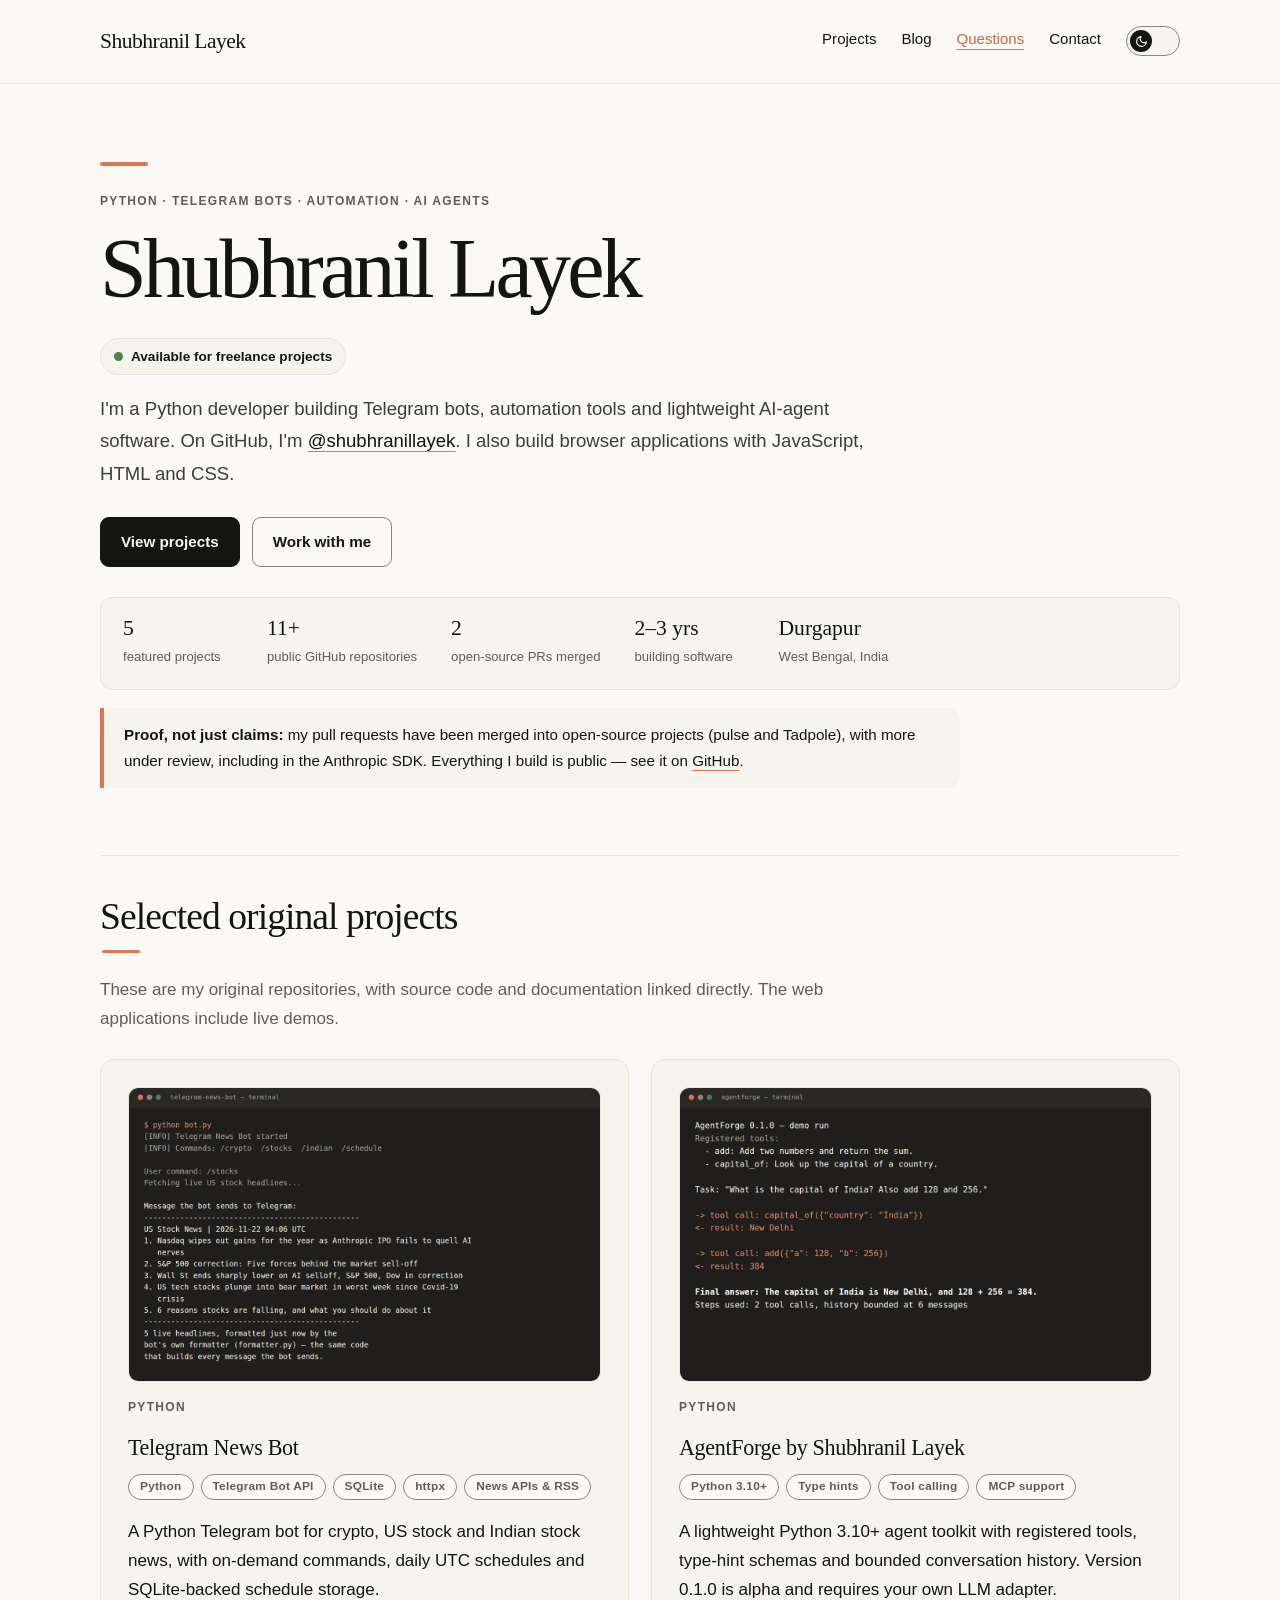
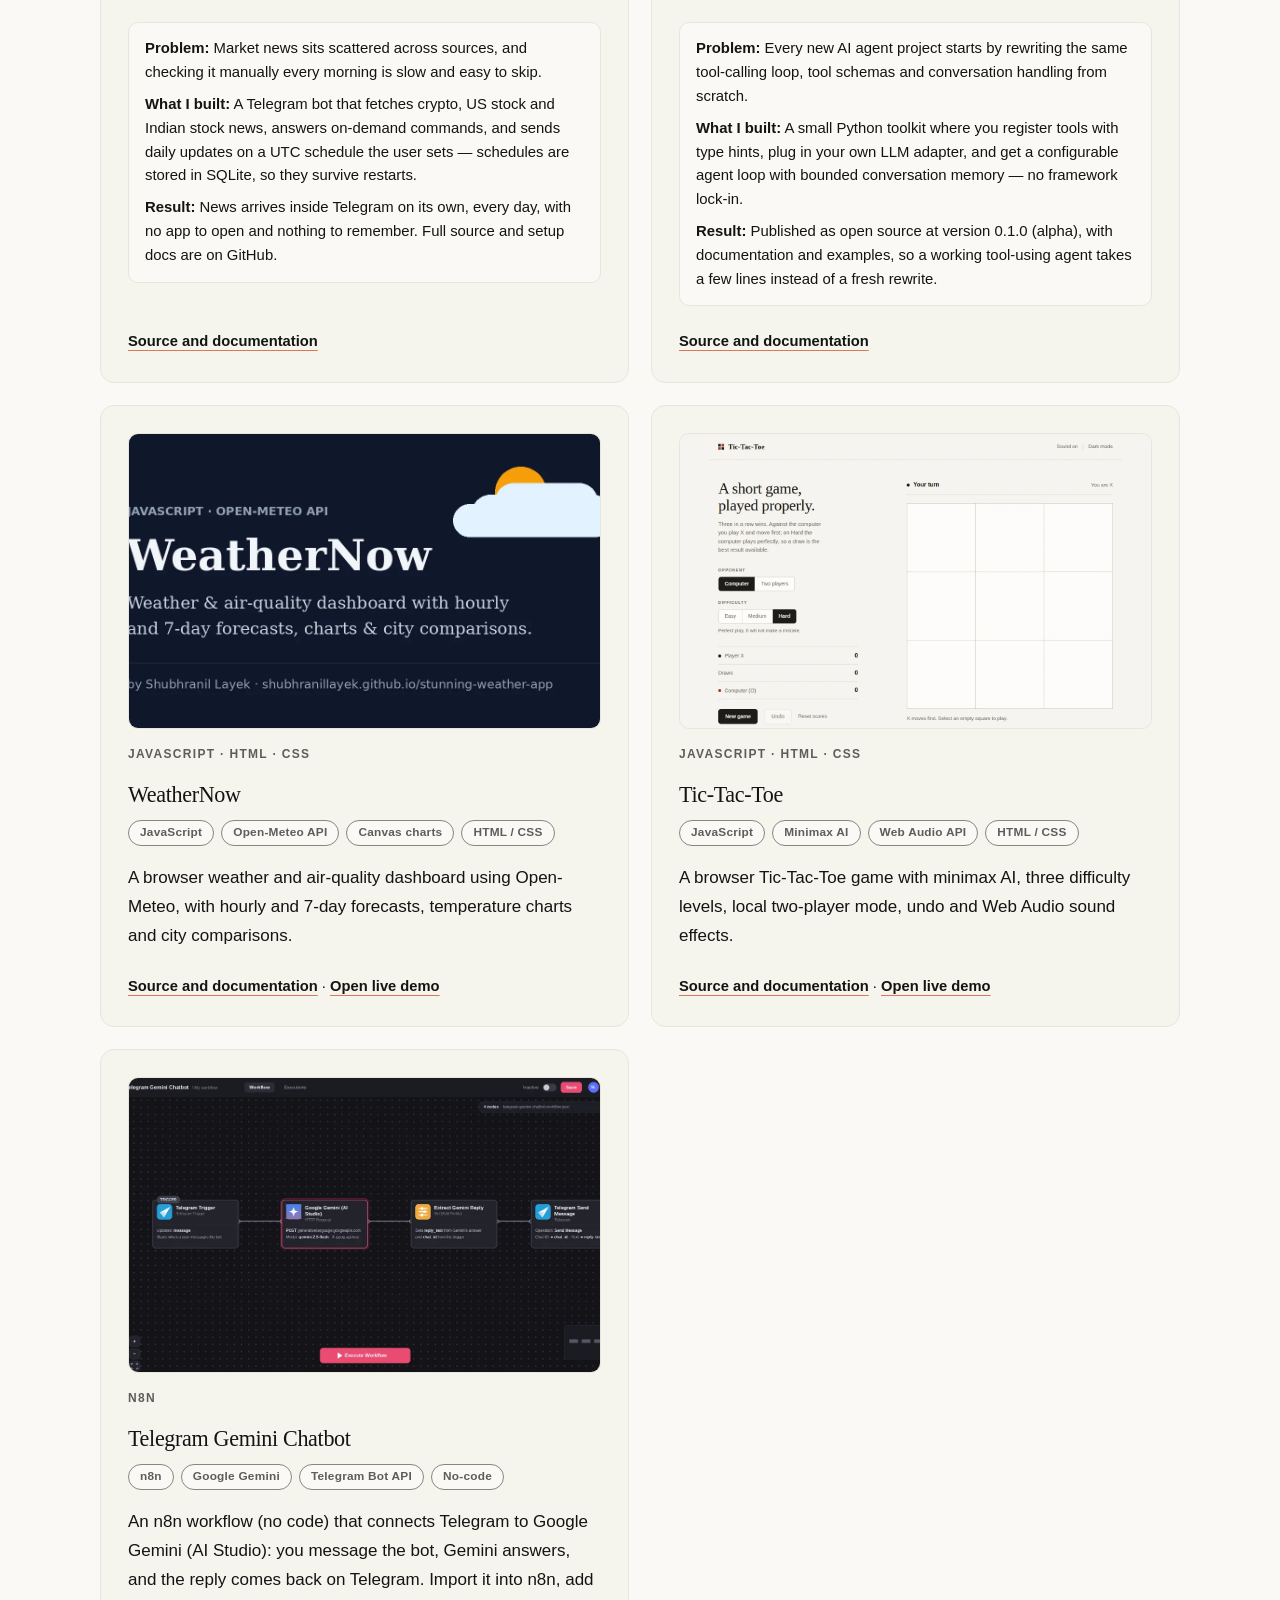
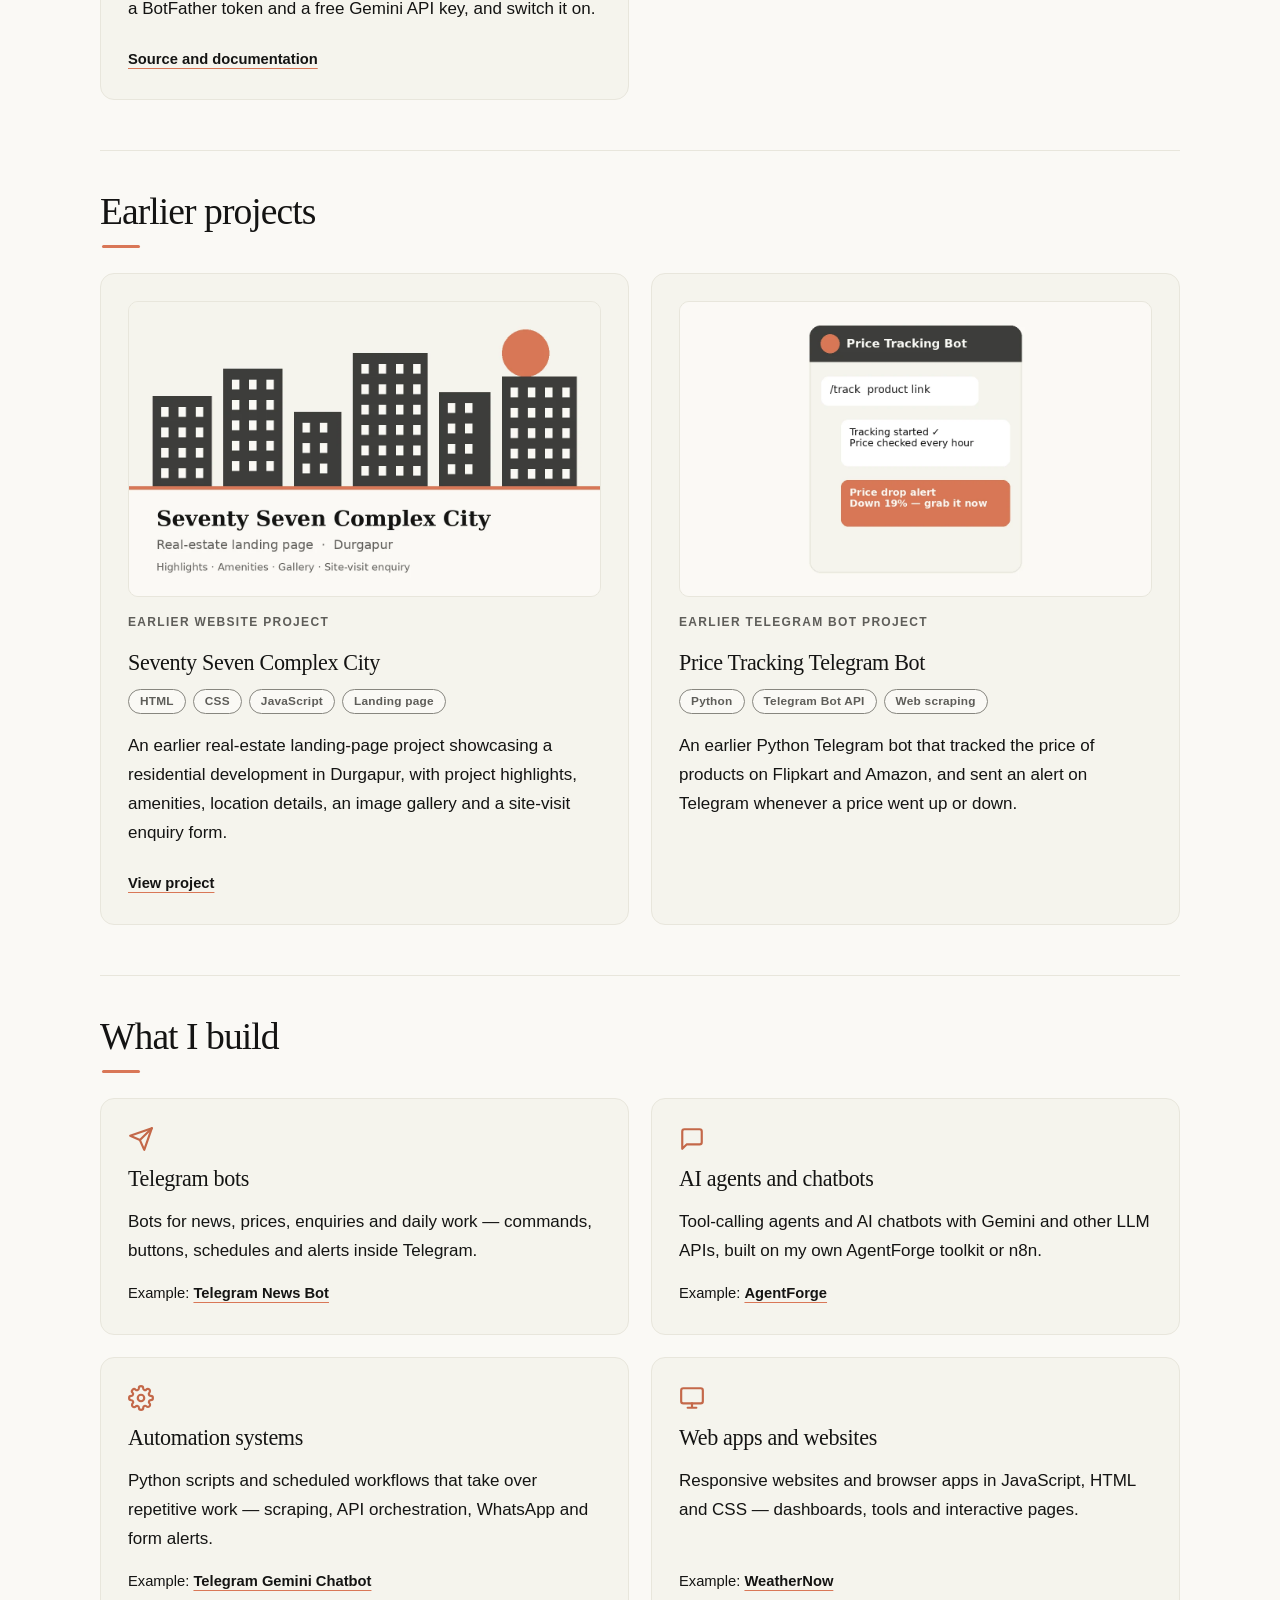
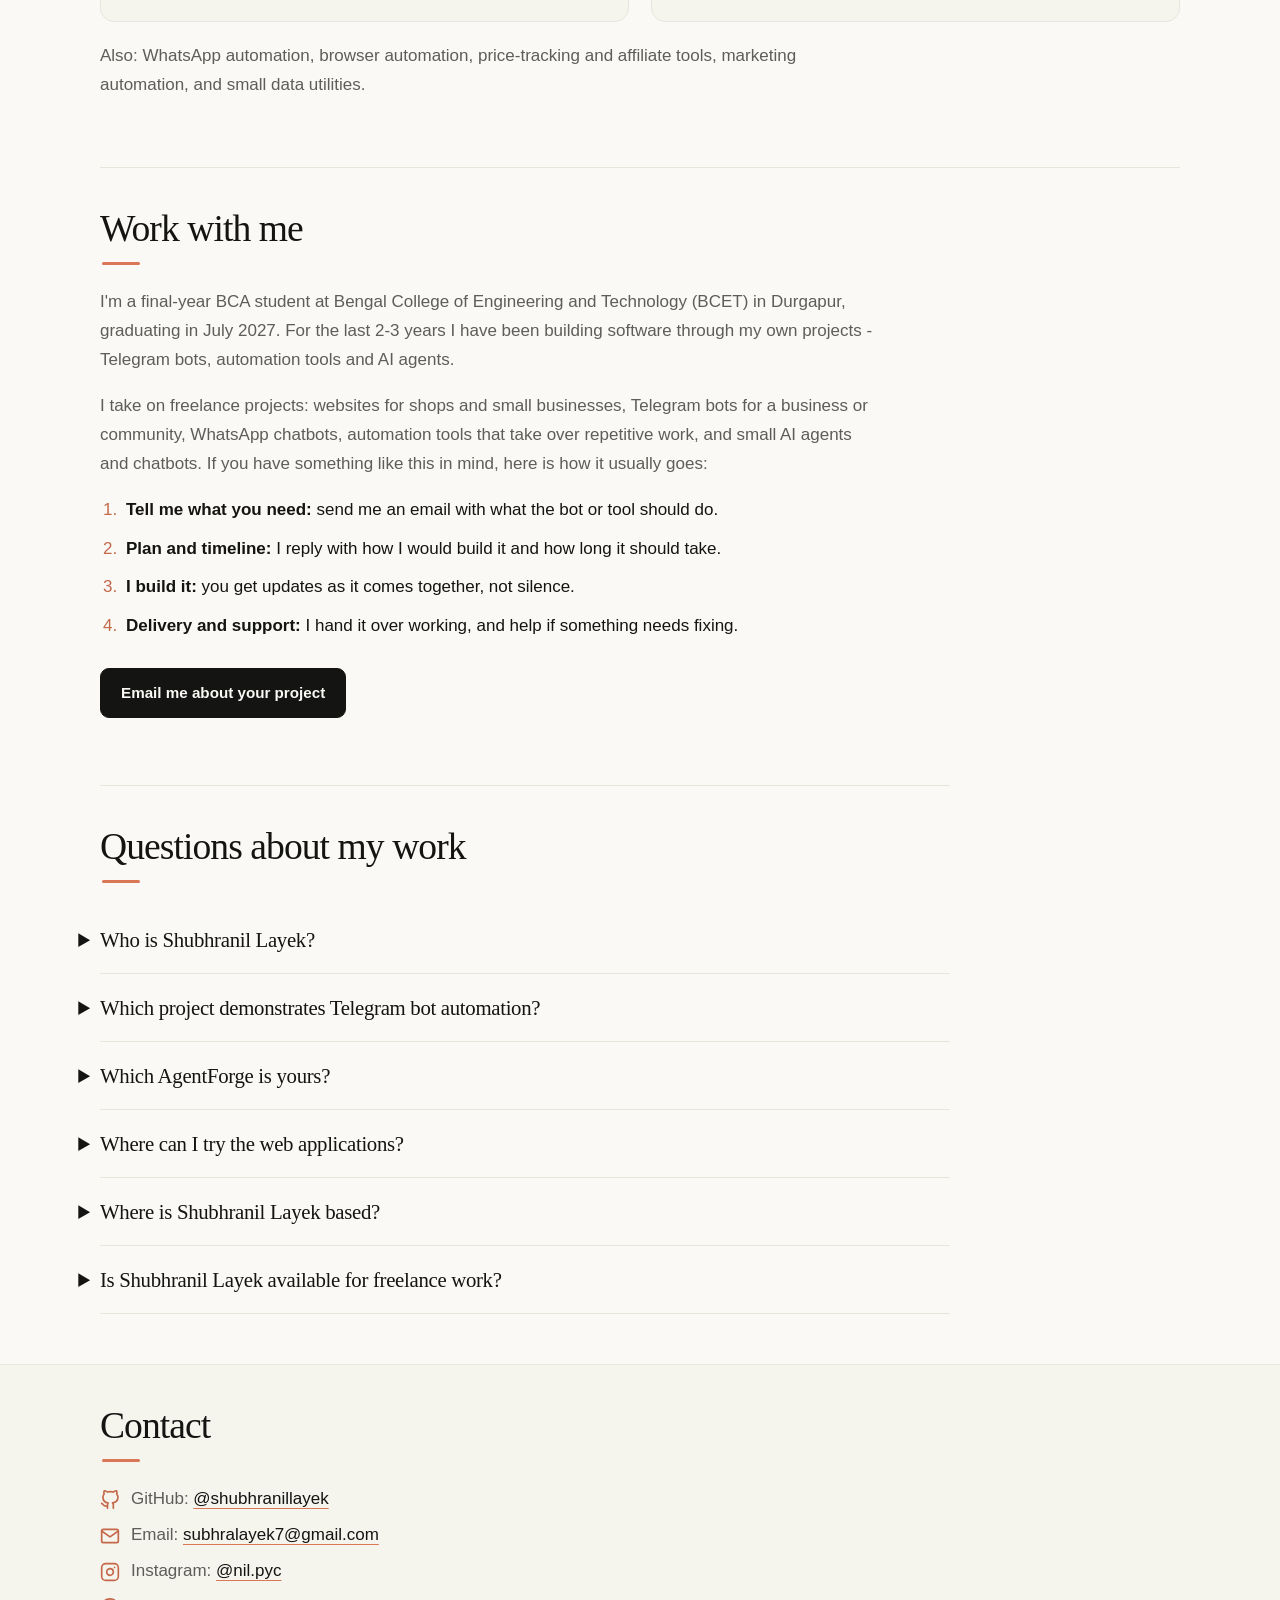
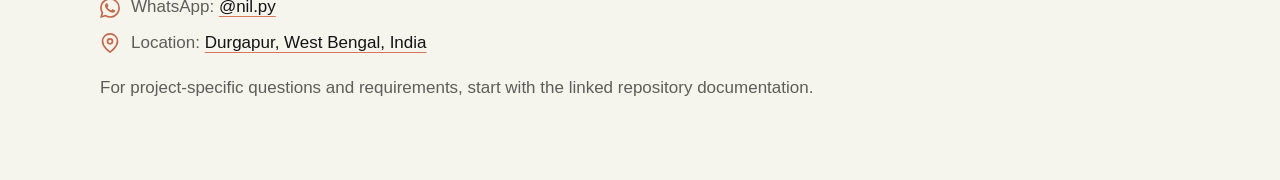
<file: index.html>
<!doctype html>
<html lang="en">
<head>
<link rel="icon" href="/favicon.ico" sizes="any">
<link rel="icon" type="image/png" sizes="32x32" href="/favicon-32x32.png">
<link rel="icon" type="image/png" sizes="16x16" href="/favicon-16x16.png">
<link rel="apple-touch-icon" sizes="180x180" href="/apple-touch-icon.png">
<!-- Google tag (gtag.js) -->
<script async src="https://www.googletagmanager.com/gtag/js?id=G-BCCZHYBK0B"></script>
<script>
  window.dataLayer = window.dataLayer || [];
  function gtag(){dataLayer.push(arguments);}
  gtag('js', new Date());

  gtag('config', 'G-BCCZHYBK0B');
</script>

<meta charset="utf-8">
<meta name="viewport" content="width=device-width, initial-scale=1">
<script>(function(){try{var t=localStorage.getItem("theme");if(t!=="dark"&&t!=="light"){t=window.matchMedia("(prefers-color-scheme: dark)").matches?"dark":"light";}document.documentElement.dataset.theme=t;}catch(e){document.documentElement.dataset.theme="light";}})();</script>
<title>Shubhranil Layek | Python &amp; Telegram Bot Developer, Durgapur</title>
<meta name="description" content="Python developer in Durgapur, West Bengal, building Telegram bots, automation tools and AI agents. Need a Telegram bot developer? See projects and demos.">
<meta name="author" content="Shubhranil Layek">
<meta name="theme-color" content="#faf9f5">
<link rel="canonical" href="https://shubhranillayek.github.io/">
<meta property="og:type" content="profile">
<meta property="og:title" content="Shubhranil Layek | Python &amp; Telegram Bot Developer, Durgapur">
<meta property="og:description" content="Python developer in Durgapur, West Bengal, building Telegram bots, automation tools and AI agents. Need a Telegram bot developer? See projects and demos.">
<meta property="og:url" content="https://shubhranillayek.github.io/">
<meta property="og:site_name" content="Shubhranil Layek">
<meta property="og:image" content="https://shubhranillayek.github.io/og-image.png">
<meta property="og:image:width" content="1200">
<meta property="og:image:height" content="630">
<meta property="og:image:alt" content="Shubhranil Layek — Python Developer, Telegram Bots and AI Agents">
<meta name="twitter:card" content="summary_large_image">
<meta name="twitter:image" content="https://shubhranillayek.github.io/og-image.png">
<meta name="twitter:image:alt" content="Shubhranil Layek — Python Developer, Telegram Bots and AI Agents">
<meta name="twitter:title" content="Shubhranil Layek | Python &amp; Telegram Bot Developer, Durgapur">
<meta name="twitter:description" content="Python developer in Durgapur, West Bengal, building Telegram bots, automation tools and AI agents. Need a Telegram bot developer? See projects and demos.">
<script type="application/ld+json">
{
  "@context": "https://schema.org",
  "@graph": [
    {
      "@type": "WebSite",
      "@id": "https://shubhranillayek.github.io/#website",
      "url": "https://shubhranillayek.github.io/",
      "name": "Shubhranil Layek",
      "publisher": {
        "@id": "https://shubhranillayek.github.io/#shubhranil-layek"
      },
      "inLanguage": "en"
    },
    {
      "@type": "ProfilePage",
      "@id": "https://shubhranillayek.github.io/#profile",
      "url": "https://shubhranillayek.github.io/",
      "name": "Shubhranil Layek — Python Developer, Telegram Bots and AI Agents",
      "mainEntity": {
        "@id": "https://shubhranillayek.github.io/#shubhranil-layek"
      },
      "isPartOf": {
        "@id": "https://shubhranillayek.github.io/#website"
      },
      "inLanguage": "en"
    },
    {
      "@type": "Person",
      "@id": "https://shubhranillayek.github.io/#shubhranil-layek",
      "name": "Shubhranil Layek",
      "alternateName": "shubhranillayek",
      "jobTitle": "Python Developer",
      "url": "https://shubhranillayek.github.io/",
      "email": "mailto:subhralayek7@gmail.com",
      "homeLocation": {
        "@type": "Place",
        "name": "Durgapur, West Bengal, India",
        "address": {
          "@type": "PostalAddress",
          "addressLocality": "Durgapur",
          "addressRegion": "West Bengal",
          "addressCountry": "IN"
        }
      },
      "sameAs": [
        "https://github.com/shubhranillayek",
        "https://www.instagram.com/nil.pyc/"
      ],
      "description": "Python developer based in Durgapur, West Bengal, India, building Telegram bots, automation tools and AI agents.",
      "knowsAbout": [
        "Python",
        "Telegram bots",
        "Telegram Bot API",
        "Automation",
        "AI agent tooling",
        "LLM tool-calling",
        "SQLite",
        "JavaScript",
        "AI chatbots",
        "WhatsApp automation",
        "Web chatbots",
        "Web scraping",
        "Browser automation",
        "OpenAI",
        "Gemini",
        "Price-tracking bots",
        "Affiliate marketing tools",
        "SaaS dashboards",
        "Marketing automation",
        "Shopify",
        "E-commerce tools"
      ]
    },
    {
      "@type": "FAQPage",
      "@id": "https://shubhranillayek.github.io/#faq",
      "mainEntity": [
        {
          "@type": "Question",
          "name": "Who is Shubhranil Layek?",
          "acceptedAnswer": {
            "@type": "Answer",
            "text": "Shubhranil Layek is the Python developer behind the GitHub account @shubhranillayek, with original projects in Telegram automation, AI-agent tooling and browser apps."
          }
        },
        {
          "@type": "Question",
          "name": "Which project demonstrates Telegram bot automation?",
          "acceptedAnswer": {
            "@type": "Answer",
            "text": "Telegram News Bot supports news commands and daily UTC schedules with SQLite-backed schedule storage. Its README explains configuration and deployment requirements."
          }
        },
        {
          "@type": "Question",
          "name": "Which AgentForge is yours?",
          "acceptedAnswer": {
            "@type": "Answer",
            "text": "My project is shubhranillayek/agentforge, a Python 3.10+ toolkit currently classified as alpha. It is a separate repository from other projects using the AgentForge name. You supply its LLM adapter; it is not a hosted AI service."
          }
        },
        {
          "@type": "Question",
          "name": "Where can I try the web applications?",
          "acceptedAnswer": {
            "@type": "Answer",
            "text": "Open WeatherNow for weather and air-quality views, or play Tic-Tac-Toe against minimax AI or a second player on one device."
          }
        },
        {
          "@type": "Question",
          "name": "Where is Shubhranil Layek based?",
          "acceptedAnswer": {
            "@type": "Answer",
            "text": "Shubhranil Layek is based in Durgapur, West Bengal, India, and builds open-source projects and client work remotely."
          }
        },
        {
          "@type": "Question",
          "name": "Is Shubhranil Layek available for freelance work?",
          "acceptedAnswer": {
            "@type": "Answer",
            "text": "Yes. He is open to freelance projects and collaborations involving Python automation, Telegram bots and AI agents. The fastest way to reach him is via GitHub (@shubhranillayek) or email at subhralayek7@gmail.com."
          }
        }
      ]
    },
    {
      "@type": "ItemList",
      "@id": "https://shubhranillayek.github.io/#projects",
      "name": "Selected original projects by Shubhranil Layek",
      "itemListElement": [
        {
          "@type": "ListItem",
          "position": 1,
          "item": {
            "@id": "https://github.com/shubhranillayek/telegram-news-bot#source"
          }
        },
        {
          "@type": "ListItem",
          "position": 2,
          "item": {
            "@id": "https://github.com/shubhranillayek/agentforge#source"
          }
        },
        {
          "@type": "ListItem",
          "position": 3,
          "item": {
            "@id": "https://github.com/shubhranillayek/stunning-weather-app#source"
          }
        },
        {
          "@type": "ListItem",
          "position": 4,
          "item": {
            "@id": "https://github.com/shubhranillayek/tic-tac-toe#source"
          }
        }
      ]
    },
    {
      "@type": "SoftwareSourceCode",
      "@id": "https://github.com/shubhranillayek/telegram-news-bot#source",
      "name": "Telegram News Bot",
      "description": "A Python Telegram bot for crypto, US stock and Indian stock news, with on-demand commands, daily UTC schedules and SQLite-backed schedule storage.",
      "url": "https://github.com/shubhranillayek/telegram-news-bot",
      "codeRepository": "https://github.com/shubhranillayek/telegram-news-bot",
      "programmingLanguage": [
        "Python"
      ],
      "author": {
        "@id": "https://shubhranillayek.github.io/#shubhranil-layek"
      },
      "license": "https://github.com/shubhranillayek/telegram-news-bot/blob/main/LICENSE"
    },
    {
      "@type": "SoftwareSourceCode",
      "@id": "https://github.com/shubhranillayek/agentforge#source",
      "name": "AgentForge by Shubhranil Layek",
      "description": "A lightweight Python 3.10+ agent toolkit with registered tools, type-hint schemas and bounded conversation history. Version 0.1.0 is alpha and requires your own LLM adapter.",
      "url": "https://github.com/shubhranillayek/agentforge",
      "codeRepository": "https://github.com/shubhranillayek/agentforge",
      "programmingLanguage": [
        "Python"
      ],
      "author": {
        "@id": "https://shubhranillayek.github.io/#shubhranil-layek"
      },
      "license": "https://github.com/shubhranillayek/agentforge/blob/main/LICENSE"
    },
    {
      "@type": "SoftwareSourceCode",
      "@id": "https://github.com/shubhranillayek/stunning-weather-app#source",
      "name": "WeatherNow",
      "description": "A browser weather and air-quality dashboard using Open-Meteo, with hourly and 7-day forecasts, temperature charts and city comparisons.",
      "url": "https://github.com/shubhranillayek/stunning-weather-app",
      "codeRepository": "https://github.com/shubhranillayek/stunning-weather-app",
      "programmingLanguage": [
        "JavaScript",
        "HTML",
        "CSS"
      ],
      "author": {
        "@id": "https://shubhranillayek.github.io/#shubhranil-layek"
      },
      "targetProduct": {
        "@type": "SoftwareApplication",
        "@id": "https://shubhranillayek.github.io/stunning-weather-app/#app",
        "name": "WeatherNow",
        "url": "https://shubhranillayek.github.io/stunning-weather-app/",
        "author": {
          "@id": "https://shubhranillayek.github.io/#shubhranil-layek"
        }
      }
    },
    {
      "@type": "SoftwareSourceCode",
      "@id": "https://github.com/shubhranillayek/tic-tac-toe#source",
      "name": "Tic-Tac-Toe",
      "description": "A browser Tic-Tac-Toe game with minimax AI, three difficulty levels, local two-player mode, undo and Web Audio sound effects.",
      "url": "https://github.com/shubhranillayek/tic-tac-toe",
      "codeRepository": "https://github.com/shubhranillayek/tic-tac-toe",
      "programmingLanguage": [
        "JavaScript",
        "HTML",
        "CSS"
      ],
      "author": {
        "@id": "https://shubhranillayek.github.io/#shubhranil-layek"
      },
      "license": "https://github.com/shubhranillayek/tic-tac-toe/blob/main/LICENSE",
      "targetProduct": {
        "@type": "SoftwareApplication",
        "@id": "https://shubhranillayek.github.io/tic-tac-toe/#app",
        "name": "Tic-Tac-Toe",
        "url": "https://shubhranillayek.github.io/tic-tac-toe/",
        "author": {
          "@id": "https://shubhranillayek.github.io/#shubhranil-layek"
        }
      }
    },
    {
      "@type": "ItemList",
      "@id": "https://shubhranillayek.github.io/#earlier-projects",
      "name": "Earlier projects by Shubhranil Layek",
      "itemListElement": [
        {
          "@type": "ListItem",
          "position": 1,
          "item": {
            "@id": "https://shubhranillayek.github.io/#seventy-seven-complex-city"
          }
        },
        {
          "@type": "ListItem",
          "position": 2,
          "item": {
            "@id": "https://shubhranillayek.github.io/#price-tracking-telegram-bot"
          }
        }
      ]
    },
    {
      "@type": "CreativeWork",
      "@id": "https://shubhranillayek.github.io/#seventy-seven-complex-city",
      "name": "Seventy Seven Complex City",
      "description": "An earlier real-estate landing-page project showcasing a residential development in Durgapur, with project highlights, amenities, location details, an image gallery and a site-visit enquiry form.",
      "url": "https://seventy-seven-complex-city.pages.dev/",
      "creator": {
        "@id": "https://shubhranillayek.github.io/#shubhranil-layek"
      }
    },
    {
      "@type": "CreativeWork",
      "@id": "https://shubhranillayek.github.io/#price-tracking-telegram-bot",
      "name": "Price Tracking Telegram Bot",
      "description": "An earlier Python Telegram bot that tracked the price of products on Flipkart and Amazon, and sent an alert on Telegram whenever a price went up or down.",
      "creator": {
        "@id": "https://shubhranillayek.github.io/#shubhranil-layek"
      }
    }
  ]
}
</script>
<style>
:root{
  --paper:#faf9f5;
  --panel:#f5f4ed;
  --ink:#141413;
  --muted:#5e5d59;
  --line:#e8e6dc;
  --line-strong:#87867f;
  --clay:#d97757;
  --clay-dark:#c46849;
  --charcoal:#3d3d3a;
  color-scheme:light;
}
*{box-sizing:border-box}
html{scroll-behavior:smooth;scroll-padding-top:6.5rem}
body{margin:0;background:var(--paper);color:var(--ink);font:17px/1.7 -apple-system,BlinkMacSystemFont,"Segoe UI",Arial,sans-serif;-webkit-font-smoothing:antialiased}
a{color:var(--ink);text-decoration-color:var(--clay);text-underline-offset:4px;text-decoration-thickness:1px;overflow-wrap:anywhere}
a:hover{color:var(--charcoal);text-decoration-thickness:2px}
a:focus-visible{outline:3px solid var(--clay-dark);outline-offset:5px;border-radius:2px}
.wrap{width:min(1080px,calc(100% - 48px));margin:auto}
.skip{position:fixed;left:1rem;top:-6rem;z-index:1000;padding:.6rem 1rem;background:var(--paper);border:1px solid var(--ink);border-radius:8px}
.skip:focus{top:1rem}
header{background:var(--paper);border-bottom:1px solid var(--line);position:sticky;top:0;z-index:60}
nav{display:flex;align-items:center;justify-content:space-between;gap:20px;flex-wrap:wrap;padding:23px 0}
nav>a{font-family:Georgia,"Times New Roman",serif;font-size:1.35rem;font-weight:400;text-decoration:none;letter-spacing:-.025em}
.navlinks{display:flex;gap:25px;flex-wrap:wrap;font-size:.94rem}
.navlinks a{text-decoration:none;font-weight:500}
.navlinks a:hover{text-decoration:underline;text-decoration-color:var(--clay)}
.hero{padding:78px 0 52px}
.hero::before{content:"";display:block;width:3rem;height:4px;margin-bottom:26px;background:var(--clay);border-radius:2px}
.eyebrow{font-size:.75rem;line-height:1.5;font-weight:650;text-transform:uppercase;letter-spacing:.11em;color:var(--muted)}
h1,h2,h3{font-family:Georgia,"Times New Roman",serif;font-weight:400}
h1{font-size:clamp(3rem,7.5vw,5.25rem);line-height:1.06;letter-spacing:-.045em;margin:14px 0 25px}
h2{font-size:clamp(1.85rem,4vw,2.35rem);line-height:1.2;letter-spacing:-.025em;margin:0 0 23px}
h3{font-size:1.38rem;line-height:1.3;letter-spacing:-.015em;margin:9px 0 15px}
p{margin-top:0}
.lead{font-size:1.16rem;line-height:1.75;max-width:780px;color:var(--charcoal)}
.actions{display:flex;gap:12px;flex-wrap:wrap;margin-top:27px}
.button{display:inline-block;padding:11px 20px;background:var(--ink);color:var(--paper);border:1px solid var(--ink);border-radius:9px;font-size:.95rem;font-weight:550;text-decoration:none;transition:background-color .15s ease,border-color .15s ease}
.button:hover{background:var(--charcoal);border-color:var(--charcoal);color:var(--paper);text-decoration:none}
.actions .button+.button{background:transparent;color:var(--ink);border-color:var(--line-strong)}
.actions .button+.button:hover{background:var(--line);border-color:var(--muted)}
.section{padding:30px 0 44px}
.section>p{max-width:780px;color:var(--muted)}
.grid{display:grid;grid-template-columns:repeat(2,minmax(0,1fr));gap:22px;margin-top:25px}
.card{padding:27px;background:var(--panel);border:1px solid var(--line);border-radius:14px;box-shadow:none}
.card .eyebrow{margin-bottom:9px}
.card p{margin-bottom:18px}
.card .links{font-size:.92rem;margin-bottom:0;line-height:1.8}
.card .links a{font-weight:550}.card{position:relative}.card .links a.card-main::after{content:"";position:absolute;inset:0;border-radius:14px}.card a:not(.card-main){position:relative;z-index:2}
.focus{padding-left:22px}
.focus li{margin:10px 0;padding-left:4px}
.focus li::marker{color:var(--clay-dark)}
.faq{max-width:850px}
.faq article{padding:20px 0;border-bottom:1px solid var(--line)}
.faq article h3{margin-top:0}
.faq article p{margin-bottom:3px}
.muted{color:var(--muted)}
@media(max-width:680px){
  .wrap{width:calc(100% - 32px)}
  nav{padding:19px 0;gap:15px}
  .navlinks{gap:20px}
  .hero{padding-top:45px;padding-bottom:37px}
  .grid{grid-template-columns:1fr;gap:17px}
  .card{padding:23px}
  .lead{font-size:1.08rem}
}
@media(prefers-reduced-motion:reduce){html{scroll-behavior:auto}.button{transition:none}}

:root[data-theme="dark"]{
  --paper:#1f1e1b;
  --panel:#292825;
  --ink:#f5f4ee;
  --muted:#a6a29a;
  --line:#3b3a35;
  --line-strong:#6e6a61;
  --clay-dark:#e08a6a;
  --charcoal:#d8d5cc;
  color-scheme:dark;
}
.theme-switch{flex:none;width:54px;height:30px;padding:0;border:1px solid var(--line-strong);border-radius:999px;background:var(--panel);cursor:pointer;position:relative;vertical-align:middle;transition:background-color .3s ease,border-color .3s ease}
.theme-switch:focus-visible{outline:3px solid var(--clay-dark);outline-offset:3px}
.theme-switch .ts-knob{position:absolute;top:50%;left:3px;width:22px;height:22px;margin-top:-11px;border-radius:50%;background:var(--ink);transition:transform .45s cubic-bezier(.55,.06,.25,1.15),background-color .3s ease}
:root[data-theme="dark"] .theme-switch .ts-knob{transform:translateX(24px);background:var(--clay)}
.theme-switch svg{position:absolute;top:50%;left:50%;width:13px;height:13px;margin:-6.5px 0 0 -6.5px;fill:none;stroke-width:2.2;stroke-linecap:round;stroke-linejoin:round;transition:opacity .25s ease,transform .45s ease}
.theme-switch .ts-moon{stroke:var(--paper);opacity:1;transform:rotate(0deg) scale(1)}
.theme-switch .ts-sun{stroke:#1f1e1b;opacity:0;transform:rotate(90deg) scale(.4)}
:root[data-theme="dark"] .theme-switch .ts-moon{opacity:0;transform:rotate(-90deg) scale(.4)}
:root[data-theme="dark"] .theme-switch .ts-sun{opacity:1;transform:rotate(0deg) scale(1)}
::view-transition-old(root),::view-transition-new(root){animation:none;mix-blend-mode:normal}
html.theming,html.theming *,html.theming *::before,html.theming *::after{transition:background-color .45s ease,color .45s ease,border-color .45s ease!important}
@media(prefers-reduced-motion:reduce){.theme-switch .ts-knob,.theme-switch svg{transition:none}}
.contact-list{list-style:none;margin:0 0 16px;padding:0;max-width:780px;color:var(--muted)}
.contact-list li{display:flex;align-items:center;gap:11px;margin:7px 0}
.contact-list svg{flex:none;color:var(--clay-dark)}
.navlinks a.active{color:var(--clay-dark);text-decoration:underline;text-decoration-color:var(--clay);text-underline-offset:5px}
.button.small{padding:7px 14px;font-size:.88rem}
.badge{display:inline-flex;align-items:center;gap:8px;padding:6px 13px;margin:0 0 18px;border:1px solid var(--line);border-radius:999px;background:var(--panel);font-size:.85rem;font-weight:550}
.badge .dot{width:9px;height:9px;border-radius:50%;background:#4c8055;flex:none}
.hero-flex{display:flex;gap:36px;align-items:flex-start;justify-content:space-between}
.hero-photo{width:132px;height:132px;border-radius:50%;object-fit:cover;border:3px solid var(--clay);flex:none;margin-top:10px}
.stats{display:flex;flex-wrap:wrap;gap:14px 34px;margin-top:30px;padding:18px 22px;background:var(--panel);border:1px solid var(--line);border-radius:12px}
.stats div{min-width:110px}
.stats b{display:block;font-family:Georgia,"Times New Roman",serif;font-size:1.35rem;font-weight:400;line-height:1.2}
.stats span{font-size:.82rem;color:var(--muted)}
.proof{margin-top:18px;padding:14px 20px;border-left:4px solid var(--clay);background:var(--panel);border-radius:0 12px 12px 0;font-size:.95rem;max-width:860px}
.card-img{width:100%;height:auto;border-radius:10px;border:1px solid var(--line);margin-bottom:16px;display:block}
.case{margin:0 0 18px;padding:14px 16px;background:var(--paper);border:1px solid var(--line);border-radius:10px;font-size:.93rem;line-height:1.6}
.case p{margin:0 0 8px}
.case p:last-child{margin-bottom:0}
.services{display:grid;grid-template-columns:repeat(2,minmax(0,1fr));gap:22px;margin-top:25px}
.service svg{color:var(--clay-dark);margin-bottom:4px}
.service p{margin-bottom:10px}
.faq details{padding:20px 0;border-bottom:1px solid var(--line)}
.faq summary{cursor:pointer;font-family:Georgia,"Times New Roman",serif;font-size:1.3rem;line-height:1.3;letter-spacing:-.015em;list-style-position:outside}
.faq summary:hover{color:var(--clay-dark)}
.faq details p{margin:12px 0 3px}
.about-photo{width:104px;height:104px;border-radius:50%;object-fit:cover;border:3px solid var(--clay);margin-bottom:20px;display:block}
@media(max-width:680px){.hero-flex{flex-direction:column-reverse;gap:8px}.hero-photo{width:104px;height:104px}.services{grid-template-columns:1fr}}

/* --- Professional polish pass, 22 Nov 2026 --- */
::selection{background:var(--clay);color:#fff}
.section{padding:38px 0 50px;border-top:1px solid var(--line)}
.section h2{position:relative;padding-bottom:14px}
.section h2::after{content:"";position:absolute;left:2px;bottom:0;width:2.4rem;height:3px;background:var(--clay);border-radius:2px}
.card{display:flex;flex-direction:column;transition:transform .18s ease,box-shadow .18s ease,border-color .18s ease}
.card:hover{transform:translateY(-3px);border-color:var(--line-strong);box-shadow:0 12px 30px rgba(20,20,19,.10)}
:root[data-theme="dark"] .card:hover{box-shadow:0 12px 30px rgba(0,0,0,.5)}
.card .links{margin-top:auto;padding-top:4px}
.card-img{aspect-ratio:16/10;object-fit:cover}
.chips{display:flex;flex-wrap:wrap;gap:7px;margin:-4px 0 16px;padding:0;list-style:none}
.chip{font-size:.74rem;font-weight:600;letter-spacing:.02em;line-height:1.5;padding:3px 11px;border:1px solid var(--line-strong);border-radius:999px;color:var(--muted);background:var(--paper);white-space:nowrap}
.badge .dot{position:relative}
.badge .dot::after{content:"";position:absolute;inset:-5px;border-radius:50%;border:2px solid #4c8055;opacity:0;animation:badge-pulse 2.2s ease-out infinite}
@keyframes badge-pulse{0%{transform:scale(.5);opacity:.7}70%{transform:scale(1.3);opacity:0}100%{transform:scale(1.3);opacity:0}}
#contact{background:var(--panel);margin-left:calc(50% - 50vw);margin-right:calc(50% - 50vw);padding-left:calc(50vw - 50%);padding-right:calc(50vw - 50%);padding-bottom:60px}
body{overflow-x:clip}
@media(prefers-reduced-motion:reduce){.badge .dot::after{animation:none;display:none}.card{transition:none}.card:hover{transform:none}}
</style>
</head>
<body>
<a class="skip" href="#main">Skip to content</a>
<header><nav class="wrap" aria-label="Main navigation"><a href="https://shubhranillayek.github.io/">Shubhranil Layek</a><div class="navlinks"><a href="#projects">Projects</a><a href="https://shubhranillayek.github.io/blog/">Blog</a><a href="#questions">Questions</a><a href="#contact">Contact</a><button class="theme-switch" type="button" role="switch" aria-checked="false" aria-label="Dark mode" title="Toggle dark mode"><span class="ts-knob"><svg class="ts-moon" viewBox="0 0 24 24" aria-hidden="true"><path d="M21 12.8A9 9 0 1 1 11.2 3a7 7 0 0 0 9.8 9.8z"/></svg><svg class="ts-sun" viewBox="0 0 24 24" aria-hidden="true"><circle cx="12" cy="12" r="4"/><path d="M12 2v2M12 20v2M4.9 4.9l1.4 1.4M17.7 17.7l1.4 1.4M2 12h2M20 12h2M4.9 19.1l1.4-1.4M17.7 6.3l1.4-1.4"/></svg></span></button></div></nav></header>
<main id="main" class="wrap">
<section class="hero" aria-labelledby="intro-title"><div class="hero-flex"><div><p class="eyebrow">Python · Telegram bots · Automation · AI agents</p><h1 id="intro-title">Shubhranil Layek</h1><p class="badge"><span class="dot" aria-hidden="true"></span>Available for freelance projects</p><p class="lead">I'm a Python developer building Telegram bots, automation tools and lightweight AI-agent software. On GitHub, I'm <a href="https://github.com/shubhranillayek" rel="me">@shubhranillayek</a>. I also build browser applications with JavaScript, HTML and CSS.</p><div class="actions"><a class="button" href="#projects">View projects</a><a class="button" href="#work-with-me">Work with me</a></div></div></div><div class="stats"><div><b>5</b><span>featured projects</span></div><div><b>11+</b><span>public GitHub repositories</span></div><div><b>2</b><span>open-source PRs merged</span></div><div><b>2–3 yrs</b><span>building software</span></div><div><b>Durgapur</b><span>West Bengal, India</span></div></div><p class="proof"><strong>Proof, not just claims:</strong> my pull requests have been merged into open-source projects (pulse and Tadpole), with more under review, including in the Anthropic SDK. Everything I build is public — see it on <a href="https://github.com/shubhranillayek">GitHub</a>.</p></section>
<section class="section" aria-labelledby="projects-title" id="projects"><h2 id="projects-title">Selected original projects</h2><p>These are my original repositories, with source code and documentation linked directly. The web applications include live demos.</p><div class="grid"><article class="card" id="telegram-news-bot"><img class="card-img" src="assets/img/newsbot-run.webp" alt="Terminal capture of the Telegram News Bot running locally — a /stocks command fetching live US stock headlines and formatting them into the message the bot sends to Telegram" width="1200" height="750" loading="lazy"><p class="eyebrow">Python</p><h3>Telegram News Bot</h3><p class="chips"><span class="chip">Python</span><span class="chip">Telegram Bot API</span><span class="chip">SQLite</span><span class="chip">httpx</span><span class="chip">News APIs &amp; RSS</span></p><p>A Python Telegram bot for crypto, US stock and Indian stock news, with on-demand commands, daily UTC schedules and SQLite-backed schedule storage.</p><div class="case"><p><strong>Problem:</strong> Market news sits scattered across sources, and checking it manually every morning is slow and easy to skip.</p><p><strong>What I built:</strong> A Telegram bot that fetches crypto, US stock and Indian stock news, answers on-demand commands, and sends daily updates on a UTC schedule the user sets — schedules are stored in SQLite, so they survive restarts.</p><p><strong>Result:</strong> News arrives inside Telegram on its own, every day, with no app to open and nothing to remember. Full source and setup docs are on GitHub.</p></div><p class="links"><a class="card-main" href="https://github.com/shubhranillayek/telegram-news-bot">Source and documentation</a></p></article><article class="card" id="agentforge"><img class="card-img" src="assets/img/agentforge-run.webp" alt="Terminal capture of AgentForge running locally — an agent registering two tools, calling them step by step and returning a final answer" width="1200" height="750" loading="lazy"><p class="eyebrow">Python</p><h3>AgentForge by Shubhranil Layek</h3><p class="chips"><span class="chip">Python 3.10+</span><span class="chip">Type hints</span><span class="chip">Tool calling</span><span class="chip">MCP support</span></p><p>A lightweight Python 3.10+ agent toolkit with registered tools, type-hint schemas and bounded conversation history. Version 0.1.0 is alpha and requires your own LLM adapter.</p><div class="case"><p><strong>Problem:</strong> Every new AI agent project starts by rewriting the same tool-calling loop, tool schemas and conversation handling from scratch.</p><p><strong>What I built:</strong> A small Python toolkit where you register tools with type hints, plug in your own LLM adapter, and get a configurable agent loop with bounded conversation memory — no framework lock-in.</p><p><strong>Result:</strong> Published as open source at version 0.1.0 (alpha), with documentation and examples, so a working tool-using agent takes a few lines instead of a fresh rewrite.</p></div><p class="links"><a class="card-main" href="https://github.com/shubhranillayek/agentforge">Source and documentation</a></p></article><article class="card" id="stunning-weather-app"><img class="card-img" src="assets/img/weathernow.webp" alt="WeatherNow project graphic — a weather and air-quality dashboard with hourly and 7-day forecasts, charts and city comparisons" width="1200" height="630" loading="lazy"><p class="eyebrow">JavaScript · HTML · CSS</p><h3>WeatherNow</h3><p class="chips"><span class="chip">JavaScript</span><span class="chip">Open-Meteo API</span><span class="chip">Canvas charts</span><span class="chip">HTML / CSS</span></p><p>A browser weather and air-quality dashboard using Open-Meteo, with hourly and 7-day forecasts, temperature charts and city comparisons.</p><p class="links"><a class="card-main" href="https://github.com/shubhranillayek/stunning-weather-app">Source and documentation</a> <span aria-hidden="true">·</span> <a href="https://shubhranillayek.github.io/stunning-weather-app/">Open live demo</a></p></article><article class="card" id="tic-tac-toe"><img class="card-img" src="assets/img/tic-tac-toe.webp" alt="Screenshot of the Tic-Tac-Toe game running in the browser, with difficulty levels, score tracking and the empty board ready to play" width="1280" height="800" loading="lazy"><p class="eyebrow">JavaScript · HTML · CSS</p><h3>Tic-Tac-Toe</h3><p class="chips"><span class="chip">JavaScript</span><span class="chip">Minimax AI</span><span class="chip">Web Audio API</span><span class="chip">HTML / CSS</span></p><p>A browser Tic-Tac-Toe game with minimax AI, three difficulty levels, local two-player mode, undo and Web Audio sound effects.</p><p class="links"><a class="card-main" href="https://github.com/shubhranillayek/tic-tac-toe">Source and documentation</a> <span aria-hidden="true">·</span> <a href="https://shubhranillayek.github.io/tic-tac-toe/">Open live demo</a></p></article><article class="card" id="telegram-gemini-chatbot"><img class="card-img" src="assets/img/telegram-gemini-chatbot.webp" alt="Screenshot of the Telegram Gemini Chatbot workflow in n8n — a Telegram trigger, the Google Gemini node, a reply extraction step and the Telegram send step" width="1200" height="675" loading="lazy"><p class="eyebrow">n8n</p><h3>Telegram Gemini Chatbot</h3><p class="chips"><span class="chip">n8n</span><span class="chip">Google Gemini</span><span class="chip">Telegram Bot API</span><span class="chip">No-code</span></p><p>An n8n workflow (no code) that connects Telegram to Google Gemini (AI Studio): you message the bot, Gemini answers, and the reply comes back on Telegram. Import it into n8n, add a BotFather token and a free Gemini API key, and switch it on.</p><p class="links"><a class="card-main" href="https://github.com/shubhranillayek/telegram-gemini-chatbot">Source and documentation</a></p></article></div></section>
<section class="section" aria-labelledby="earlier-projects-title" id="earlier-projects"><h2 id="earlier-projects-title">Earlier projects</h2><div class="grid"><article class="card" id="seventy-seven-complex-city"><img class="card-img" src="assets/img/seventy-seven-complex-city.webp" alt="Project graphic for Seventy Seven Complex City — a real-estate landing page for a residential development in Durgapur, with highlights, amenities, a gallery and a site-visit enquiry form" width="1200" height="750" loading="lazy"><p class="eyebrow">Earlier website project</p><h3>Seventy Seven Complex City</h3><p class="chips"><span class="chip">HTML</span><span class="chip">CSS</span><span class="chip">JavaScript</span><span class="chip">Landing page</span></p><p>An earlier real-estate landing-page project showcasing a residential development in Durgapur, with project highlights, amenities, location details, an image gallery and a site-visit enquiry form.</p><p class="links"><a class="card-main" href="https://seventy-seven-complex-city.pages.dev/">View project</a></p></article><article class="card" id="price-tracking-telegram-bot"><img class="card-img" src="assets/img/price-tracking-bot.webp" alt="Project graphic for the Price Tracking Telegram Bot — a chat window showing a /track command, hourly price checks and a price-drop alert" width="1200" height="750" loading="lazy"><p class="eyebrow">Earlier Telegram bot project</p><h3>Price Tracking Telegram Bot</h3><p class="chips"><span class="chip">Python</span><span class="chip">Telegram Bot API</span><span class="chip">Web scraping</span></p><p>An earlier Python Telegram bot that tracked the price of products on Flipkart and Amazon, and sent an alert on Telegram whenever a price went up or down.</p></article></div></section>
<section class="section" aria-labelledby="focus-title"><h2 id="focus-title">What I build</h2><div class="services"><article class="card service"><svg width="26" height="26" viewBox="0 0 24 24" aria-hidden="true" focusable="false" fill="none" stroke="currentColor" stroke-width="2" stroke-linecap="round" stroke-linejoin="round"><path d="M22 2 11 13"/><path d="M22 2 15 22l-4-9-9-4z"/></svg><h3>Telegram bots</h3><p>Bots for news, prices, enquiries and daily work — commands, buttons, schedules and alerts inside Telegram.</p><p class="links">Example: <a href="#telegram-news-bot">Telegram News Bot</a></p></article><article class="card service"><svg width="26" height="26" viewBox="0 0 24 24" aria-hidden="true" focusable="false" fill="none" stroke="currentColor" stroke-width="2" stroke-linecap="round" stroke-linejoin="round"><path d="M21 15a2 2 0 0 1-2 2H7l-4 4V5a2 2 0 0 1 2-2h14a2 2 0 0 1 2 2z"/></svg><h3>AI agents and chatbots</h3><p>Tool-calling agents and AI chatbots with Gemini and other LLM APIs, built on my own AgentForge toolkit or n8n.</p><p class="links">Example: <a href="#agentforge">AgentForge</a></p></article><article class="card service"><svg width="26" height="26" viewBox="0 0 24 24" aria-hidden="true" focusable="false" fill="none" stroke="currentColor" stroke-width="2" stroke-linecap="round" stroke-linejoin="round"><circle cx="12" cy="12" r="3"/><path d="M19.4 15a1.65 1.65 0 0 0 .33 1.82l.06.06a2 2 0 1 1-2.83 2.83l-.06-.06a1.65 1.65 0 0 0-1.82-.33 1.65 1.65 0 0 0-1 1.51V21a2 2 0 1 1-4 0v-.09A1.65 1.65 0 0 0 9 19.4a1.65 1.65 0 0 0-1.82.33l-.06.06a2 2 0 1 1-2.83-2.83l.06-.06a1.65 1.65 0 0 0 .33-1.82 1.65 1.65 0 0 0-1.51-1H3a2 2 0 1 1 0-4h.09A1.65 1.65 0 0 0 4.6 9a1.65 1.65 0 0 0-.33-1.82l-.06-.06a2 2 0 1 1 2.83-2.83l.06.06a1.65 1.65 0 0 0 1.82.33H9a1.65 1.65 0 0 0 1-1.51V3a2 2 0 1 1 4 0v.09a1.65 1.65 0 0 0 1 1.51 1.65 1.65 0 0 0 1.82-.33l.06-.06a2 2 0 1 1 2.83 2.83l-.06.06a1.65 1.65 0 0 0-.33 1.82V9a1.65 1.65 0 0 0 1.51 1H21a2 2 0 1 1 0 4h-.09a1.65 1.65 0 0 0-1.51 1z"/></svg><h3>Automation systems</h3><p>Python scripts and scheduled workflows that take over repetitive work — scraping, API orchestration, WhatsApp and form alerts.</p><p class="links">Example: <a href="#telegram-gemini-chatbot">Telegram Gemini Chatbot</a></p></article><article class="card service"><svg width="26" height="26" viewBox="0 0 24 24" aria-hidden="true" focusable="false" fill="none" stroke="currentColor" stroke-width="2" stroke-linecap="round" stroke-linejoin="round"><rect x="2" y="3" width="20" height="14" rx="2"/><path d="M8 21h8M12 17v4"/></svg><h3>Web apps and websites</h3><p>Responsive websites and browser apps in JavaScript, HTML and CSS — dashboards, tools and interactive pages.</p><p class="links">Example: <a href="#stunning-weather-app">WeatherNow</a></p></article></div><p class="muted" style="margin-top:20px">Also: WhatsApp automation, browser automation, price-tracking and affiliate tools, marketing automation, and small data utilities.</p></section>
<section class="section" aria-labelledby="work-title" id="work-with-me"><h2 id="work-title">Work with me</h2><p>I'm a final-year BCA student at Bengal College of Engineering and Technology (BCET) in Durgapur, graduating in July 2027. For the last 2-3 years I have been building software through my own projects - Telegram bots, automation tools and AI agents.</p><p>I take on freelance projects: websites for shops and small businesses, Telegram bots for a business or community, WhatsApp chatbots, automation tools that take over repetitive work, and small AI agents and chatbots. If you have something like this in mind, here is how it usually goes:</p><ol class="focus"><li><strong>Tell me what you need:</strong> send me an email with what the bot or tool should do.</li><li><strong>Plan and timeline:</strong> I reply with how I would build it and how long it should take.</li><li><strong>I build it:</strong> you get updates as it comes together, not silence.</li><li><strong>Delivery and support:</strong> I hand it over working, and help if something needs fixing.</li></ol><p class="actions"><a class="button" href="mailto:subhralayek7@gmail.com">Email me about your project</a></p></section>
<section class="section faq" aria-labelledby="questions-title" id="questions"><h2 id="questions-title">Questions about my work</h2><details><summary>Who is Shubhranil Layek?</summary><p>Shubhranil Layek is the Python developer behind the GitHub account <a href="https://github.com/shubhranillayek">@shubhranillayek</a>, with original projects in Telegram automation, AI-agent tooling and browser apps.</p></details><details><summary>Which project demonstrates Telegram bot automation?</summary><p><a href="https://github.com/shubhranillayek/telegram-news-bot">Telegram News Bot</a> supports news commands and daily UTC schedules with SQLite-backed schedule storage. Its README explains configuration and deployment requirements.</p></details><details><summary>Which AgentForge is yours?</summary><p>My project is <a href="https://github.com/shubhranillayek/agentforge">shubhranillayek/agentforge</a>, a Python 3.10+ toolkit currently classified as alpha. It is a separate repository from other projects using the AgentForge name. You supply its LLM adapter; it is not a hosted AI service.</p></details><details><summary>Where can I try the web applications?</summary><p>Open <a href="https://shubhranillayek.github.io/stunning-weather-app/">WeatherNow</a> for weather and air-quality views, or play <a href="https://shubhranillayek.github.io/tic-tac-toe/">Tic-Tac-Toe</a> against minimax AI or a second player on one device.</p></details><details><summary>Where is Shubhranil Layek based?</summary><p>Shubhranil Layek is based in Durgapur, West Bengal, India, and builds open-source projects and client work remotely.</p></details><details><summary>Is Shubhranil Layek available for freelance work?</summary><p>Yes. He is open to freelance projects and collaborations involving Python automation, Telegram bots and AI agents. The fastest way to reach him is via GitHub (<a href="https://github.com/shubhranillayek">@shubhranillayek</a>) or email at <a href="mailto:subhralayek7@gmail.com">subhralayek7@gmail.com</a>.</p></details></section>
<section class="section" aria-labelledby="contact-title" id="contact"><h2 id="contact-title">Contact</h2><ul class="contact-list"><li><svg width="20" height="20" viewBox="0 0 24 24" aria-hidden="true" focusable="false" fill="none" stroke="currentColor" stroke-width="2" stroke-linecap="round" stroke-linejoin="round"><path d="M9 19c-5 1.5-5-2.5-7-3m14 6v-3.87a3.37 3.37 0 0 0-.94-2.61c3.14-.35 6.44-1.54 6.44-7A5.44 5.44 0 0 0 20 4.77 5.07 5.07 0 0 0 19.91 1S18.73.65 16 2.48a13.38 13.38 0 0 0-7 0C6.27.65 5.09 1 5.09 1A5.07 5.07 0 0 0 5 4.77a5.44 5.44 0 0 0-1.5 3.78c0 5.42 3.3 6.61 6.44 7A3.37 3.37 0 0 0 9 18.13V22"></path></svg><span>GitHub: <a href="https://github.com/shubhranillayek" rel="me">@shubhranillayek</a></span></li><li><svg width="20" height="20" viewBox="0 0 24 24" aria-hidden="true" focusable="false" fill="none" stroke="currentColor" stroke-width="2" stroke-linecap="round" stroke-linejoin="round"><path d="M4 4h16c1.1 0 2 .9 2 2v12c0 1.1-.9 2-2 2H4c-1.1 0-2-.9-2-2V6c0-1.1.9-2 2-2z"></path><polyline points="22,6 12,13 2,6"></polyline></svg><span>Email: <a href="mailto:subhralayek7@gmail.com">subhralayek7@gmail.com</a></span></li><li><svg width="20" height="20" viewBox="0 0 24 24" aria-hidden="true" focusable="false" fill="none" stroke="currentColor" stroke-width="2" stroke-linecap="round" stroke-linejoin="round"><rect x="2" y="2" width="20" height="20" rx="5" ry="5"></rect><path d="M16 11.37A4 4 0 1 1 12.63 8 4 4 0 0 1 16 11.37z"></path><line x1="17.5" y1="6.5" x2="17.51" y2="6.5"></line></svg><span>Instagram: <a href="https://www.instagram.com/nil.pyc/" rel="me">@nil.pyc</a></span></li><li><svg width="20" height="20" viewBox="0 0 24 24" aria-hidden="true" focusable="false" fill="currentColor"><path d="M17.472 14.382c-.297-.149-1.758-.867-2.03-.967-.273-.099-.471-.148-.67.15-.197.297-.767.966-.94 1.164-.173.199-.347.223-.644.075-.297-.15-1.255-.463-2.39-1.475-.883-.788-1.48-1.761-1.653-2.059-.173-.297-.018-.458.13-.606.134-.133.298-.347.446-.52.149-.174.198-.298.298-.497.099-.198.05-.371-.025-.52-.075-.149-.669-1.612-.916-2.207-.242-.579-.487-.5-.669-.51-.173-.008-.371-.01-.57-.01-.198 0-.52.074-.792.372-.272.297-1.04 1.016-1.04 2.479 0 1.462 1.065 2.875 1.213 3.074.149.198 2.096 3.2 5.077 4.487.709.306 1.262.489 1.694.625.712.227 1.36.195 1.871.118.571-.085 1.758-.719 2.006-1.413.248-.694.248-1.289.173-1.413-.074-.124-.272-.198-.57-.347m-5.421 7.403h-.004a9.87 9.87 0 01-5.031-1.378l-.361-.214-3.741.982.998-3.648-.235-.374a9.86 9.86 0 01-1.51-5.26c.001-5.45 4.436-9.884 9.888-9.884 2.64 0 5.122 1.03 6.988 2.898a9.825 9.825 0 012.893 6.994c-.003 5.45-4.437 9.884-9.885 9.884m8.413-18.297A11.815 11.815 0 0012.05 0C5.495 0 .16 5.335.157 11.892c0 2.096.547 4.142 1.588 5.945L.057 24l6.305-1.654a11.882 11.882 0 005.683 1.448h.005c6.554 0 11.89-5.335 11.893-11.893a11.821 11.821 0 00-3.48-8.413Z"></path></svg><span>WhatsApp: <a href="https://wa.me/nil.py" rel="me">@nil.py</a></span></li><li><svg width="20" height="20" viewBox="0 0 24 24" aria-hidden="true" focusable="false" fill="none" stroke="currentColor" stroke-width="2" stroke-linecap="round" stroke-linejoin="round"><path d="M21 10c0 7-9 13-9 13s-9-6-9-13a9 9 0 0 1 18 0z"></path><circle cx="12" cy="10" r="3"></circle></svg><span>Location: <a href="https://www.google.com/maps/search/?api=1&query=Durgapur%2C+West+Bengal%2C+India" target="_blank" rel="noopener">Durgapur, West Bengal, India</a></span></li></ul><p class="muted">For project-specific questions and requirements, start with the linked repository documentation.</p></section>
</main>
<script>
(function(){
  var btn=document.querySelector(".theme-switch");
  if(!btn)return;
  var root=document.documentElement;
  function sync(){
    var d=root.dataset.theme==="dark";
    btn.setAttribute("aria-checked",d?"true":"false");
    var m=document.querySelector('meta[name="theme-color"]');
    if(m)m.setAttribute("content",d?"#1f1e1b":"#faf9f5");
  }
  sync();
  btn.addEventListener("click",function(e){
    var next=root.dataset.theme==="dark"?"light":"dark";
    function apply(){
      root.dataset.theme=next;
      try{localStorage.setItem("theme",next);}catch(_){}
      sync();
    }
    var reduced=window.matchMedia("(prefers-reduced-motion: reduce)").matches;
    if(document.startViewTransition&&!reduced){
      var x=e.clientX||window.innerWidth-70;
      var y=e.clientY||40;
      var r=Math.hypot(Math.max(x,window.innerWidth-x),Math.max(y,window.innerHeight-y));
      var vt=document.startViewTransition(apply);
      vt.ready.then(function(){
        root.animate(
          {clipPath:["circle(0px at "+x+"px "+y+"px)","circle("+r+"px at "+x+"px "+y+"px)"]},
          {duration:750,easing:"ease-in-out",pseudoElement:"::view-transition-new(root)"}
        );
      }).catch(function(){});
    }else{
      root.classList.add("theming");
      apply();
      setTimeout(function(){root.classList.remove("theming");},500);
    }
  });
})();
</script>
<script>
(function(){
  var links=document.querySelectorAll('.navlinks a[href^="#"]');
  if(!links.length||!("IntersectionObserver" in window))return;
  var map={};
  links.forEach(function(a){map[a.getAttribute("href").slice(1)]=a;});
  var obs=new IntersectionObserver(function(entries){
    entries.forEach(function(en){
      if(en.isIntersecting){
        links.forEach(function(a){a.classList.remove("active");});
        var link=map[en.target.id];
        if(link)link.classList.add("active");
      }
    });
  },{rootMargin:"-30% 0px -60% 0px"});
  ["projects","questions","contact"].forEach(function(id){
    var el=document.getElementById(id);
    if(el)obs.observe(el);
  });
})();
</script>
</body>
</html>
</file>
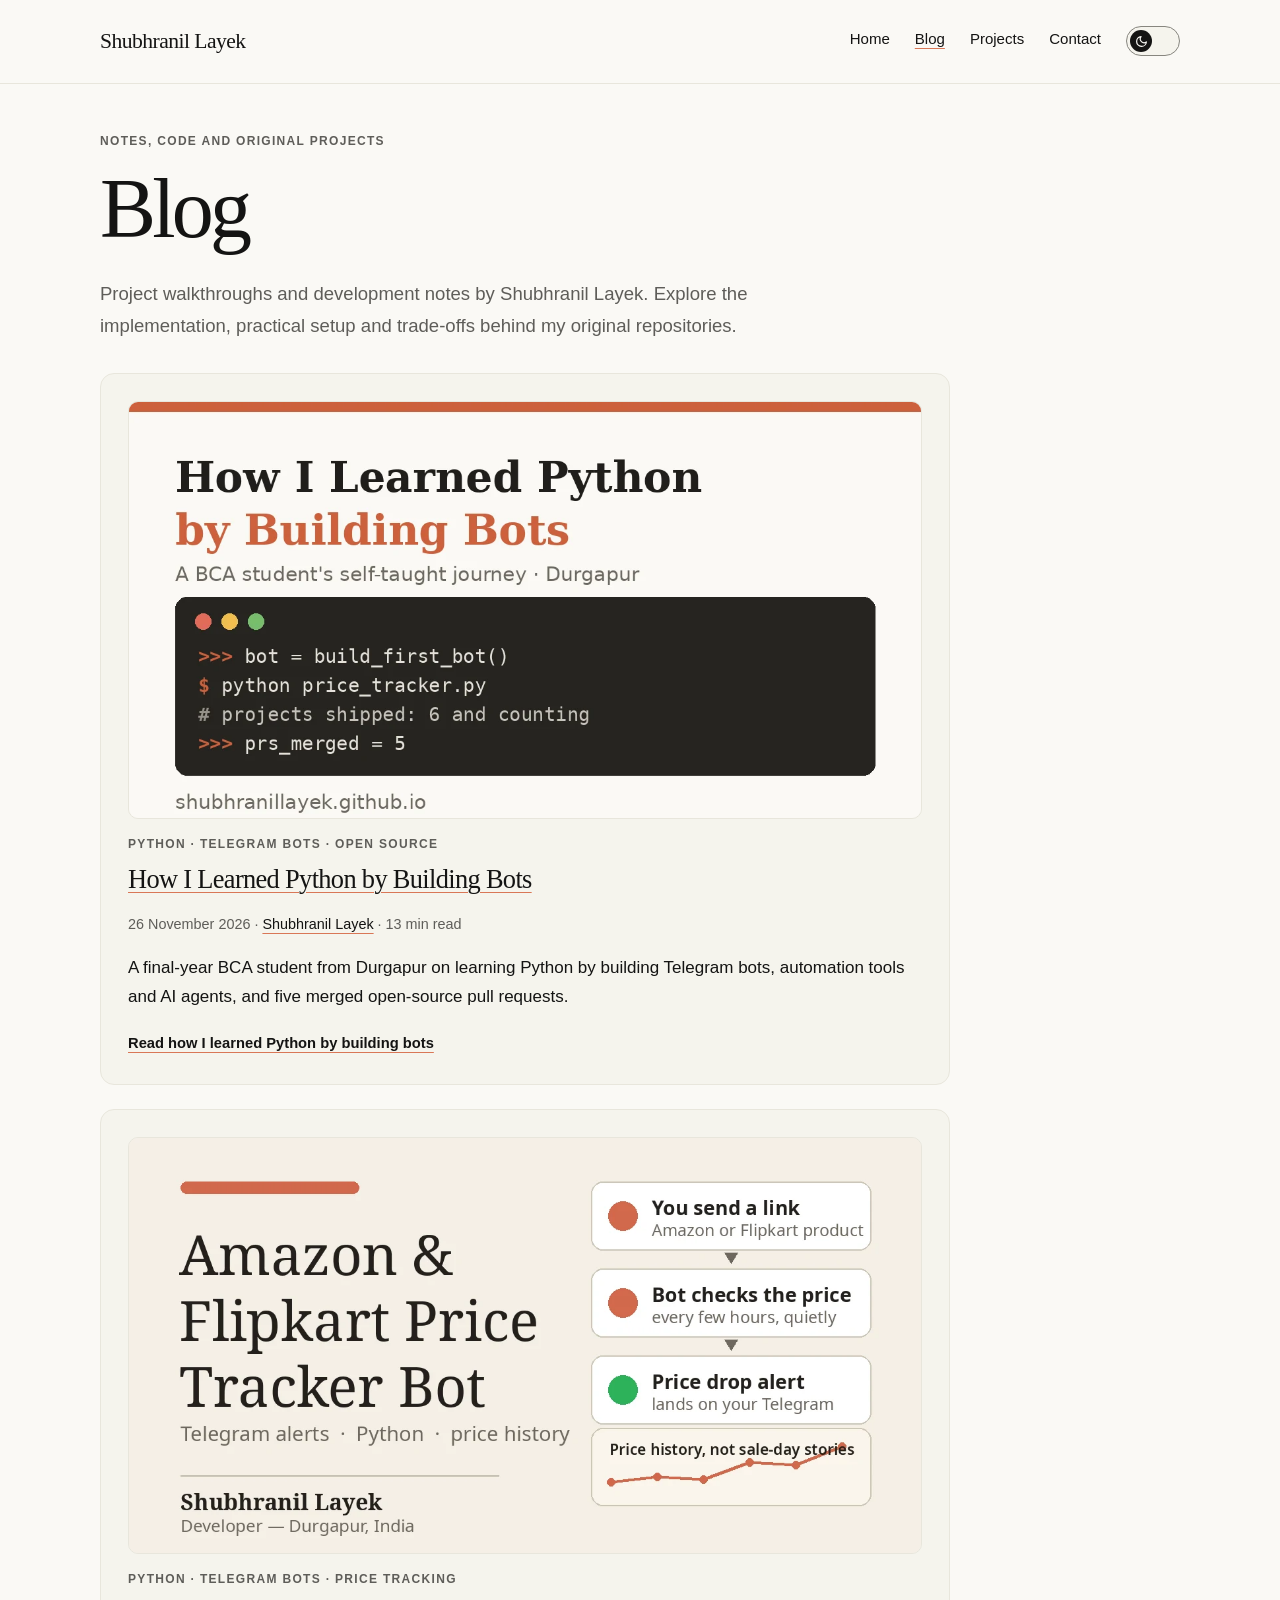
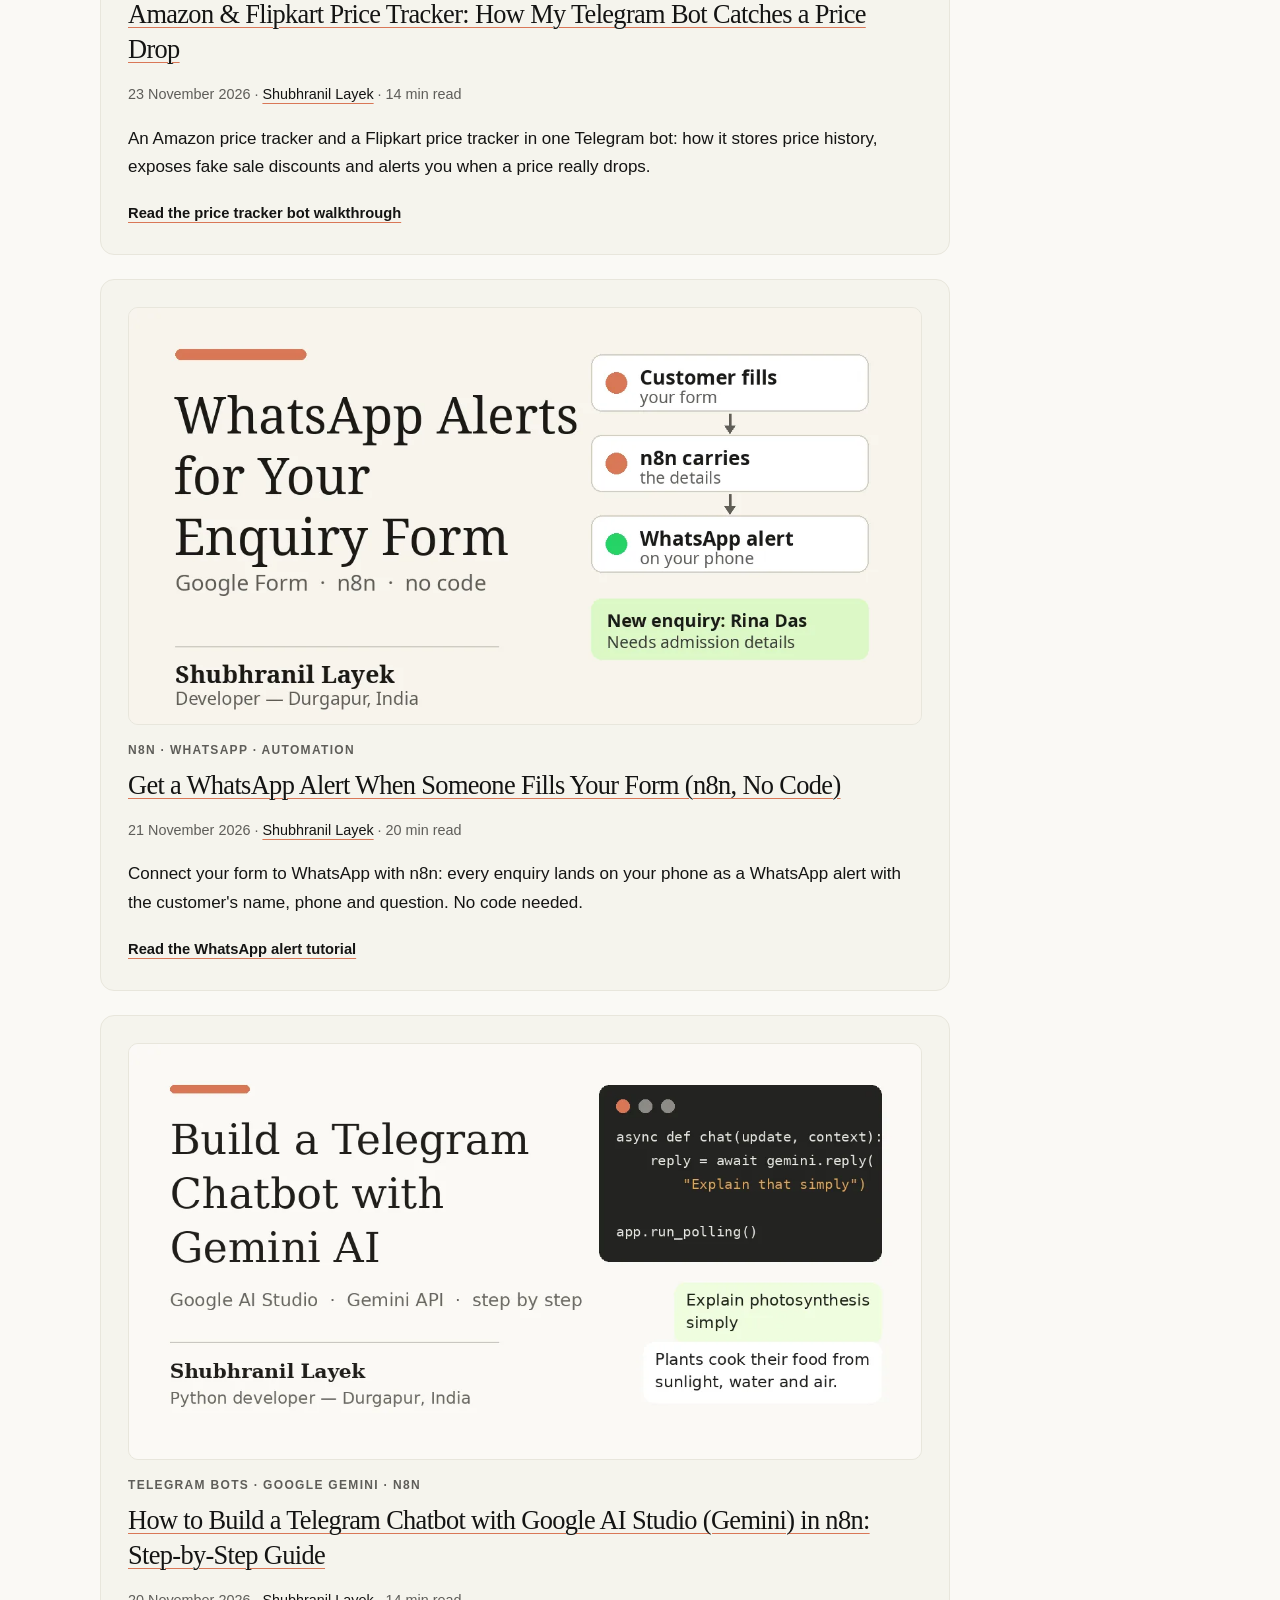
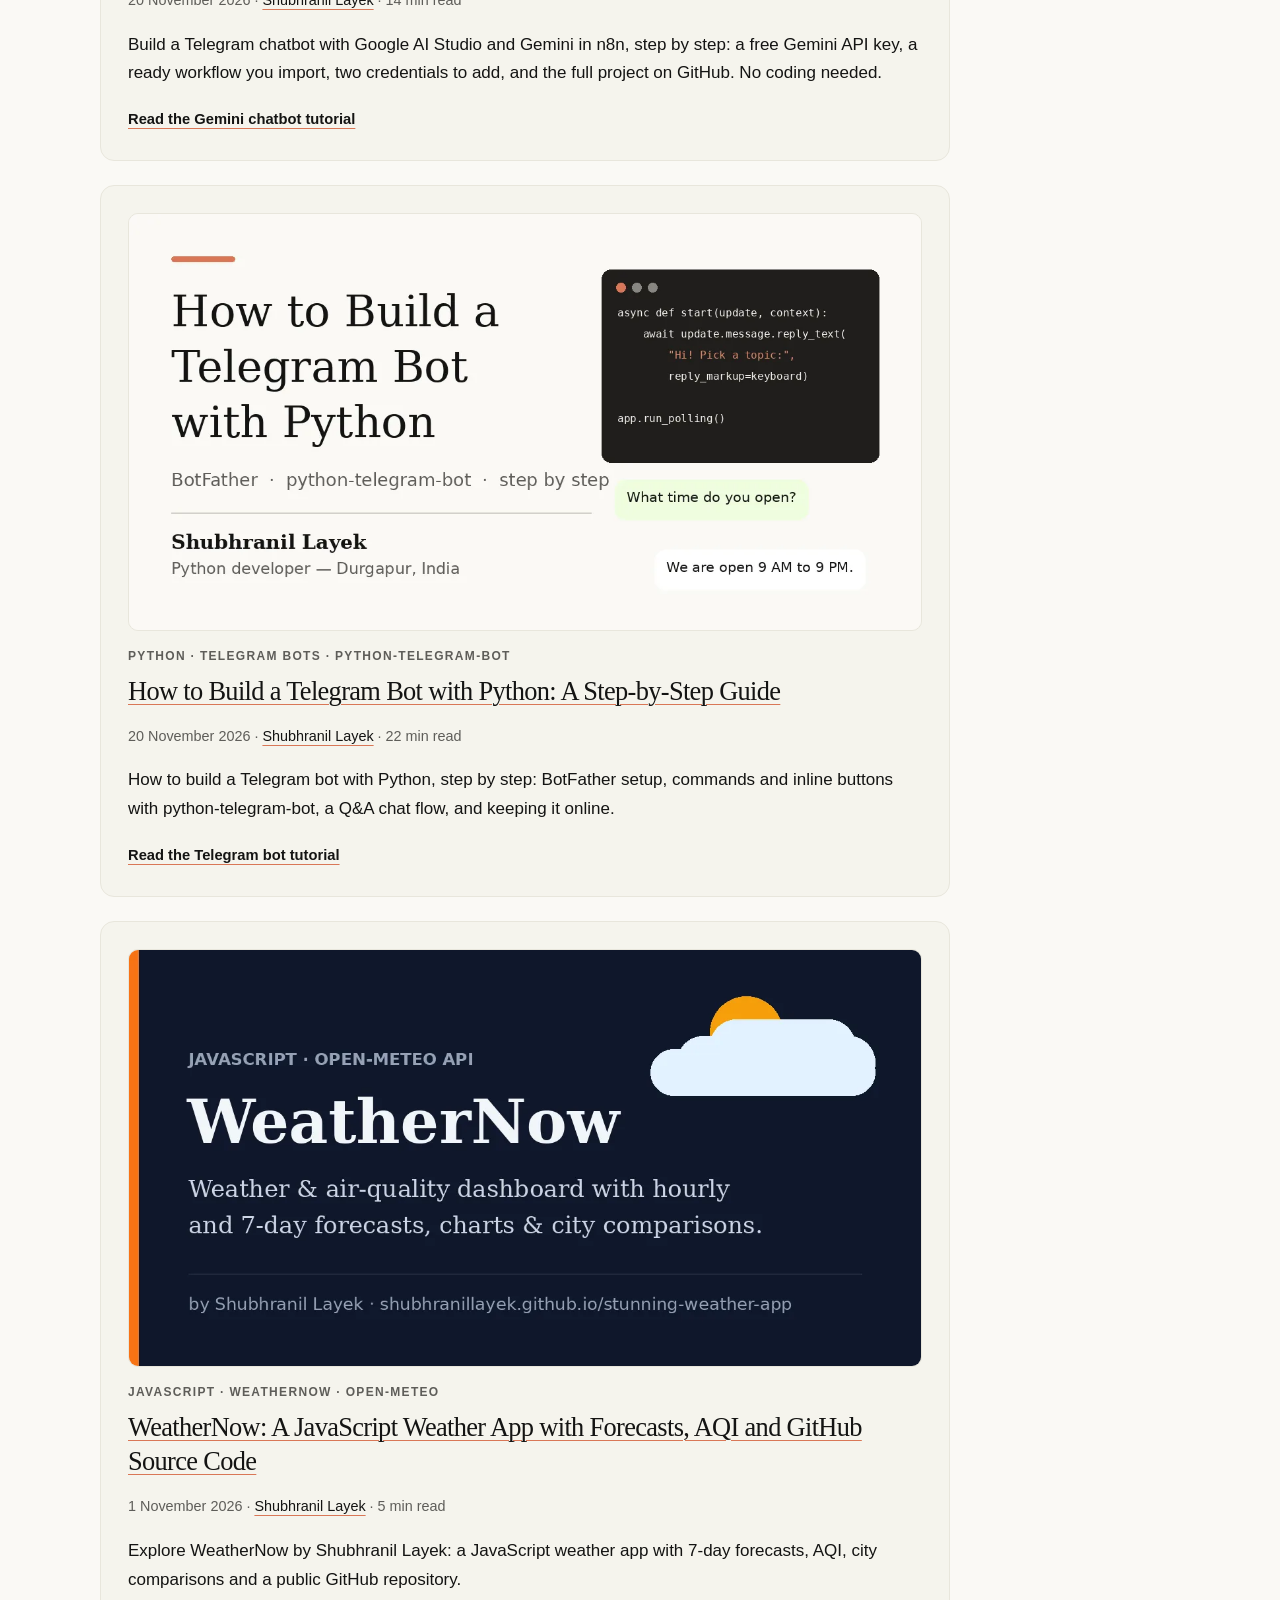
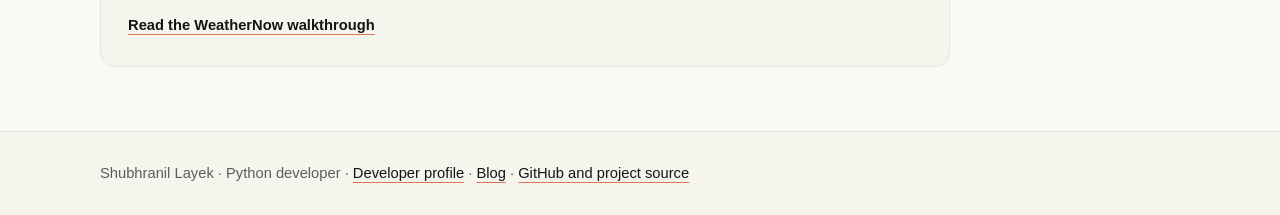
<file: blog/index.html>
<!doctype html>
<html lang="en">
<head>
<link rel="icon" href="/favicon.ico" sizes="any">
<link rel="icon" type="image/png" sizes="32x32" href="/favicon-32x32.png">
<link rel="icon" type="image/png" sizes="16x16" href="/favicon-16x16.png">
<link rel="apple-touch-icon" sizes="180x180" href="/apple-touch-icon.png">
<!-- Google tag (gtag.js) -->
<script async src="https://www.googletagmanager.com/gtag/js?id=G-BCCZHYBK0B"></script>
<script>
  window.dataLayer = window.dataLayer || [];
  function gtag(){dataLayer.push(arguments);}
  gtag('js', new Date());

  gtag('config', 'G-BCCZHYBK0B');
</script>

<meta charset="utf-8">
<meta name="viewport" content="width=device-width, initial-scale=1">
<script>(function(){try{var t=localStorage.getItem("theme");if(t!=="dark"&&t!=="light"){t=window.matchMedia("(prefers-color-scheme: dark)").matches?"dark":"light";}document.documentElement.dataset.theme=t;}catch(e){document.documentElement.dataset.theme="light";}})();</script>
<meta name="theme-color" content="#faf9f5">
<title>Blog — Shubhranil Layek</title>
<meta name="description" content="Project walkthroughs and development notes by Shubhranil Layek, covering Python automation, AI-agent tooling and browser applications.">
<meta name="author" content="Shubhranil Layek">
<link rel="canonical" href="https://shubhranillayek.github.io/blog/">
<link rel="stylesheet" href="https://shubhranillayek.github.io/blog/styles.css">
<meta property="og:type" content="website">
<meta property="og:title" content="Blog — Shubhranil Layek">
<meta property="og:description" content="Project walkthroughs and development notes by Shubhranil Layek, covering Python automation, AI-agent tooling and browser applications.">
<meta property="og:url" content="https://shubhranillayek.github.io/blog/">
<meta property="og:site_name" content="Shubhranil Layek">
<meta property="og:image" content="https://shubhranillayek.github.io/og-image.png">
<meta property="og:image:width" content="1200">
<meta property="og:image:height" content="630">
<meta property="og:image:alt" content="Blog — Shubhranil Layek">
<meta name="twitter:card" content="summary_large_image">
<meta name="twitter:image" content="https://shubhranillayek.github.io/og-image.png">
<meta name="twitter:image:alt" content="Blog — Shubhranil Layek">
<meta name="twitter:title" content="Blog — Shubhranil Layek">
<meta name="twitter:description" content="Project walkthroughs and development notes by Shubhranil Layek, covering Python automation, AI-agent tooling and browser applications.">
<script type="application/ld+json">{"@context":"https://schema.org","@graph":[{"@type":"CollectionPage","@id":"https://shubhranillayek.github.io/blog/#webpage","url":"https://shubhranillayek.github.io/blog/","name":"Blog — Shubhranil Layek","description":"Project walkthroughs and development notes by Shubhranil Layek, covering Python automation, AI-agent tooling and browser applications.","isPartOf":{"@id":"https://shubhranillayek.github.io/#website"},"mainEntity":{"@id":"https://shubhranillayek.github.io/blog/#posts"},"author":{"@id":"https://shubhranillayek.github.io/#shubhranil-layek"},"inLanguage":"en"},{"@type":"ItemList","@id":"https://shubhranillayek.github.io/blog/#posts","name":"Published blog posts","numberOfItems":6,"itemListElement":[{"@type":"ListItem","position":1,"url":"https://shubhranillayek.github.io/blog/how-i-learned-python-building-bots/","name":"How I Learned Python by Building Bots"},{"@type":"ListItem","position":2,"url":"https://shubhranillayek.github.io/blog/price-tracker-bot-amazon-flipkart-telegram/","name":"Amazon & Flipkart Price Tracker: How My Telegram Bot Catches a Price Drop"},{"@type":"ListItem","position":3,"url":"https://shubhranillayek.github.io/blog/whatsapp-alert-google-form-n8n/","name":"Get a WhatsApp Alert When Someone Fills Your Form (n8n, No Code)"},{"@type":"ListItem","position":4,"url":"https://shubhranillayek.github.io/blog/how-to-build-a-telegram-chatbot-with-google-ai-studio/","name":"How to Build a Telegram Chatbot with Google AI Studio (Gemini) in n8n: Step-by-Step Guide"},{"@type":"ListItem","position":5,"url":"https://shubhranillayek.github.io/blog/how-to-build-a-telegram-bot-with-python/","name":"How to Build a Telegram Bot with Python: A Step-by-Step Guide"},{"@type":"ListItem","position":6,"url":"https://shubhranillayek.github.io/blog/weathernow-javascript-weather-app-github/","name":"WeatherNow: A JavaScript Weather App with Forecasts, AQI and GitHub Source Code"}]},{"@type":"Person","@id":"https://shubhranillayek.github.io/#shubhranil-layek","name":"Shubhranil Layek","url":"https://shubhranillayek.github.io/","sameAs":["https://github.com/shubhranillayek"]}]}</script>
</head>
<body>
<a class="skip" href="#main">Skip to content</a>
<header><nav class="wrap" aria-label="Main navigation"><a href="https://shubhranillayek.github.io/">Shubhranil Layek</a><div class="navlinks"><a href="https://shubhranillayek.github.io/">Home</a><a href="https://shubhranillayek.github.io/blog/" aria-current="page">Blog</a><a href="https://shubhranillayek.github.io/#projects">Projects</a><a href="https://shubhranillayek.github.io/#contact">Contact</a><button class="theme-switch" type="button" role="switch" aria-checked="false" aria-label="Dark mode" title="Toggle dark mode"><span class="ts-knob"><svg class="ts-moon" viewBox="0 0 24 24" aria-hidden="true"><path d="M21 12.8A9 9 0 1 1 11.2 3a7 7 0 0 0 9.8 9.8z"/></svg><svg class="ts-sun" viewBox="0 0 24 24" aria-hidden="true"><circle cx="12" cy="12" r="4"/><path d="M12 2v2M12 20v2M4.9 4.9l1.4 1.4M17.7 17.7l1.4 1.4M2 12h2M20 12h2M4.9 19.1l1.4-1.4M17.7 6.3l1.4-1.4"/></svg></span></button></div></nav></header>
<main id="main" class="wrap blog-main">
<p class="eyebrow">Notes, code and original projects</p>
<h1>Blog</h1>
<p class="lead blog-intro">Project walkthroughs and development notes by Shubhranil Layek. Explore the implementation, practical setup and trade-offs behind my original repositories.</p>
<section class="blog-list" aria-label="Published articles"><article class="card">
<img class="card-img" src="/assets/img/blog-self-taught-python.webp" alt="Designed header graphic for How I Learned Python by Building Bots: a terminal window showing a first bot being built, a price tracker running, and five merged pull requests" width="1200" height="630" loading="lazy">
<p class="eyebrow">Python · Telegram Bots · Open Source</p>
<h2><a href="https://shubhranillayek.github.io/blog/how-i-learned-python-building-bots/">How I Learned Python by Building Bots</a></h2>
<p class="post-meta"><time datetime="2026-11-26T13:00:00Z">26 November 2026</time> · <a href="https://shubhranillayek.github.io/" rel="author">Shubhranil Layek</a> · 13 min read</p>
<p>A final-year BCA student from Durgapur on learning Python by building Telegram bots, automation tools and AI agents, and five merged open-source pull requests.</p>
<p class="links"><a href="https://shubhranillayek.github.io/blog/how-i-learned-python-building-bots/">Read how I learned Python by building bots</a></p>
</article><article class="card">
<img class="card-img" src="/assets/img/blog-price-tracker.webp" alt="Designed header graphic for the Amazon and Flipkart price tracker bot: send a product link, the bot checks the price, and a price drop alert lands on Telegram" width="1200" height="630" loading="lazy">
<p class="eyebrow">Python · Telegram Bots · Price Tracking</p>
<h2><a href="https://shubhranillayek.github.io/blog/price-tracker-bot-amazon-flipkart-telegram/">Amazon &amp; Flipkart Price Tracker: How My Telegram Bot Catches a Price Drop</a></h2>
<p class="post-meta"><time datetime="2026-11-23T03:55:00Z">23 November 2026</time> · <a href="https://shubhranillayek.github.io/" rel="author">Shubhranil Layek</a> · 14 min read</p>
<p>An Amazon price tracker and a Flipkart price tracker in one Telegram bot: how it stores price history, exposes fake sale discounts and alerts you when a price really drops.</p>
<p class="links"><a href="https://shubhranillayek.github.io/blog/price-tracker-bot-amazon-flipkart-telegram/">Read the price tracker bot walkthrough</a></p>
</article><article class="card">
<img class="card-img" src="/assets/img/blog-whatsapp-n8n.webp" alt="Guide header for WhatsApp alerts for your enquiry form — a customer fills a form, n8n carries the details, and a WhatsApp alert lands on the owner's phone" width="1200" height="630" loading="lazy">
<p class="eyebrow">n8n · WhatsApp · Automation</p>
<h2><a href="https://shubhranillayek.github.io/blog/whatsapp-alert-google-form-n8n/">Get a WhatsApp Alert When Someone Fills Your Form (n8n, No Code)</a></h2>
<p class="post-meta"><time datetime="2026-11-21T04:00:00Z">21 November 2026</time> · <a href="https://shubhranillayek.github.io/" rel="author">Shubhranil Layek</a> · 20 min read</p>
<p>Connect your form to WhatsApp with n8n: every enquiry lands on your phone as a WhatsApp alert with the customer's name, phone and question. No code needed.</p>
<p class="links"><a href="https://shubhranillayek.github.io/blog/whatsapp-alert-google-form-n8n/">Read the WhatsApp alert tutorial</a></p>
</article><article class="card">
<img class="card-img" src="/assets/img/blog-gemini-chatbot.webp" alt="Guide header for building a Telegram chatbot with Google AI Studio and Gemini in n8n, showing the workflow on the n8n canvas" width="1200" height="630" loading="lazy">
<p class="eyebrow">Telegram Bots · Google Gemini · n8n</p>
<h2><a href="https://shubhranillayek.github.io/blog/how-to-build-a-telegram-chatbot-with-google-ai-studio/">How to Build a Telegram Chatbot with Google AI Studio (Gemini) in n8n: Step-by-Step Guide</a></h2>
<p class="post-meta"><time datetime="2026-11-20T03:42:00Z">20 November 2026</time> · <a href="https://shubhranillayek.github.io/" rel="author">Shubhranil Layek</a> · 14 min read</p>
<p>Build a Telegram chatbot with Google AI Studio and Gemini in n8n, step by step: a free Gemini API key, a ready workflow you import, two credentials to add, and the full project on GitHub. No coding needed.</p>
<p class="links"><a href="https://shubhranillayek.github.io/blog/how-to-build-a-telegram-chatbot-with-google-ai-studio/">Read the Gemini chatbot tutorial</a></p>
</article><article class="card">
<img class="card-img" src="/assets/img/blog-telegram-bot.webp" alt="Guide header for How to Build a Telegram Bot with Python, showing a Python code snippet and a short sample chat with a bot" width="1200" height="630" loading="lazy">
<p class="eyebrow">Python · Telegram Bots · python-telegram-bot</p>
<h2><a href="https://shubhranillayek.github.io/blog/how-to-build-a-telegram-bot-with-python/">How to Build a Telegram Bot with Python: A Step-by-Step Guide</a></h2>
<p class="post-meta"><time datetime="2026-11-20T02:05:00Z">20 November 2026</time> · <a href="https://shubhranillayek.github.io/" rel="author">Shubhranil Layek</a> · 22 min read</p>
<p>How to build a Telegram bot with Python, step by step: BotFather setup, commands and inline buttons with python-telegram-bot, a Q&A chat flow, and keeping it online.</p>
<p class="links"><a href="https://shubhranillayek.github.io/blog/how-to-build-a-telegram-bot-with-python/">Read the Telegram bot tutorial</a></p>
</article><article class="card">
<img class="card-img" src="/assets/img/weathernow.webp" alt="WeatherNow project graphic — a weather and air-quality dashboard with hourly and 7-day forecasts, charts and city comparisons" width="1200" height="630" loading="lazy">
<p class="eyebrow">JavaScript · WeatherNow · Open-Meteo</p>
<h2><a href="https://shubhranillayek.github.io/blog/weathernow-javascript-weather-app-github/">WeatherNow: A JavaScript Weather App with Forecasts, AQI and GitHub Source Code</a></h2>
<p class="post-meta"><time datetime="2026-11-01T04:17:49Z">1 November 2026</time> · <a href="https://shubhranillayek.github.io/" rel="author">Shubhranil Layek</a> · 5 min read</p>
<p>Explore WeatherNow by Shubhranil Layek: a JavaScript weather app with 7-day forecasts, AQI, city comparisons and a public GitHub repository.</p>
<p class="links"><a href="https://shubhranillayek.github.io/blog/weathernow-javascript-weather-app-github/">Read the WeatherNow walkthrough</a></p>
</article></section>
</main>
<footer><div class="wrap">Shubhranil Layek · Python developer · <a href="https://shubhranillayek.github.io/">Developer profile</a> · <a href="https://shubhranillayek.github.io/blog/">Blog</a> · <a href="https://github.com/shubhranillayek">GitHub and project source</a></div></footer>
<script>
(function(){
  var btn=document.querySelector(".theme-switch");
  if(!btn)return;
  var root=document.documentElement;
  function sync(){
    var d=root.dataset.theme==="dark";
    btn.setAttribute("aria-checked",d?"true":"false");
    var m=document.querySelector('meta[name="theme-color"]');
    if(m)m.setAttribute("content",d?"#1f1e1b":"#faf9f5");
  }
  sync();
  btn.addEventListener("click",function(e){
    var next=root.dataset.theme==="dark"?"light":"dark";
    function apply(){
      root.dataset.theme=next;
      try{localStorage.setItem("theme",next);}catch(_){}
      sync();
    }
    var reduced=window.matchMedia("(prefers-reduced-motion: reduce)").matches;
    if(document.startViewTransition&&!reduced){
      var x=e.clientX||window.innerWidth-70;
      var y=e.clientY||40;
      var r=Math.hypot(Math.max(x,window.innerWidth-x),Math.max(y,window.innerHeight-y));
      var vt=document.startViewTransition(apply);
      vt.ready.then(function(){
        root.animate(
          {clipPath:["circle(0px at "+x+"px "+y+"px)","circle("+r+"px at "+x+"px "+y+"px)"]},
          {duration:750,easing:"ease-in-out",pseudoElement:"::view-transition-new(root)"}
        );
      }).catch(function(){});
    }else{
      root.classList.add("theming");
      apply();
      setTimeout(function(){root.classList.remove("theming");},500);
    }
  });
})();
</script>
</body>
</html>
</file>
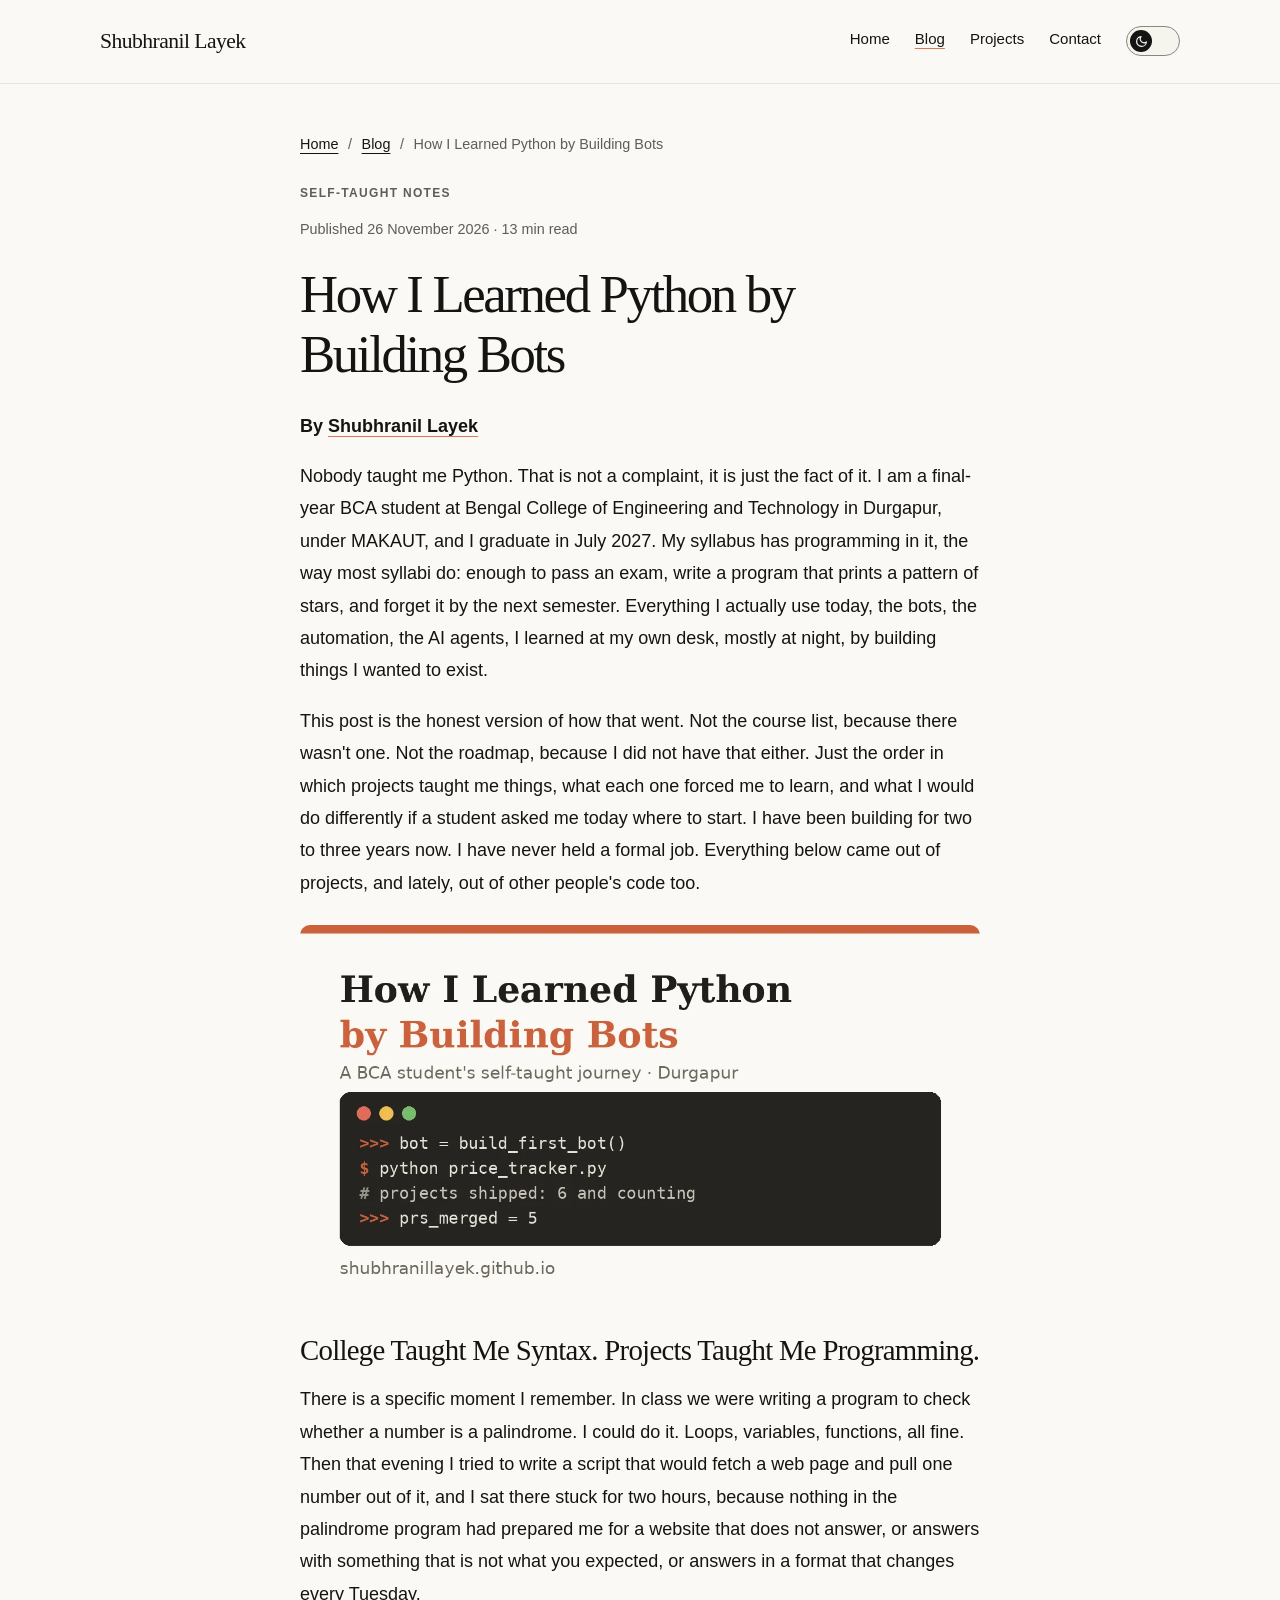
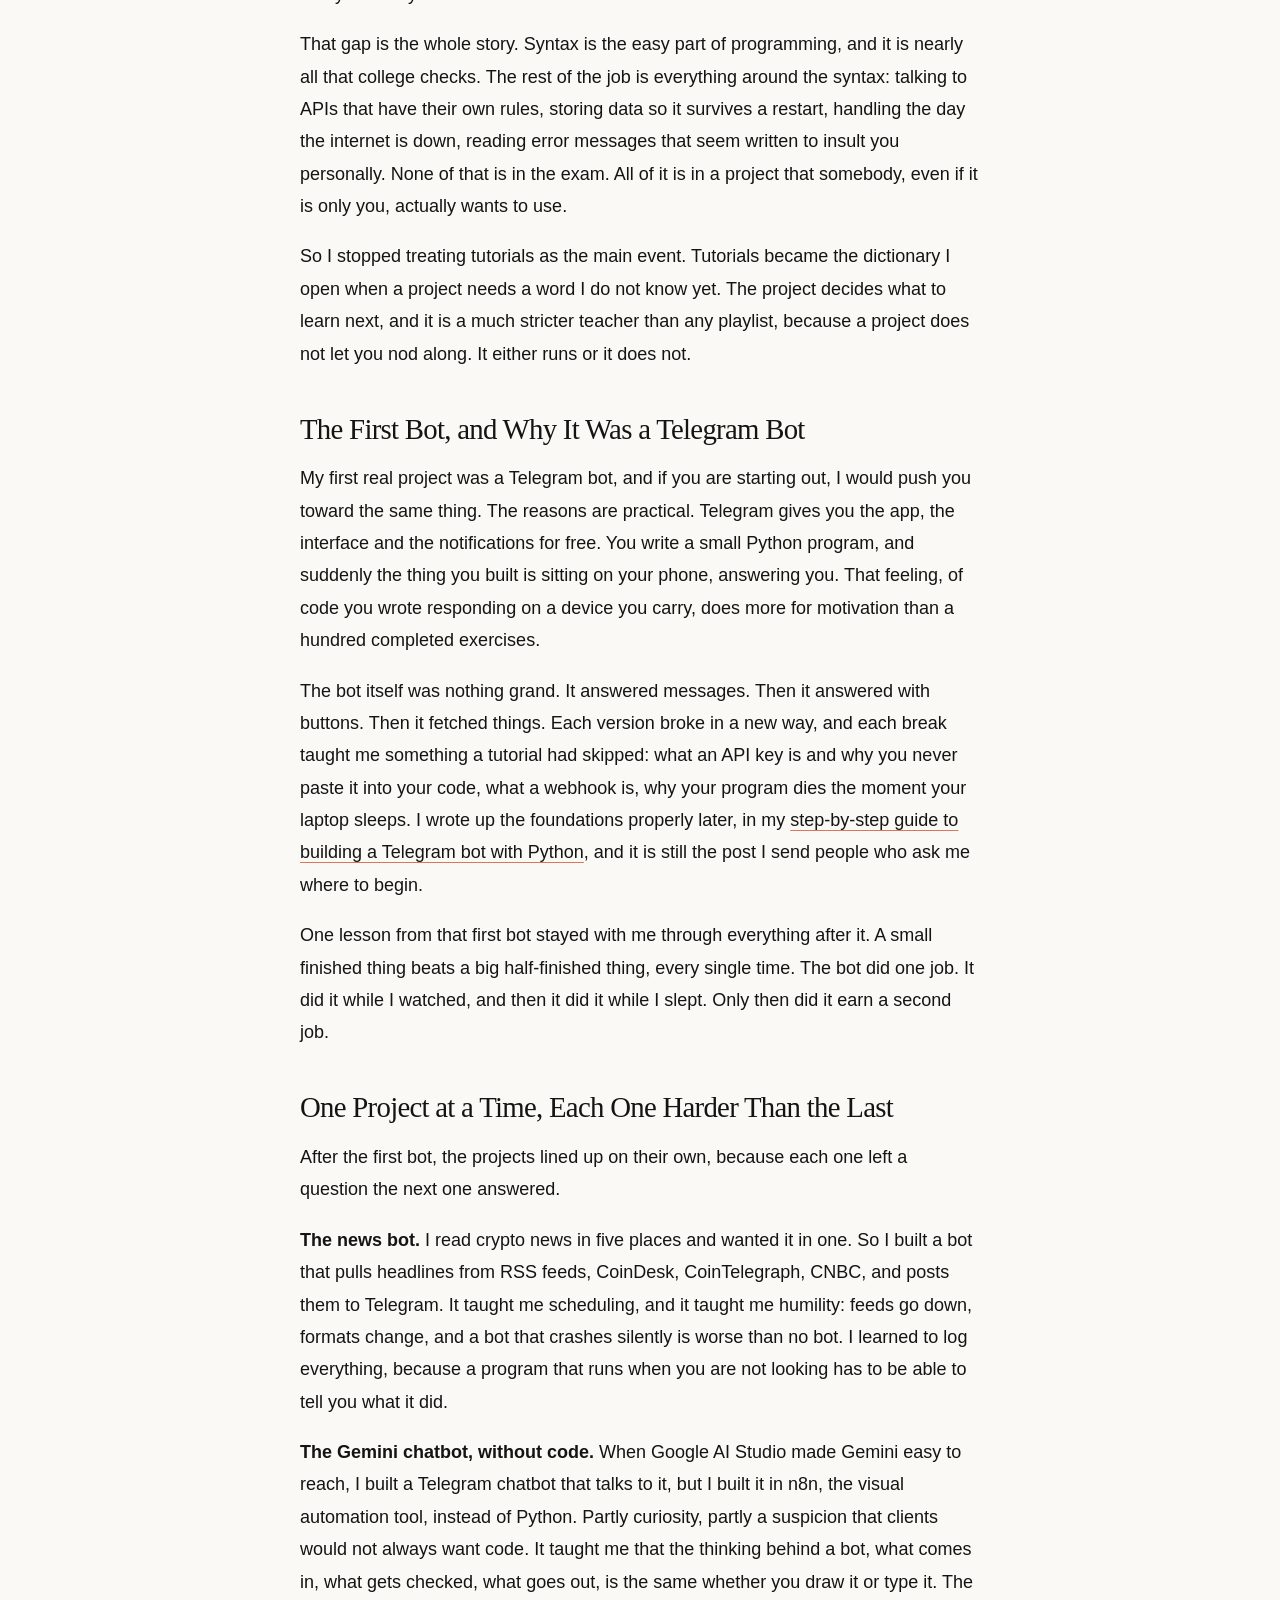
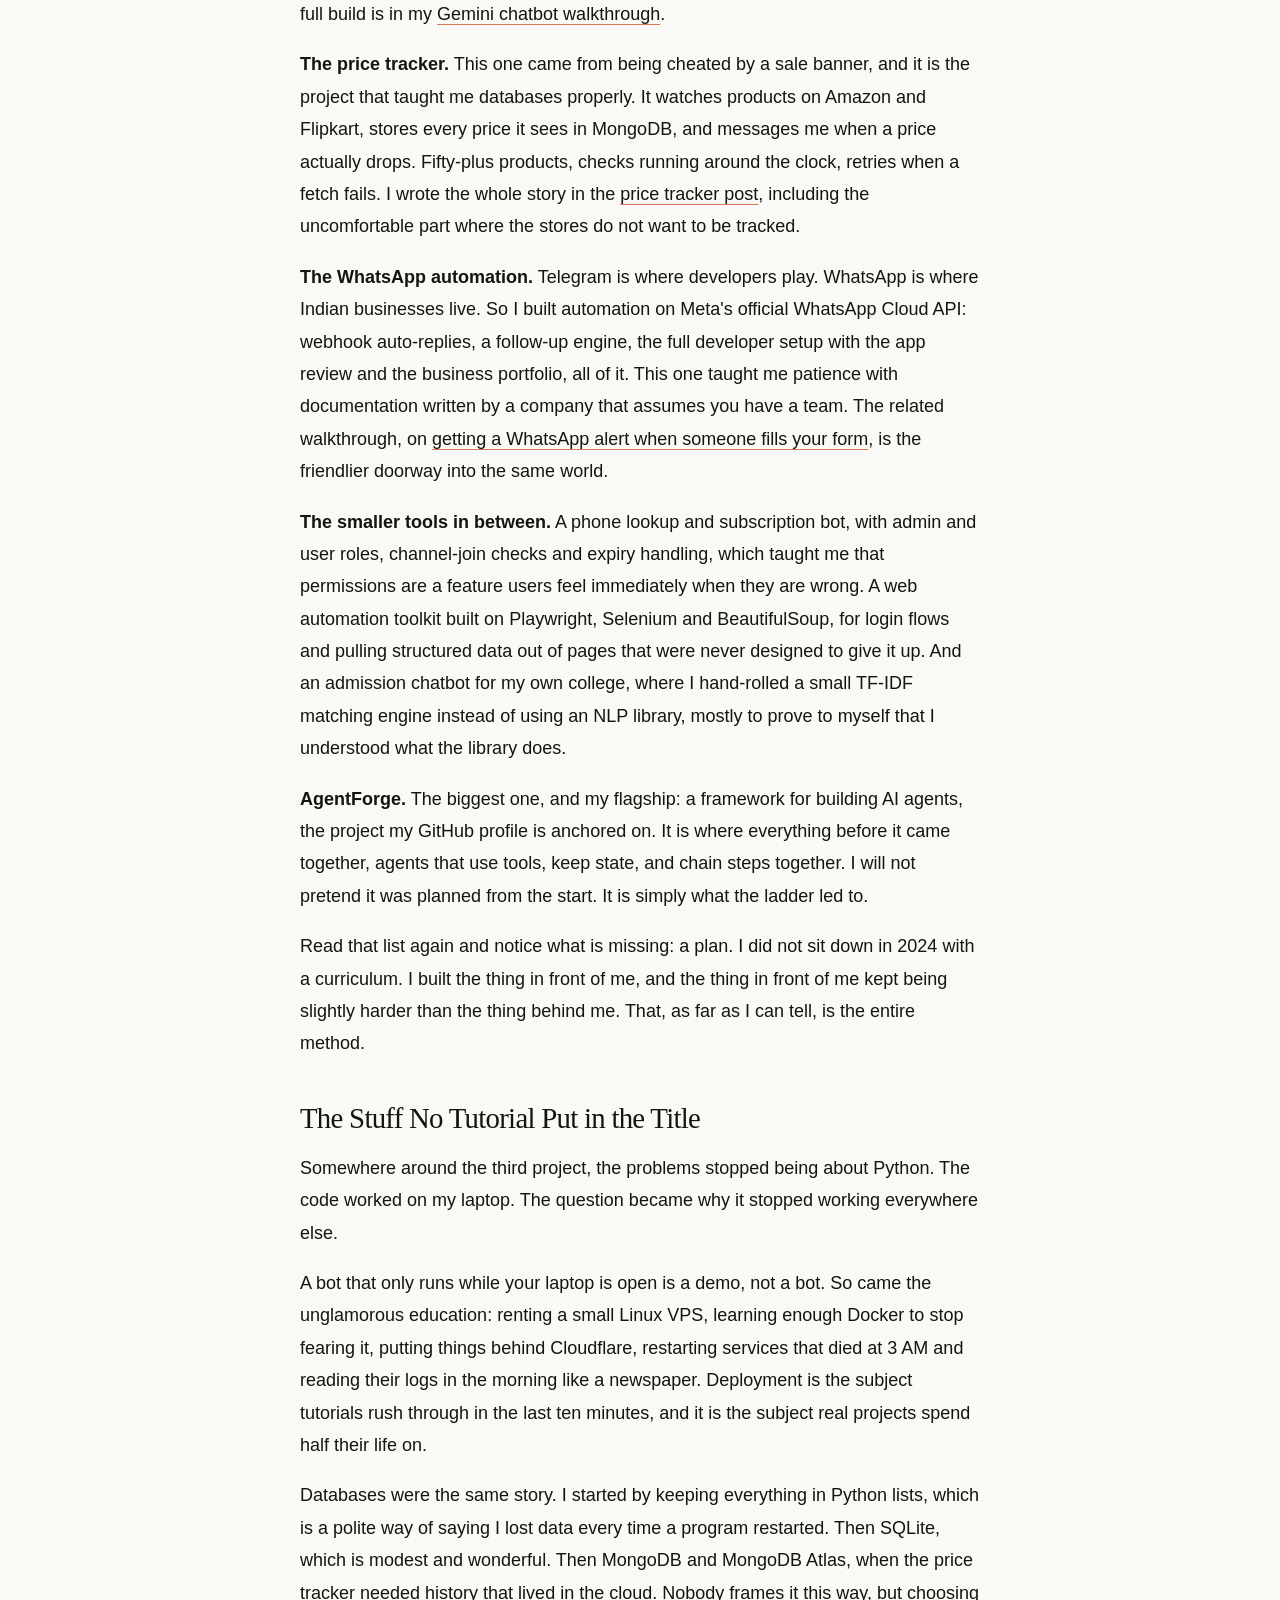
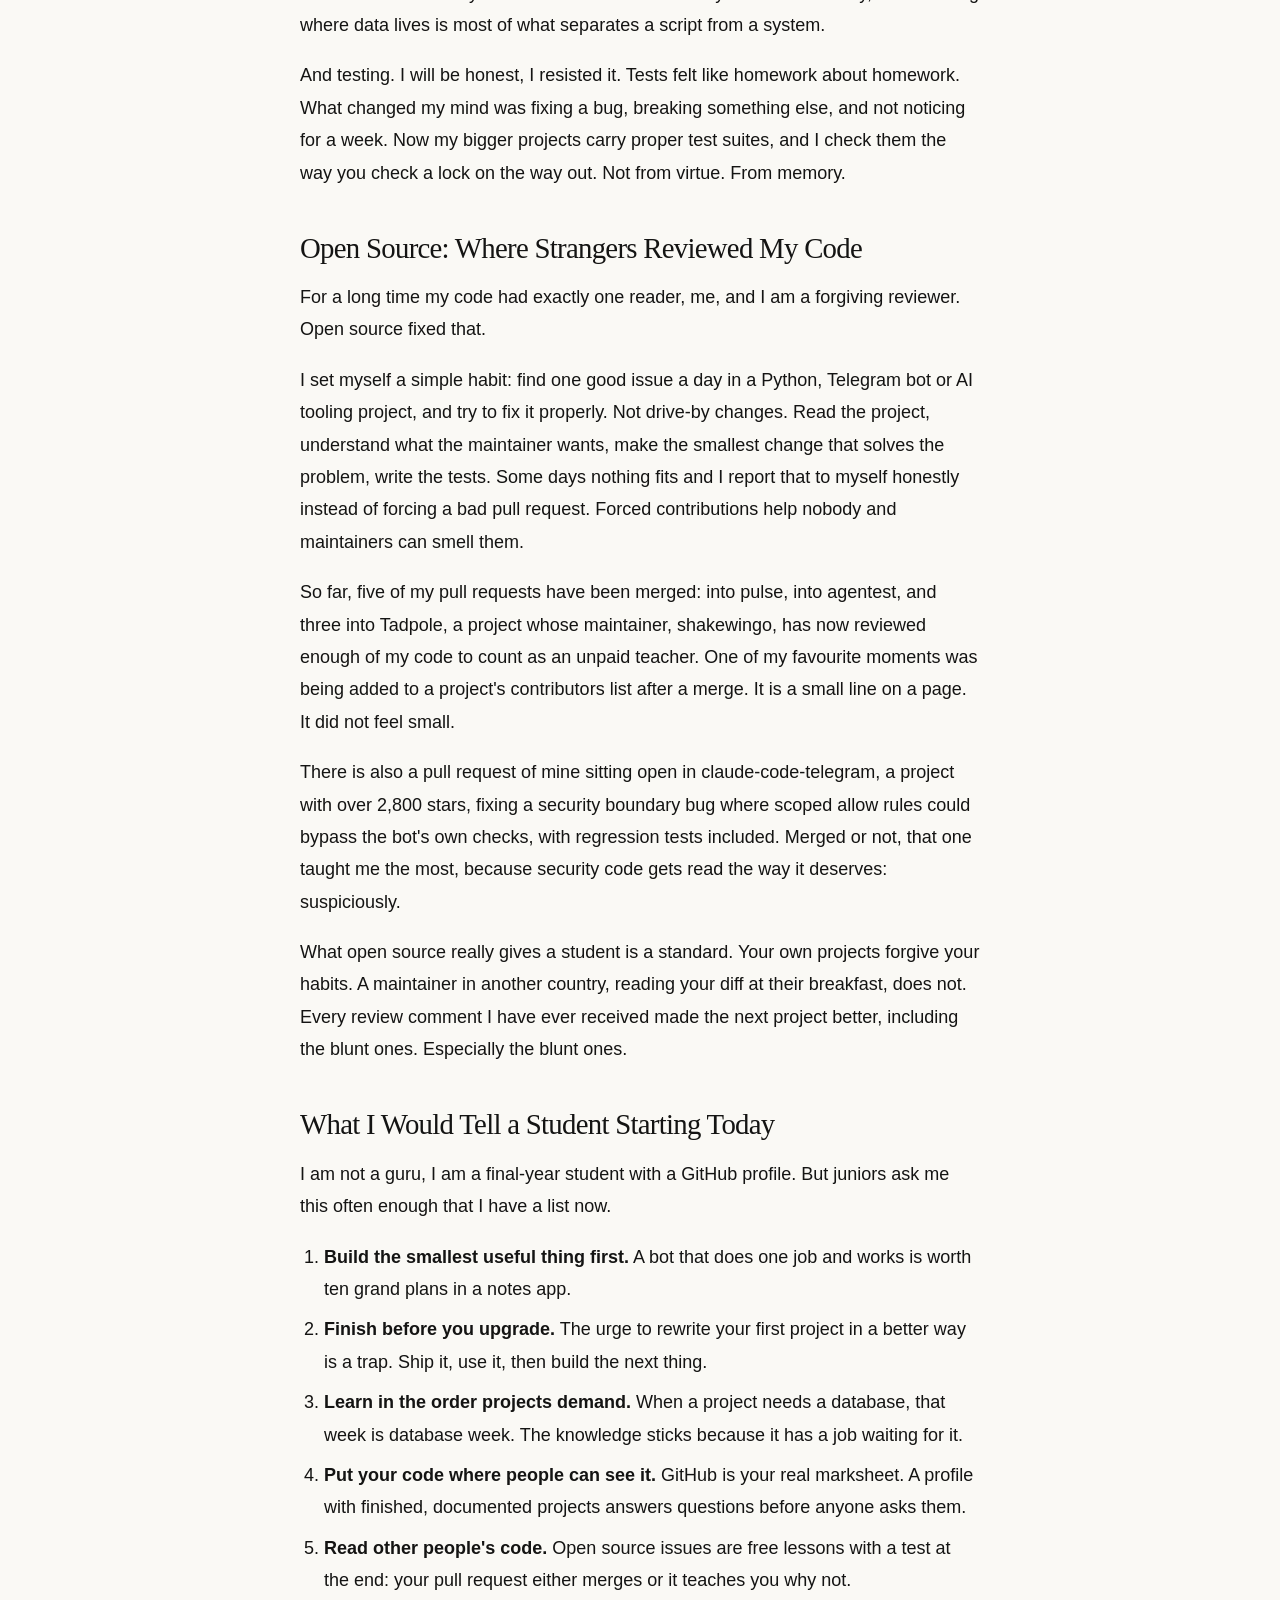
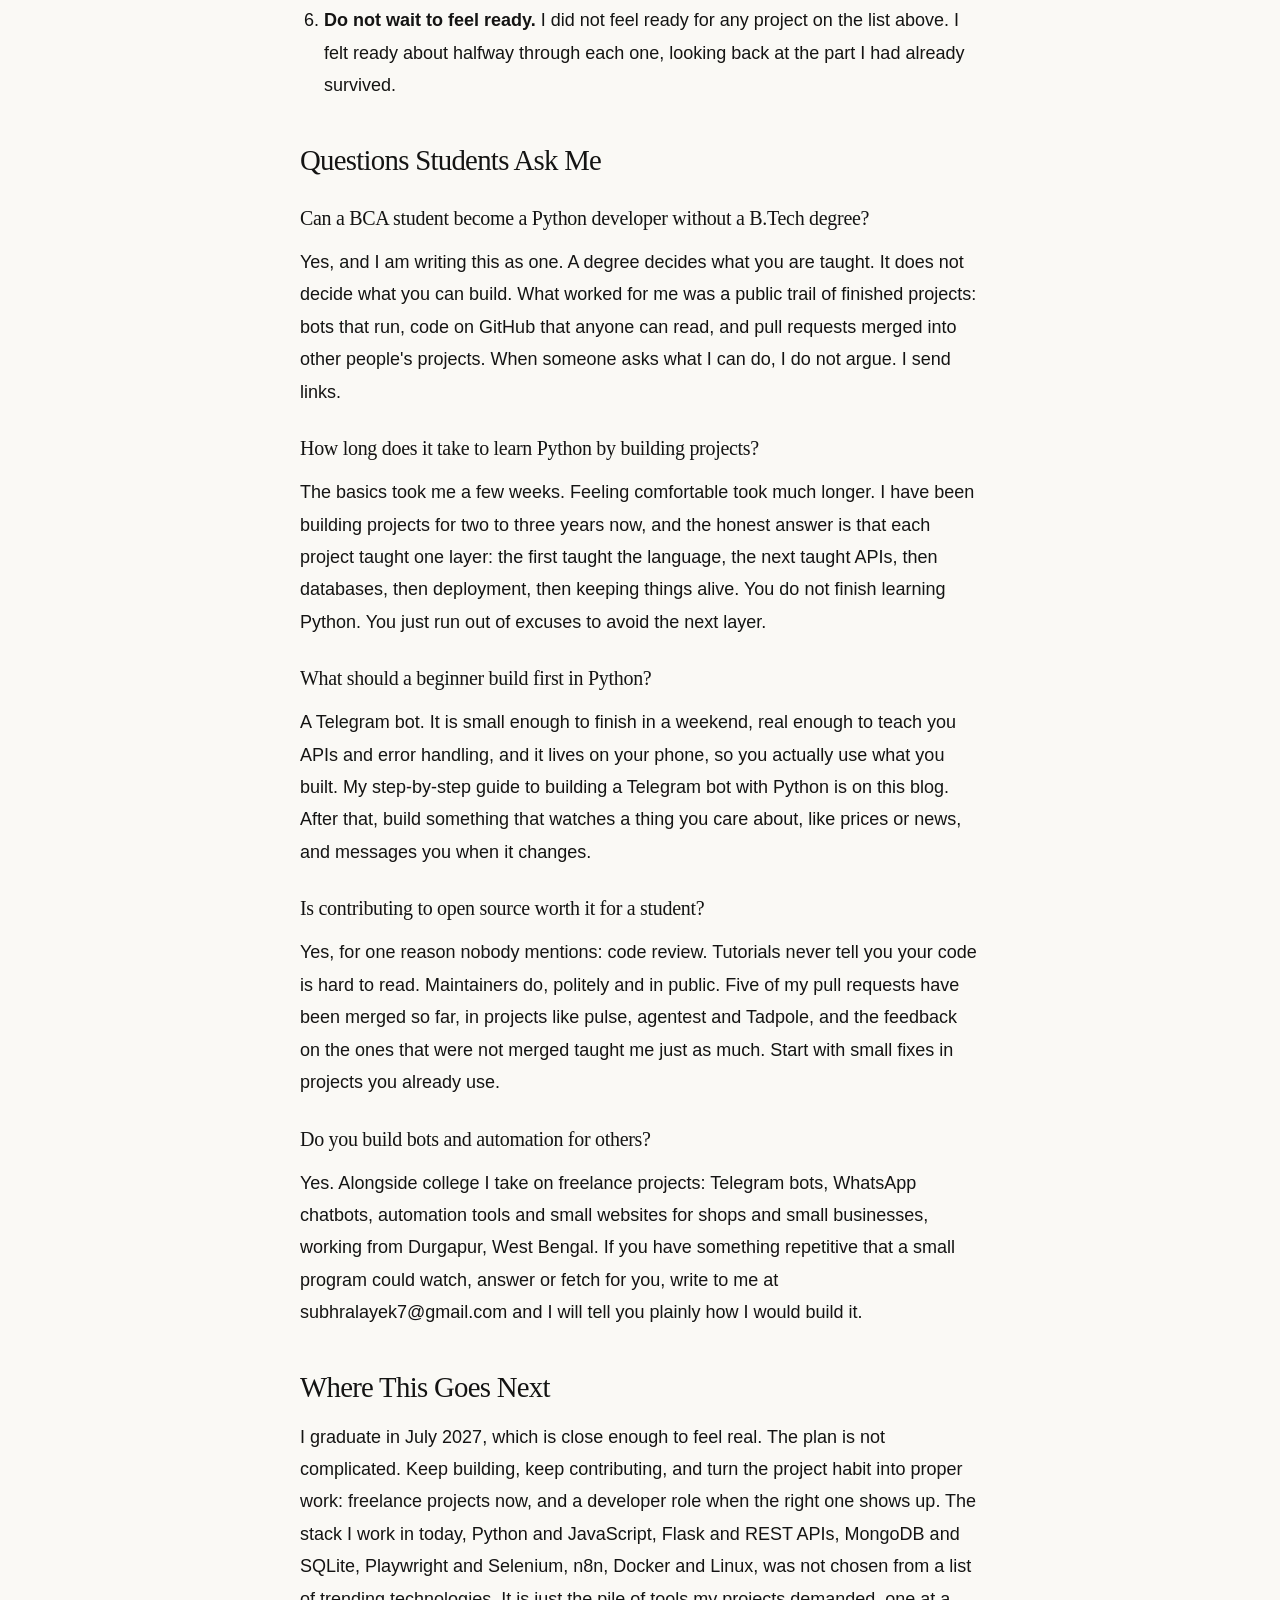
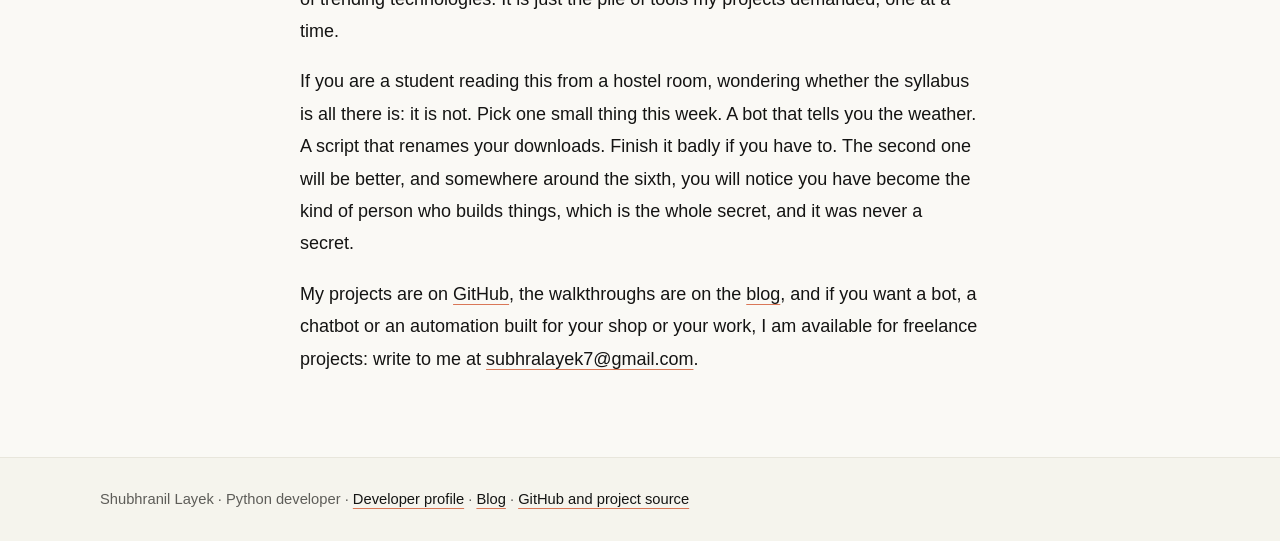
<file: blog/how-i-learned-python-building-bots/index.html>
<!doctype html>
<html lang="en">
<head>
<link rel="icon" href="/favicon.ico" sizes="any">
<link rel="icon" type="image/png" sizes="32x32" href="/favicon-32x32.png">
<link rel="icon" type="image/png" sizes="16x16" href="/favicon-16x16.png">
<link rel="apple-touch-icon" sizes="180x180" href="/apple-touch-icon.png">
<!-- Google tag (gtag.js) -->
<script async src="https://www.googletagmanager.com/gtag/js?id=G-BCCZHYBK0B"></script>
<script>
  window.dataLayer = window.dataLayer || [];
  function gtag(){dataLayer.push(arguments);}
  gtag('js', new Date());

  gtag('config', 'G-BCCZHYBK0B');
</script>

<meta charset="utf-8">
<meta name="viewport" content="width=device-width, initial-scale=1">
<script>(function(){try{var t=localStorage.getItem("theme");if(t!=="dark"&&t!=="light"){t=window.matchMedia("(prefers-color-scheme: dark)").matches?"dark":"light";}document.documentElement.dataset.theme=t;}catch(e){document.documentElement.dataset.theme="light";}})();</script>
<meta name="theme-color" content="#faf9f5">
<title>How I Learned Python by Building Bots: A Self-Taught BCA Student's Journey</title>
<meta name="description" content="A final-year BCA student from Durgapur on learning Python by building Telegram bots, automation tools and AI agents, and five merged open-source pull requests.">
<meta name="author" content="Shubhranil Layek">
<link rel="canonical" href="https://shubhranillayek.github.io/blog/how-i-learned-python-building-bots/">
<link rel="stylesheet" href="https://shubhranillayek.github.io/blog/styles.css">
<meta property="og:type" content="article">
<meta property="og:title" content="How I Learned Python by Building Bots: A Self-Taught BCA Student's Journey">
<meta property="og:description" content="A final-year BCA student from Durgapur on learning Python by building Telegram bots, automation tools and AI agents, and five merged open-source pull requests.">
<meta property="og:url" content="https://shubhranillayek.github.io/blog/how-i-learned-python-building-bots/">
<meta property="og:site_name" content="Shubhranil Layek">
<meta property="og:image" content="https://shubhranillayek.github.io/assets/img/blog-self-taught-python.webp">
<meta property="og:image:width" content="1200">
<meta property="og:image:height" content="630">
<meta property="og:image:alt" content="How I Learned Python by Building Bots — Shubhranil Layek">
<meta name="twitter:card" content="summary_large_image">
<meta name="twitter:image" content="https://shubhranillayek.github.io/assets/img/blog-self-taught-python.webp">
<meta name="twitter:image:alt" content="How I Learned Python by Building Bots — Shubhranil Layek">
<meta name="twitter:title" content="How I Learned Python by Building Bots: A Self-Taught BCA Student's Journey">
<meta name="twitter:description" content="A final-year BCA student from Durgapur on learning Python by building Telegram bots, automation tools and AI agents, and five merged open-source pull requests.">
<meta property="article:published_time" content="2026-11-26T13:00:00Z">
<meta property="article:modified_time" content="2026-11-26T13:00:00Z">
<meta property="article:author" content="https://shubhranillayek.github.io/">
<script type="application/ld+json">{"@context":"https://schema.org","@graph":[{"@type":"WebPage","@id":"https://shubhranillayek.github.io/blog/how-i-learned-python-building-bots/#webpage","url":"https://shubhranillayek.github.io/blog/how-i-learned-python-building-bots/","name":"How I Learned Python by Building Bots: A Self-Taught BCA Student's Journey","description":"A final-year BCA student from Durgapur on learning Python by building Telegram bots, automation tools and AI agents, and five merged open-source pull requests.","mainEntity":{"@id":"https://shubhranillayek.github.io/blog/how-i-learned-python-building-bots/#article"},"isPartOf":{"@id":"https://shubhranillayek.github.io/#website"},"breadcrumb":{"@id":"https://shubhranillayek.github.io/blog/how-i-learned-python-building-bots/#breadcrumbs"},"inLanguage":"en"},{"@type":"BlogPosting","@id":"https://shubhranillayek.github.io/blog/how-i-learned-python-building-bots/#article","headline":"How I Learned Python by Building Bots","description":"A final-year BCA student from Durgapur on learning Python by building Telegram bots, automation tools and AI agents, and five merged open-source pull requests.","url":"https://shubhranillayek.github.io/blog/how-i-learned-python-building-bots/","mainEntityOfPage":{"@id":"https://shubhranillayek.github.io/blog/how-i-learned-python-building-bots/#webpage"},"author":{"@id":"https://shubhranillayek.github.io/#shubhranil-layek"},"publisher":{"@id":"https://shubhranillayek.github.io/#shubhranil-layek"},"datePublished":"2026-11-26T13:00:00Z","dateModified":"2026-11-26T13:00:00Z","inLanguage":"en","articleSection":"Notes","image":"https://shubhranillayek.github.io/assets/img/blog-self-taught-python.webp"},{"@type":"Person","@id":"https://shubhranillayek.github.io/#shubhranil-layek","name":"Shubhranil Layek","url":"https://shubhranillayek.github.io/","sameAs":["https://github.com/shubhranillayek"]},{"@type":"BreadcrumbList","@id":"https://shubhranillayek.github.io/blog/how-i-learned-python-building-bots/#breadcrumbs","itemListElement":[{"@type":"ListItem","position":1,"name":"Home","item":"https://shubhranillayek.github.io/"},{"@type":"ListItem","position":2,"name":"Blog","item":"https://shubhranillayek.github.io/blog/"},{"@type":"ListItem","position":3,"name":"How I Learned Python by Building Bots: A Self-Taught BCA Student's Journey","item":"https://shubhranillayek.github.io/blog/how-i-learned-python-building-bots/"}]},{"@type":"FAQPage","@id":"https://shubhranillayek.github.io/blog/how-i-learned-python-building-bots/#faq","mainEntity":[{"@type":"Question","name":"Can a BCA student become a Python developer without a B.Tech degree?","acceptedAnswer":{"@type":"Answer","text":"Yes, and I am writing this as one. A degree decides what you are taught. It does not decide what you can build. What worked for me was a public trail of finished projects: bots that run, code on GitHub that anyone can read, and pull requests merged into other people's projects. When someone asks what I can do, I do not argue. I send links."}},{"@type":"Question","name":"How long does it take to learn Python by building projects?","acceptedAnswer":{"@type":"Answer","text":"The basics took me a few weeks. Feeling comfortable took much longer. I have been building projects for two to three years now, and the honest answer is that each project taught one layer: the first taught the language, the next taught APIs, then databases, then deployment, then keeping things alive. You do not finish learning Python. You just run out of excuses to avoid the next layer."}},{"@type":"Question","name":"What should a beginner build first in Python?","acceptedAnswer":{"@type":"Answer","text":"A Telegram bot. It is small enough to finish in a weekend, real enough to teach you APIs and error handling, and it lives on your phone, so you actually use what you built. My step-by-step guide to building a Telegram bot with Python is on this blog. After that, build something that watches a thing you care about, like prices or news, and messages you when it changes."}},{"@type":"Question","name":"Is contributing to open source worth it for a student?","acceptedAnswer":{"@type":"Answer","text":"Yes, for one reason nobody mentions: code review. Tutorials never tell you your code is hard to read. Maintainers do, politely and in public. Five of my pull requests have been merged so far, in projects like pulse, agentest and Tadpole, and the feedback on the ones that were not merged taught me just as much. Start with small fixes in projects you already use."}},{"@type":"Question","name":"Do you build bots and automation for others?","acceptedAnswer":{"@type":"Answer","text":"Yes. Alongside college I take on freelance projects: Telegram bots, WhatsApp chatbots, automation tools and small websites for shops and small businesses, working from Durgapur, West Bengal. If you have something repetitive that a small program could watch, answer or fetch for you, write to me at subhralayek7@gmail.com and I will tell you plainly how I would build it."}}]}]}</script>
</head>
<body>
<div class="scroll-progress" aria-hidden="true"><span id="scrollProgressBar"></span></div>
<a class="skip" href="#main">Skip to content</a>
<header><nav class="wrap" aria-label="Main navigation"><a href="https://shubhranillayek.github.io/">Shubhranil Layek</a><div class="navlinks"><a href="https://shubhranillayek.github.io/">Home</a><a href="https://shubhranillayek.github.io/blog/" aria-current="true">Blog</a><a href="https://shubhranillayek.github.io/#projects">Projects</a><a href="https://shubhranillayek.github.io/#contact">Contact</a><button class="theme-switch" type="button" role="switch" aria-checked="false" aria-label="Dark mode" title="Toggle dark mode"><span class="ts-knob"><svg class="ts-moon" viewBox="0 0 24 24" aria-hidden="true"><path d="M21 12.8A9 9 0 1 1 11.2 3a7 7 0 0 0 9.8 9.8z"/></svg><svg class="ts-sun" viewBox="0 0 24 24" aria-hidden="true"><circle cx="12" cy="12" r="4"/><path d="M12 2v2M12 20v2M4.9 4.9l1.4 1.4M17.7 17.7l1.4 1.4M2 12h2M20 12h2M4.9 19.1l1.4-1.4M17.7 6.3l1.4-1.4"/></svg></span></button></div></nav></header>
<main id="main" class="wrap blog-main"><article class="post">
<nav class="breadcrumbs" aria-label="Breadcrumb"><a href="https://shubhranillayek.github.io/">Home</a><span aria-hidden="true">/</span><a href="https://shubhranillayek.github.io/blog/">Blog</a><span aria-hidden="true">/</span><span>How I Learned Python by Building Bots</span></nav>
<p class="eyebrow">Self-taught notes</p>
<p class="post-meta">Published <time datetime="2026-11-26T13:00:00Z">26 November 2026</time> &middot; 13 min read</p>
<h1>How I Learned Python by Building Bots</h1>
<p><strong>By <a href="https://shubhranillayek.github.io/">Shubhranil Layek</a></strong></p>
<p>Nobody taught me Python. That is not a complaint, it is just the fact of it. I am a final-year BCA student at Bengal College of Engineering and Technology in Durgapur, under MAKAUT, and I graduate in July 2027. My syllabus has programming in it, the way most syllabi do: enough to pass an exam, write a program that prints a pattern of stars, and forget it by the next semester. Everything I actually use today, the bots, the automation, the AI agents, I learned at my own desk, mostly at night, by building things I wanted to exist.</p>
<p>This post is the honest version of how that went. Not the course list, because there wasn't one. Not the roadmap, because I did not have that either. Just the order in which projects taught me things, what each one forced me to learn, and what I would do differently if a student asked me today where to start. I have been building for two to three years now. I have never held a formal job. Everything below came out of projects, and lately, out of other people's code too.</p>
<figure style="margin:1.6rem 0"><img src="https://shubhranillayek.github.io/assets/img/blog-self-taught-python.webp" alt="Designed header graphic for How I Learned Python by Building Bots: a terminal window showing a first bot being built, a price tracker running, and five merged pull requests" width="1200" height="630" style="max-width:100%;height:auto;border-radius:10px"></figure>
<h2>College Taught Me Syntax. Projects Taught Me Programming.</h2>
<p>There is a specific moment I remember. In class we were writing a program to check whether a number is a palindrome. I could do it. Loops, variables, functions, all fine. Then that evening I tried to write a script that would fetch a web page and pull one number out of it, and I sat there stuck for two hours, because nothing in the palindrome program had prepared me for a website that does not answer, or answers with something that is not what you expected, or answers in a format that changes every Tuesday.</p>
<p>That gap is the whole story. Syntax is the easy part of programming, and it is nearly all that college checks. The rest of the job is everything around the syntax: talking to APIs that have their own rules, storing data so it survives a restart, handling the day the internet is down, reading error messages that seem written to insult you personally. None of that is in the exam. All of it is in a project that somebody, even if it is only you, actually wants to use.</p>
<p>So I stopped treating tutorials as the main event. Tutorials became the dictionary I open when a project needs a word I do not know yet. The project decides what to learn next, and it is a much stricter teacher than any playlist, because a project does not let you nod along. It either runs or it does not.</p>
<h2>The First Bot, and Why It Was a Telegram Bot</h2>
<p>My first real project was a Telegram bot, and if you are starting out, I would push you toward the same thing. The reasons are practical. Telegram gives you the app, the interface and the notifications for free. You write a small Python program, and suddenly the thing you built is sitting on your phone, answering you. That feeling, of code you wrote responding on a device you carry, does more for motivation than a hundred completed exercises.</p>
<p>The bot itself was nothing grand. It answered messages. Then it answered with buttons. Then it fetched things. Each version broke in a new way, and each break taught me something a tutorial had skipped: what an API key is and why you never paste it into your code, what a webhook is, why your program dies the moment your laptop sleeps. I wrote up the foundations properly later, in my <a href="https://shubhranillayek.github.io/blog/how-to-build-a-telegram-bot-with-python/">step-by-step guide to building a Telegram bot with Python</a>, and it is still the post I send people who ask me where to begin.</p>
<p>One lesson from that first bot stayed with me through everything after it. A small finished thing beats a big half-finished thing, every single time. The bot did one job. It did it while I watched, and then it did it while I slept. Only then did it earn a second job.</p>
<h2>One Project at a Time, Each One Harder Than the Last</h2>
<p>After the first bot, the projects lined up on their own, because each one left a question the next one answered.</p>
<p><strong>The news bot.</strong> I read crypto news in five places and wanted it in one. So I built a bot that pulls headlines from RSS feeds, CoinDesk, CoinTelegraph, CNBC, and posts them to Telegram. It taught me scheduling, and it taught me humility: feeds go down, formats change, and a bot that crashes silently is worse than no bot. I learned to log everything, because a program that runs when you are not looking has to be able to tell you what it did.</p>
<p><strong>The Gemini chatbot, without code.</strong> When Google AI Studio made Gemini easy to reach, I built a Telegram chatbot that talks to it, but I built it in n8n, the visual automation tool, instead of Python. Partly curiosity, partly a suspicion that clients would not always want code. It taught me that the thinking behind a bot, what comes in, what gets checked, what goes out, is the same whether you draw it or type it. The full build is in my <a href="https://shubhranillayek.github.io/blog/how-to-build-a-telegram-chatbot-with-google-ai-studio/">Gemini chatbot walkthrough</a>.</p>
<p><strong>The price tracker.</strong> This one came from being cheated by a sale banner, and it is the project that taught me databases properly. It watches products on Amazon and Flipkart, stores every price it sees in MongoDB, and messages me when a price actually drops. Fifty-plus products, checks running around the clock, retries when a fetch fails. I wrote the whole story in the <a href="https://shubhranillayek.github.io/blog/price-tracker-bot-amazon-flipkart-telegram/">price tracker post</a>, including the uncomfortable part where the stores do not want to be tracked.</p>
<p><strong>The WhatsApp automation.</strong> Telegram is where developers play. WhatsApp is where Indian businesses live. So I built automation on Meta's official WhatsApp Cloud API: webhook auto-replies, a follow-up engine, the full developer setup with the app review and the business portfolio, all of it. This one taught me patience with documentation written by a company that assumes you have a team. The related walkthrough, on <a href="https://shubhranillayek.github.io/blog/whatsapp-alert-google-form-n8n/">getting a WhatsApp alert when someone fills your form</a>, is the friendlier doorway into the same world.</p>
<p><strong>The smaller tools in between.</strong> A phone lookup and subscription bot, with admin and user roles, channel-join checks and expiry handling, which taught me that permissions are a feature users feel immediately when they are wrong. A web automation toolkit built on Playwright, Selenium and BeautifulSoup, for login flows and pulling structured data out of pages that were never designed to give it up. And an admission chatbot for my own college, where I hand-rolled a small TF-IDF matching engine instead of using an NLP library, mostly to prove to myself that I understood what the library does.</p>
<p><strong>AgentForge.</strong> The biggest one, and my flagship: a framework for building AI agents, the project my GitHub profile is anchored on. It is where everything before it came together, agents that use tools, keep state, and chain steps together. I will not pretend it was planned from the start. It is simply what the ladder led to.</p>
<p>Read that list again and notice what is missing: a plan. I did not sit down in 2024 with a curriculum. I built the thing in front of me, and the thing in front of me kept being slightly harder than the thing behind me. That, as far as I can tell, is the entire method.</p>
<h2>The Stuff No Tutorial Put in the Title</h2>
<p>Somewhere around the third project, the problems stopped being about Python. The code worked on my laptop. The question became why it stopped working everywhere else.</p>
<p>A bot that only runs while your laptop is open is a demo, not a bot. So came the unglamorous education: renting a small Linux VPS, learning enough Docker to stop fearing it, putting things behind Cloudflare, restarting services that died at 3 AM and reading their logs in the morning like a newspaper. Deployment is the subject tutorials rush through in the last ten minutes, and it is the subject real projects spend half their life on.</p>
<p>Databases were the same story. I started by keeping everything in Python lists, which is a polite way of saying I lost data every time a program restarted. Then SQLite, which is modest and wonderful. Then MongoDB and MongoDB Atlas, when the price tracker needed history that lived in the cloud. Nobody frames it this way, but choosing where data lives is most of what separates a script from a system.</p>
<p>And testing. I will be honest, I resisted it. Tests felt like homework about homework. What changed my mind was fixing a bug, breaking something else, and not noticing for a week. Now my bigger projects carry proper test suites, and I check them the way you check a lock on the way out. Not from virtue. From memory.</p>
<h2>Open Source: Where Strangers Reviewed My Code</h2>
<p>For a long time my code had exactly one reader, me, and I am a forgiving reviewer. Open source fixed that.</p>
<p>I set myself a simple habit: find one good issue a day in a Python, Telegram bot or AI tooling project, and try to fix it properly. Not drive-by changes. Read the project, understand what the maintainer wants, make the smallest change that solves the problem, write the tests. Some days nothing fits and I report that to myself honestly instead of forcing a bad pull request. Forced contributions help nobody and maintainers can smell them.</p>
<p>So far, five of my pull requests have been merged: into pulse, into agentest, and three into Tadpole, a project whose maintainer, shakewingo, has now reviewed enough of my code to count as an unpaid teacher. One of my favourite moments was being added to a project's contributors list after a merge. It is a small line on a page. It did not feel small.</p>
<p>There is also a pull request of mine sitting open in claude-code-telegram, a project with over 2,800 stars, fixing a security boundary bug where scoped allow rules could bypass the bot's own checks, with regression tests included. Merged or not, that one taught me the most, because security code gets read the way it deserves: suspiciously.</p>
<p>What open source really gives a student is a standard. Your own projects forgive your habits. A maintainer in another country, reading your diff at their breakfast, does not. Every review comment I have ever received made the next project better, including the blunt ones. Especially the blunt ones.</p>
<h2>What I Would Tell a Student Starting Today</h2>
<p>I am not a guru, I am a final-year student with a GitHub profile. But juniors ask me this often enough that I have a list now.</p>
<ol>
<li><strong>Build the smallest useful thing first.</strong> A bot that does one job and works is worth ten grand plans in a notes app.</li>
<li><strong>Finish before you upgrade.</strong> The urge to rewrite your first project in a better way is a trap. Ship it, use it, then build the next thing.</li>
<li><strong>Learn in the order projects demand.</strong> When a project needs a database, that week is database week. The knowledge sticks because it has a job waiting for it.</li>
<li><strong>Put your code where people can see it.</strong> GitHub is your real marksheet. A profile with finished, documented projects answers questions before anyone asks them.</li>
<li><strong>Read other people's code.</strong> Open source issues are free lessons with a test at the end: your pull request either merges or it teaches you why not.</li>
<li><strong>Do not wait to feel ready.</strong> I did not feel ready for any project on the list above. I felt ready about halfway through each one, looking back at the part I had already survived.</li>
</ol>
<h2>Questions Students Ask Me</h2>
<h3>Can a BCA student become a Python developer without a B.Tech degree?</h3>
<p>Yes, and I am writing this as one. A degree decides what you are taught. It does not decide what you can build. What worked for me was a public trail of finished projects: bots that run, code on GitHub that anyone can read, and pull requests merged into other people's projects. When someone asks what I can do, I do not argue. I send links.</p>
<h3>How long does it take to learn Python by building projects?</h3>
<p>The basics took me a few weeks. Feeling comfortable took much longer. I have been building projects for two to three years now, and the honest answer is that each project taught one layer: the first taught the language, the next taught APIs, then databases, then deployment, then keeping things alive. You do not finish learning Python. You just run out of excuses to avoid the next layer.</p>
<h3>What should a beginner build first in Python?</h3>
<p>A Telegram bot. It is small enough to finish in a weekend, real enough to teach you APIs and error handling, and it lives on your phone, so you actually use what you built. My step-by-step guide to building a Telegram bot with Python is on this blog. After that, build something that watches a thing you care about, like prices or news, and messages you when it changes.</p>
<h3>Is contributing to open source worth it for a student?</h3>
<p>Yes, for one reason nobody mentions: code review. Tutorials never tell you your code is hard to read. Maintainers do, politely and in public. Five of my pull requests have been merged so far, in projects like pulse, agentest and Tadpole, and the feedback on the ones that were not merged taught me just as much. Start with small fixes in projects you already use.</p>
<h3>Do you build bots and automation for others?</h3>
<p>Yes. Alongside college I take on freelance projects: Telegram bots, WhatsApp chatbots, automation tools and small websites for shops and small businesses, working from Durgapur, West Bengal. If you have something repetitive that a small program could watch, answer or fetch for you, write to me at subhralayek7@gmail.com and I will tell you plainly how I would build it.</p>
<h2>Where This Goes Next</h2>
<p>I graduate in July 2027, which is close enough to feel real. The plan is not complicated. Keep building, keep contributing, and turn the project habit into proper work: freelance projects now, and a developer role when the right one shows up. The stack I work in today, Python and JavaScript, Flask and REST APIs, MongoDB and SQLite, Playwright and Selenium, n8n, Docker and Linux, was not chosen from a list of trending technologies. It is just the pile of tools my projects demanded, one at a time.</p>
<p>If you are a student reading this from a hostel room, wondering whether the syllabus is all there is: it is not. Pick one small thing this week. A bot that tells you the weather. A script that renames your downloads. Finish it badly if you have to. The second one will be better, and somewhere around the sixth, you will notice you have become the kind of person who builds things, which is the whole secret, and it was never a secret.</p>
<p>My projects are on <a href="https://github.com/shubhranillayek">GitHub</a>, the walkthroughs are on the <a href="https://shubhranillayek.github.io/blog/">blog</a>, and if you want a bot, a chatbot or an automation built for your shop or your work, I am available for freelance projects: write to me at <a href="mailto:subhralayek7@gmail.com">subhralayek7@gmail.com</a>.</p>

</article></main>
<footer><div class="wrap">Shubhranil Layek · Python developer · <a href="https://shubhranillayek.github.io/">Developer profile</a> · <a href="https://shubhranillayek.github.io/blog/">Blog</a> · <a href="https://github.com/shubhranillayek">GitHub and project source</a></div></footer>
<script>
(function(){
  var btn=document.querySelector(".theme-switch");
  if(!btn)return;
  var root=document.documentElement;
  function sync(){
    var d=root.dataset.theme==="dark";
    btn.setAttribute("aria-checked",d?"true":"false");
    var m=document.querySelector('meta[name="theme-color"]');
    if(m)m.setAttribute("content",d?"#1f1e1b":"#faf9f5");
  }
  sync();
  btn.addEventListener("click",function(e){
    var next=root.dataset.theme==="dark"?"light":"dark";
    function apply(){
      root.dataset.theme=next;
      try{localStorage.setItem("theme",next);}catch(_){}
      sync();
    }
    var reduced=window.matchMedia("(prefers-reduced-motion: reduce)").matches;
    if(document.startViewTransition&&!reduced){
      var x=e.clientX||window.innerWidth-70;
      var y=e.clientY||40;
      var r=Math.hypot(Math.max(x,window.innerWidth-x),Math.max(y,window.innerHeight-y));
      var vt=document.startViewTransition(apply);
      vt.ready.then(function(){
        root.animate(
          {clipPath:["circle(0px at "+x+"px "+y+"px)","circle("+r+"px at "+x+"px "+y+"px)"]},
          {duration:750,easing:"ease-in-out",pseudoElement:"::view-transition-new(root)"}
        );
      }).catch(function(){});
    }else{
      root.classList.add("theming");
      apply();
      setTimeout(function(){root.classList.remove("theming");},500);
    }
  });
})();
</script>
<script>
(function(){var bar=document.getElementById("scrollProgressBar");if(!bar)return;function upd(){var h=document.documentElement;var max=h.scrollHeight-h.clientHeight;bar.style.width=(max>0?(h.scrollTop/max)*100:0)+"%";}document.addEventListener("scroll",upd,{passive:true});upd();})();
</script>
</body>
</html>
</file>
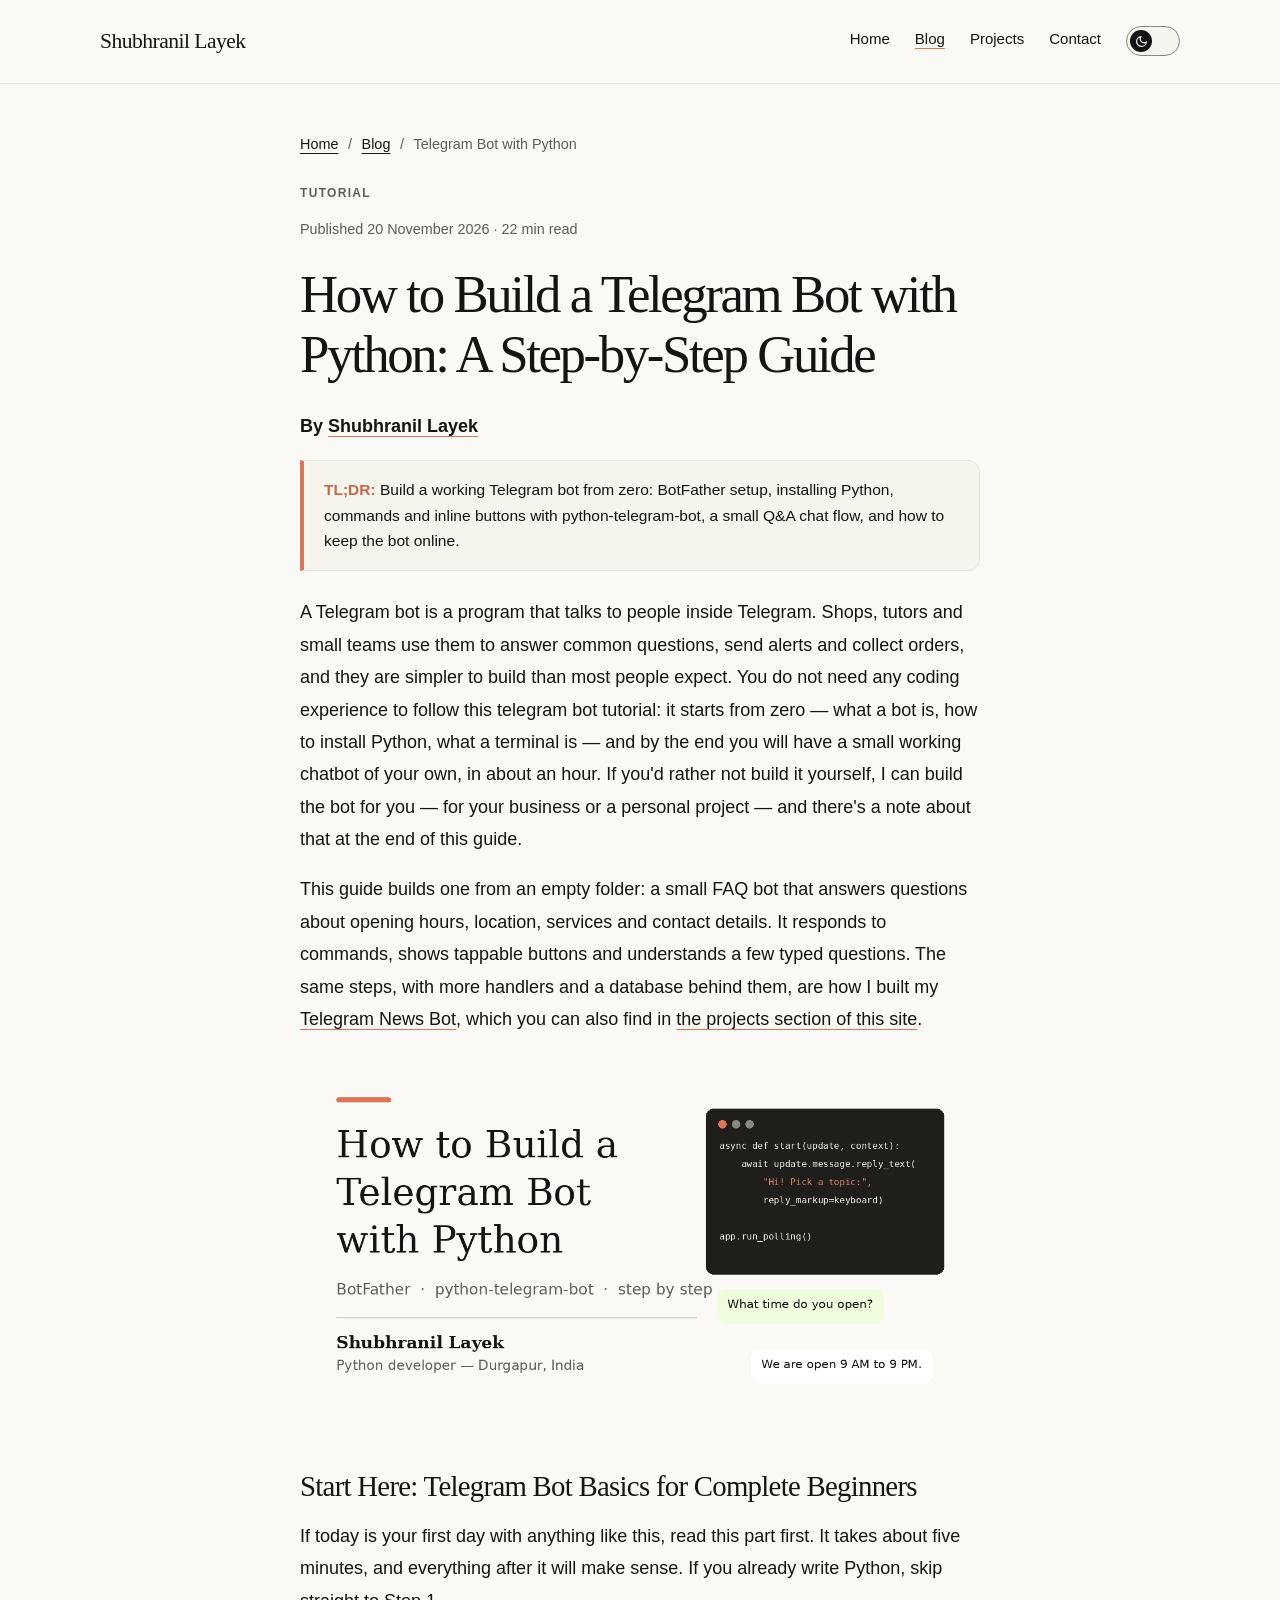
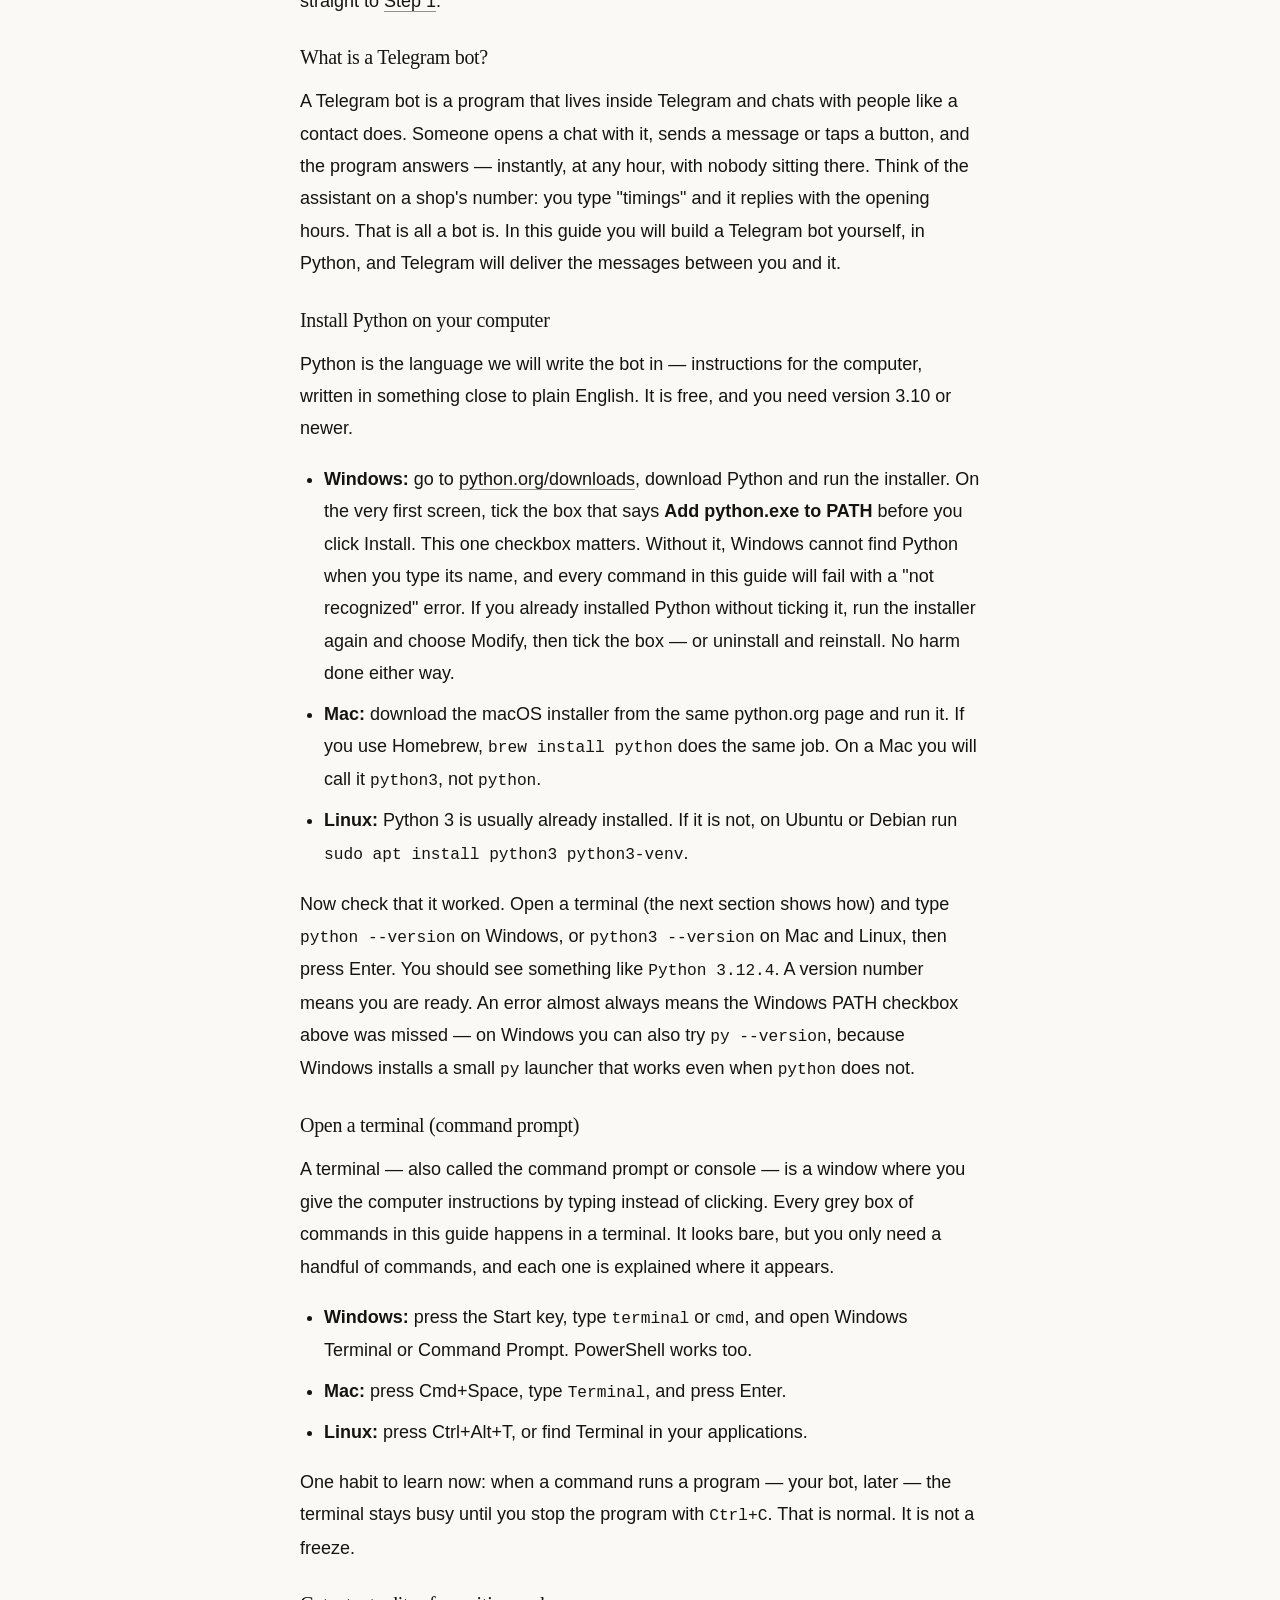
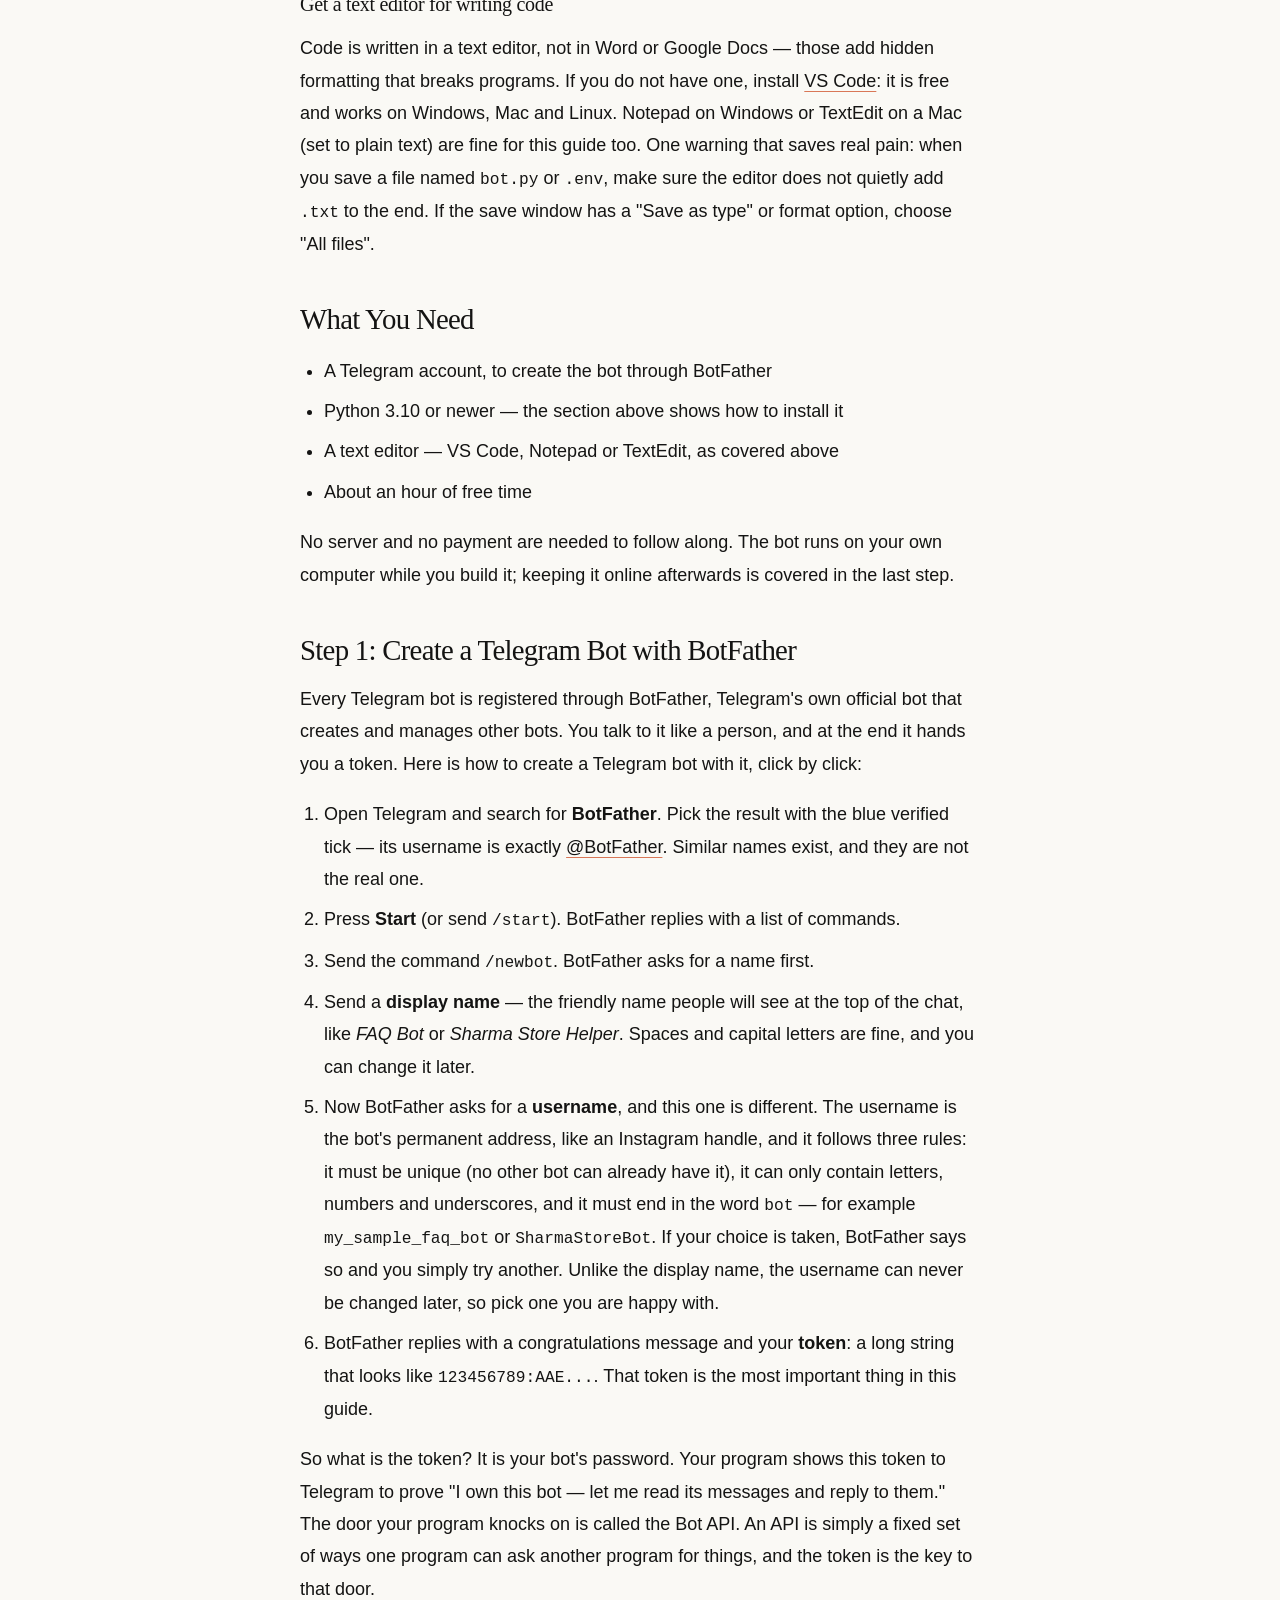
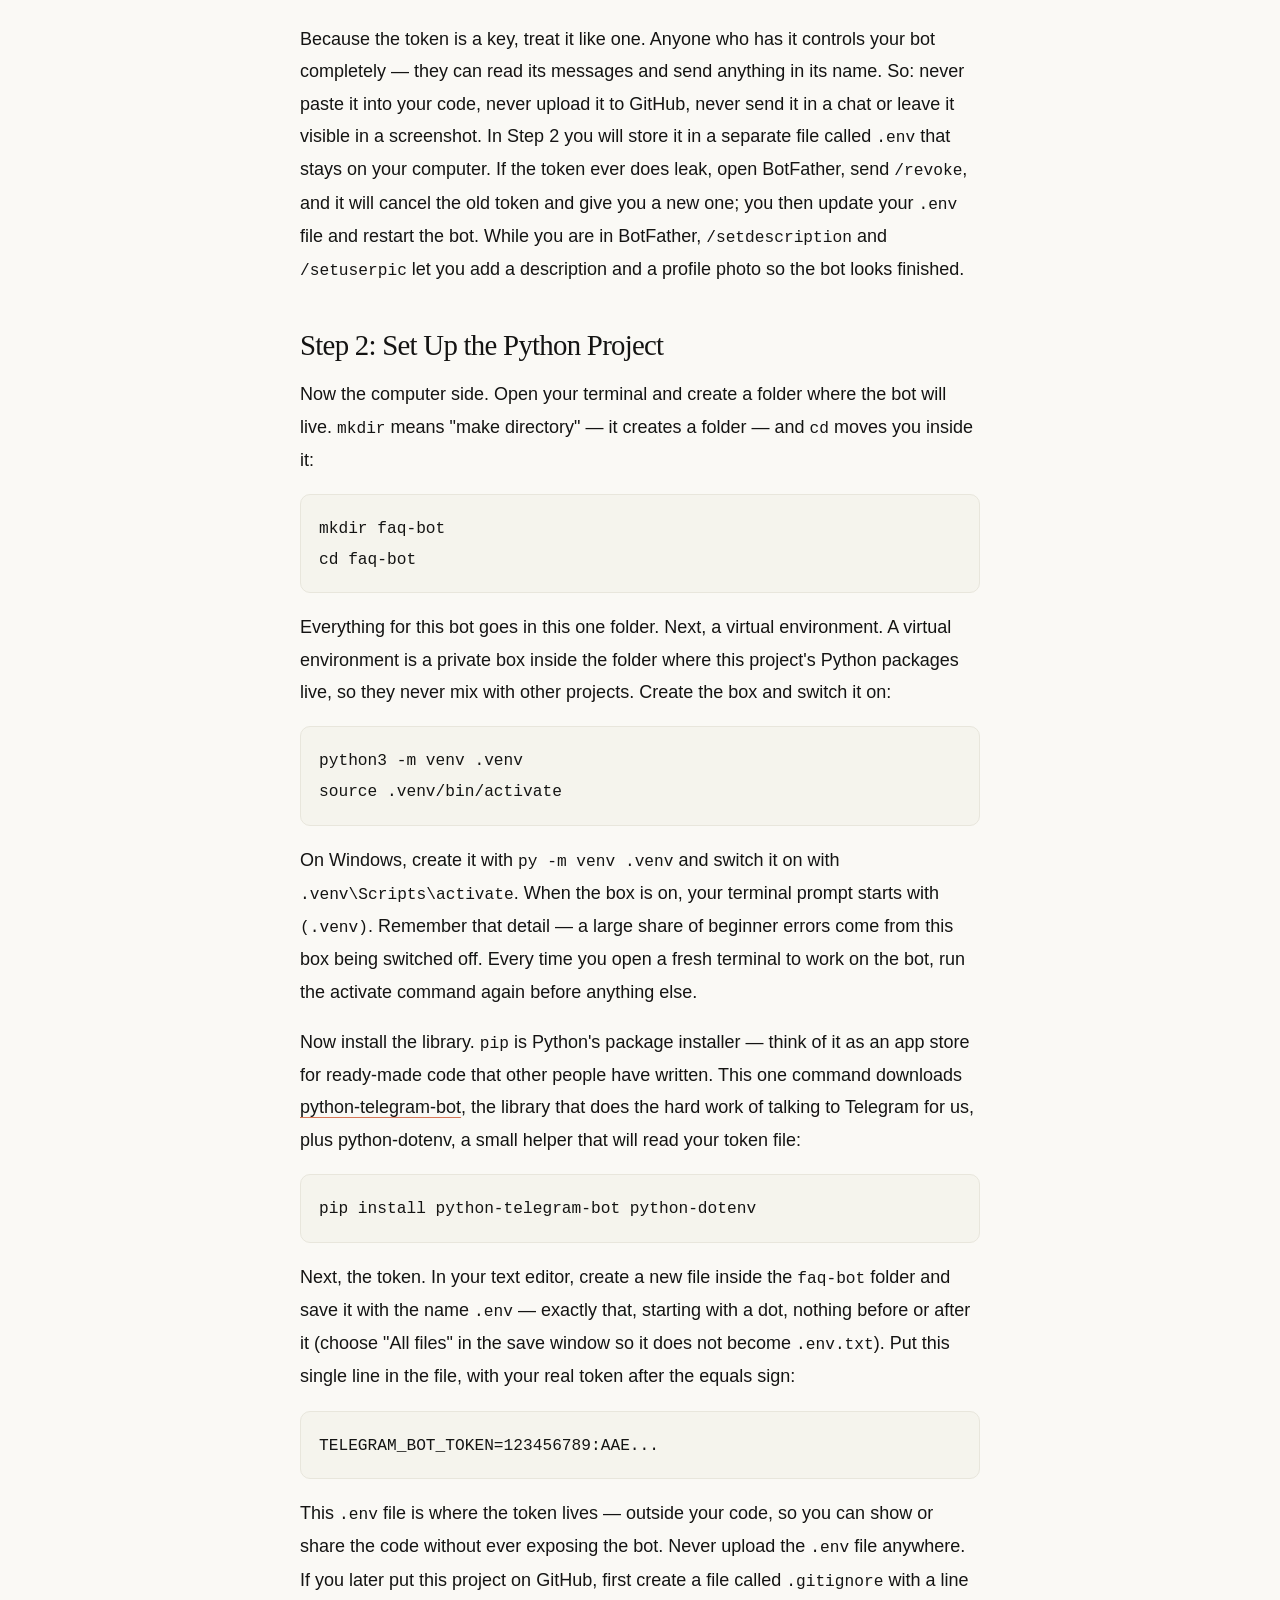
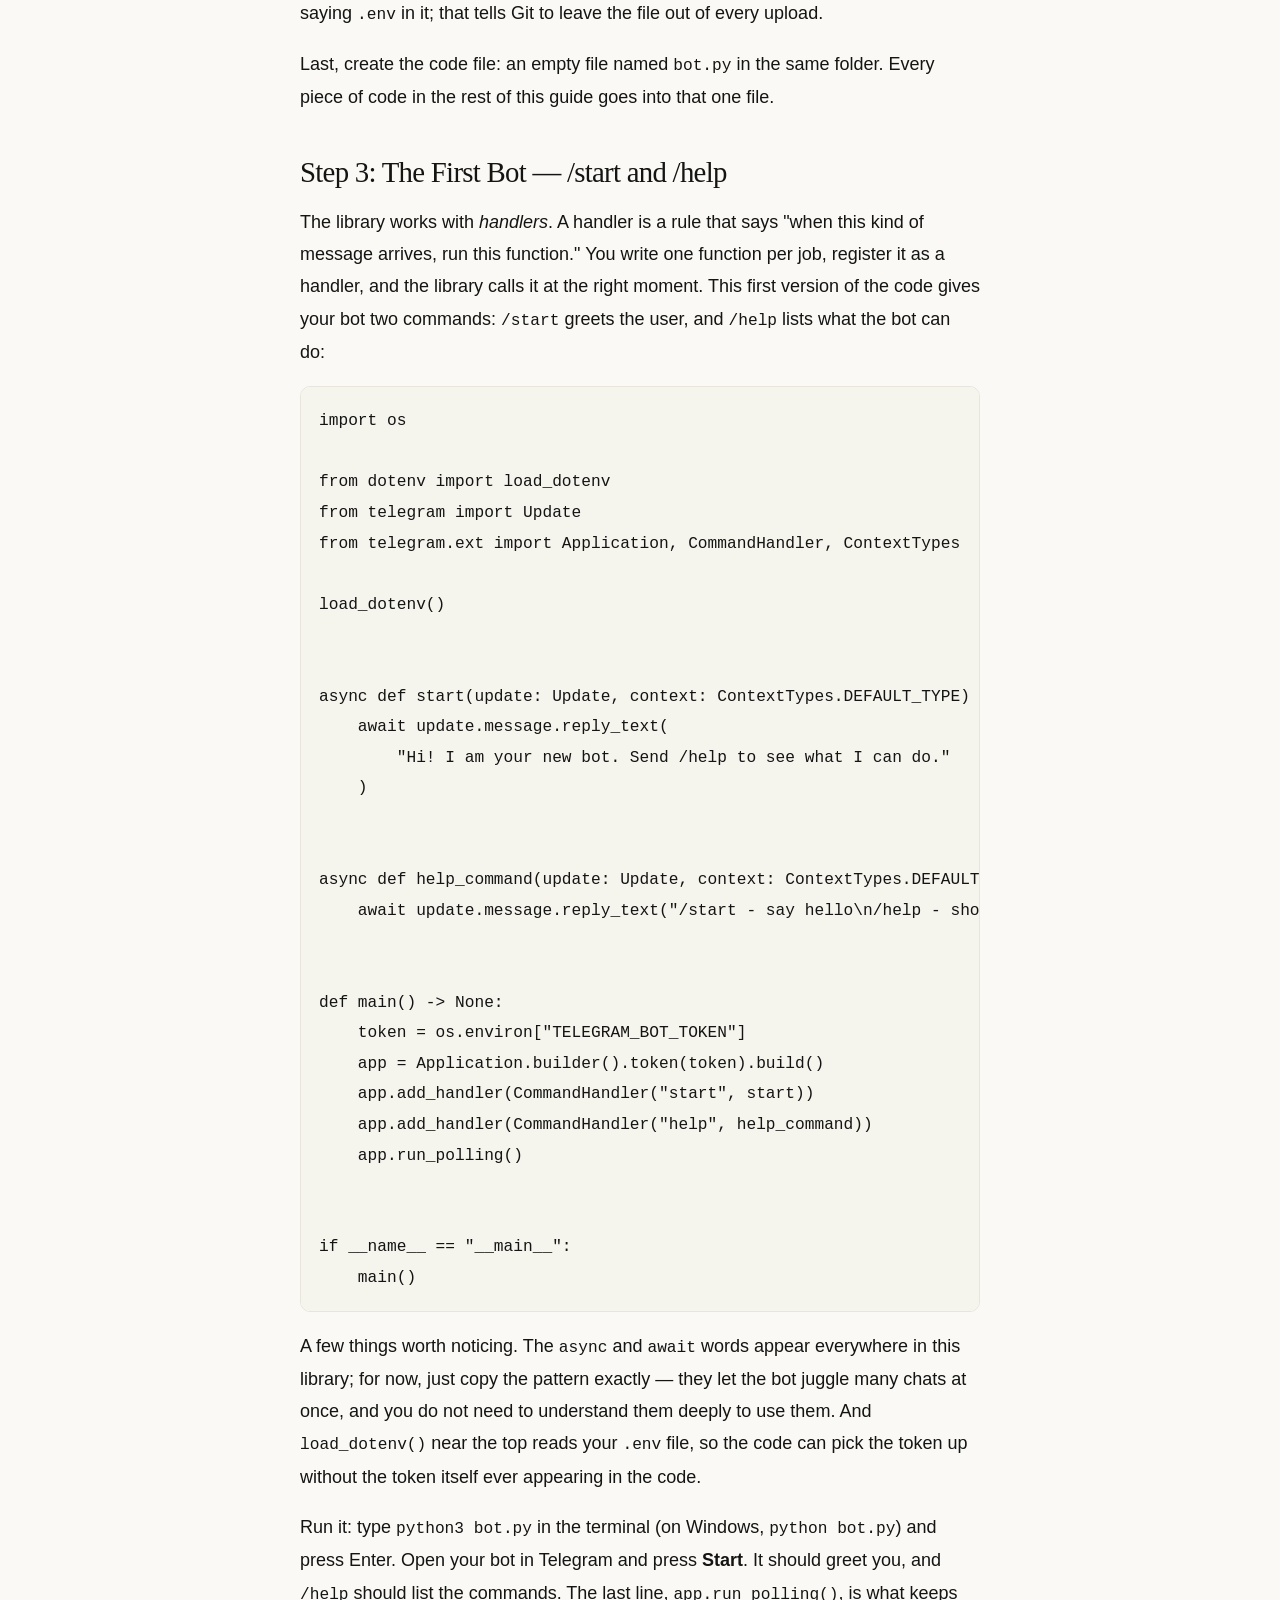
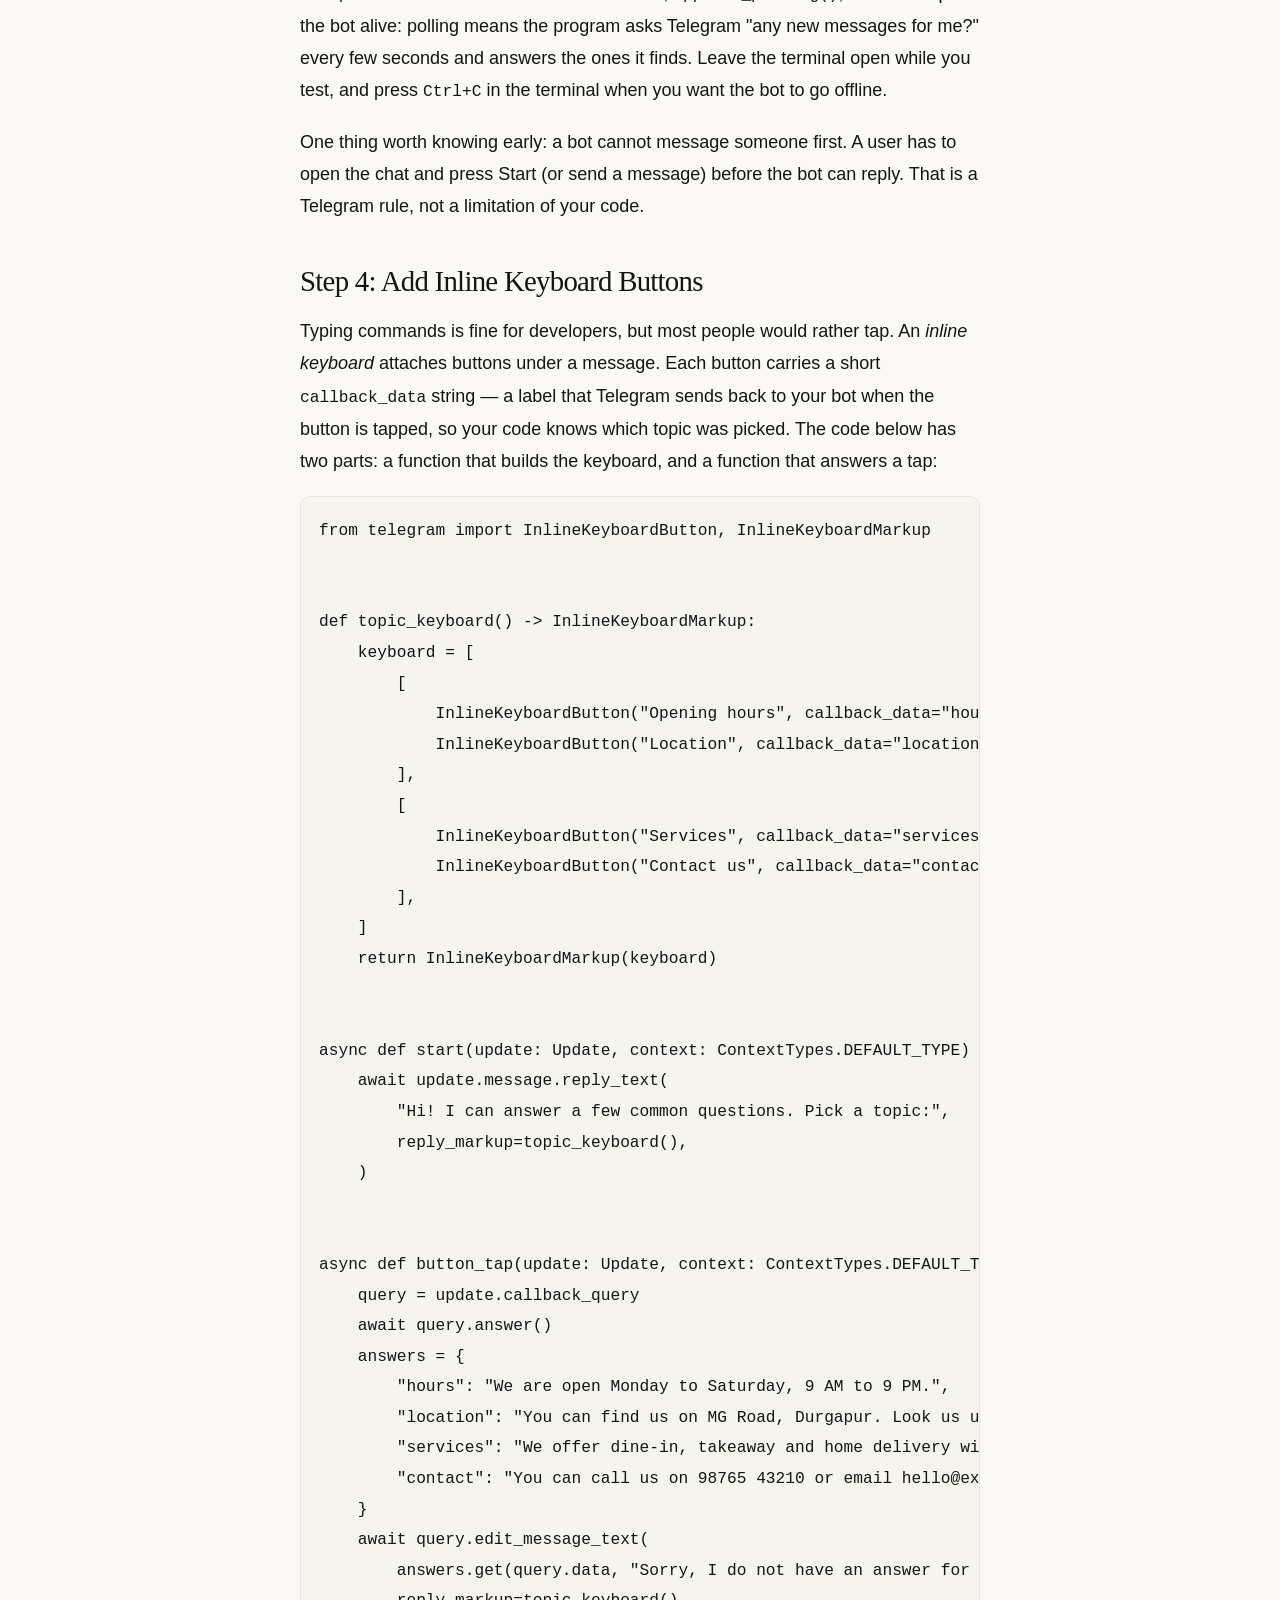
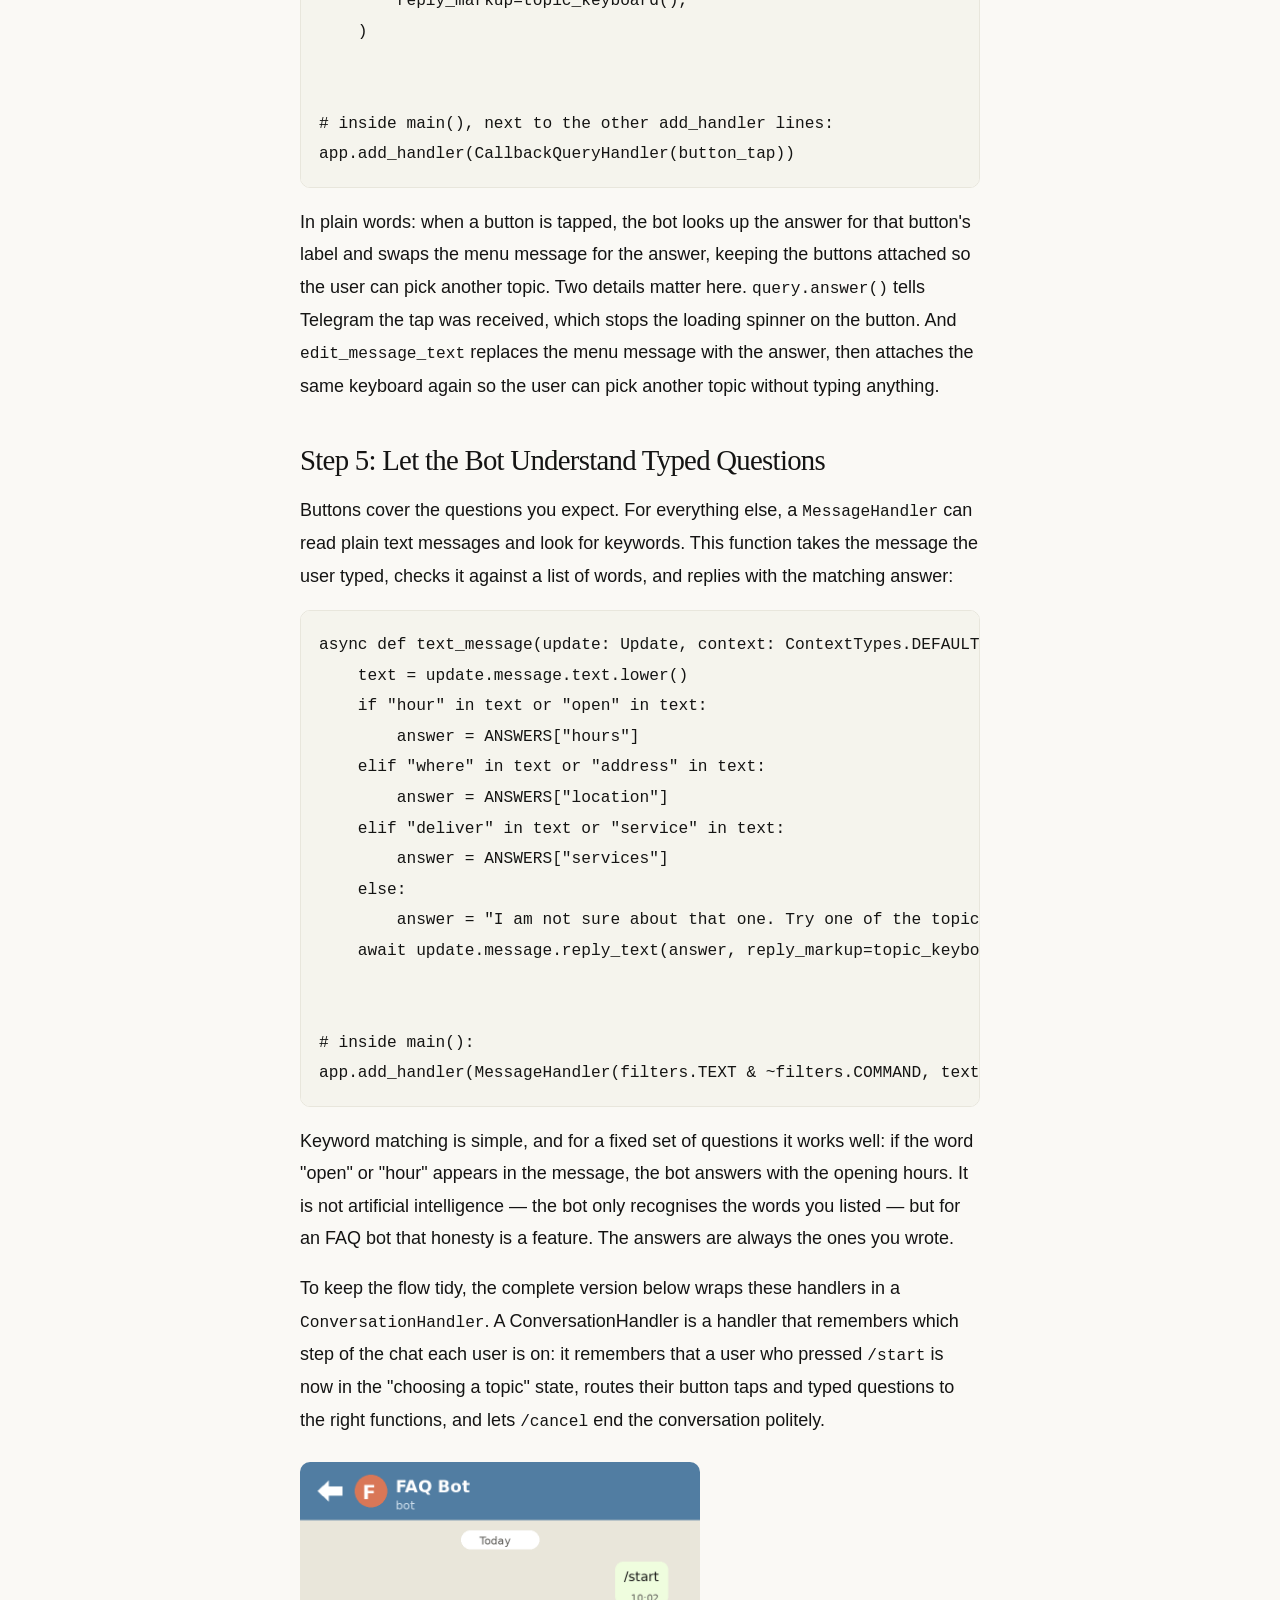
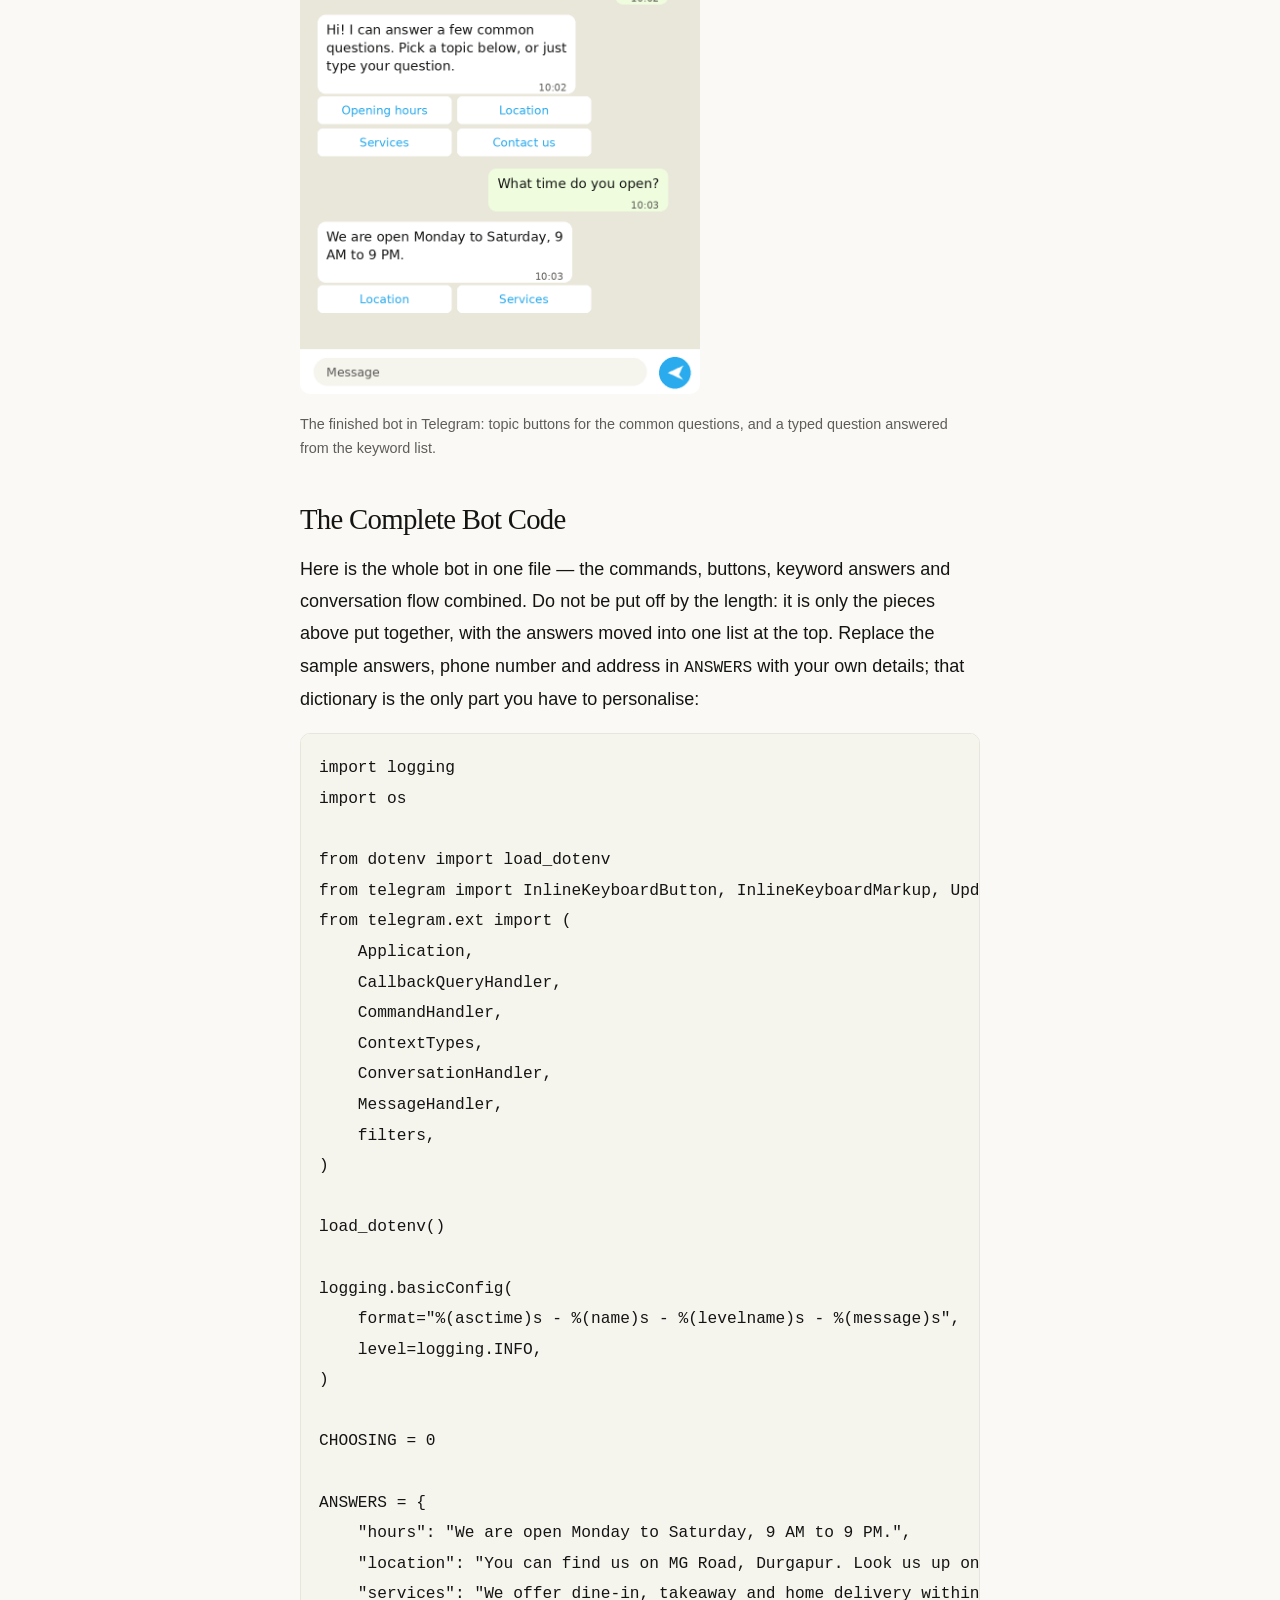
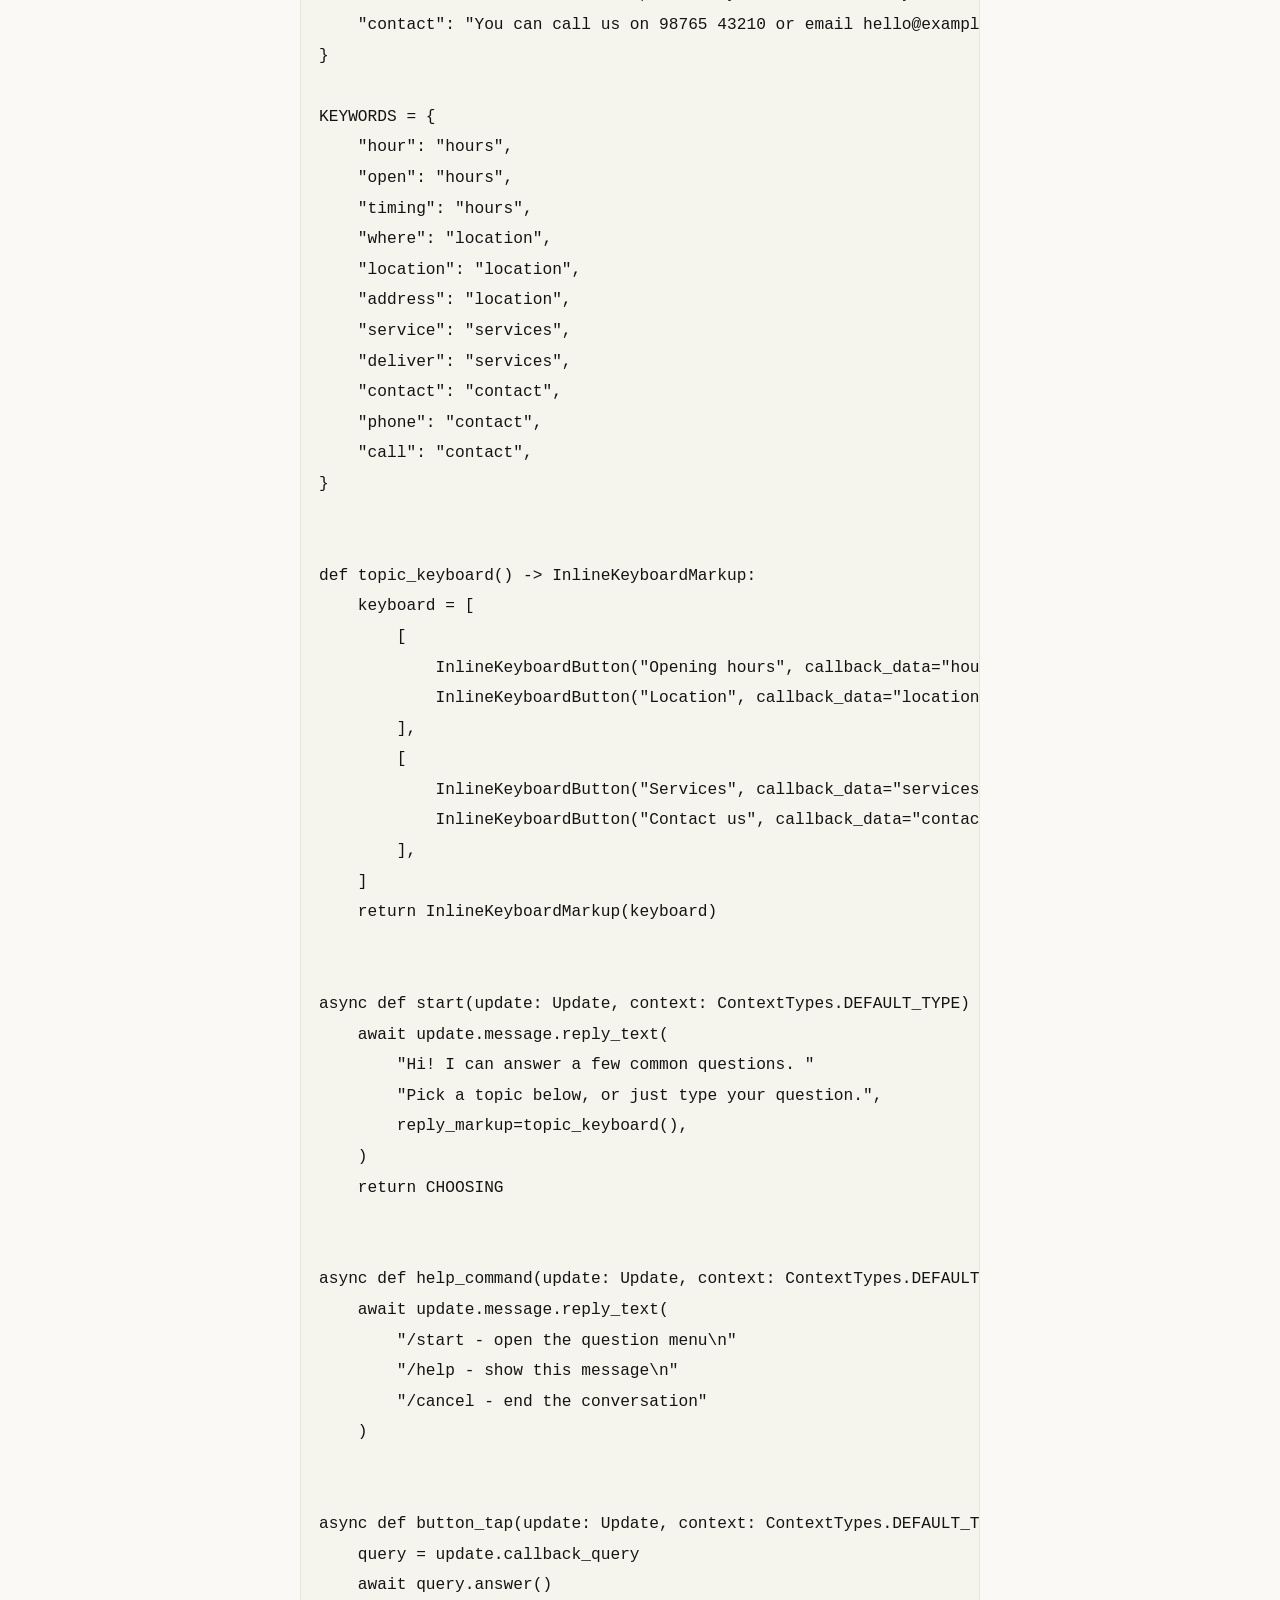
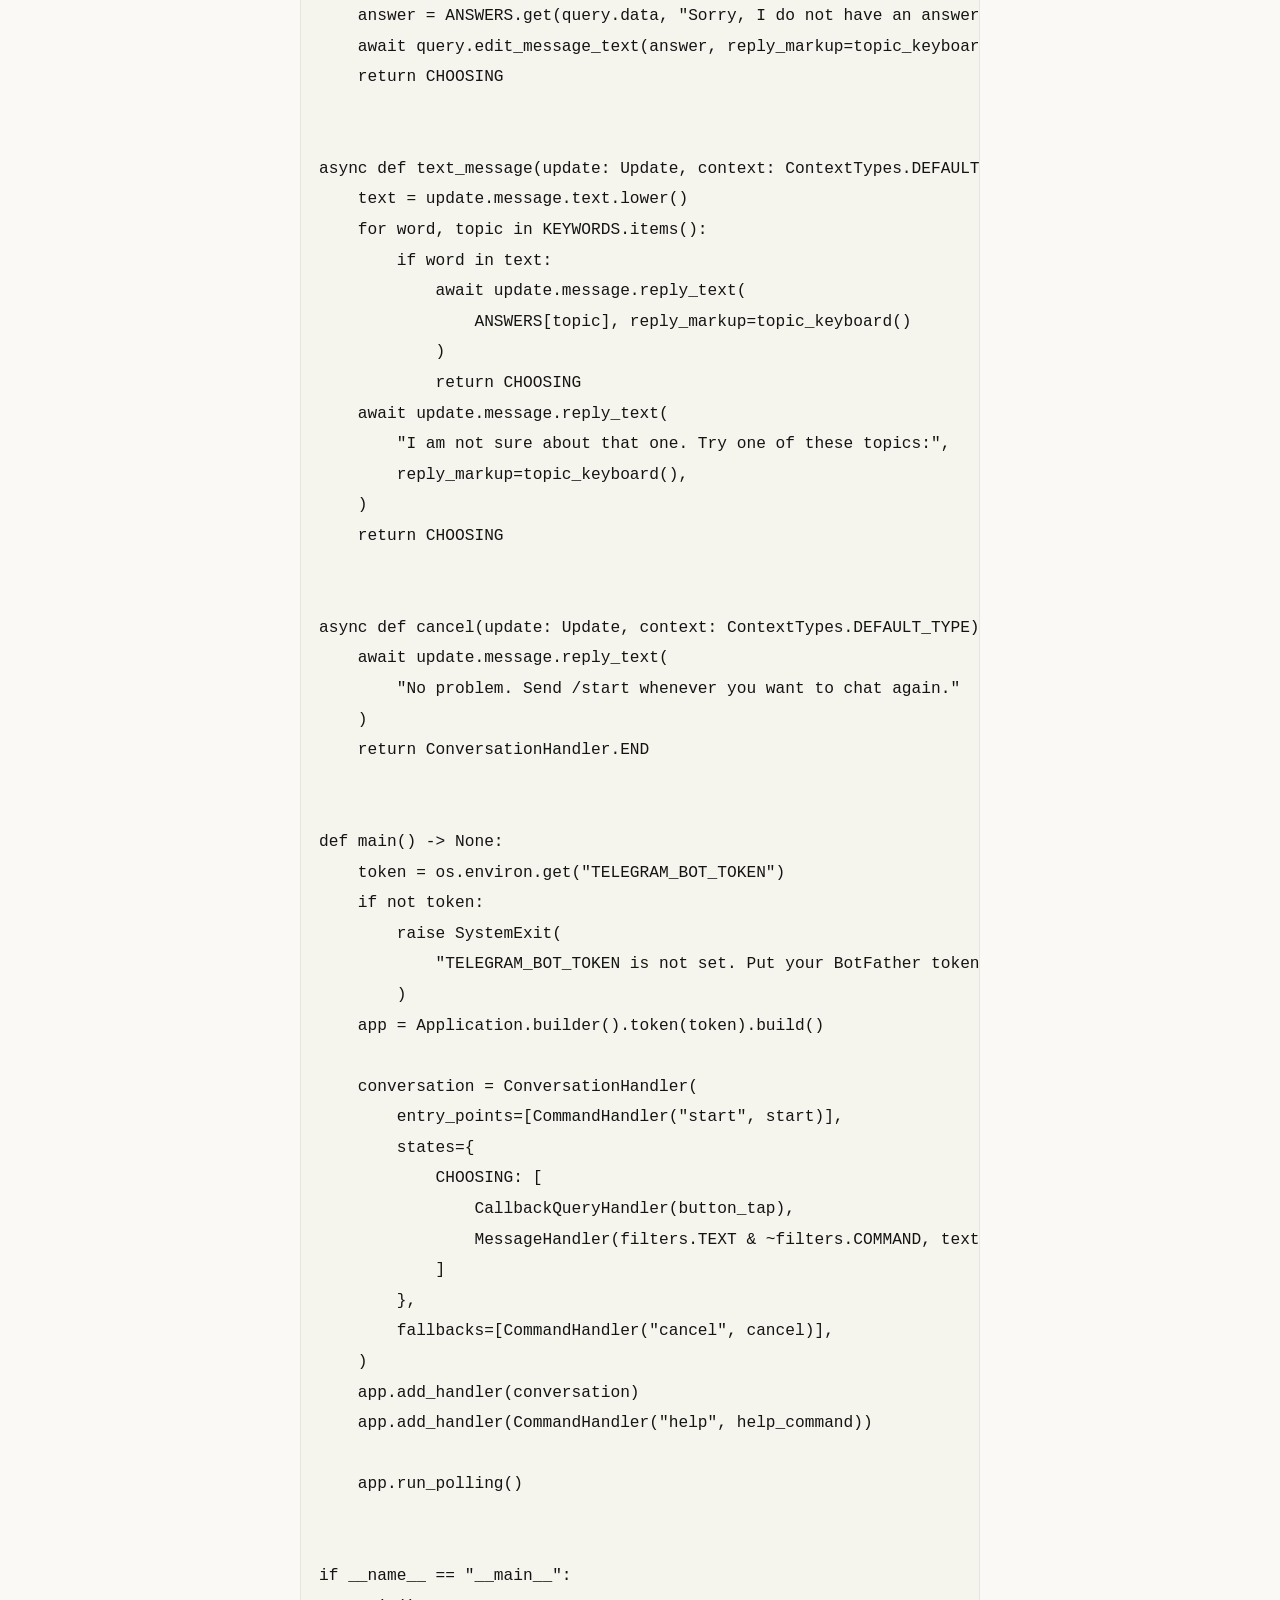
<file: blog/how-to-build-a-telegram-bot-with-python/index.html>
<!doctype html>
<html lang="en">
<head>
<link rel="icon" href="/favicon.ico" sizes="any">
<link rel="icon" type="image/png" sizes="32x32" href="/favicon-32x32.png">
<link rel="icon" type="image/png" sizes="16x16" href="/favicon-16x16.png">
<link rel="apple-touch-icon" sizes="180x180" href="/apple-touch-icon.png">
<!-- Google tag (gtag.js) -->
<script async src="https://www.googletagmanager.com/gtag/js?id=G-BCCZHYBK0B"></script>
<script>
  window.dataLayer = window.dataLayer || [];
  function gtag(){dataLayer.push(arguments);}
  gtag('js', new Date());

  gtag('config', 'G-BCCZHYBK0B');
</script>

<meta charset="utf-8">
<meta name="viewport" content="width=device-width, initial-scale=1">
<script>(function(){try{var t=localStorage.getItem("theme");if(t!=="dark"&&t!=="light"){t=window.matchMedia("(prefers-color-scheme: dark)").matches?"dark":"light";}document.documentElement.dataset.theme=t;}catch(e){document.documentElement.dataset.theme="light";}})();</script>
<meta name="theme-color" content="#faf9f5">
<title>How to Build a Telegram Bot with Python: Step-by-Step Guide</title>
<meta name="description" content="How to build a Telegram bot with Python, step by step for beginners: install Python, create your bot with BotFather, add buttons and typed answers with python-telegram-bot, and keep it online.">
<meta name="author" content="Shubhranil Layek">
<link rel="canonical" href="https://shubhranillayek.github.io/blog/how-to-build-a-telegram-bot-with-python/">
<link rel="stylesheet" href="https://shubhranillayek.github.io/blog/styles.css">
<meta property="og:type" content="article">
<meta property="og:title" content="How to Build a Telegram Bot with Python: Step-by-Step Guide">
<meta property="og:description" content="How to build a Telegram bot with Python, step by step for beginners: install Python, create your bot with BotFather, add buttons and typed answers with python-telegram-bot, and keep it online.">
<meta property="og:url" content="https://shubhranillayek.github.io/blog/how-to-build-a-telegram-bot-with-python/">
<meta property="og:site_name" content="Shubhranil Layek">
<meta property="og:image" content="https://shubhranillayek.github.io/blog/how-to-build-a-telegram-bot-with-python/telegram-bot-python-header.png">
<meta property="og:image:width" content="1200">
<meta property="og:image:height" content="630">
<meta property="og:image:alt" content="How to Build a Telegram Bot with Python — Shubhranil Layek">
<meta name="twitter:card" content="summary_large_image">
<meta name="twitter:image" content="https://shubhranillayek.github.io/blog/how-to-build-a-telegram-bot-with-python/telegram-bot-python-header.png">
<meta name="twitter:image:alt" content="How to Build a Telegram Bot with Python — Shubhranil Layek">
<meta name="twitter:title" content="How to Build a Telegram Bot with Python: Step-by-Step Guide">
<meta name="twitter:description" content="How to build a Telegram bot with Python, step by step for beginners: install Python, create your bot with BotFather, add buttons and typed answers with python-telegram-bot, and keep it online.">
<meta property="article:published_time" content="2026-11-20T02:05:00Z">
<meta property="article:modified_time" content="2026-11-20T02:07:42Z">
<meta property="article:author" content="https://shubhranillayek.github.io/">
<script type="application/ld+json">{"@context":"https://schema.org","@graph":[{"@type":"WebPage","@id":"https://shubhranillayek.github.io/blog/how-to-build-a-telegram-bot-with-python/#webpage","url":"https://shubhranillayek.github.io/blog/how-to-build-a-telegram-bot-with-python/","name":"How to Build a Telegram Bot with Python: Step-by-Step Guide","description":"How to build a Telegram bot with Python, step by step for beginners: install Python, create your bot with BotFather, add buttons and typed answers with python-telegram-bot, and keep it online.","mainEntity":{"@id":"https://shubhranillayek.github.io/blog/how-to-build-a-telegram-bot-with-python/#article"},"isPartOf":{"@id":"https://shubhranillayek.github.io/#website"},"breadcrumb":{"@id":"https://shubhranillayek.github.io/blog/how-to-build-a-telegram-bot-with-python/#breadcrumbs"},"inLanguage":"en"},{"@type":"BlogPosting","@id":"https://shubhranillayek.github.io/blog/how-to-build-a-telegram-bot-with-python/#article","headline":"How to Build a Telegram Bot with Python: A Step-by-Step Guide","description":"How to build a Telegram bot with Python, step by step for beginners: install Python, create your bot with BotFather, add buttons and typed answers with python-telegram-bot, and keep it online.","url":"https://shubhranillayek.github.io/blog/how-to-build-a-telegram-bot-with-python/","mainEntityOfPage":{"@id":"https://shubhranillayek.github.io/blog/how-to-build-a-telegram-bot-with-python/#webpage"},"author":{"@id":"https://shubhranillayek.github.io/#shubhranil-layek"},"publisher":{"@id":"https://shubhranillayek.github.io/#shubhranil-layek"},"datePublished":"2026-11-20T02:05:00Z","dateModified":"2026-11-20T02:07:42Z","inLanguage":"en","articleSection":"Tutorials","about":{"@type":"SoftwareApplication","name":"Telegram News Bot","url":"https://github.com/shubhranillayek/telegram-news-bot"},"citation":["https://github.com/shubhranillayek/telegram-news-bot","https://core.telegram.org/bots","https://docs.python-telegram-bot.org/"]},{"@type":"Person","@id":"https://shubhranillayek.github.io/#shubhranil-layek","name":"Shubhranil Layek","url":"https://shubhranillayek.github.io/","sameAs":["https://github.com/shubhranillayek"]},{"@type":"BreadcrumbList","@id":"https://shubhranillayek.github.io/blog/how-to-build-a-telegram-bot-with-python/#breadcrumbs","itemListElement":[{"@type":"ListItem","position":1,"name":"Home","item":"https://shubhranillayek.github.io/"},{"@type":"ListItem","position":2,"name":"Blog","item":"https://shubhranillayek.github.io/blog/"},{"@type":"ListItem","position":3,"name":"How to Build a Telegram Bot with Python: Step-by-Step Guide","item":"https://shubhranillayek.github.io/blog/how-to-build-a-telegram-bot-with-python/"}]}]}</script>
</head>
<body>
<div class="scroll-progress" aria-hidden="true"><span id="scrollProgressBar"></span></div>
<a class="skip" href="#main">Skip to content</a>
<header><nav class="wrap" aria-label="Main navigation"><a href="https://shubhranillayek.github.io/">Shubhranil Layek</a><div class="navlinks"><a href="https://shubhranillayek.github.io/">Home</a><a href="https://shubhranillayek.github.io/blog/" aria-current="true">Blog</a><a href="https://shubhranillayek.github.io/#projects">Projects</a><a href="https://shubhranillayek.github.io/#contact">Contact</a><button class="theme-switch" type="button" role="switch" aria-checked="false" aria-label="Dark mode" title="Toggle dark mode"><span class="ts-knob"><svg class="ts-moon" viewBox="0 0 24 24" aria-hidden="true"><path d="M21 12.8A9 9 0 1 1 11.2 3a7 7 0 0 0 9.8 9.8z"/></svg><svg class="ts-sun" viewBox="0 0 24 24" aria-hidden="true"><circle cx="12" cy="12" r="4"/><path d="M12 2v2M12 20v2M4.9 4.9l1.4 1.4M17.7 17.7l1.4 1.4M2 12h2M20 12h2M4.9 19.1l1.4-1.4M17.7 6.3l1.4-1.4"/></svg></span></button></div></nav></header>
<main id="main" class="wrap blog-main"><article class="post">
<nav class="breadcrumbs" aria-label="Breadcrumb"><a href="https://shubhranillayek.github.io/">Home</a><span aria-hidden="true">/</span><a href="https://shubhranillayek.github.io/blog/">Blog</a><span aria-hidden="true">/</span><span>Telegram Bot with Python</span></nav>
<p class="eyebrow">Tutorial</p>
<p class="post-meta">Published <time datetime="2026-11-20T02:05:00Z">20 November 2026</time> &middot; 22 min read</p>
<h1>How to Build a Telegram Bot with Python: A Step-by-Step Guide</h1>
<p><strong>By <a href="https://shubhranillayek.github.io/">Shubhranil Layek</a></strong></p><aside class="tldr"><strong>TL;DR:</strong> Build a working Telegram bot from zero: BotFather setup, installing Python, commands and inline buttons with python-telegram-bot, a small Q&amp;A chat flow, and how to keep the bot online.</aside>
<p>A Telegram bot is a program that talks to people inside Telegram. Shops, tutors and small teams use them to answer common questions, send alerts and collect orders, and they are simpler to build than most people expect. You do not need any coding experience to follow this telegram bot tutorial: it starts from zero — what a bot is, how to install Python, what a terminal is — and by the end you will have a small working chatbot of your own, in about an hour. If you'd rather not build it yourself, I can build the bot for you — for your business or a personal project — and there's a note about that at the end of this guide.</p>
<p>This guide builds one from an empty folder: a small FAQ bot that answers questions about opening hours, location, services and contact details. It responds to commands, shows tappable buttons and understands a few typed questions. The same steps, with more handlers and a database behind them, are how I built my <a href="https://github.com/shubhranillayek/telegram-news-bot">Telegram News Bot</a>, which you can also find in <a href="https://shubhranillayek.github.io/#projects">the projects section of this site</a>.</p>
<figure style="margin:1.6rem 0"><img src="telegram-bot-python-header.png" alt="Guide header for How to Build a Telegram Bot with Python, showing a Python code snippet and a short sample chat with a bot" width="1200" height="630" style="max-width:100%;height:auto;border-radius:10px"></figure>
<h2>Start Here: Telegram Bot Basics for Complete Beginners</h2>
<p>If today is your first day with anything like this, read this part first. It takes about five minutes, and everything after it will make sense. If you already write Python, skip straight to <a href="#step-1">Step 1</a>.</p>
<h3>What is a Telegram bot?</h3>
<p>A Telegram bot is a program that lives inside Telegram and chats with people like a contact does. Someone opens a chat with it, sends a message or taps a button, and the program answers — instantly, at any hour, with nobody sitting there. Think of the assistant on a shop's number: you type "timings" and it replies with the opening hours. That is all a bot is. In this guide you will build a Telegram bot yourself, in Python, and Telegram will deliver the messages between you and it.</p>
<h3>Install Python on your computer</h3>
<p>Python is the language we will write the bot in — instructions for the computer, written in something close to plain English. It is free, and you need version 3.10 or newer.</p>
<ul>
<li><strong>Windows:</strong> go to <a href="https://www.python.org/downloads/">python.org/downloads</a>, download Python and run the installer. On the very first screen, tick the box that says <strong>Add python.exe to PATH</strong> before you click Install. This one checkbox matters. Without it, Windows cannot find Python when you type its name, and every command in this guide will fail with a "not recognized" error. If you already installed Python without ticking it, run the installer again and choose Modify, then tick the box — or uninstall and reinstall. No harm done either way.</li>
<li><strong>Mac:</strong> download the macOS installer from the same python.org page and run it. If you use Homebrew, <code>brew install python</code> does the same job. On a Mac you will call it <code>python3</code>, not <code>python</code>.</li>
<li><strong>Linux:</strong> Python 3 is usually already installed. If it is not, on Ubuntu or Debian run <code>sudo apt install python3 python3-venv</code>.</li>
</ul>
<p>Now check that it worked. Open a terminal (the next section shows how) and type <code>python --version</code> on Windows, or <code>python3 --version</code> on Mac and Linux, then press Enter. You should see something like <code>Python 3.12.4</code>. A version number means you are ready. An error almost always means the Windows PATH checkbox above was missed — on Windows you can also try <code>py --version</code>, because Windows installs a small <code>py</code> launcher that works even when <code>python</code> does not.</p>
<h3>Open a terminal (command prompt)</h3>
<p>A terminal — also called the command prompt or console — is a window where you give the computer instructions by typing instead of clicking. Every grey box of commands in this guide happens in a terminal. It looks bare, but you only need a handful of commands, and each one is explained where it appears.</p>
<ul>
<li><strong>Windows:</strong> press the Start key, type <code>terminal</code> or <code>cmd</code>, and open Windows Terminal or Command Prompt. PowerShell works too.</li>
<li><strong>Mac:</strong> press Cmd+Space, type <code>Terminal</code>, and press Enter.</li>
<li><strong>Linux:</strong> press Ctrl+Alt+T, or find Terminal in your applications.</li>
</ul>
<p>One habit to learn now: when a command runs a program — your bot, later — the terminal stays busy until you stop the program with <code>Ctrl+C</code>. That is normal. It is not a freeze.</p>
<h3>Get a text editor for writing code</h3>
<p>Code is written in a text editor, not in Word or Google Docs — those add hidden formatting that breaks programs. If you do not have one, install <a href="https://code.visualstudio.com/">VS Code</a>: it is free and works on Windows, Mac and Linux. Notepad on Windows or TextEdit on a Mac (set to plain text) are fine for this guide too. One warning that saves real pain: when you save a file named <code>bot.py</code> or <code>.env</code>, make sure the editor does not quietly add <code>.txt</code> to the end. If the save window has a "Save as type" or format option, choose "All files".</p>
<h2>What You Need</h2>
<ul>
<li>A Telegram account, to create the bot through BotFather</li>
<li>Python 3.10 or newer — the section above shows how to install it</li>
<li>A text editor — VS Code, Notepad or TextEdit, as covered above</li>
<li>About an hour of free time</li>
</ul>
<p>No server and no payment are needed to follow along. The bot runs on your own computer while you build it; keeping it online afterwards is covered in the last step.</p>
<h2 id="step-1">Step 1: Create a Telegram Bot with BotFather</h2>
<p>Every Telegram bot is registered through BotFather, Telegram's own official bot that creates and manages other bots. You talk to it like a person, and at the end it hands you a token. Here is how to create a Telegram bot with it, click by click:</p>
<ol>
<li>Open Telegram and search for <strong>BotFather</strong>. Pick the result with the blue verified tick — its username is exactly <a href="https://t.me/BotFather">@BotFather</a>. Similar names exist, and they are not the real one.</li>
<li>Press <strong>Start</strong> (or send <code>/start</code>). BotFather replies with a list of commands.</li>
<li>Send the command <code>/newbot</code>. BotFather asks for a name first.</li>
<li>Send a <strong>display name</strong> — the friendly name people will see at the top of the chat, like <em>FAQ Bot</em> or <em>Sharma Store Helper</em>. Spaces and capital letters are fine, and you can change it later.</li>
<li>Now BotFather asks for a <strong>username</strong>, and this one is different. The username is the bot's permanent address, like an Instagram handle, and it follows three rules: it must be unique (no other bot can already have it), it can only contain letters, numbers and underscores, and it must end in the word <code>bot</code> — for example <code>my_sample_faq_bot</code> or <code>SharmaStoreBot</code>. If your choice is taken, BotFather says so and you simply try another. Unlike the display name, the username can never be changed later, so pick one you are happy with.</li>
<li>BotFather replies with a congratulations message and your <strong>token</strong>: a long string that looks like <code>123456789:AAE...</code>. That token is the most important thing in this guide.</li>
</ol>
<p>So what is the token? It is your bot's password. Your program shows this token to Telegram to prove "I own this bot — let me read its messages and reply to them." The door your program knocks on is called the Bot API. An API is simply a fixed set of ways one program can ask another program for things, and the token is the key to that door.</p>
<p>Because the token is a key, treat it like one. Anyone who has it controls your bot completely — they can read its messages and send anything in its name. So: never paste it into your code, never upload it to GitHub, never send it in a chat or leave it visible in a screenshot. In Step 2 you will store it in a separate file called <code>.env</code> that stays on your computer. If the token ever does leak, open BotFather, send <code>/revoke</code>, and it will cancel the old token and give you a new one; you then update your <code>.env</code> file and restart the bot. While you are in BotFather, <code>/setdescription</code> and <code>/setuserpic</code> let you add a description and a profile photo so the bot looks finished.</p>
<h2>Step 2: Set Up the Python Project</h2>
<p>Now the computer side. Open your terminal and create a folder where the bot will live. <code>mkdir</code> means "make directory" — it creates a folder — and <code>cd</code> moves you inside it:</p>
<pre><code class="language-bash">mkdir faq-bot
cd faq-bot</code></pre>
<p>Everything for this bot goes in this one folder. Next, a virtual environment. A virtual environment is a private box inside the folder where this project's Python packages live, so they never mix with other projects. Create the box and switch it on:</p>
<pre><code class="language-bash">python3 -m venv .venv
source .venv/bin/activate</code></pre>
<p>On Windows, create it with <code>py -m venv .venv</code> and switch it on with <code>.venv\Scripts\activate</code>. When the box is on, your terminal prompt starts with <code>(.venv)</code>. Remember that detail — a large share of beginner errors come from this box being switched off. Every time you open a fresh terminal to work on the bot, run the activate command again before anything else.</p>
<p>Now install the library. <code>pip</code> is Python's package installer — think of it as an app store for ready-made code that other people have written. This one command downloads <a href="https://docs.python-telegram-bot.org/">python-telegram-bot</a>, the library that does the hard work of talking to Telegram for us, plus python-dotenv, a small helper that will read your token file:</p>
<pre><code class="language-bash">pip install python-telegram-bot python-dotenv</code></pre>
<p>Next, the token. In your text editor, create a new file inside the <code>faq-bot</code> folder and save it with the name <code>.env</code> — exactly that, starting with a dot, nothing before or after it (choose "All files" in the save window so it does not become <code>.env.txt</code>). Put this single line in the file, with your real token after the equals sign:</p>
<pre><code>TELEGRAM_BOT_TOKEN=123456789:AAE...</code></pre>
<p>This <code>.env</code> file is where the token lives — outside your code, so you can show or share the code without ever exposing the bot. Never upload the <code>.env</code> file anywhere. If you later put this project on GitHub, first create a file called <code>.gitignore</code> with a line saying <code>.env</code> in it; that tells Git to leave the file out of every upload.</p>
<p>Last, create the code file: an empty file named <code>bot.py</code> in the same folder. Every piece of code in the rest of this guide goes into that one file.</p>
<h2>Step 3: The First Bot — /start and /help</h2>
<p>The library works with <em>handlers</em>. A handler is a rule that says "when this kind of message arrives, run this function." You write one function per job, register it as a handler, and the library calls it at the right moment. This first version of the code gives your bot two commands: <code>/start</code> greets the user, and <code>/help</code> lists what the bot can do:</p>
<pre><code class="language-python">import os

from dotenv import load_dotenv
from telegram import Update
from telegram.ext import Application, CommandHandler, ContextTypes

load_dotenv()


async def start(update: Update, context: ContextTypes.DEFAULT_TYPE) -&gt; None:
    await update.message.reply_text(
        &quot;Hi! I am your new bot. Send /help to see what I can do.&quot;
    )


async def help_command(update: Update, context: ContextTypes.DEFAULT_TYPE) -&gt; None:
    await update.message.reply_text(&quot;/start - say hello\n/help - show this message&quot;)


def main() -&gt; None:
    token = os.environ[&quot;TELEGRAM_BOT_TOKEN&quot;]
    app = Application.builder().token(token).build()
    app.add_handler(CommandHandler(&quot;start&quot;, start))
    app.add_handler(CommandHandler(&quot;help&quot;, help_command))
    app.run_polling()


if __name__ == &quot;__main__&quot;:
    main()</code></pre>
<p>A few things worth noticing. The <code>async</code> and <code>await</code> words appear everywhere in this library; for now, just copy the pattern exactly — they let the bot juggle many chats at once, and you do not need to understand them deeply to use them. And <code>load_dotenv()</code> near the top reads your <code>.env</code> file, so the code can pick the token up without the token itself ever appearing in the code.</p>
<p>Run it: type <code>python3 bot.py</code> in the terminal (on Windows, <code>python bot.py</code>) and press Enter. Open your bot in Telegram and press <strong>Start</strong>. It should greet you, and <code>/help</code> should list the commands. The last line, <code>app.run_polling()</code>, is what keeps the bot alive: polling means the program asks Telegram "any new messages for me?" every few seconds and answers the ones it finds. Leave the terminal open while you test, and press <code>Ctrl+C</code> in the terminal when you want the bot to go offline.</p>
<p>One thing worth knowing early: a bot cannot message someone first. A user has to open the chat and press Start (or send a message) before the bot can reply. That is a Telegram rule, not a limitation of your code.</p>
<h2>Step 4: Add Inline Keyboard Buttons</h2>
<p>Typing commands is fine for developers, but most people would rather tap. An <em>inline keyboard</em> attaches buttons under a message. Each button carries a short <code>callback_data</code> string — a label that Telegram sends back to your bot when the button is tapped, so your code knows which topic was picked. The code below has two parts: a function that builds the keyboard, and a function that answers a tap:</p>
<pre><code class="language-python">from telegram import InlineKeyboardButton, InlineKeyboardMarkup


def topic_keyboard() -&gt; InlineKeyboardMarkup:
    keyboard = [
        [
            InlineKeyboardButton(&quot;Opening hours&quot;, callback_data=&quot;hours&quot;),
            InlineKeyboardButton(&quot;Location&quot;, callback_data=&quot;location&quot;),
        ],
        [
            InlineKeyboardButton(&quot;Services&quot;, callback_data=&quot;services&quot;),
            InlineKeyboardButton(&quot;Contact us&quot;, callback_data=&quot;contact&quot;),
        ],
    ]
    return InlineKeyboardMarkup(keyboard)


async def start(update: Update, context: ContextTypes.DEFAULT_TYPE) -&gt; None:
    await update.message.reply_text(
        &quot;Hi! I can answer a few common questions. Pick a topic:&quot;,
        reply_markup=topic_keyboard(),
    )


async def button_tap(update: Update, context: ContextTypes.DEFAULT_TYPE) -&gt; None:
    query = update.callback_query
    await query.answer()
    answers = {
        &quot;hours&quot;: &quot;We are open Monday to Saturday, 9 AM to 9 PM.&quot;,
        &quot;location&quot;: &quot;You can find us on MG Road, Durgapur. Look us up on Google Maps for directions.&quot;,
        &quot;services&quot;: &quot;We offer dine-in, takeaway and home delivery within the neighbourhood.&quot;,
        &quot;contact&quot;: &quot;You can call us on 98765 43210 or email hello@example.com.&quot;,
    }
    await query.edit_message_text(
        answers.get(query.data, &quot;Sorry, I do not have an answer for that yet.&quot;),
        reply_markup=topic_keyboard(),
    )


# inside main(), next to the other add_handler lines:
app.add_handler(CallbackQueryHandler(button_tap))</code></pre>
<p>In plain words: when a button is tapped, the bot looks up the answer for that button's label and swaps the menu message for the answer, keeping the buttons attached so the user can pick another topic. Two details matter here. <code>query.answer()</code> tells Telegram the tap was received, which stops the loading spinner on the button. And <code>edit_message_text</code> replaces the menu message with the answer, then attaches the same keyboard again so the user can pick another topic without typing anything.</p>
<h2>Step 5: Let the Bot Understand Typed Questions</h2>
<p>Buttons cover the questions you expect. For everything else, a <code>MessageHandler</code> can read plain text messages and look for keywords. This function takes the message the user typed, checks it against a list of words, and replies with the matching answer:</p>
<pre><code class="language-python">async def text_message(update: Update, context: ContextTypes.DEFAULT_TYPE) -&gt; None:
    text = update.message.text.lower()
    if &quot;hour&quot; in text or &quot;open&quot; in text:
        answer = ANSWERS[&quot;hours&quot;]
    elif &quot;where&quot; in text or &quot;address&quot; in text:
        answer = ANSWERS[&quot;location&quot;]
    elif &quot;deliver&quot; in text or &quot;service&quot; in text:
        answer = ANSWERS[&quot;services&quot;]
    else:
        answer = &quot;I am not sure about that one. Try one of the topics below.&quot;
    await update.message.reply_text(answer, reply_markup=topic_keyboard())


# inside main():
app.add_handler(MessageHandler(filters.TEXT &amp; ~filters.COMMAND, text_message))</code></pre>
<p>Keyword matching is simple, and for a fixed set of questions it works well: if the word "open" or "hour" appears in the message, the bot answers with the opening hours. It is not artificial intelligence — the bot only recognises the words you listed — but for an FAQ bot that honesty is a feature. The answers are always the ones you wrote.</p>
<p>To keep the flow tidy, the complete version below wraps these handlers in a <code>ConversationHandler</code>. A ConversationHandler is a handler that remembers which step of the chat each user is on: it remembers that a user who pressed <code>/start</code> is now in the "choosing a topic" state, routes their button taps and typed questions to the right functions, and lets <code>/cancel</code> end the conversation politely.</p>
<figure style="margin:1.6rem 0"><img src="telegram-faq-bot-chat.png" alt="A Telegram chat with the finished FAQ bot: the user sends /start, the bot replies with buttons for opening hours, location, services and contact, and then answers a typed question about opening hours" width="820" height="1090" style="max-width:400px;width:100%;height:auto;border-radius:10px"><figcaption class="muted" style="font-size:.9rem;margin-top:.5rem">The finished bot in Telegram: topic buttons for the common questions, and a typed question answered from the keyword list.</figcaption></figure>
<h2>The Complete Bot Code</h2>
<p>Here is the whole bot in one file — the commands, buttons, keyword answers and conversation flow combined. Do not be put off by the length: it is only the pieces above put together, with the answers moved into one list at the top. Replace the sample answers, phone number and address in <code>ANSWERS</code> with your own details; that dictionary is the only part you have to personalise:</p>
<pre><code class="language-python">import logging
import os

from dotenv import load_dotenv
from telegram import InlineKeyboardButton, InlineKeyboardMarkup, Update
from telegram.ext import (
    Application,
    CallbackQueryHandler,
    CommandHandler,
    ContextTypes,
    ConversationHandler,
    MessageHandler,
    filters,
)

load_dotenv()

logging.basicConfig(
    format=&quot;%(asctime)s - %(name)s - %(levelname)s - %(message)s&quot;,
    level=logging.INFO,
)

CHOOSING = 0

ANSWERS = {
    &quot;hours&quot;: &quot;We are open Monday to Saturday, 9 AM to 9 PM.&quot;,
    &quot;location&quot;: &quot;You can find us on MG Road, Durgapur. Look us up on Google Maps for directions.&quot;,
    &quot;services&quot;: &quot;We offer dine-in, takeaway and home delivery within the neighbourhood.&quot;,
    &quot;contact&quot;: &quot;You can call us on 98765 43210 or email hello@example.com.&quot;,
}

KEYWORDS = {
    &quot;hour&quot;: &quot;hours&quot;,
    &quot;open&quot;: &quot;hours&quot;,
    &quot;timing&quot;: &quot;hours&quot;,
    &quot;where&quot;: &quot;location&quot;,
    &quot;location&quot;: &quot;location&quot;,
    &quot;address&quot;: &quot;location&quot;,
    &quot;service&quot;: &quot;services&quot;,
    &quot;deliver&quot;: &quot;services&quot;,
    &quot;contact&quot;: &quot;contact&quot;,
    &quot;phone&quot;: &quot;contact&quot;,
    &quot;call&quot;: &quot;contact&quot;,
}


def topic_keyboard() -&gt; InlineKeyboardMarkup:
    keyboard = [
        [
            InlineKeyboardButton(&quot;Opening hours&quot;, callback_data=&quot;hours&quot;),
            InlineKeyboardButton(&quot;Location&quot;, callback_data=&quot;location&quot;),
        ],
        [
            InlineKeyboardButton(&quot;Services&quot;, callback_data=&quot;services&quot;),
            InlineKeyboardButton(&quot;Contact us&quot;, callback_data=&quot;contact&quot;),
        ],
    ]
    return InlineKeyboardMarkup(keyboard)


async def start(update: Update, context: ContextTypes.DEFAULT_TYPE) -&gt; int:
    await update.message.reply_text(
        &quot;Hi! I can answer a few common questions. &quot;
        &quot;Pick a topic below, or just type your question.&quot;,
        reply_markup=topic_keyboard(),
    )
    return CHOOSING


async def help_command(update: Update, context: ContextTypes.DEFAULT_TYPE) -&gt; None:
    await update.message.reply_text(
        &quot;/start - open the question menu\n&quot;
        &quot;/help - show this message\n&quot;
        &quot;/cancel - end the conversation&quot;
    )


async def button_tap(update: Update, context: ContextTypes.DEFAULT_TYPE) -&gt; int:
    query = update.callback_query
    await query.answer()
    answer = ANSWERS.get(query.data, &quot;Sorry, I do not have an answer for that yet.&quot;)
    await query.edit_message_text(answer, reply_markup=topic_keyboard())
    return CHOOSING


async def text_message(update: Update, context: ContextTypes.DEFAULT_TYPE) -&gt; int:
    text = update.message.text.lower()
    for word, topic in KEYWORDS.items():
        if word in text:
            await update.message.reply_text(
                ANSWERS[topic], reply_markup=topic_keyboard()
            )
            return CHOOSING
    await update.message.reply_text(
        &quot;I am not sure about that one. Try one of these topics:&quot;,
        reply_markup=topic_keyboard(),
    )
    return CHOOSING


async def cancel(update: Update, context: ContextTypes.DEFAULT_TYPE) -&gt; int:
    await update.message.reply_text(
        &quot;No problem. Send /start whenever you want to chat again.&quot;
    )
    return ConversationHandler.END


def main() -&gt; None:
    token = os.environ.get(&quot;TELEGRAM_BOT_TOKEN&quot;)
    if not token:
        raise SystemExit(
            &quot;TELEGRAM_BOT_TOKEN is not set. Put your BotFather token in the .env file first.&quot;
        )
    app = Application.builder().token(token).build()

    conversation = ConversationHandler(
        entry_points=[CommandHandler(&quot;start&quot;, start)],
        states={
            CHOOSING: [
                CallbackQueryHandler(button_tap),
                MessageHandler(filters.TEXT &amp; ~filters.COMMAND, text_message),
            ]
        },
        fallbacks=[CommandHandler(&quot;cancel&quot;, cancel)],
    )
    app.add_handler(conversation)
    app.add_handler(CommandHandler(&quot;help&quot;, help_command))

    app.run_polling()


if __name__ == &quot;__main__&quot;:
    main()</code></pre>
<p>Save it as <code>bot.py</code>, replacing the earlier version, make sure the <code>.env</code> file sits in the same folder, and run <code>python3 bot.py</code>. You now have a working chatbot: it greets people, answers from your list of questions by button or by keyword, and keeps the conversation going until the user cancels.</p>
<h2>Step 6: Keep the Bot Running</h2>
<p>While the script runs on your computer, the bot is online. Close the laptop and it stops. There are two ways Telegram can deliver messages to a bot, and it helps to know the difference before you pick a home for it. With <strong>polling</strong>, your program keeps asking Telegram for new messages — that is what you have been using so far. With a <strong>webhook</strong>, Telegram pushes each new message to your server's address the moment it arrives:</p>
<table>
<thead>
<tr>
  <th></th>
  <th>Polling</th>
  <th>Webhook</th>
</tr>
</thead>
<tbody>
<tr>
  <td><strong>How it works</strong></td>
  <td>Your script asks Telegram for new messages every few seconds</td>
  <td>Telegram sends each new message to your server's URL</td>
</tr>
<tr>
  <td><strong>Setup</strong></td>
  <td>Nothing to configure; just run the script</td>
  <td>Needs a public HTTPS address and a small web server</td>
</tr>
<tr>
  <td><strong>Good for</strong></td>
  <td>Learning, small bots, a home machine or a cheap VPS</td>
  <td>Busy bots and production setups</td>
</tr>
<tr>
  <td><strong>Watch out for</strong></td>
  <td>The bot is offline whenever the script is stopped</td>
  <td>More moving parts to secure and look after</td>
</tr>
</tbody>
</table>
<p>For a small bot, polling on a low-cost VPS is enough. On a Linux server, a systemd service keeps the bot running and restarts it if it crashes or the server reboots. This part is only for a Linux server — if your bot still runs on your own computer, skip it for now and come back when you move the bot. Save this as <code>/etc/systemd/system/faq-bot.service</code>:</p>
<pre><code>[Unit]
Description=Telegram FAQ bot
After=network.target

[Service]
WorkingDirectory=/home/user/faq-bot
Environment=TELEGRAM_BOT_TOKEN=your-token-here
ExecStart=/home/user/faq-bot/.venv/bin/python /home/user/faq-bot/bot.py
Restart=always

[Install]
WantedBy=multi-user.target</code></pre>
<p>Then start it with <code>sudo systemctl enable --now faq-bot</code>. Whichever way you run it, run only one copy at a time: two scripts polling with the same token make Telegram reject the second one with a conflict error.</p>
<h2>Stuck? Beginner Mistakes and Fixes</h2>
<p>Almost every beginner hits one of these. Find the problem you are seeing — the fix is usually one line.</p>
<ul>
<li><strong>"Python is not recognized" (Windows).</strong> The terminal says <code>'python' is not recognized as an internal or external command</code>. This is the PATH checkbox from the install section: Windows was never told where Python lives. Fix it by running the Python installer again, choosing Modify, and ticking "Add python.exe to PATH" — or simply use <code>py</code> instead of <code>python</code> in every command, because the <code>py</code> launcher works either way.</li>
<li><strong>ModuleNotFoundError: No module named 'telegram'.</strong> Python cannot find the library, which almost always means the virtual environment is off, or the library was installed while it was off. Fix: run the activate command for your system, check that your prompt starts with <code>(.venv)</code>, then run <code>pip install python-telegram-bot python-dotenv</code> again and start the bot again.</li>
<li><strong>Invalid token, or an "Unauthorized" error.</strong> The token in your <code>.env</code> file does not match the one BotFather issued. Fix: open BotFather, copy the token again carefully — the whole string, no spaces at the start or end — and check that your <code>.env</code> line is exactly <code>TELEGRAM_BOT_TOKEN=</code> followed by the token, all on one line. If you ever revoked the token, the old one is dead; only the newest one works.</li>
<li><strong>The bot runs but never replies.</strong> Work through this short list: is the script still running in the terminal (you should see it waiting, not a finished prompt)? Are you messaging the right bot — check the username against the one you chose in Step 1? Did you press <strong>Start</strong> in the chat? And does the token in <code>.env</code> belong to this bot, not another one?</li>
<li><strong>"Conflict: terminated by other getUpdates request".</strong> Two copies of the bot are polling with the same token, and Telegram allows only one. Fix: close every terminal that is running <code>bot.py</code> (and stop the server service too, if you set one up), wait a few seconds, then start exactly one copy.</li>
<li><strong>Pasting the token into the code.</strong> Sooner or later that file reaches GitHub, and bots with leaked tokens get taken over. Keep the token in the <code>.env</code> file, and revoke it in BotFather if it ever gets out.</li>
<li><strong>Waiting for the bot to speak first.</strong> It cannot. A user always has to open the chat and press Start before the bot can send anything.</li>
<li><strong>Worrying about "Message is not modified".</strong> If a user taps the same topic button twice, Telegram refuses to edit the message into identical text and logs this error. It is harmless.</li>
<li><strong>Expecting keyword matching to be clever.</strong> The bot only finds the exact words in your list. Cover the common phrasings ("open", "timing", "hours") and give a helpful fallback answer for the rest.</li>
</ul>
<h2>Frequently Asked Questions</h2>
<h3>Is it free to build a Telegram bot?</h3>
<p>Yes. Creating a bot with BotFather and using the Telegram Bot API costs nothing. You only pay if you choose to rent a server to keep the bot online around the clock.</p>
<h3>Do I need a server?</h3>
<p>Not for learning or testing — polling works on your own computer for as long as the script runs. If the bot needs to answer at any hour, move it to a small VPS or any machine that stays on.</p>
<h3>Should I use polling or a webhook?</h3>
<p>Polling, while the bot is small or you are still learning. A webhook earns its extra setup when the bot gets busy, or when you already run a web server and want messages pushed to you instantly.</p>
<h3>Can a Telegram bot message people first?</h3>
<p>No. A user has to open the chat and press Start, or send the bot a message, before it can reply to them. Bots also cannot message people who have never interacted with them.</p>
<h3>Is python-telegram-bot the only Python library for this?</h3>
<p>No. aiogram is another popular choice, and you can also call the Telegram Bot API directly with plain HTTP requests. This guide uses python-telegram-bot because its handler model is easy to follow when you are starting out.</p>
<h2>You Did It: What You Have Now</h2>
<p>If you followed along, look at what is now sitting on your computer — not bad for a first day:</p>
<ul>
<li>✓ A Telegram bot of your own, created with BotFather, with a username anyone can find</li>
<li>✓ Python installed properly, and a project folder with its own virtual environment</li>
<li>✓ Your bot's token stored safely in a <code>.env</code> file, out of the code</li>
<li>✓ A working <code>bot.py</code> that greets people with <code>/start</code>, helps with <code>/help</code> and ends politely with <code>/cancel</code></li>
<li>✓ Tappable topic buttons, plus answers to typed questions, using your own words and answers</li>
<li>✓ A bot that stays online while the script runs — and a clear next step (a small VPS with the service above) for when you want it on all day</li>
</ul>
<p>From here, every bigger bot is the same pattern repeated: a new question is a new answer in the list, and a new action is a new handler. That is genuinely how the Telegram News Bot mentioned at the start is put together.</p>
<h2>Need a Telegram Bot Built for You?</h2>
<p>If you want a Telegram bot built for you, I build bots like this one — FAQ and support chatbots, news and alert bots, and price-tracking bots — for small businesses and personal projects. A bot for your business can answer customer enquiries, take orders, handle routine support questions and send alerts when something needs a human. You can see my work on <a href="https://github.com/shubhranillayek">GitHub</a>, including the <a href="https://github.com/shubhranillayek/telegram-news-bot">Telegram News Bot</a> mentioned at the start, or reach me at <a href="mailto:subhralayek7@gmail.com">subhralayek7@gmail.com</a>.</p>
<p>I'm Shubhranil Layek, a Python developer based in Durgapur, West Bengal, and I'm available for freelance projects. If you have a bot in mind, write to me with what it should do — I'll reply with how I would build it.</p>
<p>For more guides and projects, visit <a href="https://shubhranillayek.github.io/">Shubhranil Layek's developer website</a> or browse the <a href="https://shubhranillayek.github.io/blog/">blog</a>.</p>

</article></main>
<footer><div class="wrap">Shubhranil Layek · Python developer · <a href="https://shubhranillayek.github.io/">Developer profile</a> · <a href="https://shubhranillayek.github.io/blog/">Blog</a> · <a href="https://github.com/shubhranillayek">GitHub and project source</a></div></footer>
<script>
(function(){
  var btn=document.querySelector(".theme-switch");
  if(!btn)return;
  var root=document.documentElement;
  function sync(){
    var d=root.dataset.theme==="dark";
    btn.setAttribute("aria-checked",d?"true":"false");
    var m=document.querySelector('meta[name="theme-color"]');
    if(m)m.setAttribute("content",d?"#1f1e1b":"#faf9f5");
  }
  sync();
  btn.addEventListener("click",function(e){
    var next=root.dataset.theme==="dark"?"light":"dark";
    function apply(){
      root.dataset.theme=next;
      try{localStorage.setItem("theme",next);}catch(_){}
      sync();
    }
    var reduced=window.matchMedia("(prefers-reduced-motion: reduce)").matches;
    if(document.startViewTransition&&!reduced){
      var x=e.clientX||window.innerWidth-70;
      var y=e.clientY||40;
      var r=Math.hypot(Math.max(x,window.innerWidth-x),Math.max(y,window.innerHeight-y));
      var vt=document.startViewTransition(apply);
      vt.ready.then(function(){
        root.animate(
          {clipPath:["circle(0px at "+x+"px "+y+"px)","circle("+r+"px at "+x+"px "+y+"px)"]},
          {duration:750,easing:"ease-in-out",pseudoElement:"::view-transition-new(root)"}
        );
      }).catch(function(){});
    }else{
      root.classList.add("theming");
      apply();
      setTimeout(function(){root.classList.remove("theming");},500);
    }
  });
})();
</script>
<script>
(function(){var bar=document.getElementById("scrollProgressBar");if(!bar)return;function upd(){var h=document.documentElement;var max=h.scrollHeight-h.clientHeight;bar.style.width=(max>0?(h.scrollTop/max)*100:0)+"%";}document.addEventListener("scroll",upd,{passive:true});upd();})();
</script>
</body>
</html>
</file>
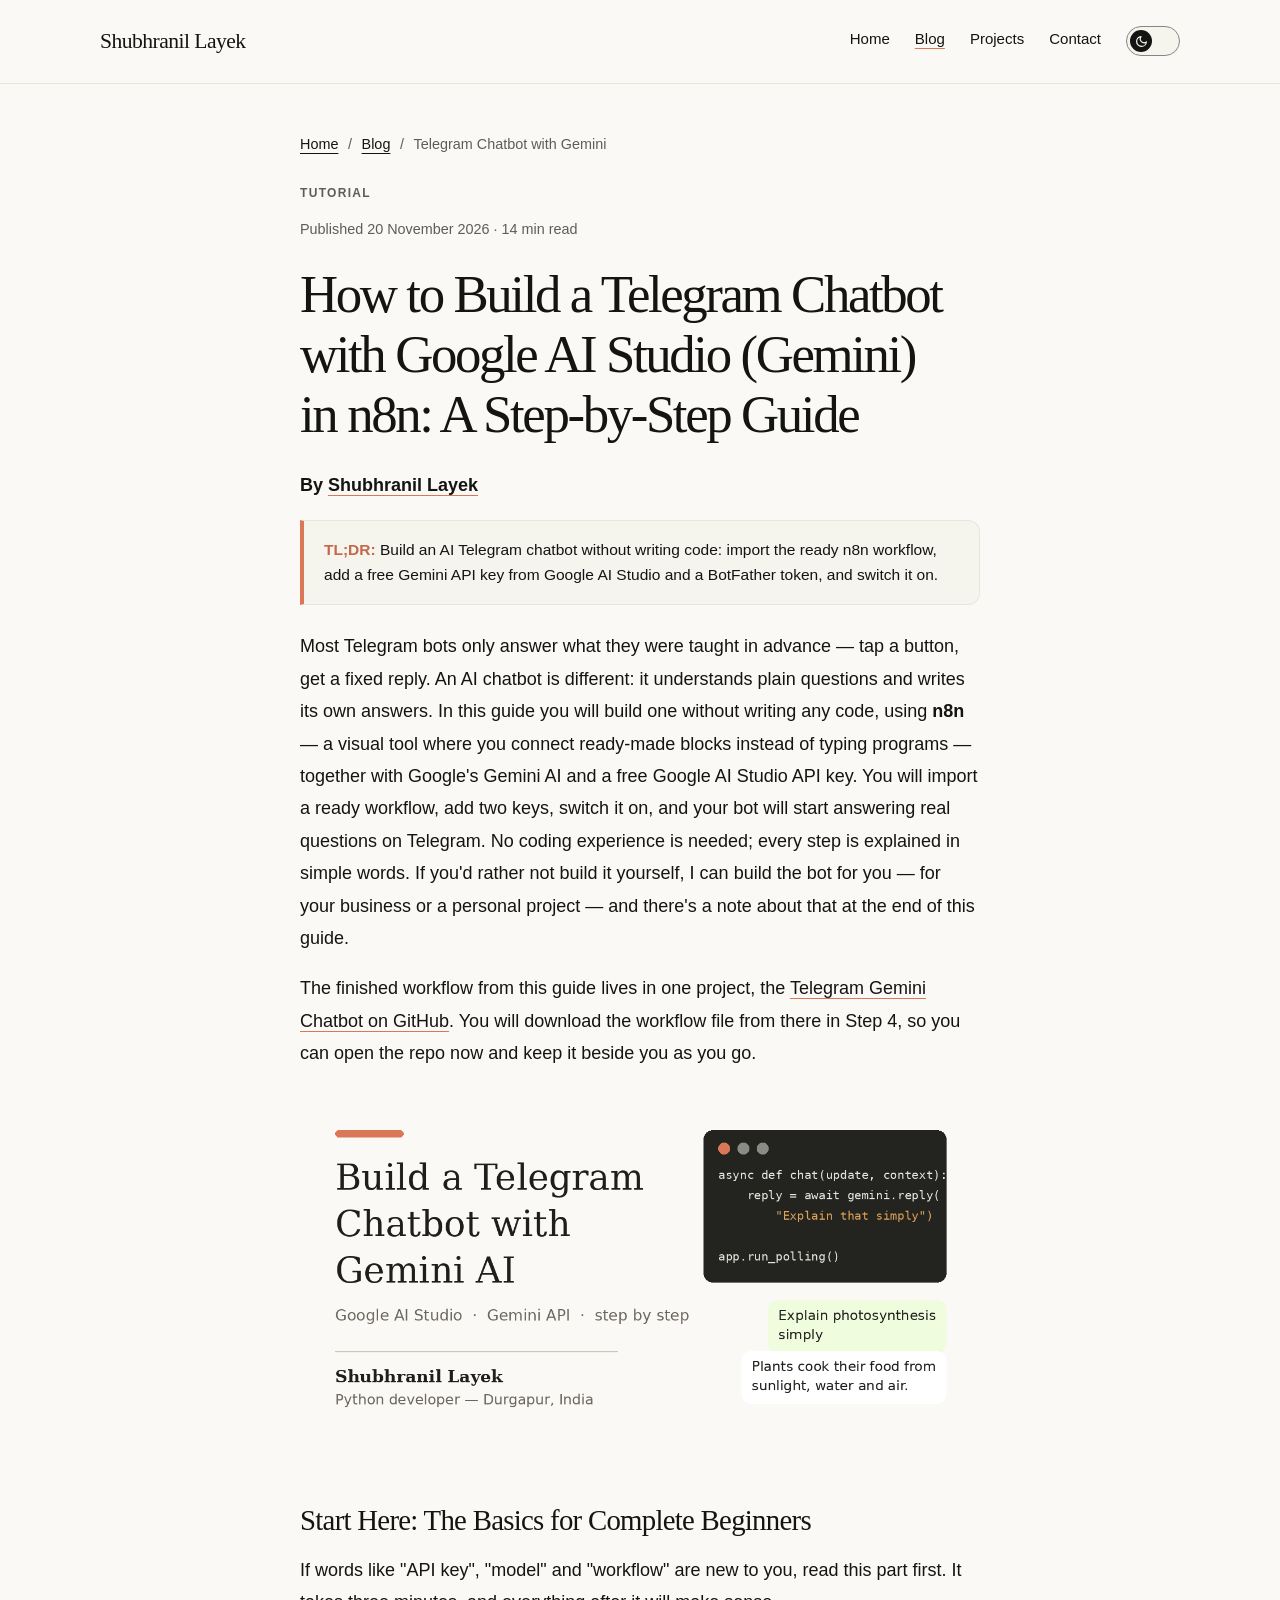
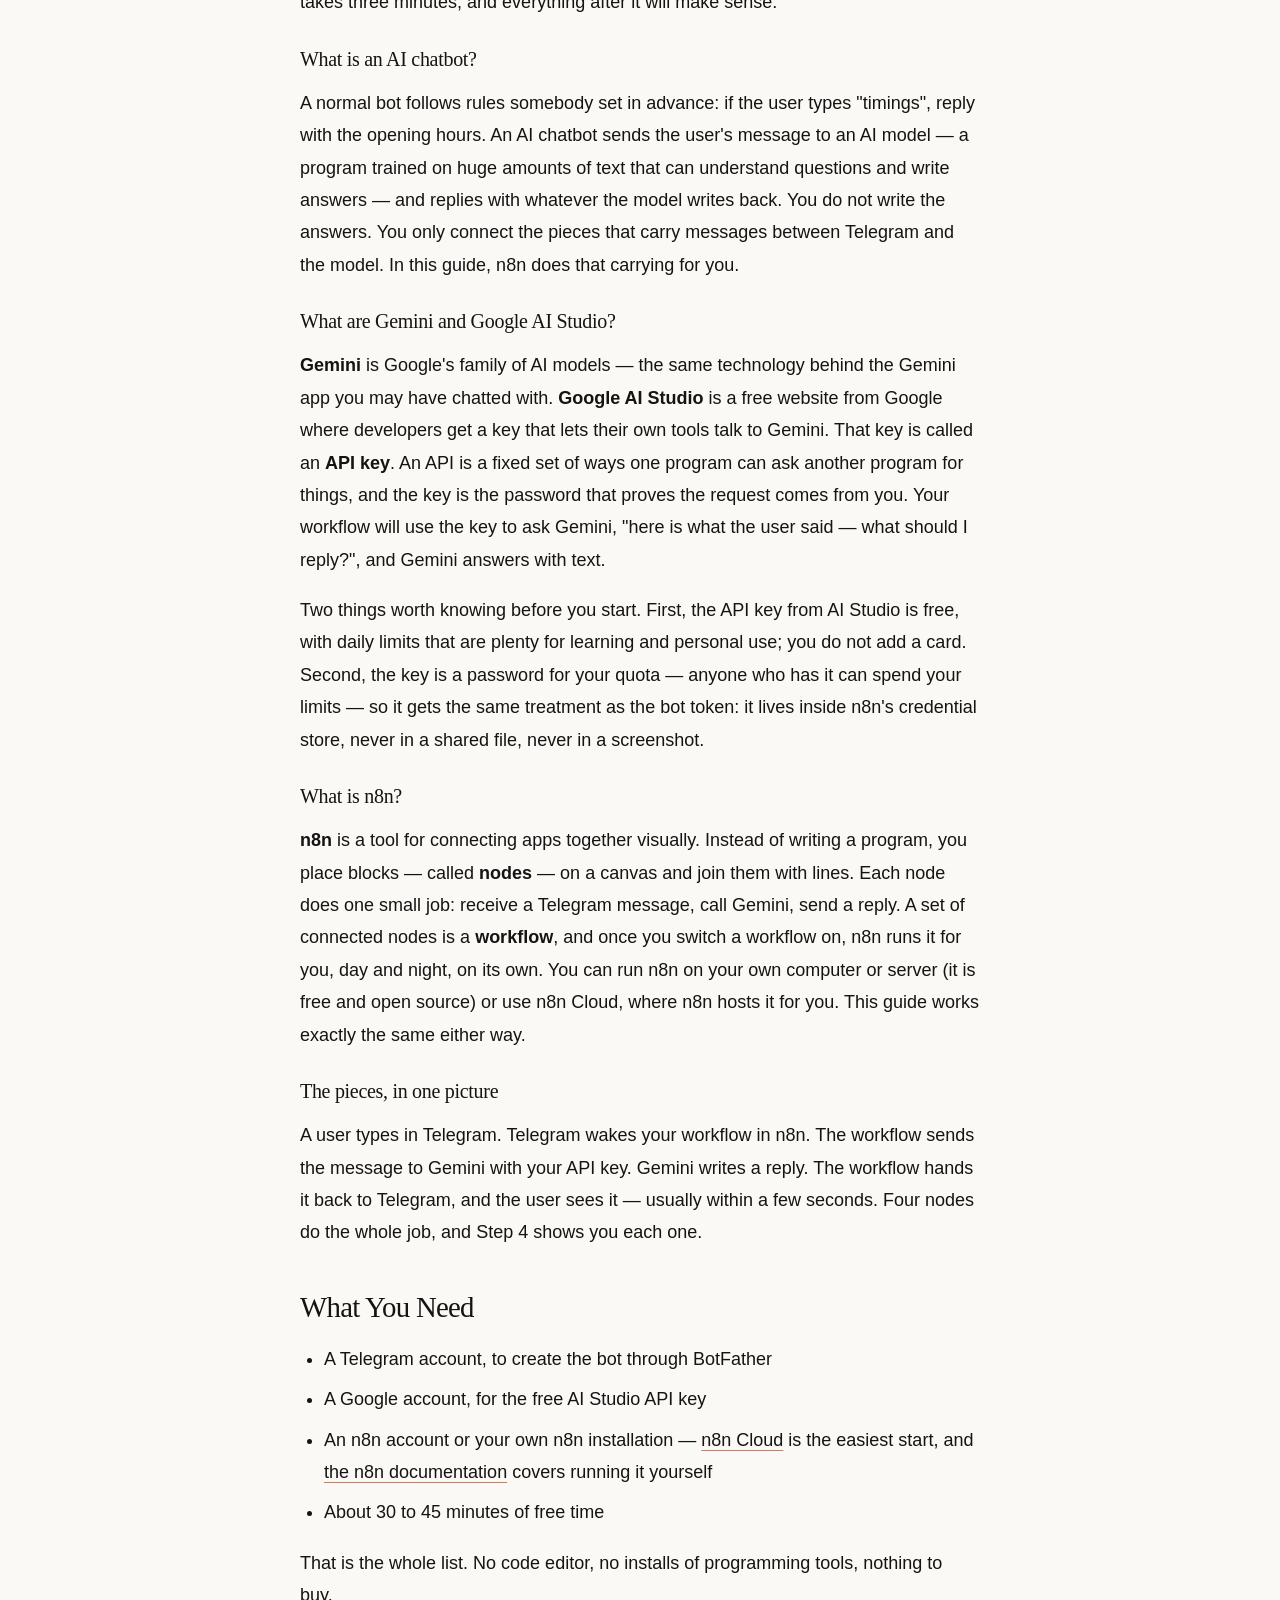
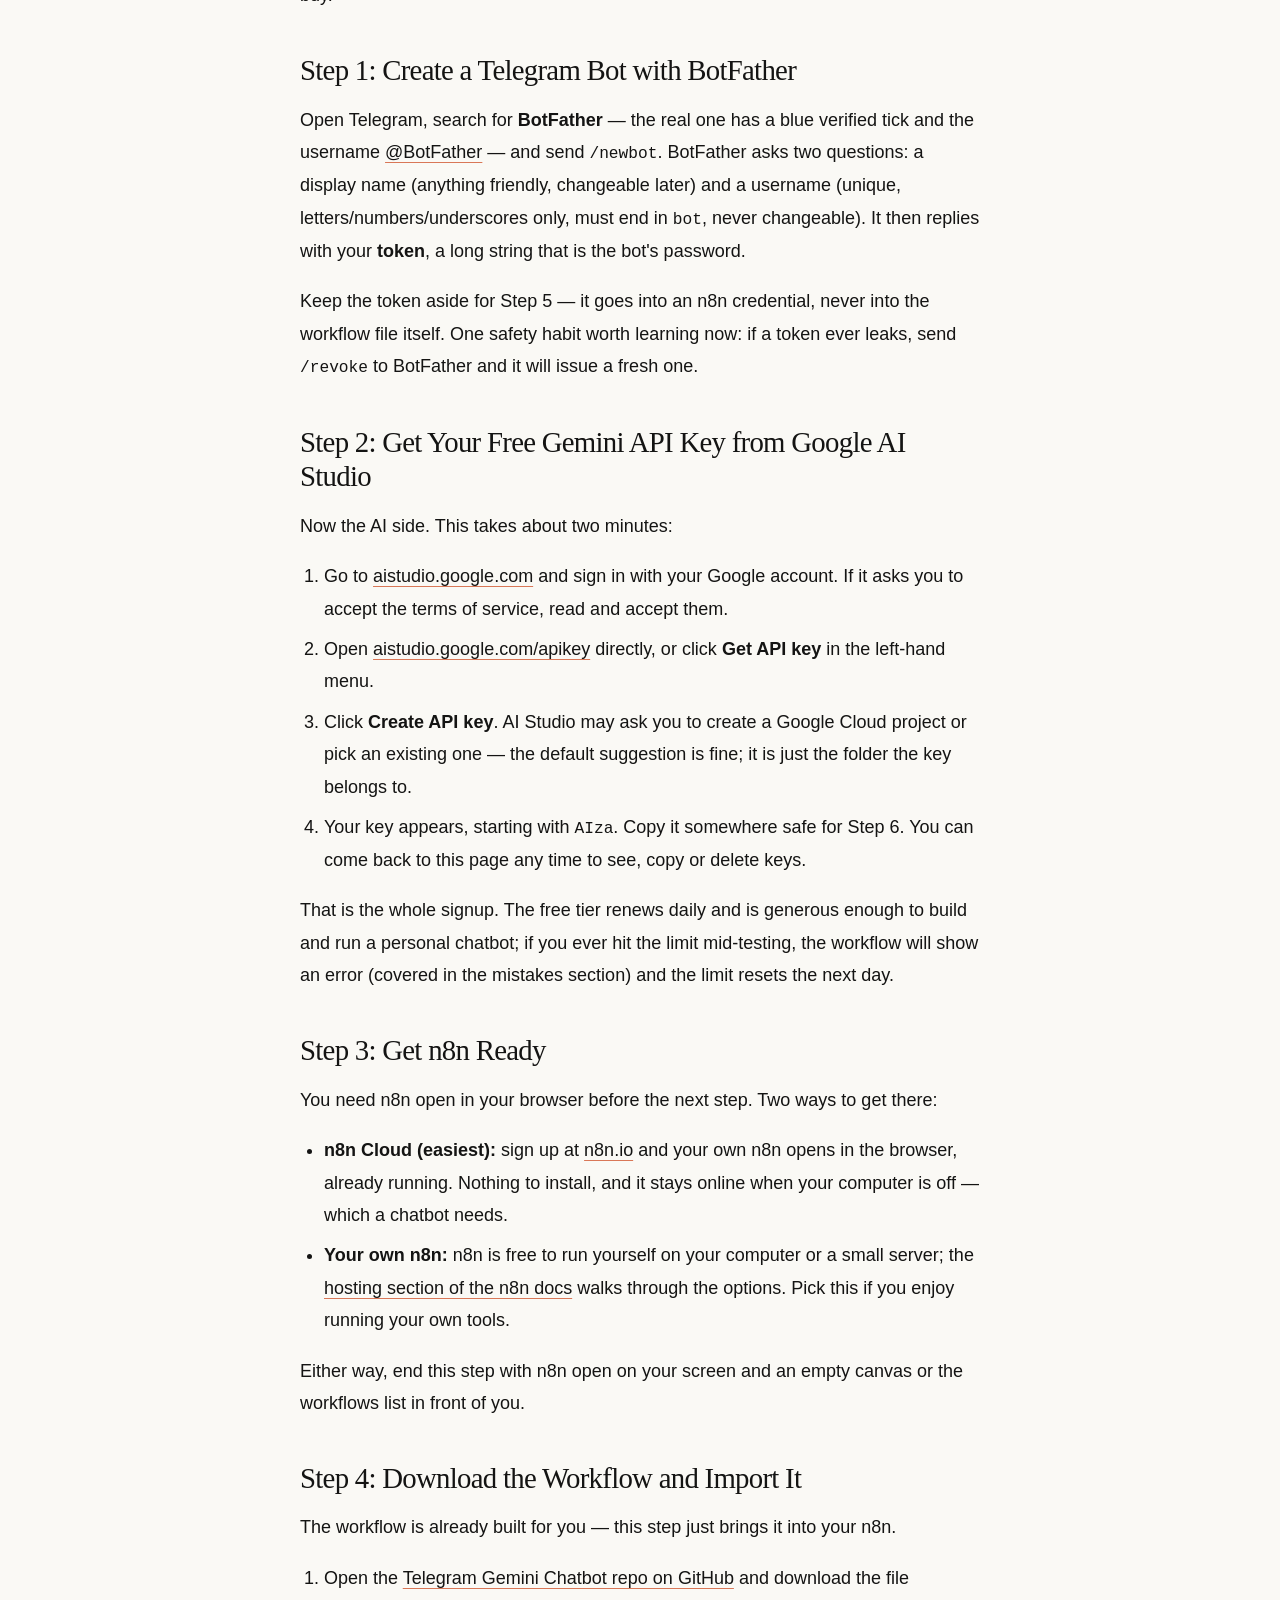
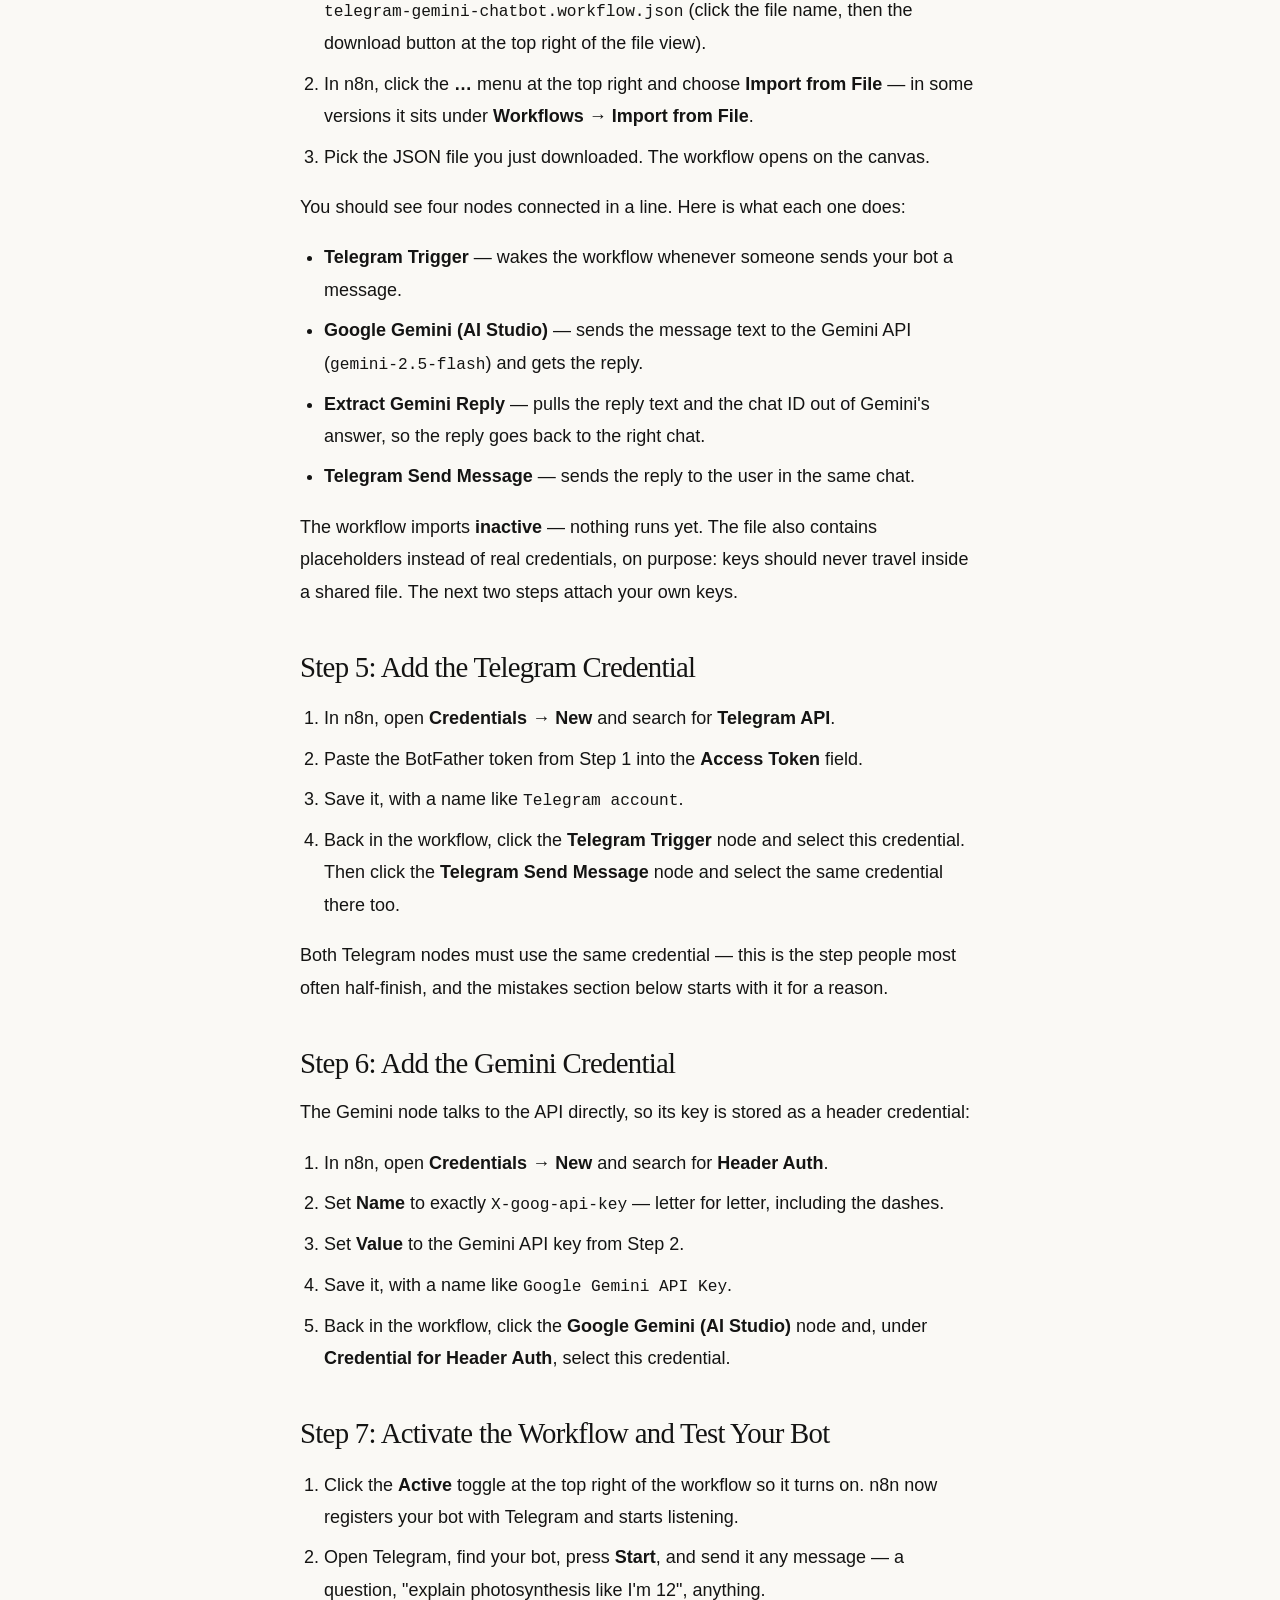
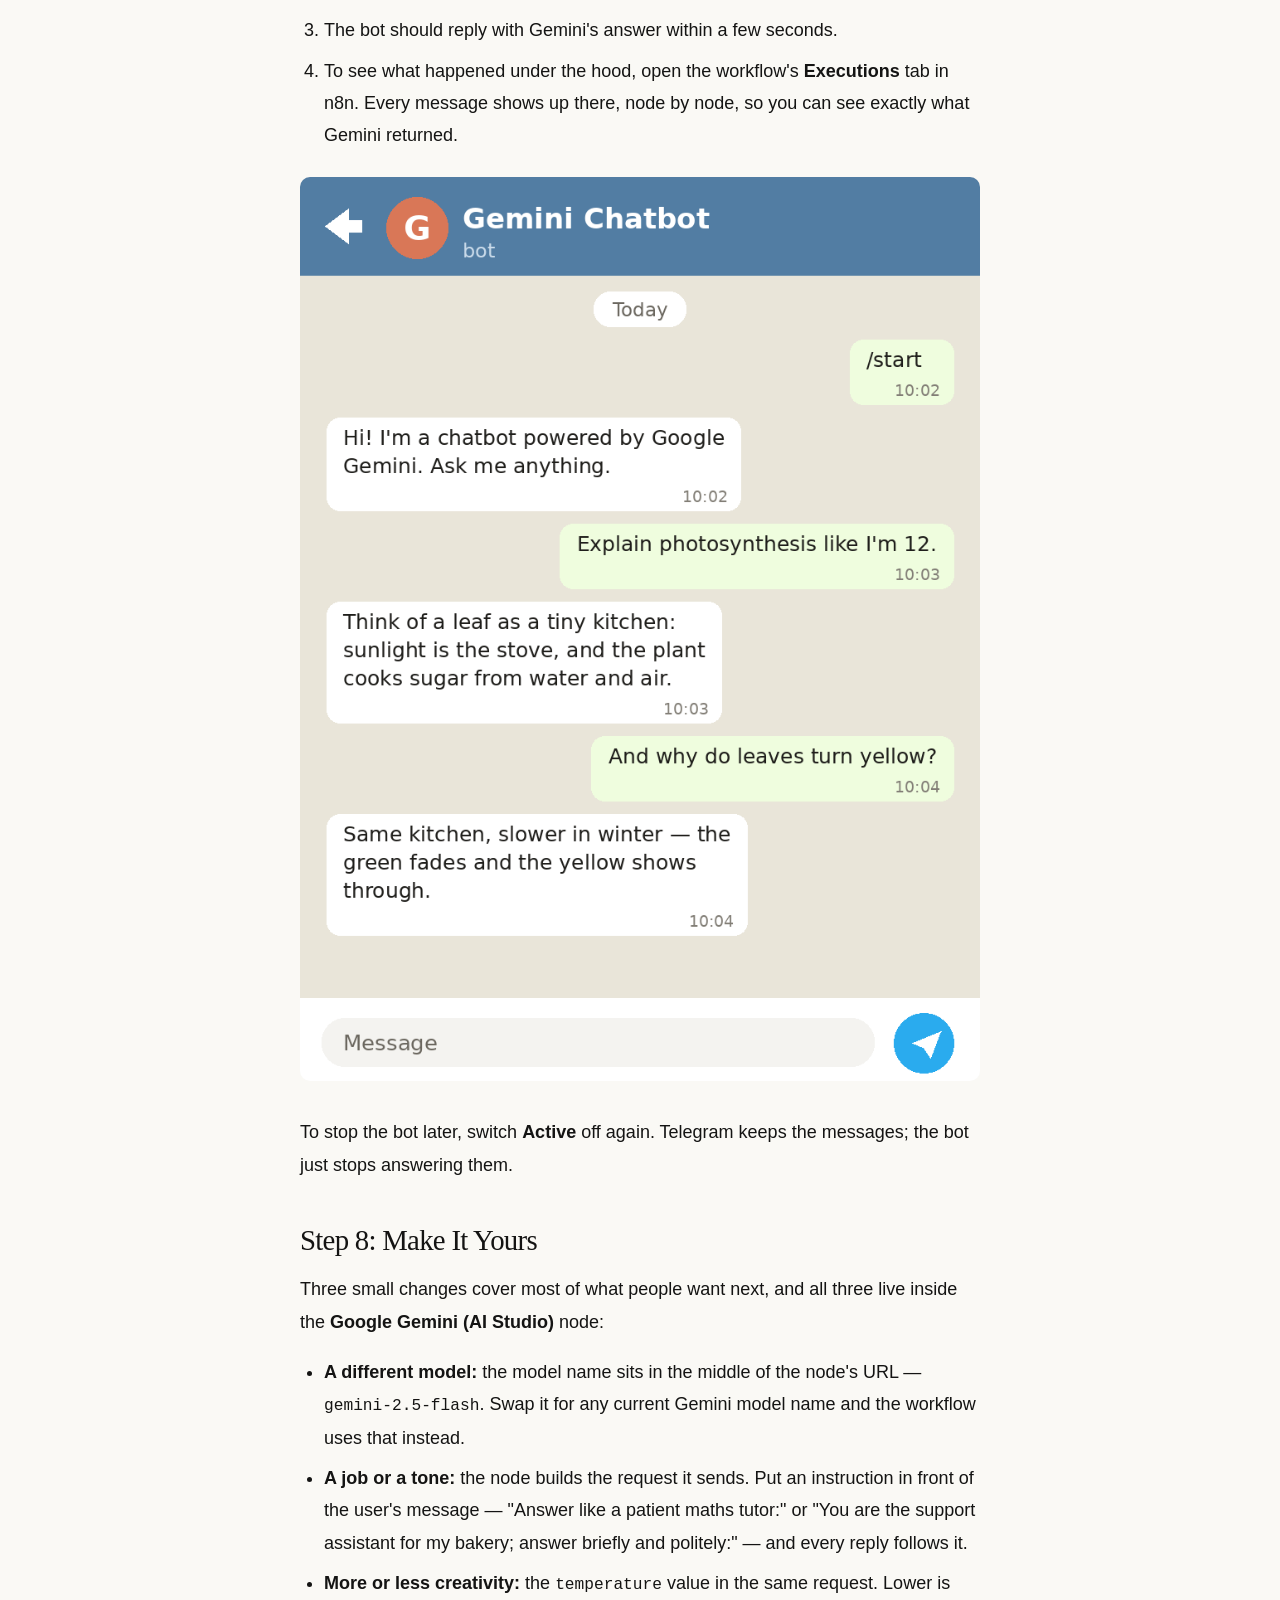
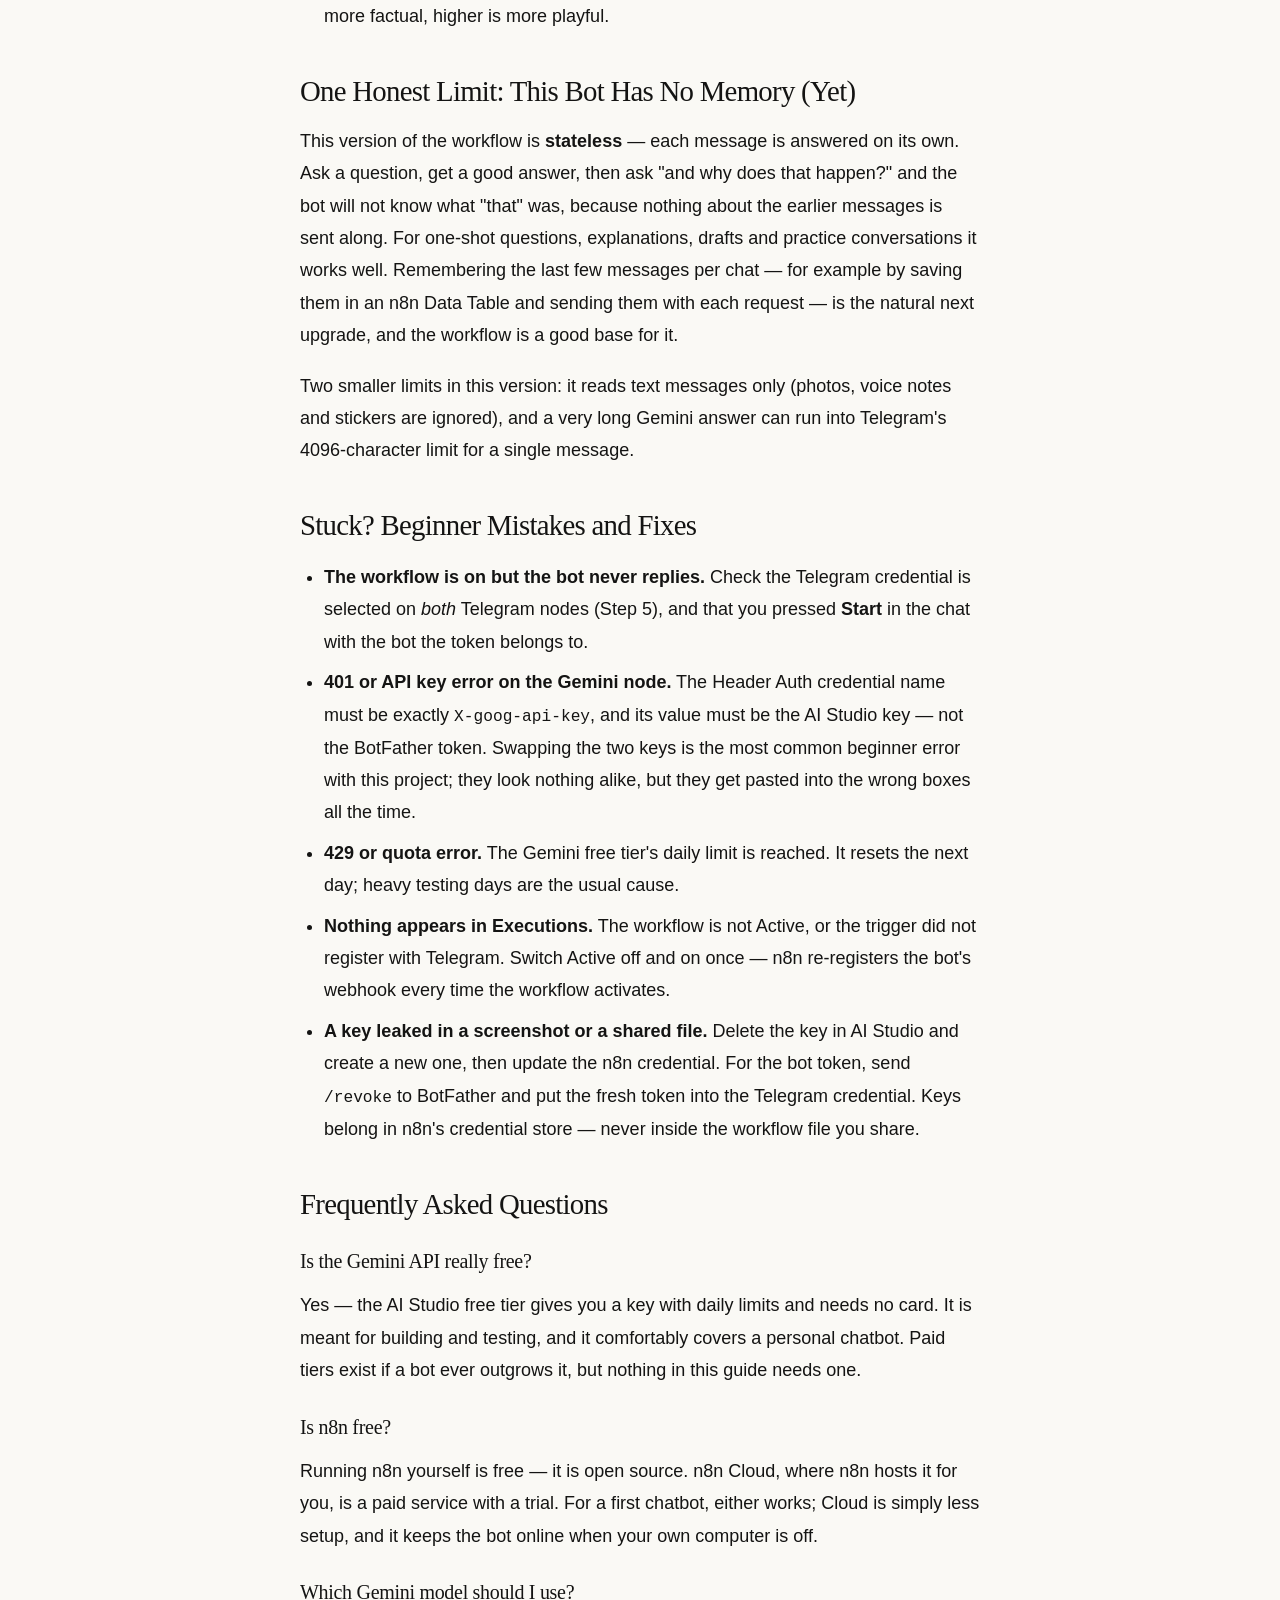
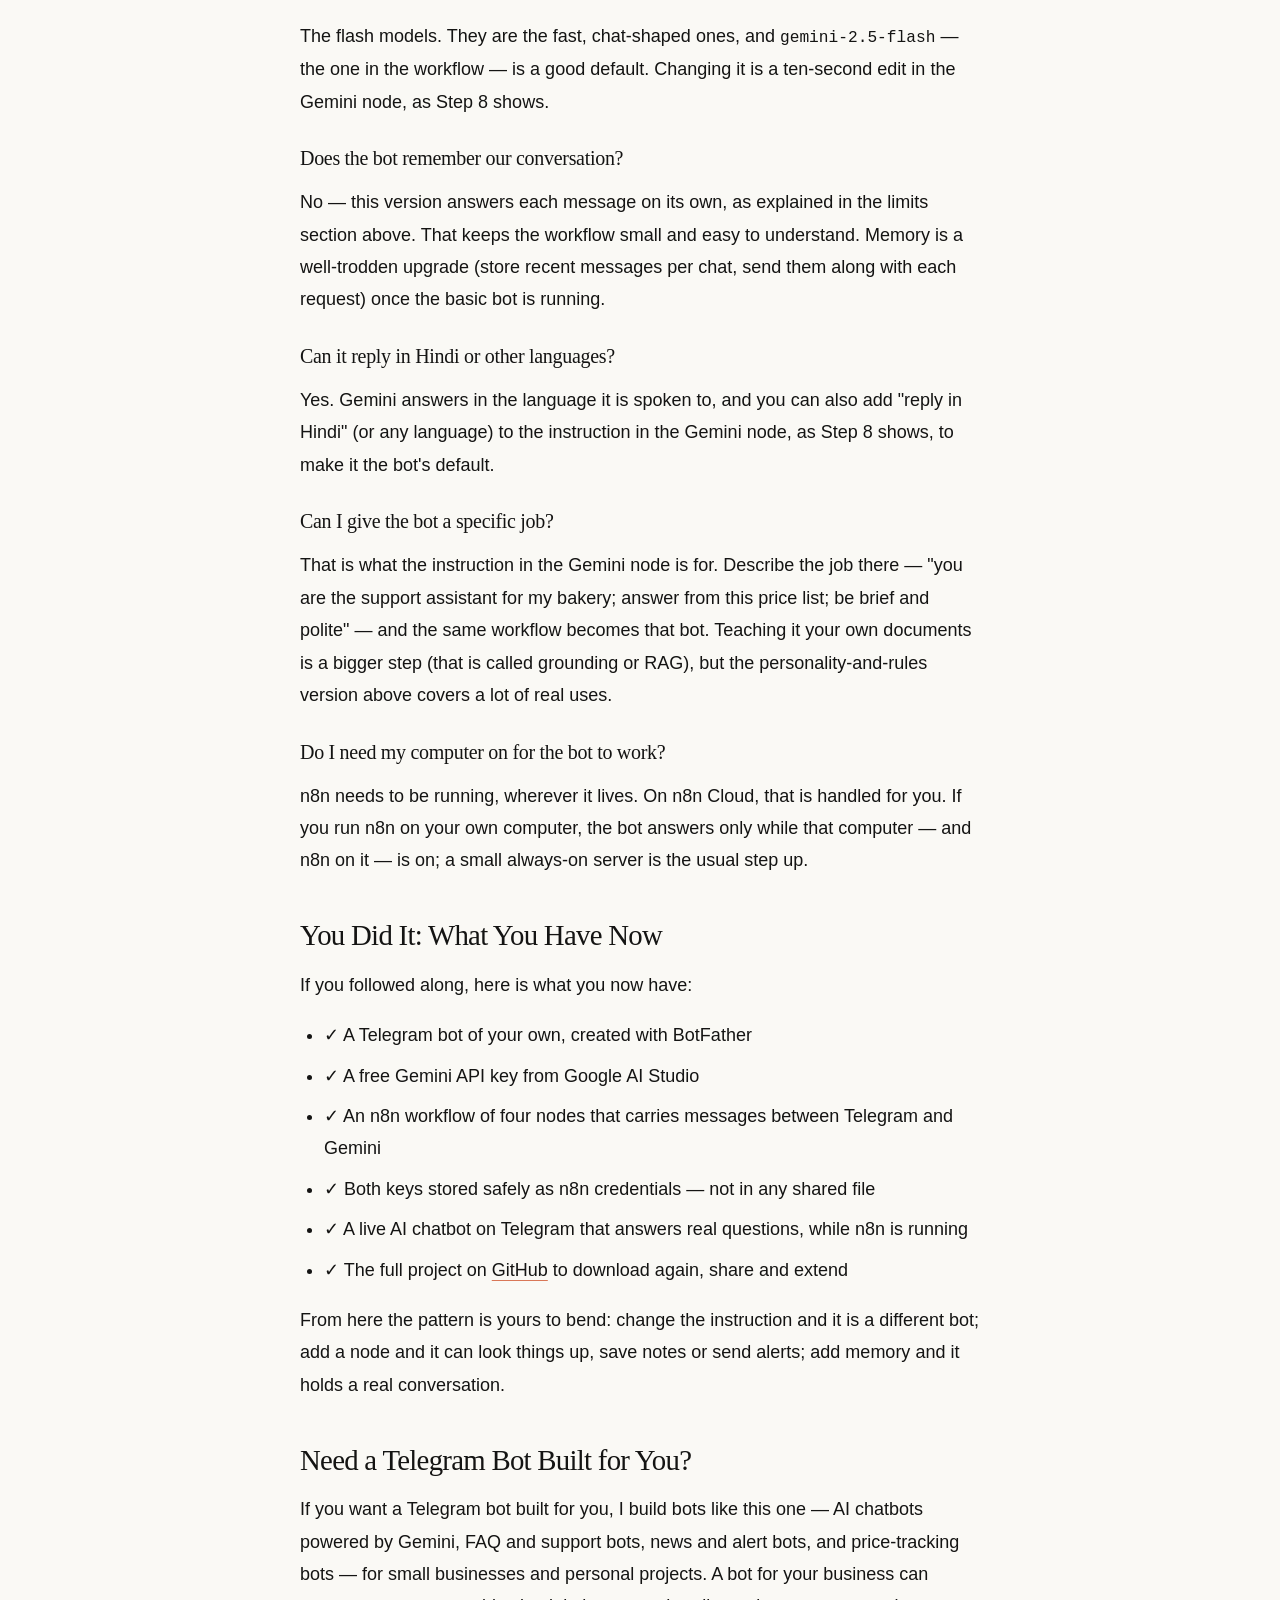
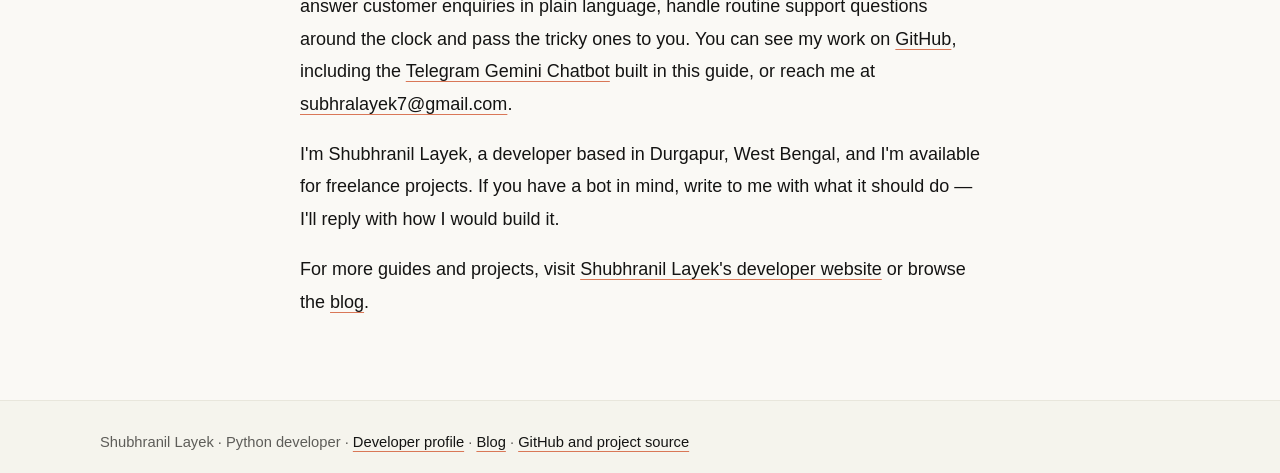
<file: blog/how-to-build-a-telegram-chatbot-with-google-ai-studio/index.html>
<!doctype html>
<html lang="en">
<head>
<link rel="icon" href="/favicon.ico" sizes="any">
<link rel="icon" type="image/png" sizes="32x32" href="/favicon-32x32.png">
<link rel="icon" type="image/png" sizes="16x16" href="/favicon-16x16.png">
<link rel="apple-touch-icon" sizes="180x180" href="/apple-touch-icon.png">
<!-- Google tag (gtag.js) -->
<script async src="https://www.googletagmanager.com/gtag/js?id=G-BCCZHYBK0B"></script>
<script>
  window.dataLayer = window.dataLayer || [];
  function gtag(){dataLayer.push(arguments);}
  gtag('js', new Date());

  gtag('config', 'G-BCCZHYBK0B');
</script>

<meta charset="utf-8">
<meta name="viewport" content="width=device-width, initial-scale=1">
<script>(function(){try{var t=localStorage.getItem("theme");if(t!=="dark"&&t!=="light"){t=window.matchMedia("(prefers-color-scheme: dark)").matches?"dark":"light";}document.documentElement.dataset.theme=t;}catch(e){document.documentElement.dataset.theme="light";}})();</script>
<meta name="theme-color" content="#faf9f5">
<title>How to Build a Telegram Chatbot with Google AI Studio (Gemini) in n8n: Step-by-Step Guide</title>
<meta name="description" content="Build a Telegram chatbot with Google AI Studio and Gemini in n8n, step by step for beginners: create a bot with BotFather, get a free Gemini API key, import the ready-made workflow, add two credentials and switch it on. No coding needed.">
<meta name="author" content="Shubhranil Layek">
<link rel="canonical" href="https://shubhranillayek.github.io/blog/how-to-build-a-telegram-chatbot-with-google-ai-studio/">
<link rel="stylesheet" href="https://shubhranillayek.github.io/blog/styles.css">
<meta property="og:type" content="article">
<meta property="og:title" content="How to Build a Telegram Chatbot with Google AI Studio (Gemini) in n8n: Step-by-Step Guide">
<meta property="og:description" content="Build a Telegram chatbot with Google AI Studio and Gemini in n8n, step by step for beginners: create a bot with BotFather, get a free Gemini API key, import the ready-made workflow, add two credentials and switch it on. No coding needed.">
<meta property="og:url" content="https://shubhranillayek.github.io/blog/how-to-build-a-telegram-chatbot-with-google-ai-studio/">
<meta property="og:site_name" content="Shubhranil Layek">
<meta property="og:image" content="https://shubhranillayek.github.io/blog/how-to-build-a-telegram-chatbot-with-google-ai-studio/gemini-telegram-chatbot-header.png">
<meta property="og:image:width" content="1200">
<meta property="og:image:height" content="630">
<meta property="og:image:alt" content="How to Build a Telegram Chatbot with Google AI Studio (Gemini) — Shubhranil Layek">
<meta name="twitter:card" content="summary_large_image">
<meta name="twitter:image" content="https://shubhranillayek.github.io/blog/how-to-build-a-telegram-chatbot-with-google-ai-studio/gemini-telegram-chatbot-header.png">
<meta name="twitter:image:alt" content="How to Build a Telegram Chatbot with Google AI Studio (Gemini) — Shubhranil Layek">
<meta name="twitter:title" content="How to Build a Telegram Chatbot with Google AI Studio (Gemini) in n8n: Step-by-Step Guide">
<meta name="twitter:description" content="Build a Telegram chatbot with Google AI Studio and Gemini in n8n, step by step for beginners: create a bot with BotFather, get a free Gemini API key, import the ready-made workflow, add two credentials and switch it on. No coding needed.">
<meta property="article:published_time" content="2026-11-20T03:42:00Z">
<meta property="article:modified_time" content="2026-11-20T03:52:45Z">
<meta property="article:author" content="https://shubhranillayek.github.io/">
<script type="application/ld+json">{"@context":"https://schema.org","@graph":[{"@type":"WebPage","@id":"https://shubhranillayek.github.io/blog/how-to-build-a-telegram-chatbot-with-google-ai-studio/#webpage","url":"https://shubhranillayek.github.io/blog/how-to-build-a-telegram-chatbot-with-google-ai-studio/","name":"How to Build a Telegram Chatbot with Google AI Studio (Gemini) in n8n: Step-by-Step Guide","description":"Build a Telegram chatbot with Google AI Studio and Gemini in n8n, step by step for beginners: create a bot with BotFather, get a free Gemini API key, import the ready-made workflow, add two credentials and switch it on. No coding needed.","mainEntity":{"@id":"https://shubhranillayek.github.io/blog/how-to-build-a-telegram-chatbot-with-google-ai-studio/#article"},"isPartOf":{"@id":"https://shubhranillayek.github.io/#website"},"breadcrumb":{"@id":"https://shubhranillayek.github.io/blog/how-to-build-a-telegram-chatbot-with-google-ai-studio/#breadcrumbs"},"inLanguage":"en"},{"@type":"BlogPosting","@id":"https://shubhranillayek.github.io/blog/how-to-build-a-telegram-chatbot-with-google-ai-studio/#article","headline":"How to Build a Telegram Chatbot with Google AI Studio (Gemini) in n8n: A Step-by-Step Guide","description":"Build a Telegram chatbot with Google AI Studio and Gemini in n8n, step by step for beginners: create a bot with BotFather, get a free Gemini API key, import the ready-made workflow, add two credentials and switch it on. No coding needed.","url":"https://shubhranillayek.github.io/blog/how-to-build-a-telegram-chatbot-with-google-ai-studio/","mainEntityOfPage":{"@id":"https://shubhranillayek.github.io/blog/how-to-build-a-telegram-chatbot-with-google-ai-studio/#webpage"},"author":{"@id":"https://shubhranillayek.github.io/#shubhranil-layek"},"publisher":{"@id":"https://shubhranillayek.github.io/#shubhranil-layek"},"datePublished":"2026-11-20T03:42:00Z","dateModified":"2026-11-20T03:52:45Z","inLanguage":"en","articleSection":"Tutorials","about":{"@type":"SoftwareApplication","name":"Telegram Gemini Chatbot","url":"https://github.com/shubhranillayek/telegram-gemini-chatbot"},"citation":["https://github.com/shubhranillayek/telegram-gemini-chatbot","https://aistudio.google.com/","https://ai.google.dev/gemini-api/docs","https://core.telegram.org/bots","https://n8n.io/","https://docs.n8n.io/"]},{"@type":"Person","@id":"https://shubhranillayek.github.io/#shubhranil-layek","name":"Shubhranil Layek","url":"https://shubhranillayek.github.io/","sameAs":["https://github.com/shubhranillayek"]},{"@type":"BreadcrumbList","@id":"https://shubhranillayek.github.io/blog/how-to-build-a-telegram-chatbot-with-google-ai-studio/#breadcrumbs","itemListElement":[{"@type":"ListItem","position":1,"name":"Home","item":"https://shubhranillayek.github.io/"},{"@type":"ListItem","position":2,"name":"Blog","item":"https://shubhranillayek.github.io/blog/"},{"@type":"ListItem","position":3,"name":"How to Build a Telegram Chatbot with Google AI Studio (Gemini) in n8n: Step-by-Step Guide","item":"https://shubhranillayek.github.io/blog/how-to-build-a-telegram-chatbot-with-google-ai-studio/"}]}]}</script>
</head>
<body>
<div class="scroll-progress" aria-hidden="true"><span id="scrollProgressBar"></span></div>
<a class="skip" href="#main">Skip to content</a>
<header><nav class="wrap" aria-label="Main navigation"><a href="https://shubhranillayek.github.io/">Shubhranil Layek</a><div class="navlinks"><a href="https://shubhranillayek.github.io/">Home</a><a href="https://shubhranillayek.github.io/blog/" aria-current="true">Blog</a><a href="https://shubhranillayek.github.io/#projects">Projects</a><a href="https://shubhranillayek.github.io/#contact">Contact</a><button class="theme-switch" type="button" role="switch" aria-checked="false" aria-label="Dark mode" title="Toggle dark mode"><span class="ts-knob"><svg class="ts-moon" viewBox="0 0 24 24" aria-hidden="true"><path d="M21 12.8A9 9 0 1 1 11.2 3a7 7 0 0 0 9.8 9.8z"/></svg><svg class="ts-sun" viewBox="0 0 24 24" aria-hidden="true"><circle cx="12" cy="12" r="4"/><path d="M12 2v2M12 20v2M4.9 4.9l1.4 1.4M17.7 17.7l1.4 1.4M2 12h2M20 12h2M4.9 19.1l1.4-1.4M17.7 6.3l1.4-1.4"/></svg></span></button></div></nav></header>
<main id="main" class="wrap blog-main"><article class="post">
<nav class="breadcrumbs" aria-label="Breadcrumb"><a href="https://shubhranillayek.github.io/">Home</a><span aria-hidden="true">/</span><a href="https://shubhranillayek.github.io/blog/">Blog</a><span aria-hidden="true">/</span><span>Telegram Chatbot with Gemini</span></nav>
<p class="eyebrow">Tutorial</p>
<p class="post-meta">Published <time datetime="2026-11-20T03:42:00Z">20 November 2026</time> &middot; 14 min read</p>
<h1>How to Build a Telegram Chatbot with Google AI Studio (Gemini) in n8n: A Step-by-Step Guide</h1>
<p><strong>By <a href="https://shubhranillayek.github.io/">Shubhranil Layek</a></strong></p><aside class="tldr"><strong>TL;DR:</strong> Build an AI Telegram chatbot without writing code: import the ready n8n workflow, add a free Gemini API key from Google AI Studio and a BotFather token, and switch it on.</aside>
<p>Most Telegram bots only answer what they were taught in advance — tap a button, get a fixed reply. An AI chatbot is different: it understands plain questions and writes its own answers. In this guide you will build one without writing any code, using <strong>n8n</strong> — a visual tool where you connect ready-made blocks instead of typing programs — together with Google's Gemini AI and a free Google AI Studio API key. You will import a ready workflow, add two keys, switch it on, and your bot will start answering real questions on Telegram. No coding experience is needed; every step is explained in simple words. If you'd rather not build it yourself, I can build the bot for you — for your business or a personal project — and there's a note about that at the end of this guide.</p>
<p>The finished workflow from this guide lives in one project, the <a href="https://github.com/shubhranillayek/telegram-gemini-chatbot">Telegram Gemini Chatbot on GitHub</a>. You will download the workflow file from there in Step 4, so you can open the repo now and keep it beside you as you go.</p>
<figure style="margin:1.6rem 0"><img src="gemini-telegram-chatbot-header.png" alt="Guide header for How to Build a Telegram Chatbot with Google AI Studio and Gemini in n8n, showing the workflow on the n8n canvas and a short sample chat with an AI bot" width="1200" height="630" style="max-width:100%;height:auto;border-radius:10px"></figure>
<h2>Start Here: The Basics for Complete Beginners</h2>
<p>If words like "API key", "model" and "workflow" are new to you, read this part first. It takes three minutes, and everything after it will make sense.</p>
<h3>What is an AI chatbot?</h3>
<p>A normal bot follows rules somebody set in advance: if the user types "timings", reply with the opening hours. An AI chatbot sends the user's message to an AI model — a program trained on huge amounts of text that can understand questions and write answers — and replies with whatever the model writes back. You do not write the answers. You only connect the pieces that carry messages between Telegram and the model. In this guide, n8n does that carrying for you.</p>
<h3>What are Gemini and Google AI Studio?</h3>
<p><strong>Gemini</strong> is Google's family of AI models — the same technology behind the Gemini app you may have chatted with. <strong>Google AI Studio</strong> is a free website from Google where developers get a key that lets their own tools talk to Gemini. That key is called an <strong>API key</strong>. An API is a fixed set of ways one program can ask another program for things, and the key is the password that proves the request comes from you. Your workflow will use the key to ask Gemini, "here is what the user said — what should I reply?", and Gemini answers with text.</p>
<p>Two things worth knowing before you start. First, the API key from AI Studio is free, with daily limits that are plenty for learning and personal use; you do not add a card. Second, the key is a password for your quota — anyone who has it can spend your limits — so it gets the same treatment as the bot token: it lives inside n8n's credential store, never in a shared file, never in a screenshot.</p>
<h3>What is n8n?</h3>
<p><strong>n8n</strong> is a tool for connecting apps together visually. Instead of writing a program, you place blocks — called <strong>nodes</strong> — on a canvas and join them with lines. Each node does one small job: receive a Telegram message, call Gemini, send a reply. A set of connected nodes is a <strong>workflow</strong>, and once you switch a workflow on, n8n runs it for you, day and night, on its own. You can run n8n on your own computer or server (it is free and open source) or use n8n Cloud, where n8n hosts it for you. This guide works exactly the same either way.</p>
<h3>The pieces, in one picture</h3>
<p>A user types in Telegram. Telegram wakes your workflow in n8n. The workflow sends the message to Gemini with your API key. Gemini writes a reply. The workflow hands it back to Telegram, and the user sees it — usually within a few seconds. Four nodes do the whole job, and Step 4 shows you each one.</p>
<h2>What You Need</h2>
<ul>
<li>A Telegram account, to create the bot through BotFather</li>
<li>A Google account, for the free AI Studio API key</li>
<li>An n8n account or your own n8n installation — <a href="https://n8n.io/">n8n Cloud</a> is the easiest start, and <a href="https://docs.n8n.io/">the n8n documentation</a> covers running it yourself</li>
<li>About 30 to 45 minutes of free time</li>
</ul>
<p>That is the whole list. No code editor, no installs of programming tools, nothing to buy.</p>
<h2 id="step-1">Step 1: Create a Telegram Bot with BotFather</h2>
<p>Open Telegram, search for <strong>BotFather</strong> — the real one has a blue verified tick and the username <a href="https://t.me/BotFather">@BotFather</a> — and send <code>/newbot</code>. BotFather asks two questions: a display name (anything friendly, changeable later) and a username (unique, letters/numbers/underscores only, must end in <code>bot</code>, never changeable). It then replies with your <strong>token</strong>, a long string that is the bot's password.</p>
<p>Keep the token aside for Step 5 — it goes into an n8n credential, never into the workflow file itself. One safety habit worth learning now: if a token ever leaks, send <code>/revoke</code> to BotFather and it will issue a fresh one.</p>
<h2>Step 2: Get Your Free Gemini API Key from Google AI Studio</h2>
<p>Now the AI side. This takes about two minutes:</p>
<ol>
<li>Go to <a href="https://aistudio.google.com/">aistudio.google.com</a> and sign in with your Google account. If it asks you to accept the terms of service, read and accept them.</li>
<li>Open <a href="https://aistudio.google.com/apikey">aistudio.google.com/apikey</a> directly, or click <strong>Get API key</strong> in the left-hand menu.</li>
<li>Click <strong>Create API key</strong>. AI Studio may ask you to create a Google Cloud project or pick an existing one — the default suggestion is fine; it is just the folder the key belongs to.</li>
<li>Your key appears, starting with <code>AIza</code>. Copy it somewhere safe for Step 6. You can come back to this page any time to see, copy or delete keys.</li>
</ol>
<p>That is the whole signup. The free tier renews daily and is generous enough to build and run a personal chatbot; if you ever hit the limit mid-testing, the workflow will show an error (covered in the mistakes section) and the limit resets the next day.</p>
<h2>Step 3: Get n8n Ready</h2>
<p>You need n8n open in your browser before the next step. Two ways to get there:</p>
<ul>
<li><strong>n8n Cloud (easiest):</strong> sign up at <a href="https://n8n.io/">n8n.io</a> and your own n8n opens in the browser, already running. Nothing to install, and it stays online when your computer is off — which a chatbot needs.</li>
<li><strong>Your own n8n:</strong> n8n is free to run yourself on your computer or a small server; the <a href="https://docs.n8n.io/hosting/">hosting section of the n8n docs</a> walks through the options. Pick this if you enjoy running your own tools.</li>
</ul>
<p>Either way, end this step with n8n open on your screen and an empty canvas or the workflows list in front of you.</p>
<h2>Step 4: Download the Workflow and Import It</h2>
<p>The workflow is already built for you — this step just brings it into your n8n.</p>
<ol>
<li>Open the <a href="https://github.com/shubhranillayek/telegram-gemini-chatbot">Telegram Gemini Chatbot repo on GitHub</a> and download the file <code>telegram-gemini-chatbot.workflow.json</code> (click the file name, then the download button at the top right of the file view).</li>
<li>In n8n, click the <strong>…</strong> menu at the top right and choose <strong>Import from File</strong> — in some versions it sits under <strong>Workflows → Import from File</strong>.</li>
<li>Pick the JSON file you just downloaded. The workflow opens on the canvas.</li>
</ol>
<p>You should see four nodes connected in a line. Here is what each one does:</p>
<ul>
<li><strong>Telegram Trigger</strong> — wakes the workflow whenever someone sends your bot a message.</li>
<li><strong>Google Gemini (AI Studio)</strong> — sends the message text to the Gemini API (<code>gemini-2.5-flash</code>) and gets the reply.</li>
<li><strong>Extract Gemini Reply</strong> — pulls the reply text and the chat ID out of Gemini's answer, so the reply goes back to the right chat.</li>
<li><strong>Telegram Send Message</strong> — sends the reply to the user in the same chat.</li>
</ul>
<p>The workflow imports <strong>inactive</strong> — nothing runs yet. The file also contains placeholders instead of real credentials, on purpose: keys should never travel inside a shared file. The next two steps attach your own keys.</p>
<h2>Step 5: Add the Telegram Credential</h2>
<ol>
<li>In n8n, open <strong>Credentials → New</strong> and search for <strong>Telegram API</strong>.</li>
<li>Paste the BotFather token from Step 1 into the <strong>Access Token</strong> field.</li>
<li>Save it, with a name like <code>Telegram account</code>.</li>
<li>Back in the workflow, click the <strong>Telegram Trigger</strong> node and select this credential. Then click the <strong>Telegram Send Message</strong> node and select the same credential there too.</li>
</ol>
<p>Both Telegram nodes must use the same credential — this is the step people most often half-finish, and the mistakes section below starts with it for a reason.</p>
<h2>Step 6: Add the Gemini Credential</h2>
<p>The Gemini node talks to the API directly, so its key is stored as a header credential:</p>
<ol>
<li>In n8n, open <strong>Credentials → New</strong> and search for <strong>Header Auth</strong>.</li>
<li>Set <strong>Name</strong> to exactly <code>X-goog-api-key</code> — letter for letter, including the dashes.</li>
<li>Set <strong>Value</strong> to the Gemini API key from Step 2.</li>
<li>Save it, with a name like <code>Google Gemini API Key</code>.</li>
<li>Back in the workflow, click the <strong>Google Gemini (AI Studio)</strong> node and, under <strong>Credential for Header Auth</strong>, select this credential.</li>
</ol>
<h2>Step 7: Activate the Workflow and Test Your Bot</h2>
<ol>
<li>Click the <strong>Active</strong> toggle at the top right of the workflow so it turns on. n8n now registers your bot with Telegram and starts listening.</li>
<li>Open Telegram, find your bot, press <strong>Start</strong>, and send it any message — a question, "explain photosynthesis like I'm 12", anything.</li>
<li>The bot should reply with Gemini's answer within a few seconds.</li>
<li>To see what happened under the hood, open the workflow's <strong>Executions</strong> tab in n8n. Every message shows up there, node by node, so you can see exactly what Gemini returned.</li>
</ol>
<figure style="margin:1.6rem 0"><img src="gemini-chatbot-chat.png" alt="A Telegram chat with the Gemini chatbot built in n8n: the user asks it to explain photosynthesis simply and the bot answers in plain words" width="820" height="1090" style="max-width:100%;height:auto;border-radius:10px"></figure>
<p>To stop the bot later, switch <strong>Active</strong> off again. Telegram keeps the messages; the bot just stops answering them.</p>
<h2>Step 8: Make It Yours</h2>
<p>Three small changes cover most of what people want next, and all three live inside the <strong>Google Gemini (AI Studio)</strong> node:</p>
<ul>
<li><strong>A different model:</strong> the model name sits in the middle of the node's URL — <code>gemini-2.5-flash</code>. Swap it for any current Gemini model name and the workflow uses that instead.</li>
<li><strong>A job or a tone:</strong> the node builds the request it sends. Put an instruction in front of the user's message — "Answer like a patient maths tutor:" or "You are the support assistant for my bakery; answer briefly and politely:" — and every reply follows it.</li>
<li><strong>More or less creativity:</strong> the <code>temperature</code> value in the same request. Lower is more factual, higher is more playful.</li>
</ul>
<h2>One Honest Limit: This Bot Has No Memory (Yet)</h2>
<p>This version of the workflow is <strong>stateless</strong> — each message is answered on its own. Ask a question, get a good answer, then ask "and why does that happen?" and the bot will not know what "that" was, because nothing about the earlier messages is sent along. For one-shot questions, explanations, drafts and practice conversations it works well. Remembering the last few messages per chat — for example by saving them in an n8n Data Table and sending them with each request — is the natural next upgrade, and the workflow is a good base for it.</p>
<p>Two smaller limits in this version: it reads text messages only (photos, voice notes and stickers are ignored), and a very long Gemini answer can run into Telegram's 4096-character limit for a single message.</p>
<h2>Stuck? Beginner Mistakes and Fixes</h2>
<ul>
<li><strong>The workflow is on but the bot never replies.</strong> Check the Telegram credential is selected on <em>both</em> Telegram nodes (Step 5), and that you pressed <strong>Start</strong> in the chat with the bot the token belongs to.</li>
<li><strong>401 or API key error on the Gemini node.</strong> The Header Auth credential name must be exactly <code>X-goog-api-key</code>, and its value must be the AI Studio key — not the BotFather token. Swapping the two keys is the most common beginner error with this project; they look nothing alike, but they get pasted into the wrong boxes all the time.</li>
<li><strong>429 or quota error.</strong> The Gemini free tier's daily limit is reached. It resets the next day; heavy testing days are the usual cause.</li>
<li><strong>Nothing appears in Executions.</strong> The workflow is not Active, or the trigger did not register with Telegram. Switch Active off and on once — n8n re-registers the bot's webhook every time the workflow activates.</li>
<li><strong>A key leaked in a screenshot or a shared file.</strong> Delete the key in AI Studio and create a new one, then update the n8n credential. For the bot token, send <code>/revoke</code> to BotFather and put the fresh token into the Telegram credential. Keys belong in n8n's credential store — never inside the workflow file you share.</li>
</ul>
<h2>Frequently Asked Questions</h2>
<h3>Is the Gemini API really free?</h3>
<p>Yes — the AI Studio free tier gives you a key with daily limits and needs no card. It is meant for building and testing, and it comfortably covers a personal chatbot. Paid tiers exist if a bot ever outgrows it, but nothing in this guide needs one.</p>
<h3>Is n8n free?</h3>
<p>Running n8n yourself is free — it is open source. n8n Cloud, where n8n hosts it for you, is a paid service with a trial. For a first chatbot, either works; Cloud is simply less setup, and it keeps the bot online when your own computer is off.</p>
<h3>Which Gemini model should I use?</h3>
<p>The flash models. They are the fast, chat-shaped ones, and <code>gemini-2.5-flash</code> — the one in the workflow — is a good default. Changing it is a ten-second edit in the Gemini node, as Step 8 shows.</p>
<h3>Does the bot remember our conversation?</h3>
<p>No — this version answers each message on its own, as explained in the limits section above. That keeps the workflow small and easy to understand. Memory is a well-trodden upgrade (store recent messages per chat, send them along with each request) once the basic bot is running.</p>
<h3>Can it reply in Hindi or other languages?</h3>
<p>Yes. Gemini answers in the language it is spoken to, and you can also add "reply in Hindi" (or any language) to the instruction in the Gemini node, as Step 8 shows, to make it the bot's default.</p>
<h3>Can I give the bot a specific job?</h3>
<p>That is what the instruction in the Gemini node is for. Describe the job there — "you are the support assistant for my bakery; answer from this price list; be brief and polite" — and the same workflow becomes that bot. Teaching it your own documents is a bigger step (that is called grounding or RAG), but the personality-and-rules version above covers a lot of real uses.</p>
<h3>Do I need my computer on for the bot to work?</h3>
<p>n8n needs to be running, wherever it lives. On n8n Cloud, that is handled for you. If you run n8n on your own computer, the bot answers only while that computer — and n8n on it — is on; a small always-on server is the usual step up.</p>
<h2>You Did It: What You Have Now</h2>
<p>If you followed along, here is what you now have:</p>
<ul>
<li>✓ A Telegram bot of your own, created with BotFather</li>
<li>✓ A free Gemini API key from Google AI Studio</li>
<li>✓ An n8n workflow of four nodes that carries messages between Telegram and Gemini</li>
<li>✓ Both keys stored safely as n8n credentials — not in any shared file</li>
<li>✓ A live AI chatbot on Telegram that answers real questions, while n8n is running</li>
<li>✓ The full project on <a href="https://github.com/shubhranillayek/telegram-gemini-chatbot">GitHub</a> to download again, share and extend</li>
</ul>
<p>From here the pattern is yours to bend: change the instruction and it is a different bot; add a node and it can look things up, save notes or send alerts; add memory and it holds a real conversation.</p>
<h2>Need a Telegram Bot Built for You?</h2>
<p>If you want a Telegram bot built for you, I build bots like this one — AI chatbots powered by Gemini, FAQ and support bots, news and alert bots, and price-tracking bots — for small businesses and personal projects. A bot for your business can answer customer enquiries in plain language, handle routine support questions around the clock and pass the tricky ones to you. You can see my work on <a href="https://github.com/shubhranillayek">GitHub</a>, including the <a href="https://github.com/shubhranillayek/telegram-gemini-chatbot">Telegram Gemini Chatbot</a> built in this guide, or reach me at <a href="mailto:subhralayek7@gmail.com">subhralayek7@gmail.com</a>.</p>
<p>I'm Shubhranil Layek, a developer based in Durgapur, West Bengal, and I'm available for freelance projects. If you have a bot in mind, write to me with what it should do — I'll reply with how I would build it.</p>
<p>For more guides and projects, visit <a href="https://shubhranillayek.github.io/">Shubhranil Layek's developer website</a> or browse the <a href="https://shubhranillayek.github.io/blog/">blog</a>.</p>

</article></main>
<footer><div class="wrap">Shubhranil Layek · Python developer · <a href="https://shubhranillayek.github.io/">Developer profile</a> · <a href="https://shubhranillayek.github.io/blog/">Blog</a> · <a href="https://github.com/shubhranillayek">GitHub and project source</a></div></footer>
<script>
(function(){
  var btn=document.querySelector(".theme-switch");
  if(!btn)return;
  var root=document.documentElement;
  function sync(){
    var d=root.dataset.theme==="dark";
    btn.setAttribute("aria-checked",d?"true":"false");
    var m=document.querySelector('meta[name="theme-color"]');
    if(m)m.setAttribute("content",d?"#1f1e1b":"#faf9f5");
  }
  sync();
  btn.addEventListener("click",function(e){
    var next=root.dataset.theme==="dark"?"light":"dark";
    function apply(){
      root.dataset.theme=next;
      try{localStorage.setItem("theme",next);}catch(_){}
      sync();
    }
    var reduced=window.matchMedia("(prefers-reduced-motion: reduce)").matches;
    if(document.startViewTransition&&!reduced){
      var x=e.clientX||window.innerWidth-70;
      var y=e.clientY||40;
      var r=Math.hypot(Math.max(x,window.innerWidth-x),Math.max(y,window.innerHeight-y));
      var vt=document.startViewTransition(apply);
      vt.ready.then(function(){
        root.animate(
          {clipPath:["circle(0px at "+x+"px "+y+"px)","circle("+r+"px at "+x+"px "+y+"px)"]},
          {duration:750,easing:"ease-in-out",pseudoElement:"::view-transition-new(root)"}
        );
      }).catch(function(){});
    }else{
      root.classList.add("theming");
      apply();
      setTimeout(function(){root.classList.remove("theming");},500);
    }
  });
})();
</script>
<script>
(function(){var bar=document.getElementById("scrollProgressBar");if(!bar)return;function upd(){var h=document.documentElement;var max=h.scrollHeight-h.clientHeight;bar.style.width=(max>0?(h.scrollTop/max)*100:0)+"%";}document.addEventListener("scroll",upd,{passive:true});upd();})();
</script>
</body>
</html>
</file>
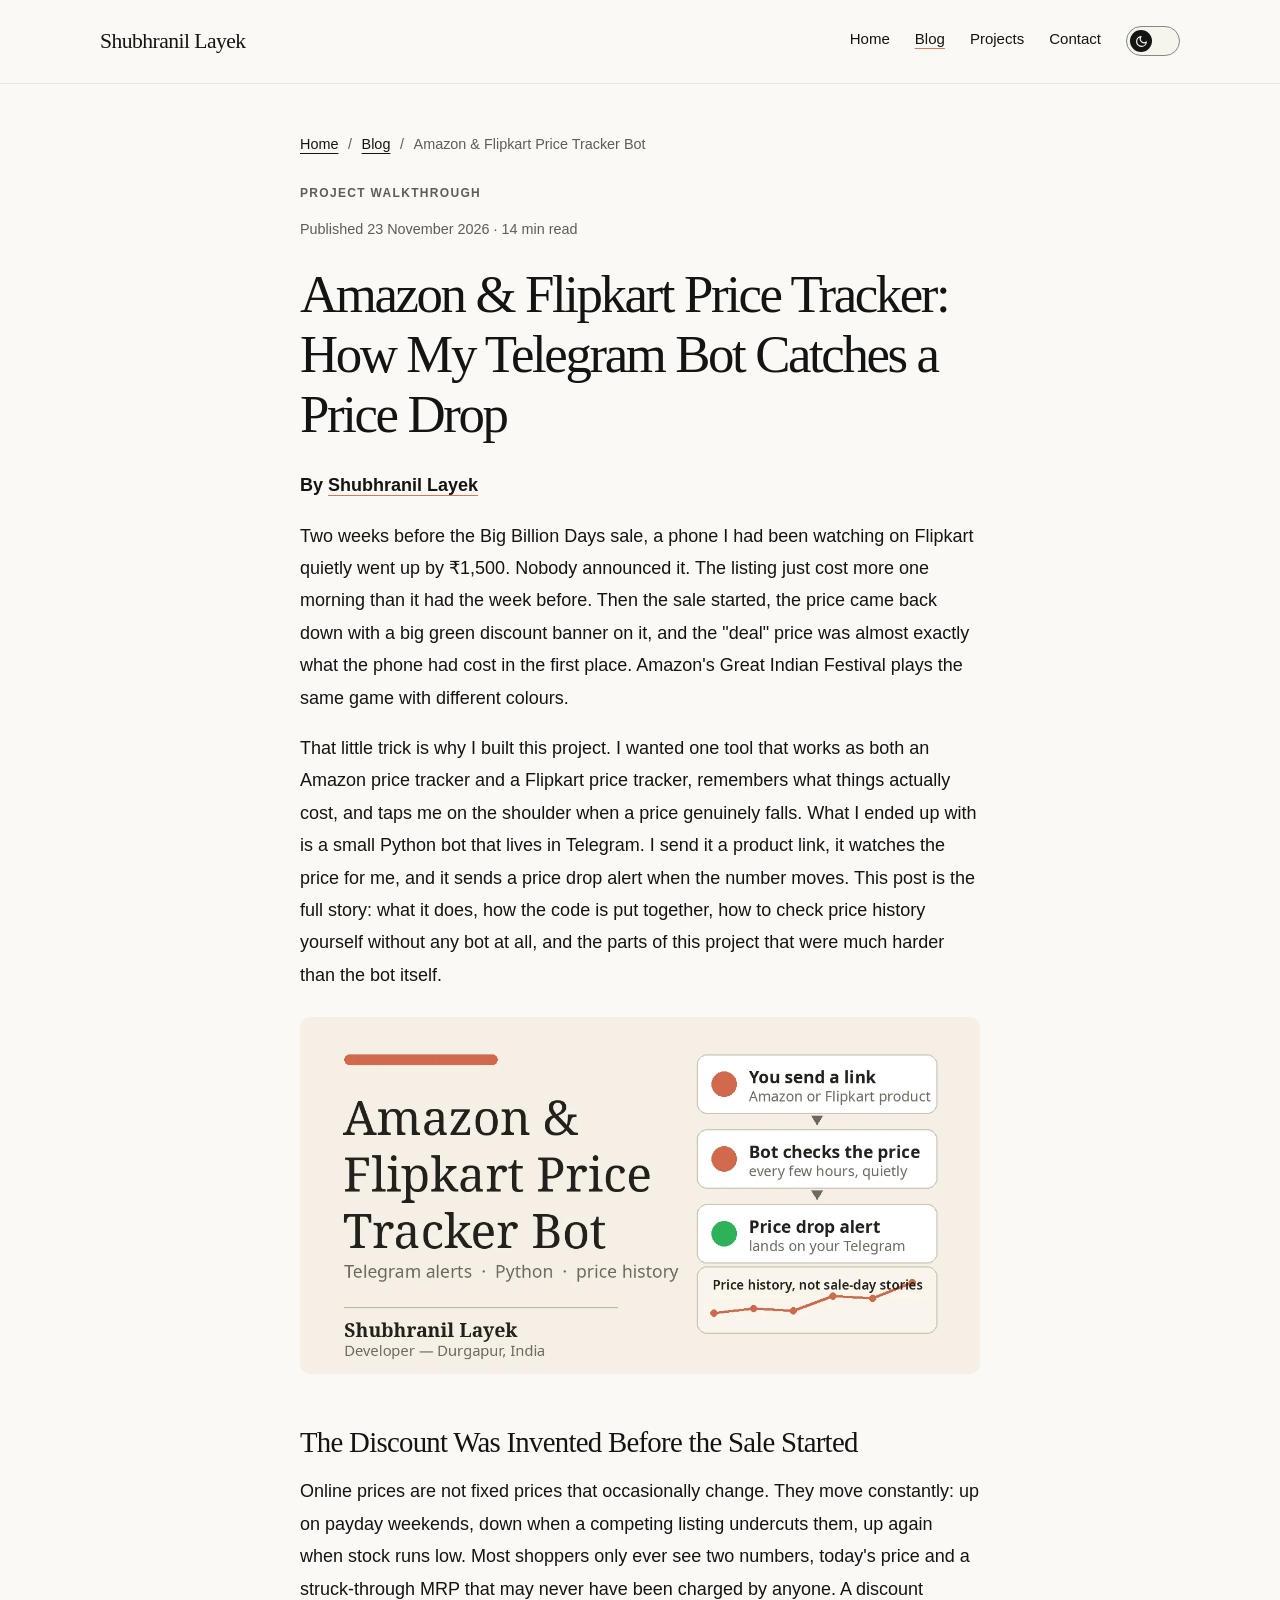
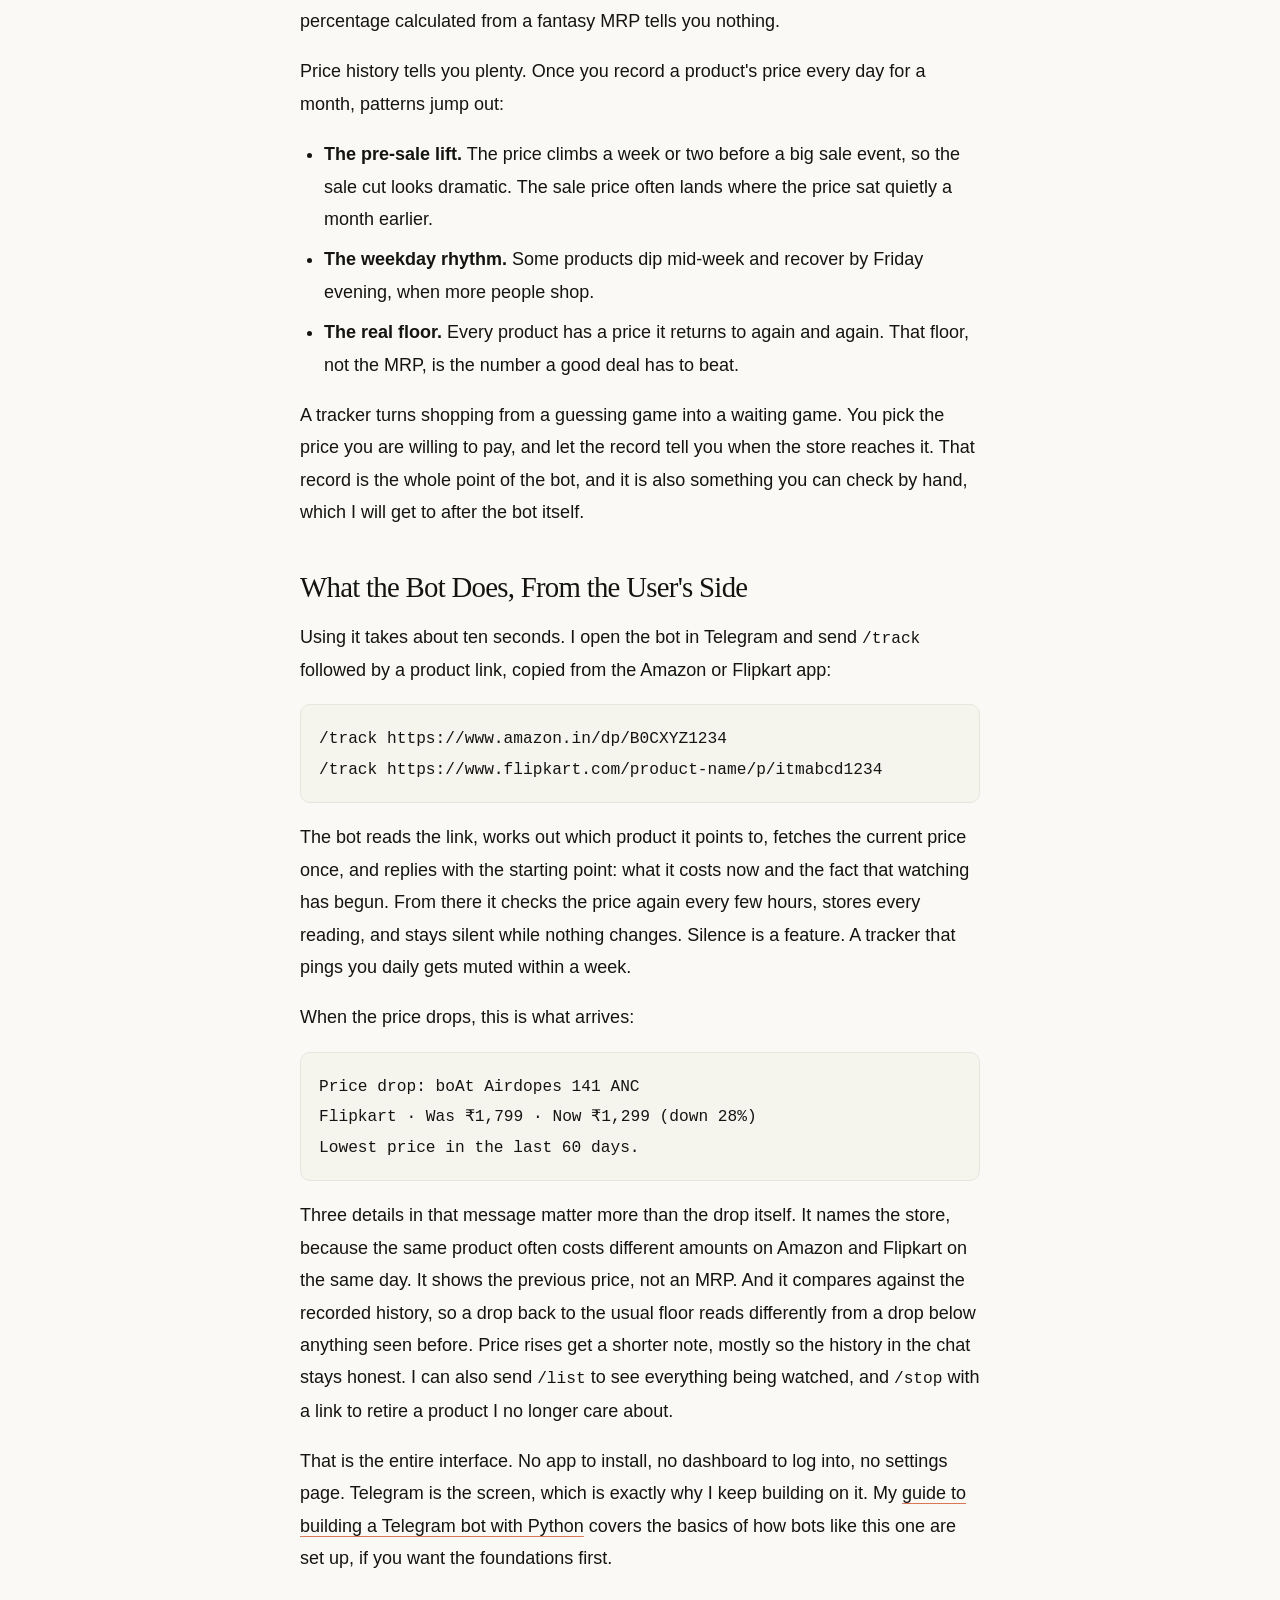
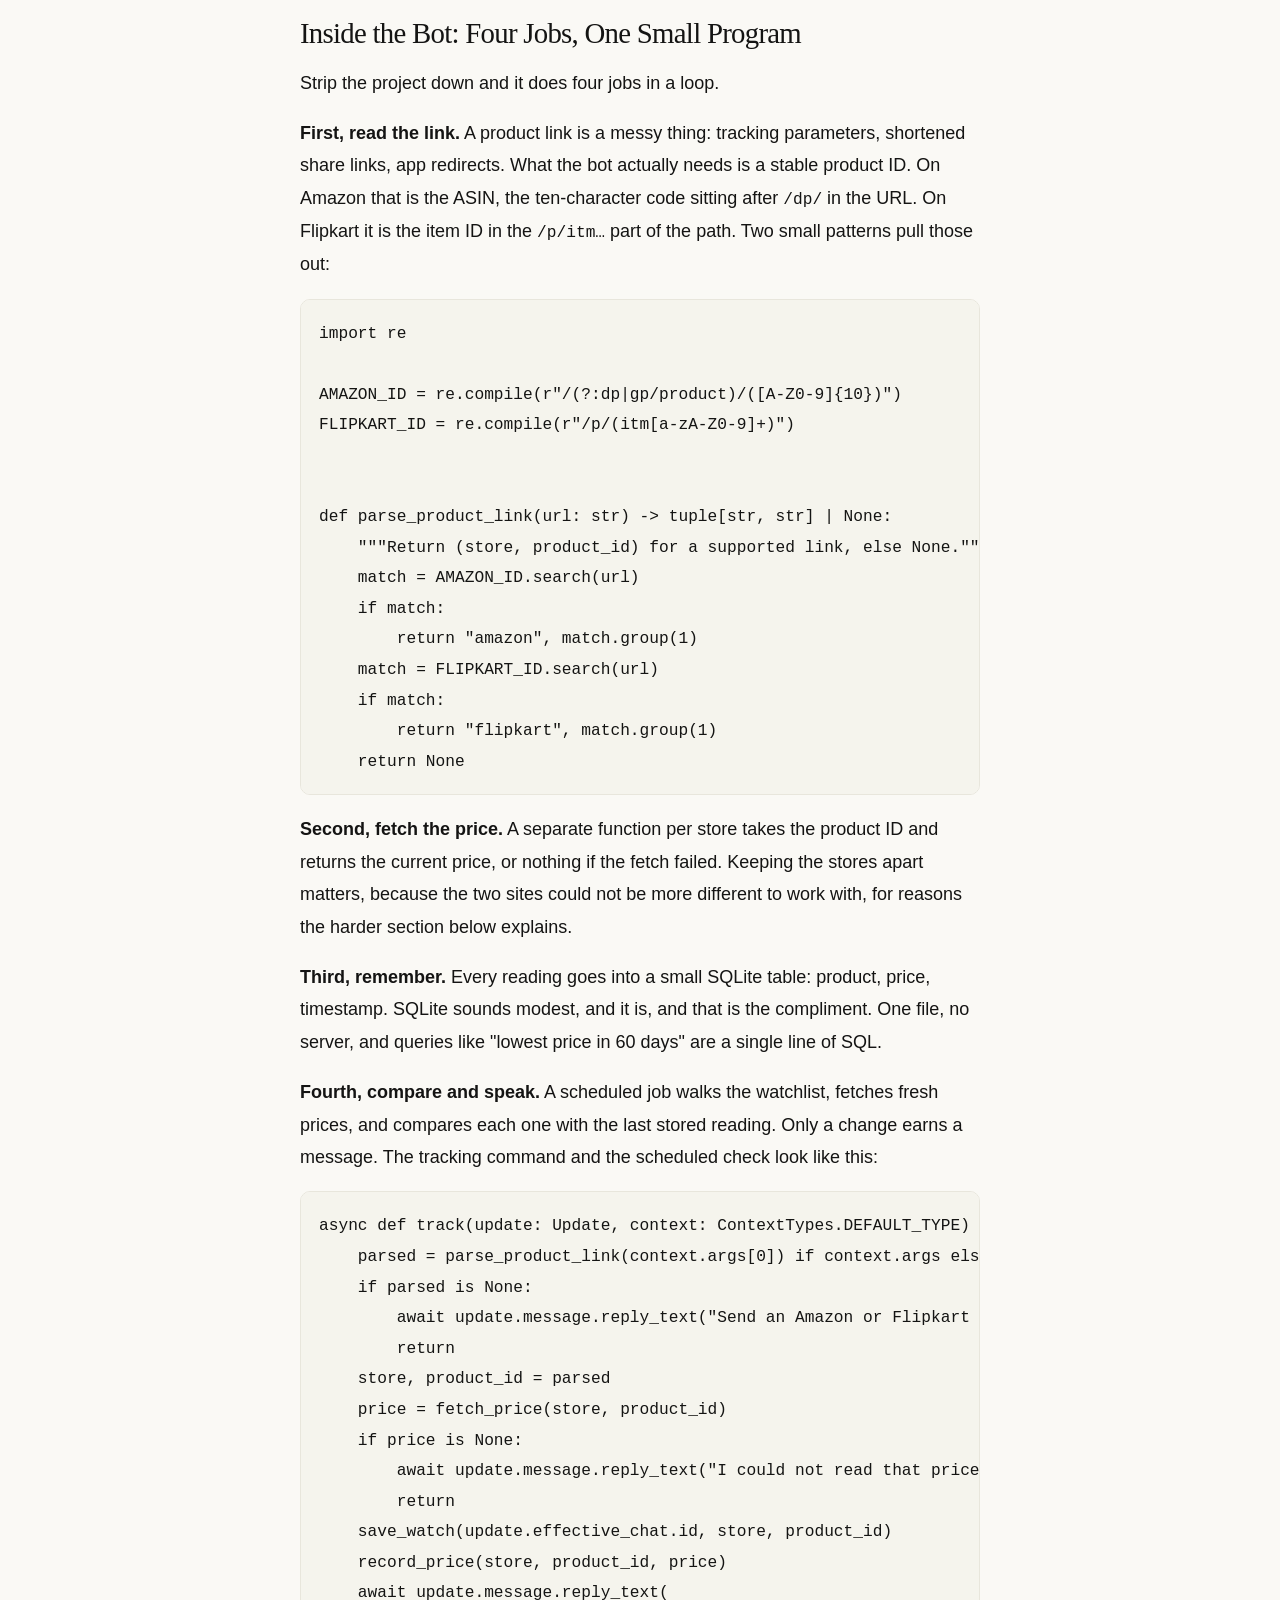
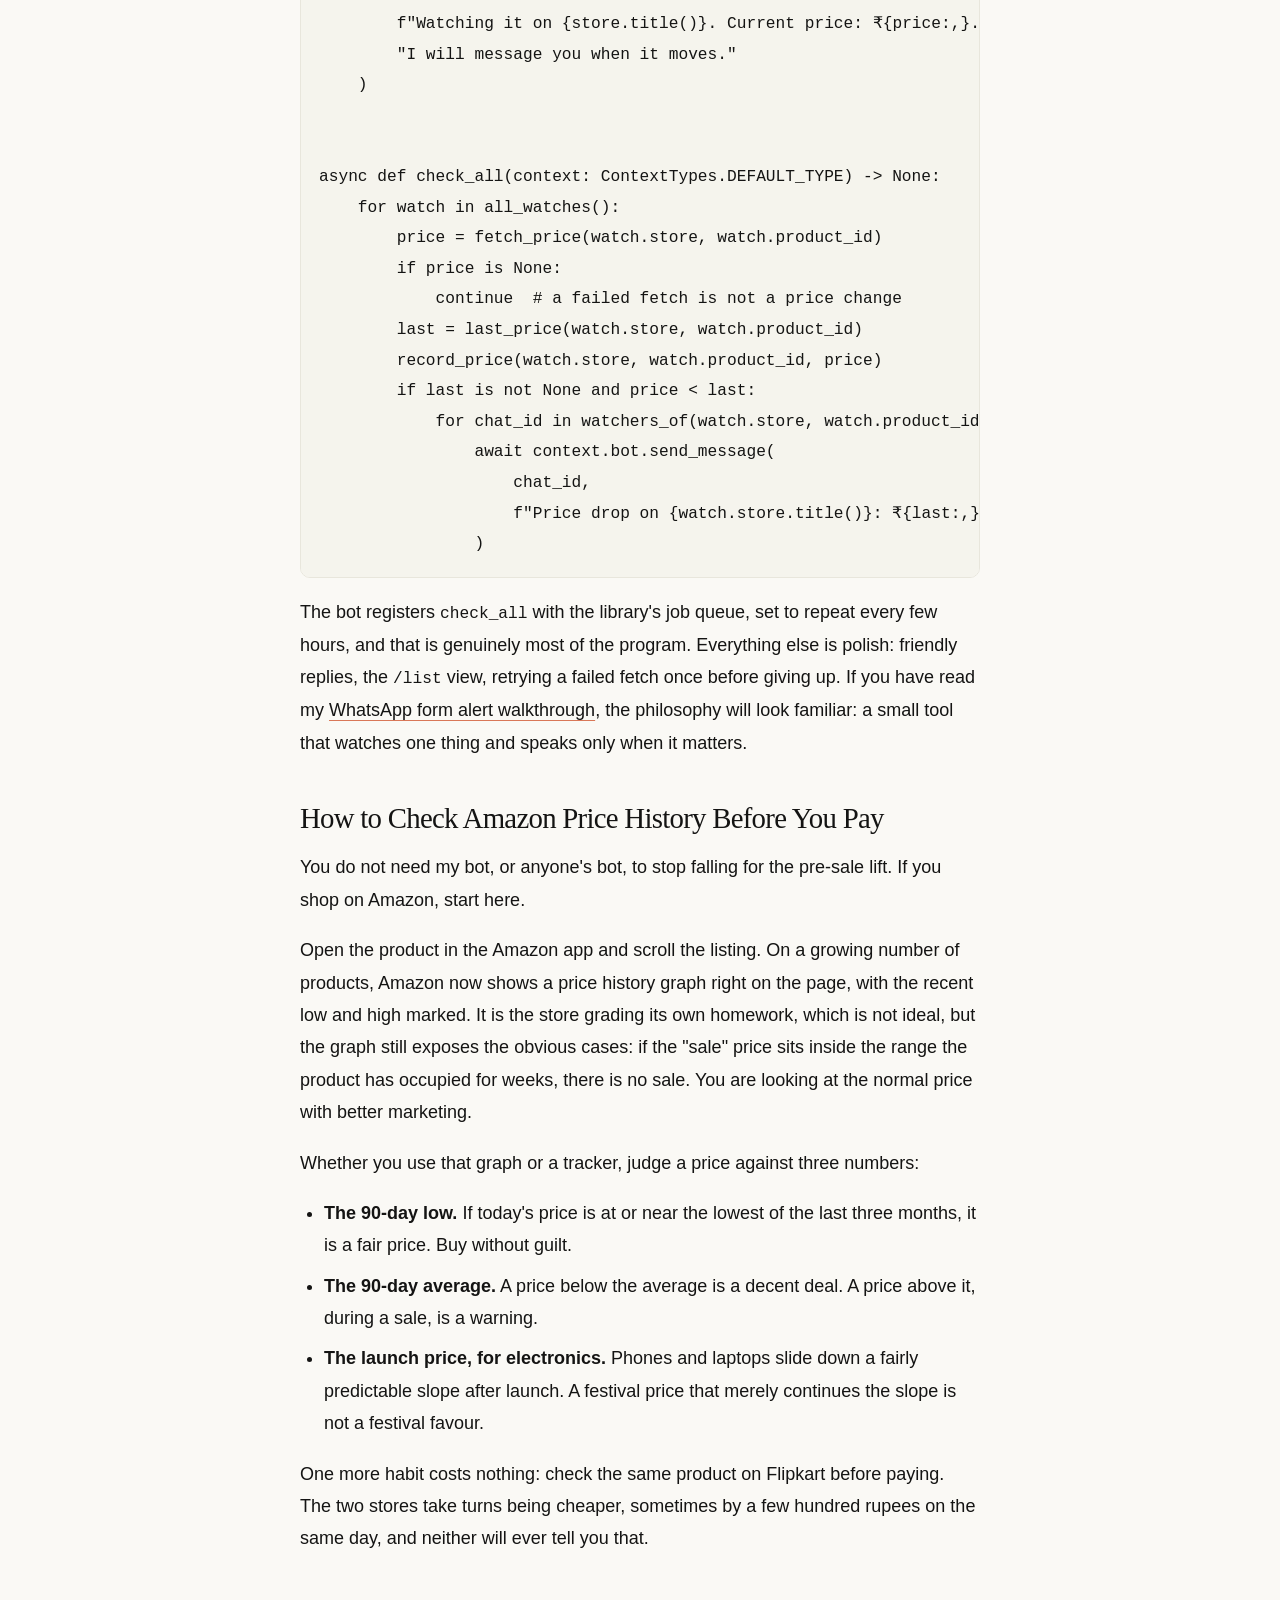
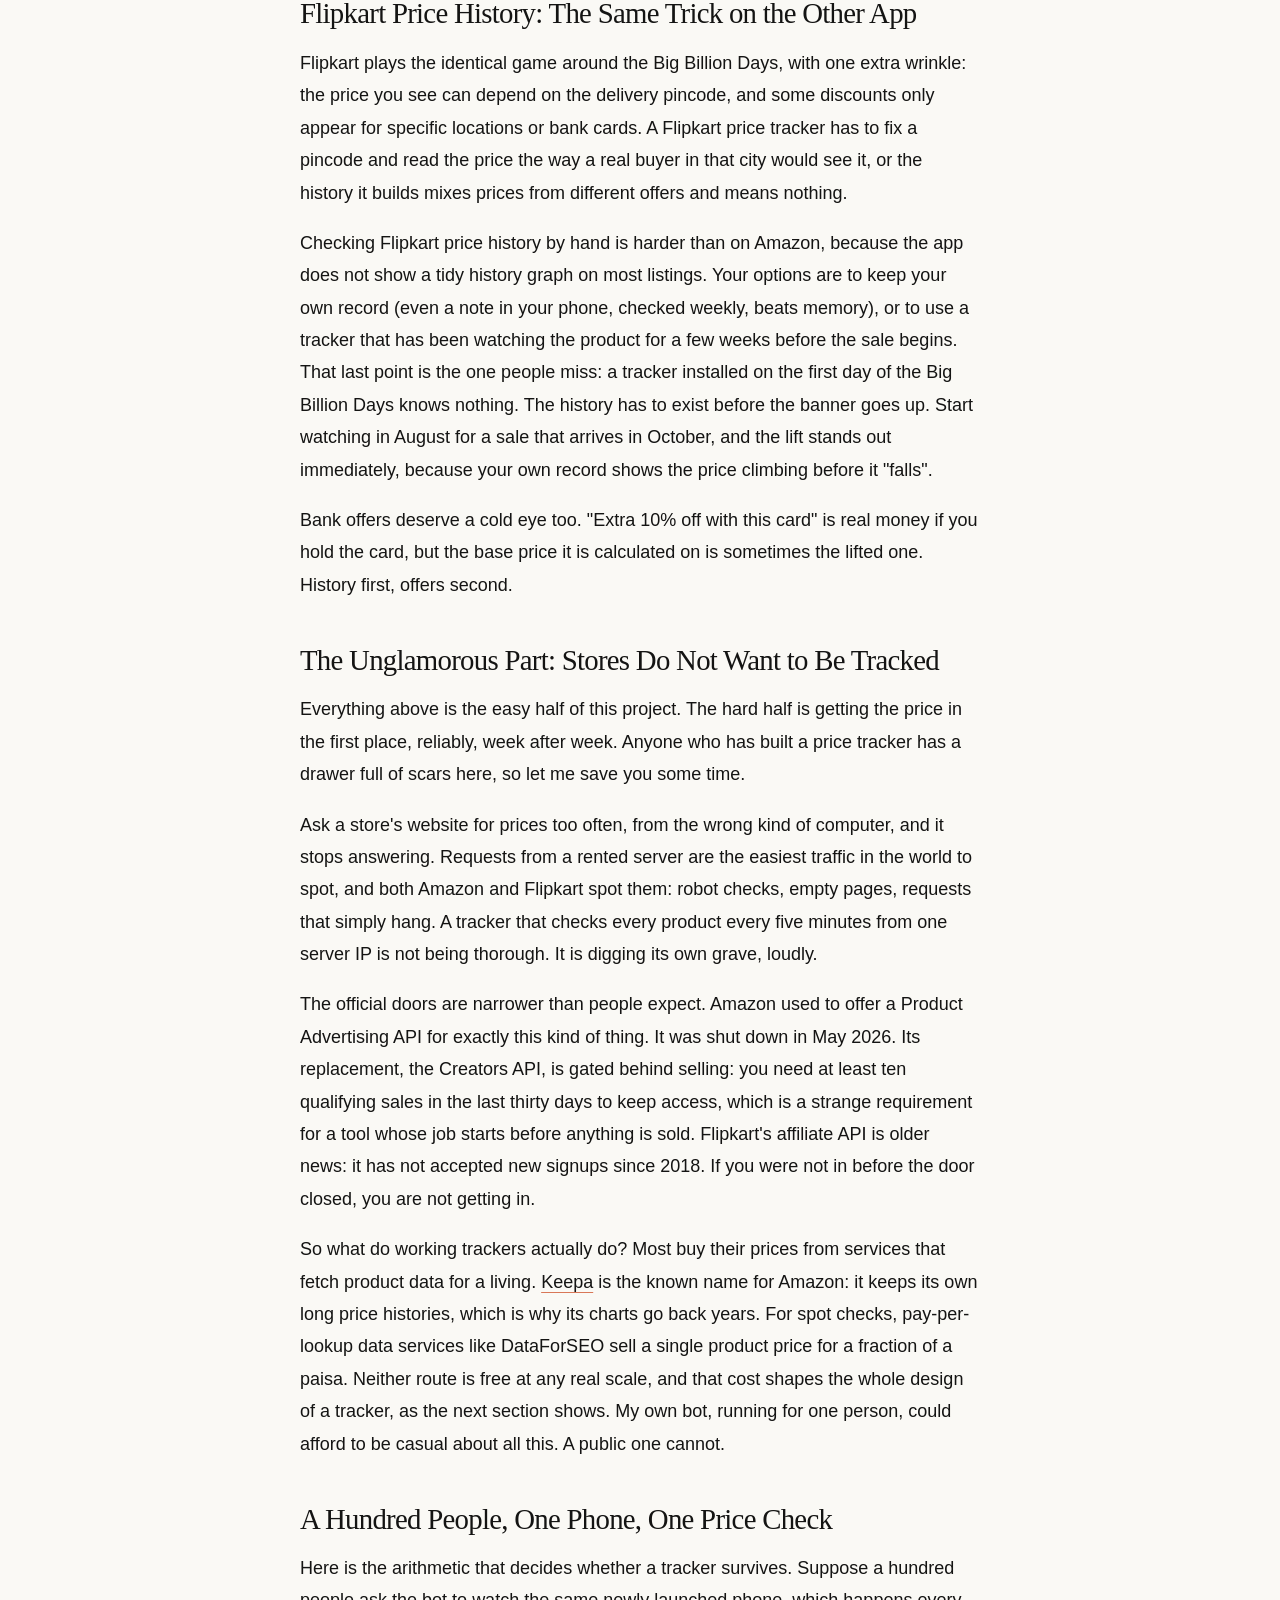
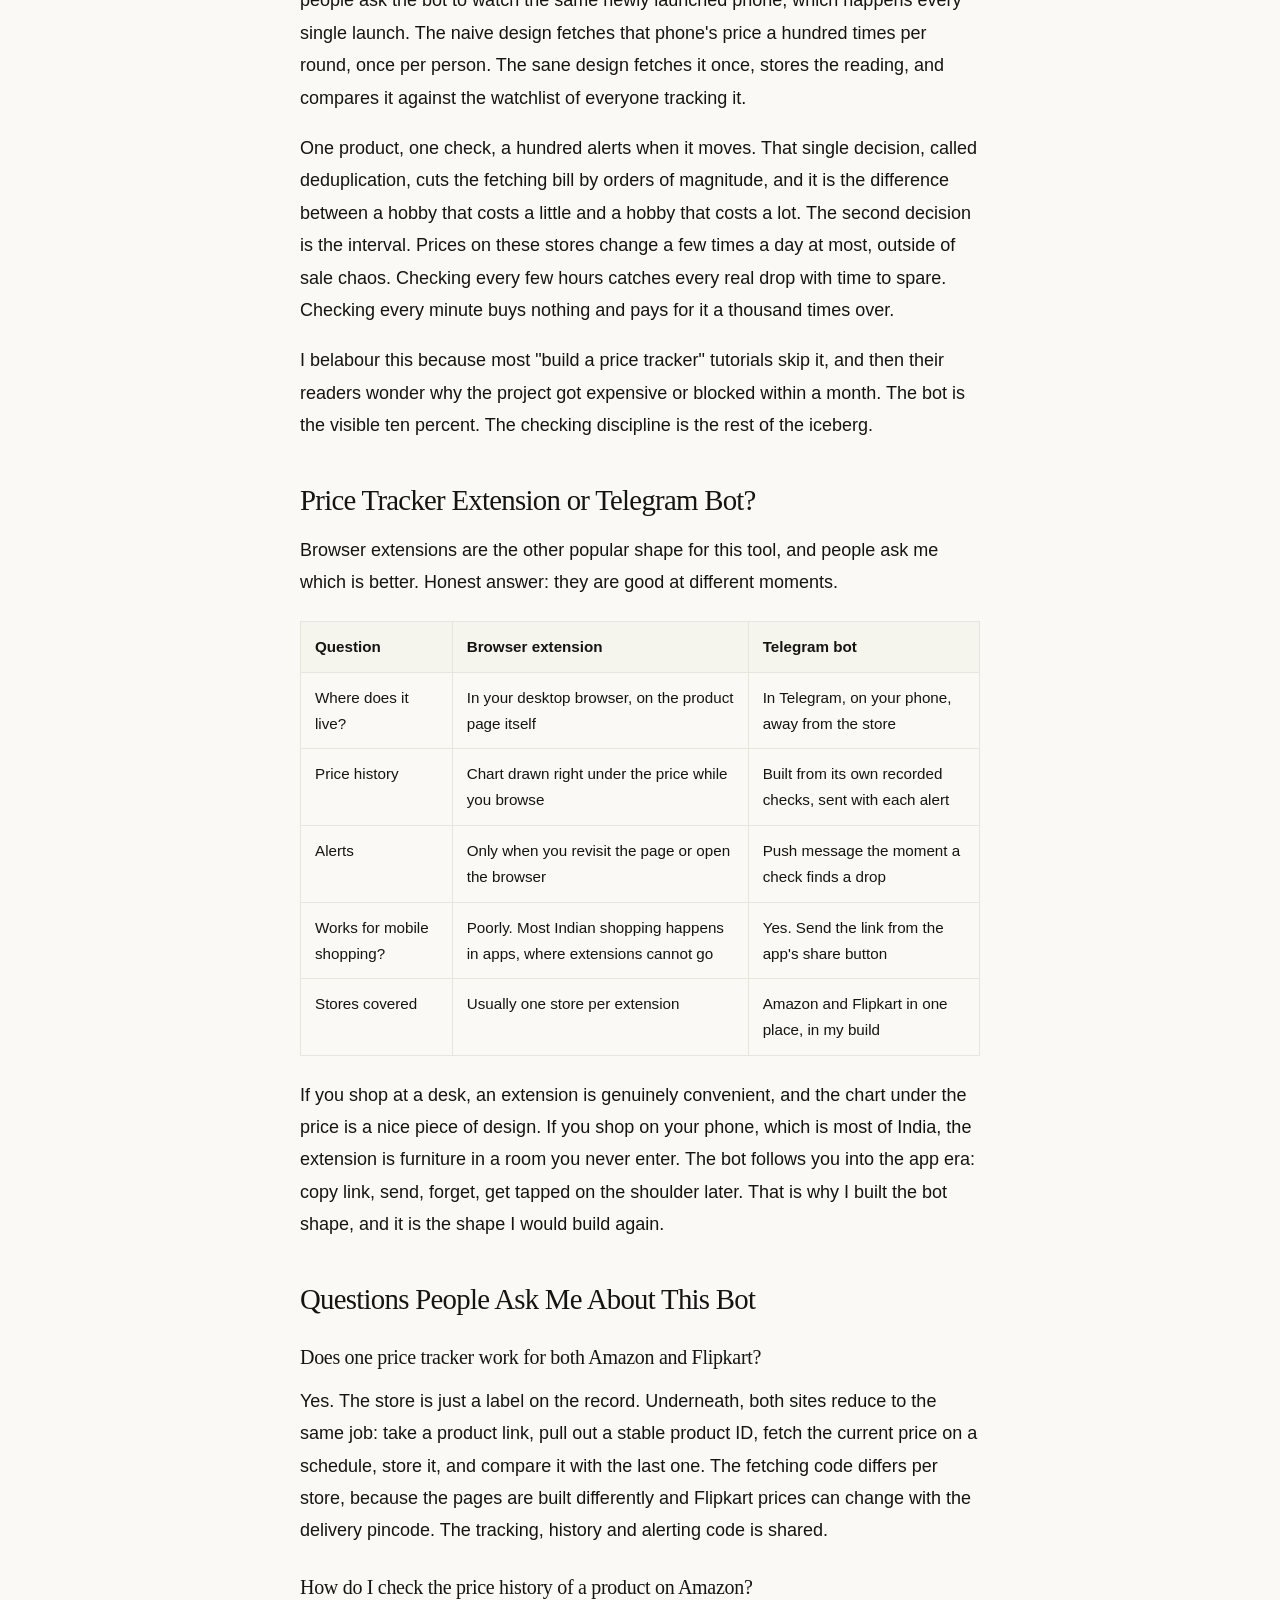
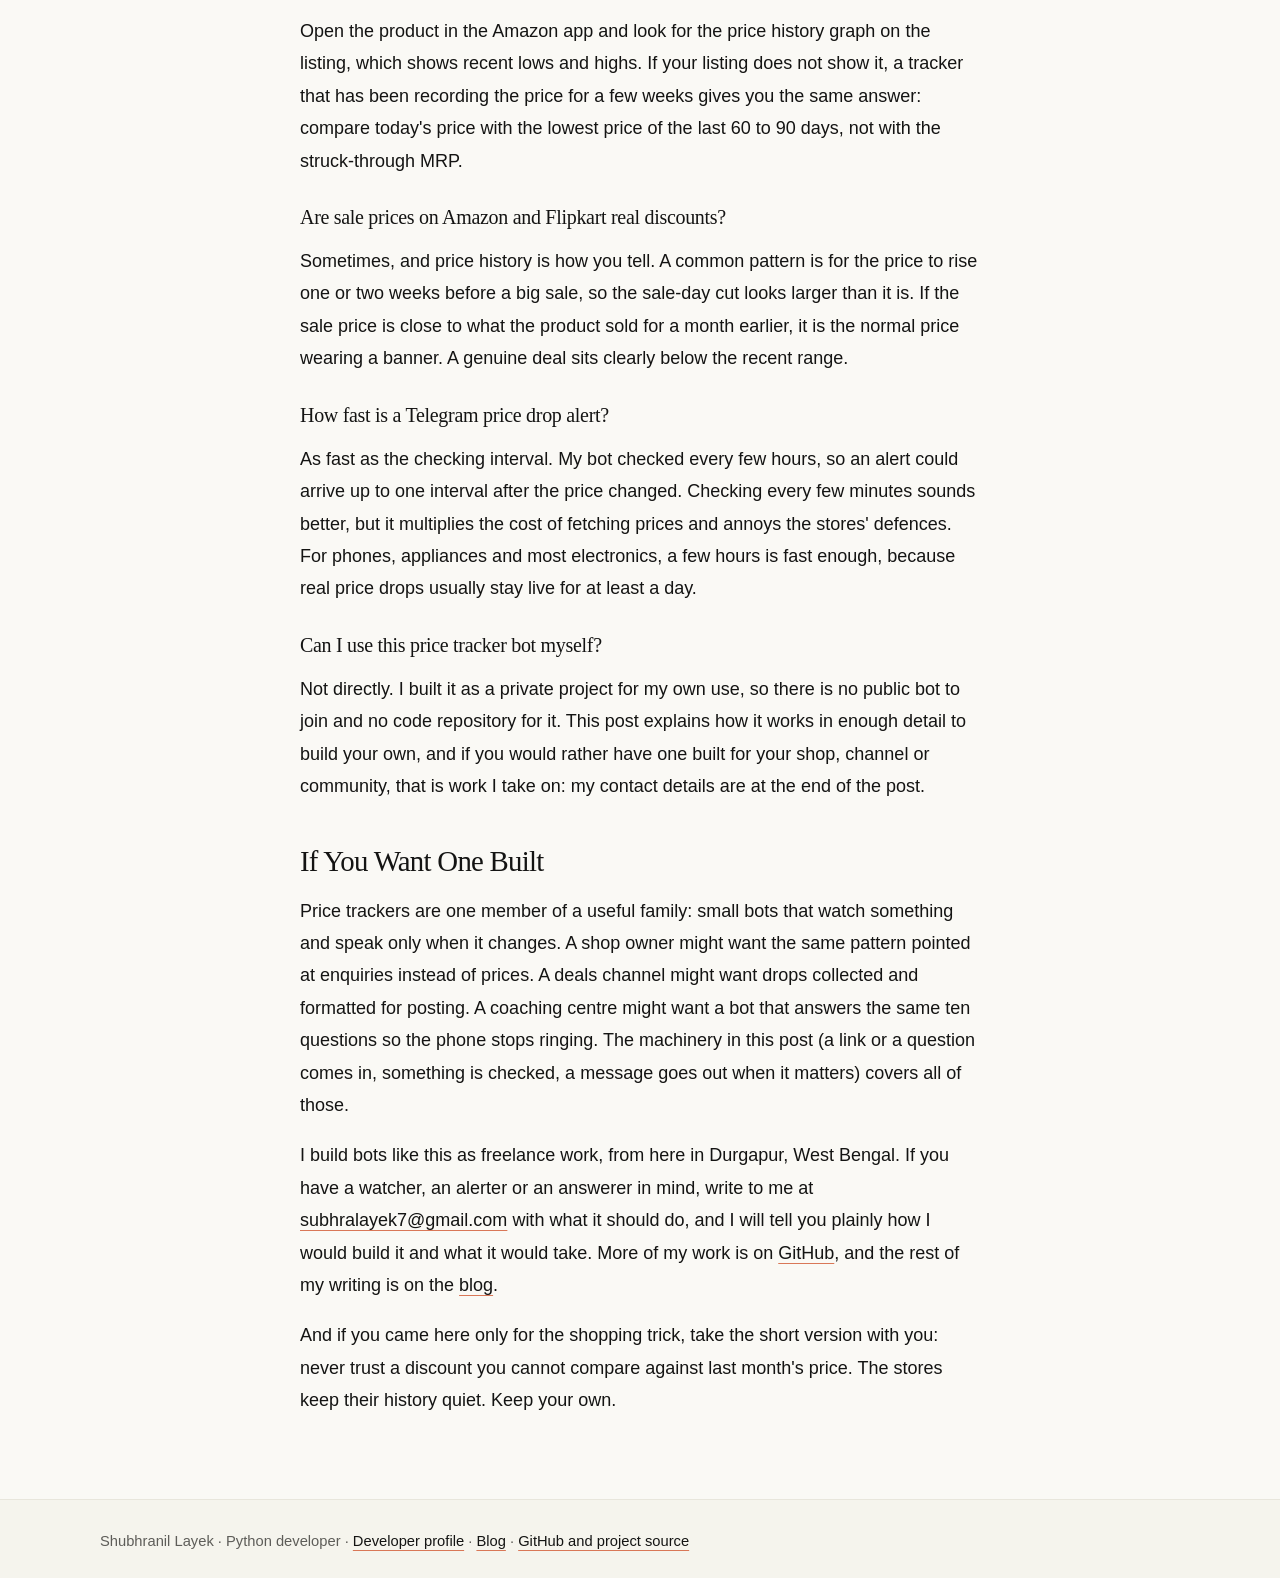
<file: blog/price-tracker-bot-amazon-flipkart-telegram/index.html>
<!doctype html>
<html lang="en">
<head>
<link rel="icon" href="/favicon.ico" sizes="any">
<link rel="icon" type="image/png" sizes="32x32" href="/favicon-32x32.png">
<link rel="icon" type="image/png" sizes="16x16" href="/favicon-16x16.png">
<link rel="apple-touch-icon" sizes="180x180" href="/apple-touch-icon.png">
<!-- Google tag (gtag.js) -->
<script async src="https://www.googletagmanager.com/gtag/js?id=G-BCCZHYBK0B"></script>
<script>
  window.dataLayer = window.dataLayer || [];
  function gtag(){dataLayer.push(arguments);}
  gtag('js', new Date());

  gtag('config', 'G-BCCZHYBK0B');
</script>

<meta charset="utf-8">
<meta name="viewport" content="width=device-width, initial-scale=1">
<script>(function(){try{var t=localStorage.getItem("theme");if(t!=="dark"&&t!=="light"){t=window.matchMedia("(prefers-color-scheme: dark)").matches?"dark":"light";}document.documentElement.dataset.theme=t;}catch(e){document.documentElement.dataset.theme="light";}})();</script>
<meta name="theme-color" content="#faf9f5">
<title>Amazon &amp; Flipkart Price Tracker: The Telegram Bot I Built to Catch Price Drops</title>
<meta name="description" content="An Amazon price tracker and Flipkart price tracker in one Telegram bot, built in Python: how it stores price history, exposes fake sale discounts and sends a price drop alert the moment a price falls.">
<meta name="author" content="Shubhranil Layek">
<link rel="canonical" href="https://shubhranillayek.github.io/blog/price-tracker-bot-amazon-flipkart-telegram/">
<link rel="stylesheet" href="https://shubhranillayek.github.io/blog/styles.css">
<meta property="og:type" content="article">
<meta property="og:title" content="Amazon &amp; Flipkart Price Tracker: The Telegram Bot I Built to Catch Price Drops">
<meta property="og:description" content="An Amazon price tracker and Flipkart price tracker in one Telegram bot, built in Python: how it stores price history, exposes fake sale discounts and sends a price drop alert the moment a price falls.">
<meta property="og:url" content="https://shubhranillayek.github.io/blog/price-tracker-bot-amazon-flipkart-telegram/">
<meta property="og:site_name" content="Shubhranil Layek">
<meta property="og:image" content="https://shubhranillayek.github.io/assets/img/blog-price-tracker.webp">
<meta property="og:image:width" content="1200">
<meta property="og:image:height" content="630">
<meta property="og:image:alt" content="Amazon and Flipkart Price Tracker Bot — Shubhranil Layek">
<meta name="twitter:card" content="summary_large_image">
<meta name="twitter:image" content="https://shubhranillayek.github.io/assets/img/blog-price-tracker.webp">
<meta name="twitter:image:alt" content="Amazon and Flipkart Price Tracker Bot — Shubhranil Layek">
<meta name="twitter:title" content="Amazon &amp; Flipkart Price Tracker: The Telegram Bot I Built to Catch Price Drops">
<meta name="twitter:description" content="An Amazon price tracker and Flipkart price tracker in one Telegram bot, built in Python: how it stores price history, exposes fake sale discounts and sends a price drop alert the moment a price falls.">
<meta property="article:published_time" content="2026-11-23T03:55:00Z">
<meta property="article:modified_time" content="2026-11-23T03:57:00Z">
<meta property="article:author" content="https://shubhranillayek.github.io/">
<script type="application/ld+json">{"@context":"https://schema.org","@graph":[{"@type":"WebPage","@id":"https://shubhranillayek.github.io/blog/price-tracker-bot-amazon-flipkart-telegram/#webpage","url":"https://shubhranillayek.github.io/blog/price-tracker-bot-amazon-flipkart-telegram/","name":"Amazon & Flipkart Price Tracker: The Telegram Bot I Built to Catch Price Drops","description":"An Amazon price tracker and Flipkart price tracker in one Telegram bot, built in Python: how it stores price history, exposes fake sale discounts and sends a price drop alert the moment a price falls.","mainEntity":{"@id":"https://shubhranillayek.github.io/blog/price-tracker-bot-amazon-flipkart-telegram/#article"},"isPartOf":{"@id":"https://shubhranillayek.github.io/#website"},"breadcrumb":{"@id":"https://shubhranillayek.github.io/blog/price-tracker-bot-amazon-flipkart-telegram/#breadcrumbs"},"inLanguage":"en"},{"@type":"BlogPosting","@id":"https://shubhranillayek.github.io/blog/price-tracker-bot-amazon-flipkart-telegram/#article","headline":"Amazon & Flipkart Price Tracker: How My Telegram Bot Catches a Price Drop","description":"An Amazon price tracker and Flipkart price tracker in one Telegram bot, built in Python: how it stores price history, exposes fake sale discounts and sends a price drop alert the moment a price falls.","url":"https://shubhranillayek.github.io/blog/price-tracker-bot-amazon-flipkart-telegram/","mainEntityOfPage":{"@id":"https://shubhranillayek.github.io/blog/price-tracker-bot-amazon-flipkart-telegram/#webpage"},"author":{"@id":"https://shubhranillayek.github.io/#shubhranil-layek"},"publisher":{"@id":"https://shubhranillayek.github.io/#shubhranil-layek"},"datePublished":"2026-11-23T03:55:00Z","dateModified":"2026-11-23T03:57:00Z","inLanguage":"en","articleSection":"Projects","about":{"@type":"SoftwareApplication","name":"Price Tracking Telegram Bot"},"image":"https://shubhranillayek.github.io/assets/img/blog-price-tracker.webp"},{"@type":"Person","@id":"https://shubhranillayek.github.io/#shubhranil-layek","name":"Shubhranil Layek","url":"https://shubhranillayek.github.io/","sameAs":["https://github.com/shubhranillayek"]},{"@type":"BreadcrumbList","@id":"https://shubhranillayek.github.io/blog/price-tracker-bot-amazon-flipkart-telegram/#breadcrumbs","itemListElement":[{"@type":"ListItem","position":1,"name":"Home","item":"https://shubhranillayek.github.io/"},{"@type":"ListItem","position":2,"name":"Blog","item":"https://shubhranillayek.github.io/blog/"},{"@type":"ListItem","position":3,"name":"Amazon & Flipkart Price Tracker: The Telegram Bot I Built to Catch Price Drops","item":"https://shubhranillayek.github.io/blog/price-tracker-bot-amazon-flipkart-telegram/"}]},{"@type":"FAQPage","@id":"https://shubhranillayek.github.io/blog/price-tracker-bot-amazon-flipkart-telegram/#faq","mainEntity":[{"@type":"Question","name":"Does one price tracker work for both Amazon and Flipkart?","acceptedAnswer":{"@type":"Answer","text":"Yes. The store is just a label on the record. Underneath, both sites reduce to the same job: take a product link, pull out a stable product ID, fetch the current price on a schedule, store it, and compare it with the last one. The fetching code differs per store, because the pages are built differently and Flipkart prices can change with the delivery pincode. The tracking, history and alerting code is shared."}},{"@type":"Question","name":"How do I check the price history of a product on Amazon?","acceptedAnswer":{"@type":"Answer","text":"Open the product in the Amazon app and look for the price history graph on the listing, which shows recent lows and highs. If your listing does not show it, a tracker that has been recording the price for a few weeks gives you the same answer: compare today's price with the lowest price of the last 60 to 90 days, not with the struck-through MRP."}},{"@type":"Question","name":"Are sale prices on Amazon and Flipkart real discounts?","acceptedAnswer":{"@type":"Answer","text":"Sometimes, and price history is how you tell. A common pattern is for the price to rise one or two weeks before a big sale, so the sale-day cut looks larger than it is. If the sale price is close to what the product sold for a month earlier, it is the normal price wearing a banner. A genuine deal sits clearly below the recent range."}},{"@type":"Question","name":"How fast is a Telegram price drop alert?","acceptedAnswer":{"@type":"Answer","text":"As fast as the checking interval. My bot checked every few hours, so an alert could arrive up to one interval after the price changed. Checking every few minutes sounds better, but it multiplies the cost of fetching prices and annoys the stores' defences. For phones, appliances and most electronics, a few hours is fast enough, because real price drops usually stay live for at least a day."}},{"@type":"Question","name":"Can I use this price tracker bot myself?","acceptedAnswer":{"@type":"Answer","text":"Not directly. I built it as a private project for my own use, so there is no public bot to join and no code repository for it. This post explains how it works in enough detail to build your own, and if you would rather have one built for your shop, channel or community, that is work I take on: my contact details are at the end of the post."}}]}]}</script>
</head>
<body>
<div class="scroll-progress" aria-hidden="true"><span id="scrollProgressBar"></span></div>
<a class="skip" href="#main">Skip to content</a>
<header><nav class="wrap" aria-label="Main navigation"><a href="https://shubhranillayek.github.io/">Shubhranil Layek</a><div class="navlinks"><a href="https://shubhranillayek.github.io/">Home</a><a href="https://shubhranillayek.github.io/blog/" aria-current="true">Blog</a><a href="https://shubhranillayek.github.io/#projects">Projects</a><a href="https://shubhranillayek.github.io/#contact">Contact</a><button class="theme-switch" type="button" role="switch" aria-checked="false" aria-label="Dark mode" title="Toggle dark mode"><span class="ts-knob"><svg class="ts-moon" viewBox="0 0 24 24" aria-hidden="true"><path d="M21 12.8A9 9 0 1 1 11.2 3a7 7 0 0 0 9.8 9.8z"/></svg><svg class="ts-sun" viewBox="0 0 24 24" aria-hidden="true"><circle cx="12" cy="12" r="4"/><path d="M12 2v2M12 20v2M4.9 4.9l1.4 1.4M17.7 17.7l1.4 1.4M2 12h2M20 12h2M4.9 19.1l1.4-1.4M17.7 6.3l1.4-1.4"/></svg></span></button></div></nav></header>
<main id="main" class="wrap blog-main"><article class="post">
<nav class="breadcrumbs" aria-label="Breadcrumb"><a href="https://shubhranillayek.github.io/">Home</a><span aria-hidden="true">/</span><a href="https://shubhranillayek.github.io/blog/">Blog</a><span aria-hidden="true">/</span><span>Amazon &amp; Flipkart Price Tracker Bot</span></nav>
<p class="eyebrow">Project walkthrough</p>
<p class="post-meta">Published <time datetime="2026-11-23T03:55:00Z">23 November 2026</time> &middot; 14 min read</p>
<h1>Amazon &amp; Flipkart Price Tracker: How My Telegram Bot Catches a Price Drop</h1>
<p><strong>By <a href="https://shubhranillayek.github.io/">Shubhranil Layek</a></strong></p>
<p>Two weeks before the Big Billion Days sale, a phone I had been watching on Flipkart quietly went up by ₹1,500. Nobody announced it. The listing just cost more one morning than it had the week before. Then the sale started, the price came back down with a big green discount banner on it, and the "deal" price was almost exactly what the phone had cost in the first place. Amazon's Great Indian Festival plays the same game with different colours.</p>
<p>That little trick is why I built this project. I wanted one tool that works as both an Amazon price tracker and a Flipkart price tracker, remembers what things actually cost, and taps me on the shoulder when a price genuinely falls. What I ended up with is a small Python bot that lives in Telegram. I send it a product link, it watches the price for me, and it sends a price drop alert when the number moves. This post is the full story: what it does, how the code is put together, how to check price history yourself without any bot at all, and the parts of this project that were much harder than the bot itself.</p>
<figure style="margin:1.6rem 0"><img src="https://shubhranillayek.github.io/assets/img/blog-price-tracker.webp" alt="Designed header graphic for the Amazon and Flipkart price tracker bot: send a product link, the bot checks the price, and a price drop alert lands on Telegram" width="1200" height="630" style="max-width:100%;height:auto;border-radius:10px"></figure>
<h2>The Discount Was Invented Before the Sale Started</h2>
<p>Online prices are not fixed prices that occasionally change. They move constantly: up on payday weekends, down when a competing listing undercuts them, up again when stock runs low. Most shoppers only ever see two numbers, today's price and a struck-through MRP that may never have been charged by anyone. A discount percentage calculated from a fantasy MRP tells you nothing.</p>
<p>Price history tells you plenty. Once you record a product's price every day for a month, patterns jump out:</p>
<ul>
<li><strong>The pre-sale lift.</strong> The price climbs a week or two before a big sale event, so the sale cut looks dramatic. The sale price often lands where the price sat quietly a month earlier.</li>
<li><strong>The weekday rhythm.</strong> Some products dip mid-week and recover by Friday evening, when more people shop.</li>
<li><strong>The real floor.</strong> Every product has a price it returns to again and again. That floor, not the MRP, is the number a good deal has to beat.</li>
</ul>
<p>A tracker turns shopping from a guessing game into a waiting game. You pick the price you are willing to pay, and let the record tell you when the store reaches it. That record is the whole point of the bot, and it is also something you can check by hand, which I will get to after the bot itself.</p>
<h2>What the Bot Does, From the User's Side</h2>
<p>Using it takes about ten seconds. I open the bot in Telegram and send <code>/track</code> followed by a product link, copied from the Amazon or Flipkart app:</p>
<pre><code>/track https://www.amazon.in/dp/B0CXYZ1234
/track https://www.flipkart.com/product-name/p/itmabcd1234</code></pre>
<p>The bot reads the link, works out which product it points to, fetches the current price once, and replies with the starting point: what it costs now and the fact that watching has begun. From there it checks the price again every few hours, stores every reading, and stays silent while nothing changes. Silence is a feature. A tracker that pings you daily gets muted within a week.</p>
<p>When the price drops, this is what arrives:</p>
<pre><code>Price drop: boAt Airdopes 141 ANC
Flipkart · Was ₹1,799 · Now ₹1,299 (down 28%)
Lowest price in the last 60 days.</code></pre>
<p>Three details in that message matter more than the drop itself. It names the store, because the same product often costs different amounts on Amazon and Flipkart on the same day. It shows the previous price, not an MRP. And it compares against the recorded history, so a drop back to the usual floor reads differently from a drop below anything seen before. Price rises get a shorter note, mostly so the history in the chat stays honest. I can also send <code>/list</code> to see everything being watched, and <code>/stop</code> with a link to retire a product I no longer care about.</p>
<p>That is the entire interface. No app to install, no dashboard to log into, no settings page. Telegram is the screen, which is exactly why I keep building on it. My <a href="https://shubhranillayek.github.io/blog/how-to-build-a-telegram-bot-with-python/">guide to building a Telegram bot with Python</a> covers the basics of how bots like this one are set up, if you want the foundations first.</p>
<h2>Inside the Bot: Four Jobs, One Small Program</h2>
<p>Strip the project down and it does four jobs in a loop.</p>
<p><strong>First, read the link.</strong> A product link is a messy thing: tracking parameters, shortened share links, app redirects. What the bot actually needs is a stable product ID. On Amazon that is the ASIN, the ten-character code sitting after <code>/dp/</code> in the URL. On Flipkart it is the item ID in the <code>/p/itm…</code> part of the path. Two small patterns pull those out:</p>
<pre><code class="language-python">import re

AMAZON_ID = re.compile(r"/(?:dp|gp/product)/([A-Z0-9]{10})")
FLIPKART_ID = re.compile(r"/p/(itm[a-zA-Z0-9]+)")


def parse_product_link(url: str) -&gt; tuple[str, str] | None:
    &quot;&quot;&quot;Return (store, product_id) for a supported link, else None.&quot;&quot;&quot;
    match = AMAZON_ID.search(url)
    if match:
        return &quot;amazon&quot;, match.group(1)
    match = FLIPKART_ID.search(url)
    if match:
        return &quot;flipkart&quot;, match.group(1)
    return None</code></pre>
<p><strong>Second, fetch the price.</strong> A separate function per store takes the product ID and returns the current price, or nothing if the fetch failed. Keeping the stores apart matters, because the two sites could not be more different to work with, for reasons the harder section below explains.</p>
<p><strong>Third, remember.</strong> Every reading goes into a small SQLite table: product, price, timestamp. SQLite sounds modest, and it is, and that is the compliment. One file, no server, and queries like "lowest price in 60 days" are a single line of SQL.</p>
<p><strong>Fourth, compare and speak.</strong> A scheduled job walks the watchlist, fetches fresh prices, and compares each one with the last stored reading. Only a change earns a message. The tracking command and the scheduled check look like this:</p>
<pre><code class="language-python">async def track(update: Update, context: ContextTypes.DEFAULT_TYPE) -&gt; None:
    parsed = parse_product_link(context.args[0]) if context.args else None
    if parsed is None:
        await update.message.reply_text(&quot;Send an Amazon or Flipkart product link.&quot;)
        return
    store, product_id = parsed
    price = fetch_price(store, product_id)
    if price is None:
        await update.message.reply_text(&quot;I could not read that price. Try again later.&quot;)
        return
    save_watch(update.effective_chat.id, store, product_id)
    record_price(store, product_id, price)
    await update.message.reply_text(
        f&quot;Watching it on {store.title()}. Current price: ₹{price:,}. &quot;
        &quot;I will message you when it moves.&quot;
    )


async def check_all(context: ContextTypes.DEFAULT_TYPE) -&gt; None:
    for watch in all_watches():
        price = fetch_price(watch.store, watch.product_id)
        if price is None:
            continue  # a failed fetch is not a price change
        last = last_price(watch.store, watch.product_id)
        record_price(watch.store, watch.product_id, price)
        if last is not None and price &lt; last:
            for chat_id in watchers_of(watch.store, watch.product_id):
                await context.bot.send_message(
                    chat_id,
                    f&quot;Price drop on {watch.store.title()}: ₹{last:,} → ₹{price:,}&quot;,
                )</code></pre>
<p>The bot registers <code>check_all</code> with the library's job queue, set to repeat every few hours, and that is genuinely most of the program. Everything else is polish: friendly replies, the <code>/list</code> view, retrying a failed fetch once before giving up. If you have read my <a href="https://shubhranillayek.github.io/blog/whatsapp-alert-google-form-n8n/">WhatsApp form alert walkthrough</a>, the philosophy will look familiar: a small tool that watches one thing and speaks only when it matters.</p>
<h2>How to Check Amazon Price History Before You Pay</h2>
<p>You do not need my bot, or anyone's bot, to stop falling for the pre-sale lift. If you shop on Amazon, start here.</p>
<p>Open the product in the Amazon app and scroll the listing. On a growing number of products, Amazon now shows a price history graph right on the page, with the recent low and high marked. It is the store grading its own homework, which is not ideal, but the graph still exposes the obvious cases: if the "sale" price sits inside the range the product has occupied for weeks, there is no sale. You are looking at the normal price with better marketing.</p>
<p>Whether you use that graph or a tracker, judge a price against three numbers:</p>
<ul>
<li><strong>The 90-day low.</strong> If today's price is at or near the lowest of the last three months, it is a fair price. Buy without guilt.</li>
<li><strong>The 90-day average.</strong> A price below the average is a decent deal. A price above it, during a sale, is a warning.</li>
<li><strong>The launch price, for electronics.</strong> Phones and laptops slide down a fairly predictable slope after launch. A festival price that merely continues the slope is not a festival favour.</li>
</ul>
<p>One more habit costs nothing: check the same product on Flipkart before paying. The two stores take turns being cheaper, sometimes by a few hundred rupees on the same day, and neither will ever tell you that.</p>
<h2>Flipkart Price History: The Same Trick on the Other App</h2>
<p>Flipkart plays the identical game around the Big Billion Days, with one extra wrinkle: the price you see can depend on the delivery pincode, and some discounts only appear for specific locations or bank cards. A Flipkart price tracker has to fix a pincode and read the price the way a real buyer in that city would see it, or the history it builds mixes prices from different offers and means nothing.</p>
<p>Checking Flipkart price history by hand is harder than on Amazon, because the app does not show a tidy history graph on most listings. Your options are to keep your own record (even a note in your phone, checked weekly, beats memory), or to use a tracker that has been watching the product for a few weeks before the sale begins. That last point is the one people miss: a tracker installed on the first day of the Big Billion Days knows nothing. The history has to exist before the banner goes up. Start watching in August for a sale that arrives in October, and the lift stands out immediately, because your own record shows the price climbing before it "falls".</p>
<p>Bank offers deserve a cold eye too. "Extra 10% off with this card" is real money if you hold the card, but the base price it is calculated on is sometimes the lifted one. History first, offers second.</p>
<h2>The Unglamorous Part: Stores Do Not Want to Be Tracked</h2>
<p>Everything above is the easy half of this project. The hard half is getting the price in the first place, reliably, week after week. Anyone who has built a price tracker has a drawer full of scars here, so let me save you some time.</p>
<p>Ask a store's website for prices too often, from the wrong kind of computer, and it stops answering. Requests from a rented server are the easiest traffic in the world to spot, and both Amazon and Flipkart spot them: robot checks, empty pages, requests that simply hang. A tracker that checks every product every five minutes from one server IP is not being thorough. It is digging its own grave, loudly.</p>
<p>The official doors are narrower than people expect. Amazon used to offer a Product Advertising API for exactly this kind of thing. It was shut down in May 2026. Its replacement, the Creators API, is gated behind selling: you need at least ten qualifying sales in the last thirty days to keep access, which is a strange requirement for a tool whose job starts before anything is sold. Flipkart's affiliate API is older news: it has not accepted new signups since 2018. If you were not in before the door closed, you are not getting in.</p>
<p>So what do working trackers actually do? Most buy their prices from services that fetch product data for a living. <a href="https://keepa.com/">Keepa</a> is the known name for Amazon: it keeps its own long price histories, which is why its charts go back years. For spot checks, pay-per-lookup data services like DataForSEO sell a single product price for a fraction of a paisa. Neither route is free at any real scale, and that cost shapes the whole design of a tracker, as the next section shows. My own bot, running for one person, could afford to be casual about all this. A public one cannot.</p>
<h2>A Hundred People, One Phone, One Price Check</h2>
<p>Here is the arithmetic that decides whether a tracker survives. Suppose a hundred people ask the bot to watch the same newly launched phone, which happens every single launch. The naive design fetches that phone's price a hundred times per round, once per person. The sane design fetches it once, stores the reading, and compares it against the watchlist of everyone tracking it.</p>
<p>One product, one check, a hundred alerts when it moves. That single decision, called deduplication, cuts the fetching bill by orders of magnitude, and it is the difference between a hobby that costs a little and a hobby that costs a lot. The second decision is the interval. Prices on these stores change a few times a day at most, outside of sale chaos. Checking every few hours catches every real drop with time to spare. Checking every minute buys nothing and pays for it a thousand times over.</p>
<p>I belabour this because most "build a price tracker" tutorials skip it, and then their readers wonder why the project got expensive or blocked within a month. The bot is the visible ten percent. The checking discipline is the rest of the iceberg.</p>
<h2>Price Tracker Extension or Telegram Bot?</h2>
<p>Browser extensions are the other popular shape for this tool, and people ask me which is better. Honest answer: they are good at different moments.</p>
<table>
<thead>
<tr><th>Question</th><th>Browser extension</th><th>Telegram bot</th></tr>
</thead>
<tbody>
<tr><td>Where does it live?</td><td>In your desktop browser, on the product page itself</td><td>In Telegram, on your phone, away from the store</td></tr>
<tr><td>Price history</td><td>Chart drawn right under the price while you browse</td><td>Built from its own recorded checks, sent with each alert</td></tr>
<tr><td>Alerts</td><td>Only when you revisit the page or open the browser</td><td>Push message the moment a check finds a drop</td></tr>
<tr><td>Works for mobile shopping?</td><td>Poorly. Most Indian shopping happens in apps, where extensions cannot go</td><td>Yes. Send the link from the app's share button</td></tr>
<tr><td>Stores covered</td><td>Usually one store per extension</td><td>Amazon and Flipkart in one place, in my build</td></tr>
</tbody>
</table>
<p>If you shop at a desk, an extension is genuinely convenient, and the chart under the price is a nice piece of design. If you shop on your phone, which is most of India, the extension is furniture in a room you never enter. The bot follows you into the app era: copy link, send, forget, get tapped on the shoulder later. That is why I built the bot shape, and it is the shape I would build again.</p>
<h2>Questions People Ask Me About This Bot</h2>
<h3>Does one price tracker work for both Amazon and Flipkart?</h3>
<p>Yes. The store is just a label on the record. Underneath, both sites reduce to the same job: take a product link, pull out a stable product ID, fetch the current price on a schedule, store it, and compare it with the last one. The fetching code differs per store, because the pages are built differently and Flipkart prices can change with the delivery pincode. The tracking, history and alerting code is shared.</p>
<h3>How do I check the price history of a product on Amazon?</h3>
<p>Open the product in the Amazon app and look for the price history graph on the listing, which shows recent lows and highs. If your listing does not show it, a tracker that has been recording the price for a few weeks gives you the same answer: compare today's price with the lowest price of the last 60 to 90 days, not with the struck-through MRP.</p>
<h3>Are sale prices on Amazon and Flipkart real discounts?</h3>
<p>Sometimes, and price history is how you tell. A common pattern is for the price to rise one or two weeks before a big sale, so the sale-day cut looks larger than it is. If the sale price is close to what the product sold for a month earlier, it is the normal price wearing a banner. A genuine deal sits clearly below the recent range.</p>
<h3>How fast is a Telegram price drop alert?</h3>
<p>As fast as the checking interval. My bot checked every few hours, so an alert could arrive up to one interval after the price changed. Checking every few minutes sounds better, but it multiplies the cost of fetching prices and annoys the stores' defences. For phones, appliances and most electronics, a few hours is fast enough, because real price drops usually stay live for at least a day.</p>
<h3>Can I use this price tracker bot myself?</h3>
<p>Not directly. I built it as a private project for my own use, so there is no public bot to join and no code repository for it. This post explains how it works in enough detail to build your own, and if you would rather have one built for your shop, channel or community, that is work I take on: my contact details are at the end of the post.</p>
<h2>If You Want One Built</h2>
<p>Price trackers are one member of a useful family: small bots that watch something and speak only when it changes. A shop owner might want the same pattern pointed at enquiries instead of prices. A deals channel might want drops collected and formatted for posting. A coaching centre might want a bot that answers the same ten questions so the phone stops ringing. The machinery in this post (a link or a question comes in, something is checked, a message goes out when it matters) covers all of those.</p>
<p>I build bots like this as freelance work, from here in Durgapur, West Bengal. If you have a watcher, an alerter or an answerer in mind, write to me at <a href="mailto:subhralayek7@gmail.com">subhralayek7@gmail.com</a> with what it should do, and I will tell you plainly how I would build it and what it would take. More of my work is on <a href="https://github.com/shubhranillayek">GitHub</a>, and the rest of my writing is on the <a href="https://shubhranillayek.github.io/blog/">blog</a>.</p>
<p>And if you came here only for the shopping trick, take the short version with you: never trust a discount you cannot compare against last month's price. The stores keep their history quiet. Keep your own.</p>

</article></main>
<footer><div class="wrap">Shubhranil Layek · Python developer · <a href="https://shubhranillayek.github.io/">Developer profile</a> · <a href="https://shubhranillayek.github.io/blog/">Blog</a> · <a href="https://github.com/shubhranillayek">GitHub and project source</a></div></footer>
<script>
(function(){
  var btn=document.querySelector(".theme-switch");
  if(!btn)return;
  var root=document.documentElement;
  function sync(){
    var d=root.dataset.theme==="dark";
    btn.setAttribute("aria-checked",d?"true":"false");
    var m=document.querySelector('meta[name="theme-color"]');
    if(m)m.setAttribute("content",d?"#1f1e1b":"#faf9f5");
  }
  sync();
  btn.addEventListener("click",function(e){
    var next=root.dataset.theme==="dark"?"light":"dark";
    function apply(){
      root.dataset.theme=next;
      try{localStorage.setItem("theme",next);}catch(_){}
      sync();
    }
    var reduced=window.matchMedia("(prefers-reduced-motion: reduce)").matches;
    if(document.startViewTransition&&!reduced){
      var x=e.clientX||window.innerWidth-70;
      var y=e.clientY||40;
      var r=Math.hypot(Math.max(x,window.innerWidth-x),Math.max(y,window.innerHeight-y));
      var vt=document.startViewTransition(apply);
      vt.ready.then(function(){
        root.animate(
          {clipPath:["circle(0px at "+x+"px "+y+"px)","circle("+r+"px at "+x+"px "+y+"px)"]},
          {duration:750,easing:"ease-in-out",pseudoElement:"::view-transition-new(root)"}
        );
      }).catch(function(){});
    }else{
      root.classList.add("theming");
      apply();
      setTimeout(function(){root.classList.remove("theming");},500);
    }
  });
})();
</script>
<script>
(function(){var bar=document.getElementById("scrollProgressBar");if(!bar)return;function upd(){var h=document.documentElement;var max=h.scrollHeight-h.clientHeight;bar.style.width=(max>0?(h.scrollTop/max)*100:0)+"%";}document.addEventListener("scroll",upd,{passive:true});upd();})();
</script>
</body>
</html>
</file>
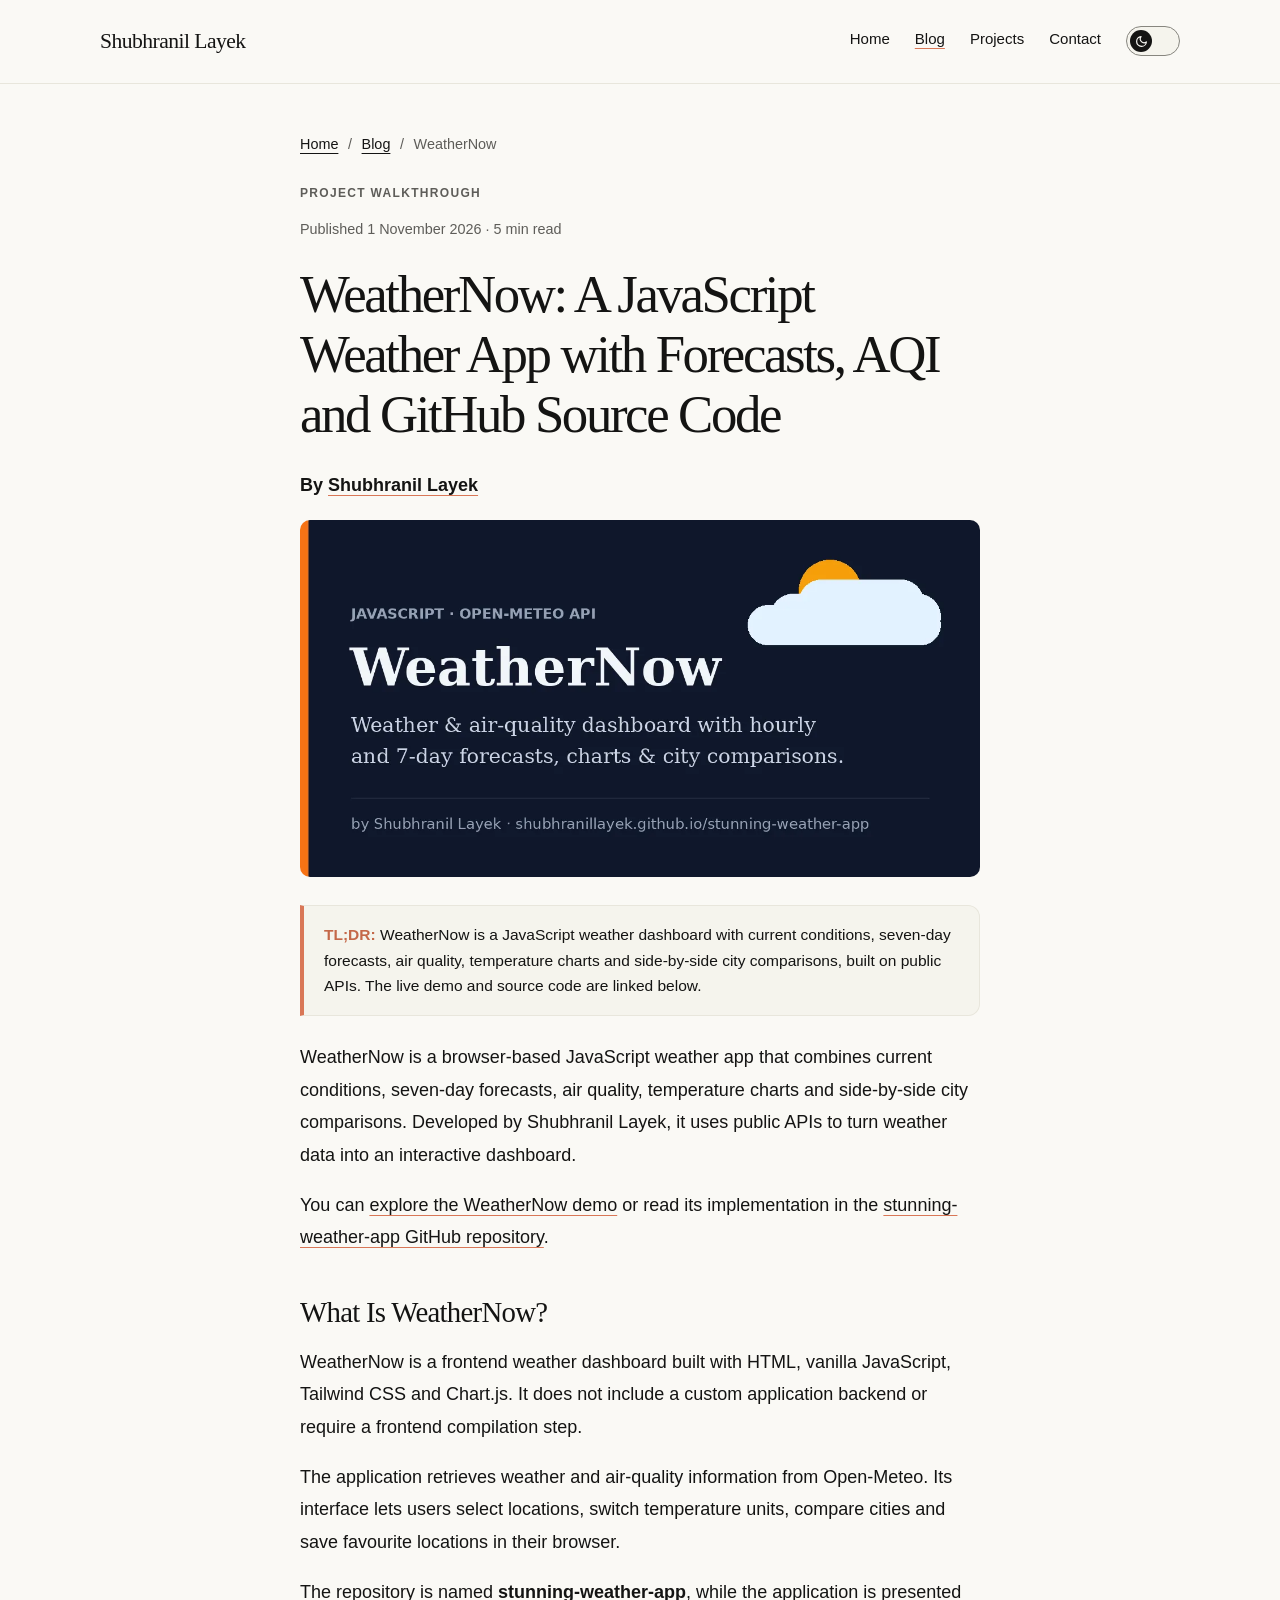
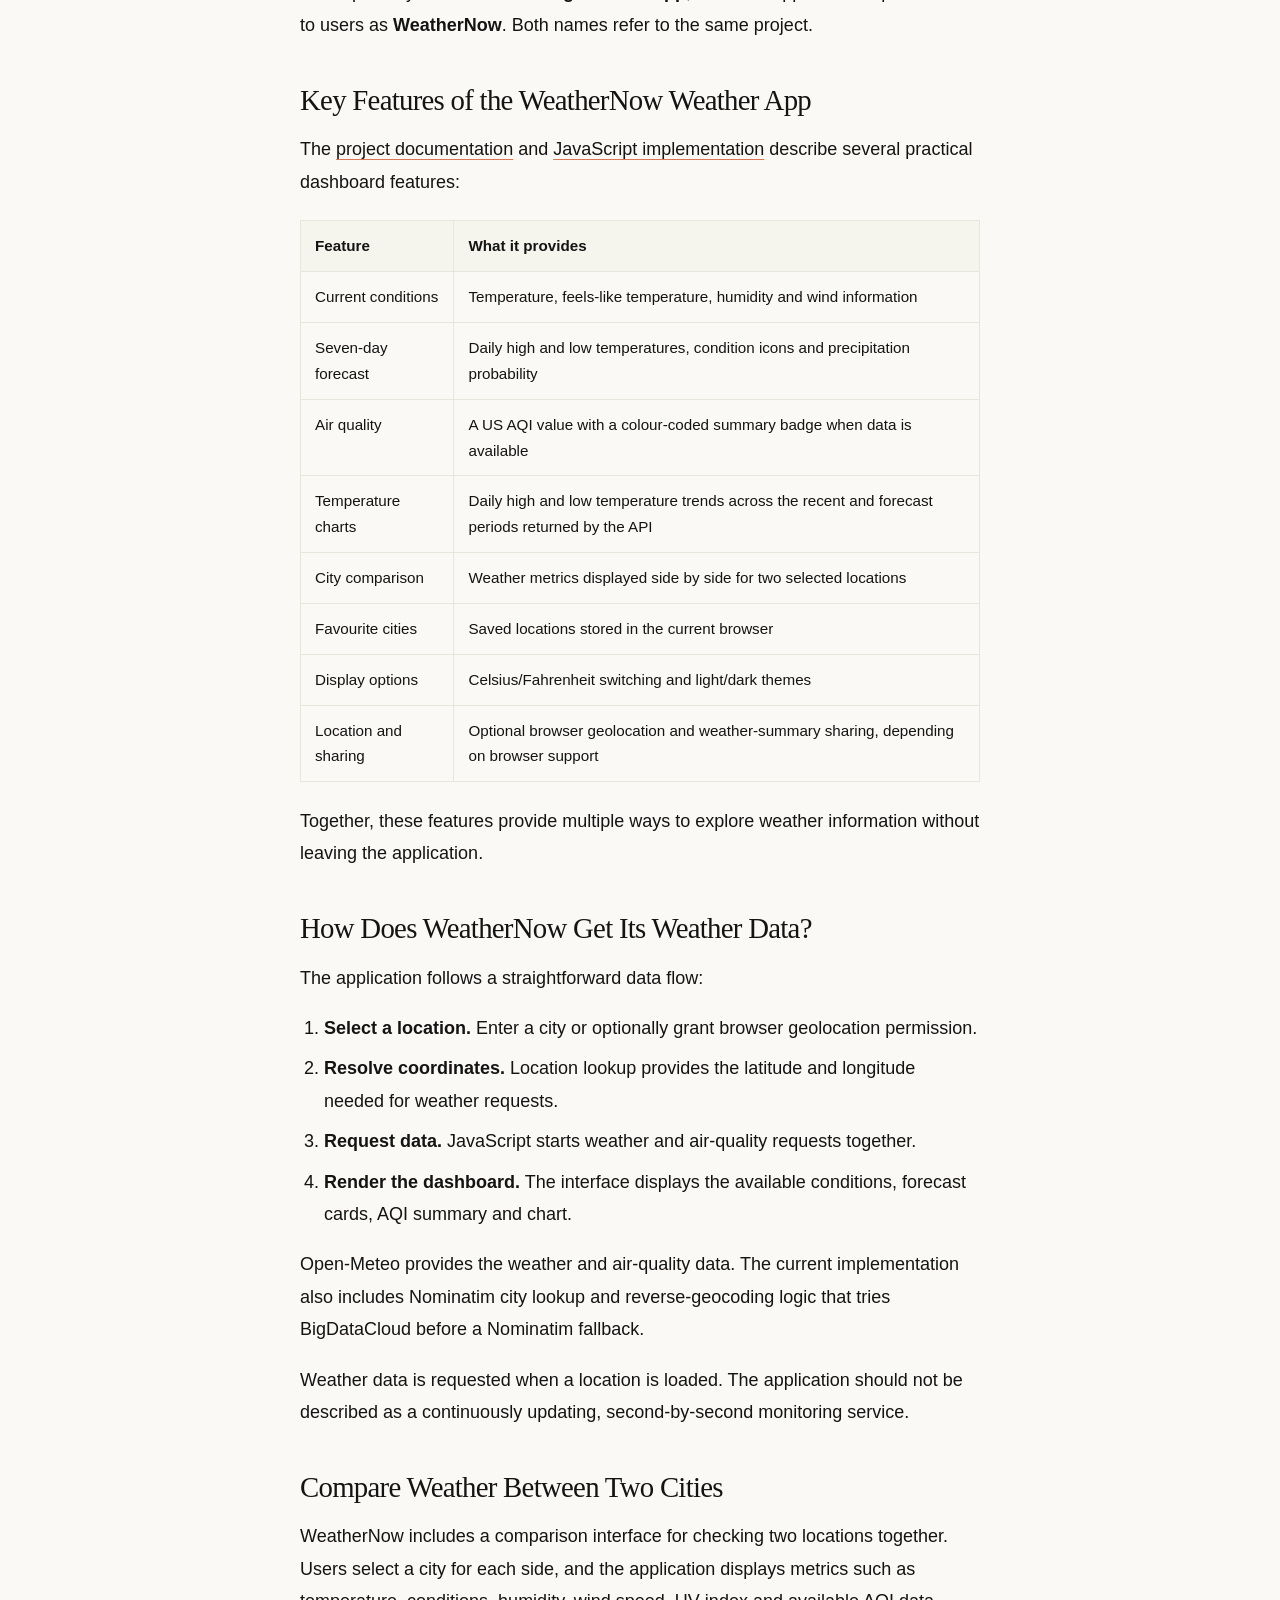
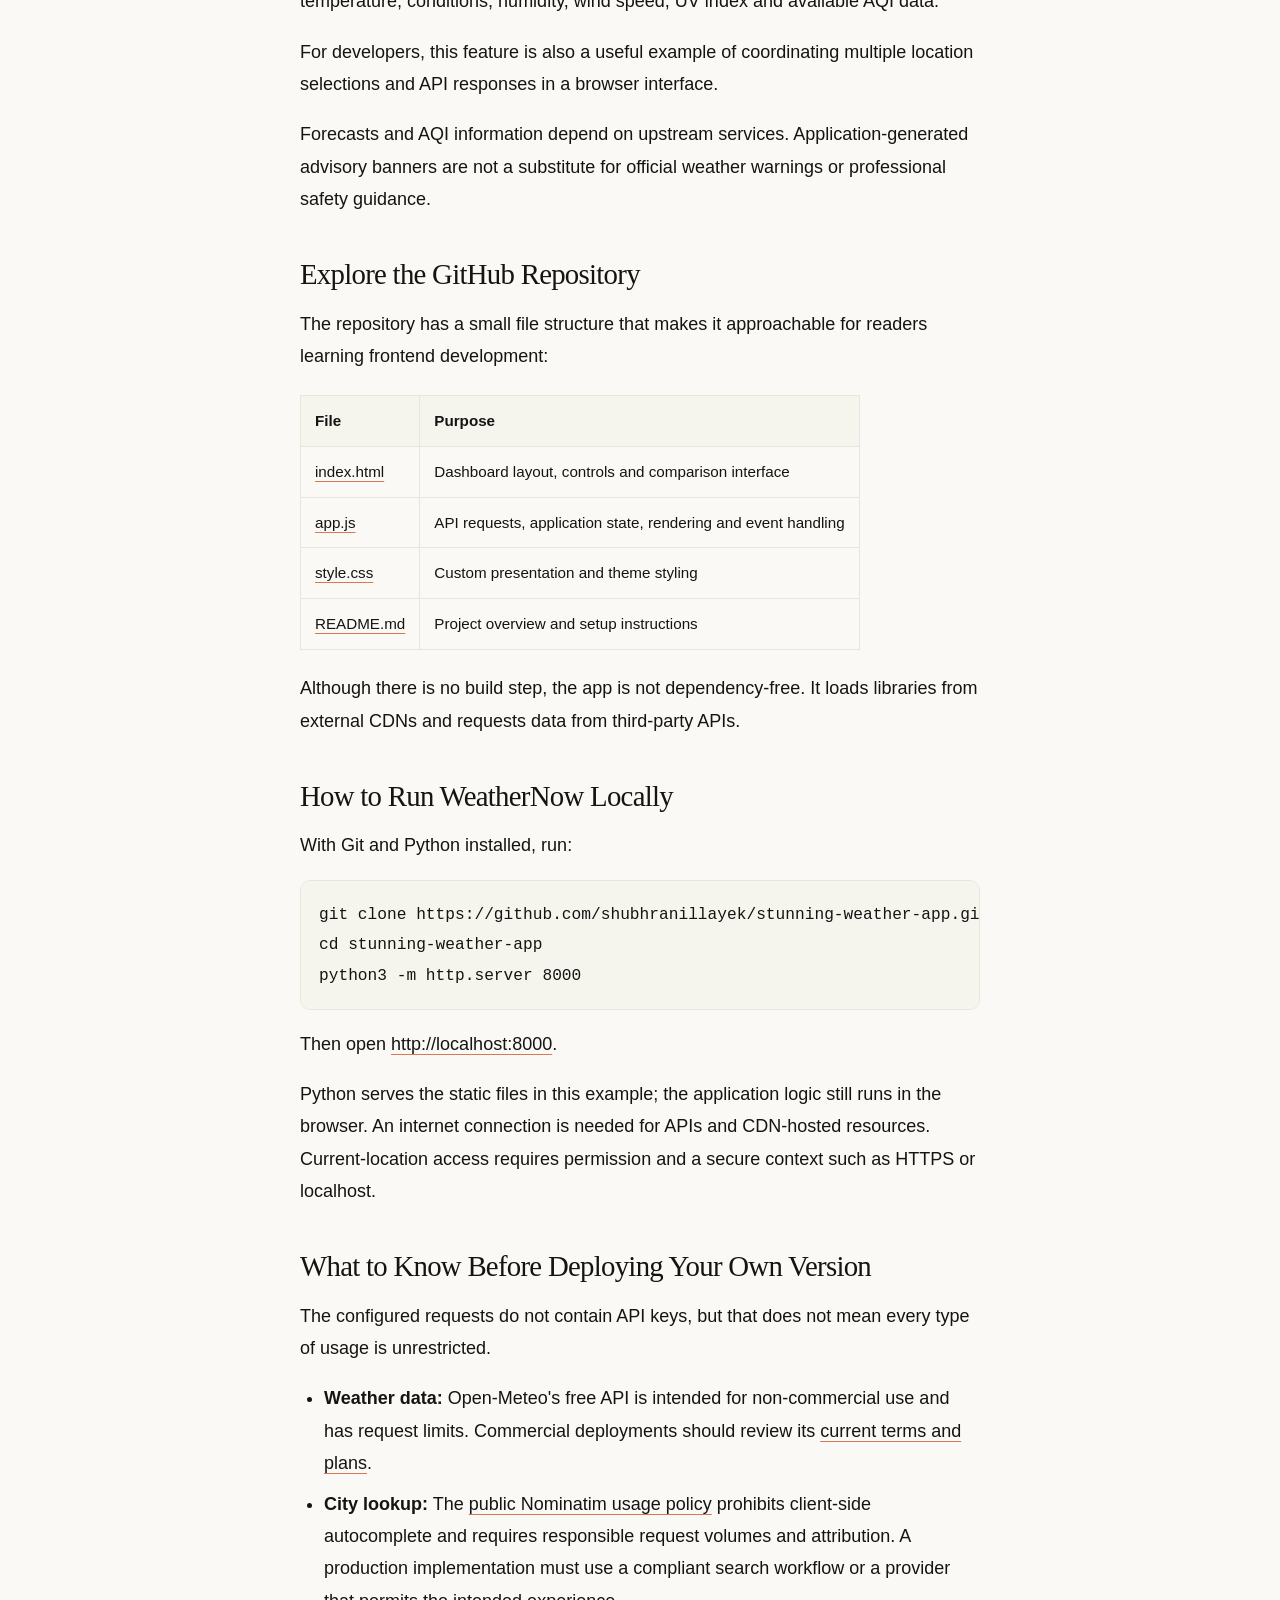
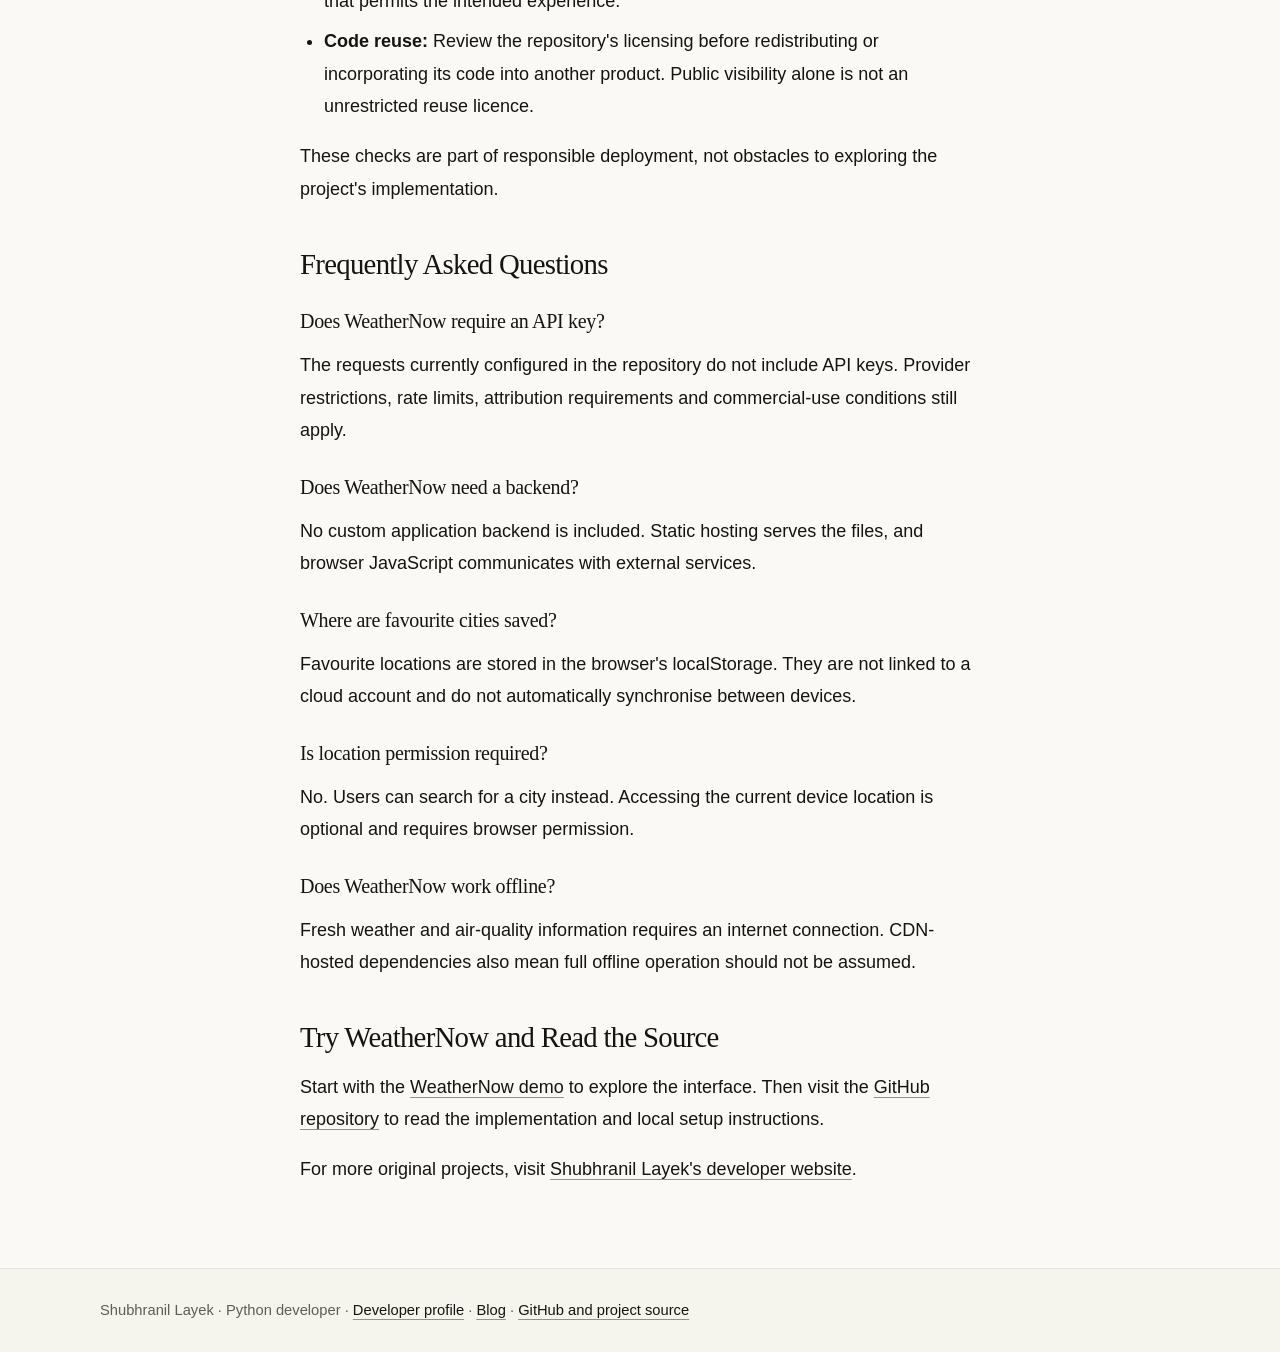
<file: blog/weathernow-javascript-weather-app-github/index.html>
<!doctype html>
<html lang="en">
<head>
<link rel="icon" href="/favicon.ico" sizes="any">
<link rel="icon" type="image/png" sizes="32x32" href="/favicon-32x32.png">
<link rel="icon" type="image/png" sizes="16x16" href="/favicon-16x16.png">
<link rel="apple-touch-icon" sizes="180x180" href="/apple-touch-icon.png">
<!-- Google tag (gtag.js) -->
<script async src="https://www.googletagmanager.com/gtag/js?id=G-BCCZHYBK0B"></script>
<script>
  window.dataLayer = window.dataLayer || [];
  function gtag(){dataLayer.push(arguments);}
  gtag('js', new Date());

  gtag('config', 'G-BCCZHYBK0B');
</script>

<meta charset="utf-8">
<meta name="viewport" content="width=device-width, initial-scale=1">
<script>(function(){try{var t=localStorage.getItem("theme");if(t!=="dark"&&t!=="light"){t=window.matchMedia("(prefers-color-scheme: dark)").matches?"dark":"light";}document.documentElement.dataset.theme=t;}catch(e){document.documentElement.dataset.theme="light";}})();</script>
<meta name="theme-color" content="#faf9f5">
<title>WeatherNow: JavaScript Weather App &amp; GitHub Repository</title>
<meta name="description" content="Explore WeatherNow by Shubhranil Layek: a JavaScript weather app with 7-day forecasts, AQI, city comparisons and a public GitHub repository.">
<meta name="author" content="Shubhranil Layek">
<link rel="canonical" href="https://shubhranillayek.github.io/blog/weathernow-javascript-weather-app-github/">
<link rel="stylesheet" href="https://shubhranillayek.github.io/blog/styles.css">
<meta property="og:type" content="article">
<meta property="og:title" content="WeatherNow: JavaScript Weather App &amp; GitHub Repository">
<meta property="og:description" content="Explore WeatherNow by Shubhranil Layek: a JavaScript weather app with 7-day forecasts, AQI, city comparisons and a public GitHub repository.">
<meta property="og:url" content="https://shubhranillayek.github.io/blog/weathernow-javascript-weather-app-github/">
<meta property="og:site_name" content="Shubhranil Layek">
<meta property="og:image" content="https://shubhranillayek.github.io/assets/img/weathernow.webp">
<meta property="og:image:width" content="1200">
<meta property="og:image:height" content="630">
<meta property="og:image:alt" content="WeatherNow: JavaScript Weather App — Shubhranil Layek">
<meta name="twitter:card" content="summary_large_image">
<meta name="twitter:image" content="https://shubhranillayek.github.io/assets/img/weathernow.webp">
<meta name="twitter:image:alt" content="WeatherNow: JavaScript Weather App — Shubhranil Layek">
<meta name="twitter:title" content="WeatherNow: JavaScript Weather App &amp; GitHub Repository">
<meta name="twitter:description" content="Explore WeatherNow by Shubhranil Layek: a JavaScript weather app with 7-day forecasts, AQI, city comparisons and a public GitHub repository.">
<meta property="article:published_time" content="2026-11-01T04:17:49Z">
<meta property="article:modified_time" content="2026-11-01T04:17:49Z">
<meta property="article:author" content="https://shubhranillayek.github.io/">
<script type="application/ld+json">{"@context":"https://schema.org","@graph":[{"@type":"WebPage","@id":"https://shubhranillayek.github.io/blog/weathernow-javascript-weather-app-github/#webpage","url":"https://shubhranillayek.github.io/blog/weathernow-javascript-weather-app-github/","name":"WeatherNow: JavaScript Weather App & GitHub Repository","description":"Explore WeatherNow by Shubhranil Layek: a JavaScript weather app with 7-day forecasts, AQI, city comparisons and a public GitHub repository.","mainEntity":{"@id":"https://shubhranillayek.github.io/blog/weathernow-javascript-weather-app-github/#article"},"isPartOf":{"@id":"https://shubhranillayek.github.io/#website"},"breadcrumb":{"@id":"https://shubhranillayek.github.io/blog/weathernow-javascript-weather-app-github/#breadcrumbs"},"inLanguage":"en"},{"@type":"BlogPosting","@id":"https://shubhranillayek.github.io/blog/weathernow-javascript-weather-app-github/#article","headline":"WeatherNow: A JavaScript Weather App with Forecasts, AQI and GitHub Source Code","description":"Explore WeatherNow by Shubhranil Layek: a JavaScript weather app with 7-day forecasts, AQI, city comparisons and a public GitHub repository.","url":"https://shubhranillayek.github.io/blog/weathernow-javascript-weather-app-github/","mainEntityOfPage":{"@id":"https://shubhranillayek.github.io/blog/weathernow-javascript-weather-app-github/#webpage"},"author":{"@id":"https://shubhranillayek.github.io/#shubhranil-layek"},"publisher":{"@id":"https://shubhranillayek.github.io/#shubhranil-layek"},"datePublished":"2026-11-01T04:17:49Z","dateModified":"2026-11-01T04:17:49Z","inLanguage":"en","articleSection":"Project walkthroughs","about":{"@type":"SoftwareApplication","name":"WeatherNow","url":"https://shubhranillayek.github.io/stunning-weather-app/"},"citation":["https://github.com/shubhranillayek/stunning-weather-app","https://open-meteo.com/en/terms","https://operations.osmfoundation.org/policies/nominatim/"]},{"@type":"Person","@id":"https://shubhranillayek.github.io/#shubhranil-layek","name":"Shubhranil Layek","url":"https://shubhranillayek.github.io/","sameAs":["https://github.com/shubhranillayek"]},{"@type":"BreadcrumbList","@id":"https://shubhranillayek.github.io/blog/weathernow-javascript-weather-app-github/#breadcrumbs","itemListElement":[{"@type":"ListItem","position":1,"name":"Home","item":"https://shubhranillayek.github.io/"},{"@type":"ListItem","position":2,"name":"Blog","item":"https://shubhranillayek.github.io/blog/"},{"@type":"ListItem","position":3,"name":"WeatherNow: JavaScript Weather App & GitHub Repository","item":"https://shubhranillayek.github.io/blog/weathernow-javascript-weather-app-github/"}]}]}</script>
</head>
<body>
<div class="scroll-progress" aria-hidden="true"><span id="scrollProgressBar"></span></div>
<a class="skip" href="#main">Skip to content</a>
<header><nav class="wrap" aria-label="Main navigation"><a href="https://shubhranillayek.github.io/">Shubhranil Layek</a><div class="navlinks"><a href="https://shubhranillayek.github.io/">Home</a><a href="https://shubhranillayek.github.io/blog/" aria-current="true">Blog</a><a href="https://shubhranillayek.github.io/#projects">Projects</a><a href="https://shubhranillayek.github.io/#contact">Contact</a><button class="theme-switch" type="button" role="switch" aria-checked="false" aria-label="Dark mode" title="Toggle dark mode"><span class="ts-knob"><svg class="ts-moon" viewBox="0 0 24 24" aria-hidden="true"><path d="M21 12.8A9 9 0 1 1 11.2 3a7 7 0 0 0 9.8 9.8z"/></svg><svg class="ts-sun" viewBox="0 0 24 24" aria-hidden="true"><circle cx="12" cy="12" r="4"/><path d="M12 2v2M12 20v2M4.9 4.9l1.4 1.4M17.7 17.7l1.4 1.4M2 12h2M20 12h2M4.9 19.1l1.4-1.4M17.7 6.3l1.4-1.4"/></svg></span></button></div></nav></header>
<main id="main" class="wrap blog-main"><article class="post">
<nav class="breadcrumbs" aria-label="Breadcrumb"><a href="https://shubhranillayek.github.io/">Home</a><span aria-hidden="true">/</span><a href="https://shubhranillayek.github.io/blog/">Blog</a><span aria-hidden="true">/</span><span>WeatherNow</span></nav>
<p class="eyebrow">Project walkthrough</p>
<p class="post-meta">Published <time datetime="2026-11-01T04:17:49Z">1 November 2026</time> &middot; 5 min read</p>
<h1>WeatherNow: A JavaScript Weather App with Forecasts, AQI and GitHub Source Code</h1>
<p><strong>By <a href="https://shubhranillayek.github.io/">Shubhranil Layek</a></strong></p><p><img src="../../assets/img/weathernow.webp" alt="WeatherNow project graphic — a weather and air-quality dashboard with hourly and 7-day forecasts, charts and city comparisons" width="1200" height="630" style="max-width:100%;height:auto;border-radius:10px"></p><aside class="tldr"><strong>TL;DR:</strong> WeatherNow is a JavaScript weather dashboard with current conditions, seven-day forecasts, air quality, temperature charts and side-by-side city comparisons, built on public APIs. The live demo and source code are linked below.</aside>
<p>WeatherNow is a browser-based JavaScript weather app that combines current conditions, seven-day forecasts, air quality, temperature charts and side-by-side city comparisons. Developed by Shubhranil Layek, it uses public APIs to turn weather data into an interactive dashboard.</p>
<p>You can <a href="https://shubhranillayek.github.io/stunning-weather-app/">explore the WeatherNow demo</a> or read its implementation in the <a href="https://github.com/shubhranillayek/stunning-weather-app">stunning-weather-app GitHub repository</a>.</p>
<h2>What Is WeatherNow?</h2>
<p>WeatherNow is a frontend weather dashboard built with HTML, vanilla JavaScript, Tailwind CSS and Chart.js. It does not include a custom application backend or require a frontend compilation step.</p>
<p>The application retrieves weather and air-quality information from Open-Meteo. Its interface lets users select locations, switch temperature units, compare cities and save favourite locations in their browser.</p>
<p>The repository is named <strong>stunning-weather-app</strong>, while the application is presented to users as <strong>WeatherNow</strong>. Both names refer to the same project.</p>
<h2>Key Features of the WeatherNow Weather App</h2>
<p>The <a href="https://github.com/shubhranillayek/stunning-weather-app/blob/main/README.md">project documentation</a> and <a href="https://github.com/shubhranillayek/stunning-weather-app/blob/main/app.js">JavaScript implementation</a> describe several practical dashboard features:</p>
<table>
<thead>
<tr>
  <th>Feature</th>
  <th>What it provides</th>
</tr>
</thead>
<tbody>
<tr>
  <td>Current conditions</td>
  <td>Temperature, feels-like temperature, humidity and wind information</td>
</tr>
<tr>
  <td>Seven-day forecast</td>
  <td>Daily high and low temperatures, condition icons and precipitation probability</td>
</tr>
<tr>
  <td>Air quality</td>
  <td>A US AQI value with a colour-coded summary badge when data is available</td>
</tr>
<tr>
  <td>Temperature charts</td>
  <td>Daily high and low temperature trends across the recent and forecast periods returned by the API</td>
</tr>
<tr>
  <td>City comparison</td>
  <td>Weather metrics displayed side by side for two selected locations</td>
</tr>
<tr>
  <td>Favourite cities</td>
  <td>Saved locations stored in the current browser</td>
</tr>
<tr>
  <td>Display options</td>
  <td>Celsius/Fahrenheit switching and light/dark themes</td>
</tr>
<tr>
  <td>Location and sharing</td>
  <td>Optional browser geolocation and weather-summary sharing, depending on browser support</td>
</tr>
</tbody>
</table>
<p>Together, these features provide multiple ways to explore weather information without leaving the application.</p>
<h2>How Does WeatherNow Get Its Weather Data?</h2>
<p>The application follows a straightforward data flow:</p>
<ol>
<li><strong>Select a location.</strong> Enter a city or optionally grant browser geolocation permission.</li>
<li><strong>Resolve coordinates.</strong> Location lookup provides the latitude and longitude needed for weather requests.</li>
<li><strong>Request data.</strong> JavaScript starts weather and air-quality requests together.</li>
<li><strong>Render the dashboard.</strong> The interface displays the available conditions, forecast cards, AQI summary and chart.</li>
</ol>
<p>Open-Meteo provides the weather and air-quality data. The current implementation also includes Nominatim city lookup and reverse-geocoding logic that tries BigDataCloud before a Nominatim fallback.</p>
<p>Weather data is requested when a location is loaded. The application should not be described as a continuously updating, second-by-second monitoring service.</p>
<h2>Compare Weather Between Two Cities</h2>
<p>WeatherNow includes a comparison interface for checking two locations together. Users select a city for each side, and the application displays metrics such as temperature, conditions, humidity, wind speed, UV index and available AQI data.</p>
<p>For developers, this feature is also a useful example of coordinating multiple location selections and API responses in a browser interface.</p>
<p>Forecasts and AQI information depend on upstream services. Application-generated advisory banners are not a substitute for official weather warnings or professional safety guidance.</p>
<h2>Explore the GitHub Repository</h2>
<p>The repository has a small file structure that makes it approachable for readers learning frontend development:</p>
<table>
<thead>
<tr>
  <th>File</th>
  <th>Purpose</th>
</tr>
</thead>
<tbody>
<tr>
  <td><a href="https://github.com/shubhranillayek/stunning-weather-app/blob/main/index.html">index.html</a></td>
  <td>Dashboard layout, controls and comparison interface</td>
</tr>
<tr>
  <td><a href="https://github.com/shubhranillayek/stunning-weather-app/blob/main/app.js">app.js</a></td>
  <td>API requests, application state, rendering and event handling</td>
</tr>
<tr>
  <td><a href="https://github.com/shubhranillayek/stunning-weather-app/blob/main/style.css">style.css</a></td>
  <td>Custom presentation and theme styling</td>
</tr>
<tr>
  <td><a href="https://github.com/shubhranillayek/stunning-weather-app/blob/main/README.md">README.md</a></td>
  <td>Project overview and setup instructions</td>
</tr>
</tbody>
</table>
<p>Although there is no build step, the app is not dependency-free. It loads libraries from external CDNs and requests data from third-party APIs.</p>
<h2>How to Run WeatherNow Locally</h2>
<p>With Git and Python installed, run:</p>
<pre><code class="language-bash">git clone https://github.com/shubhranillayek/stunning-weather-app.git
cd stunning-weather-app
python3 -m http.server 8000
</code></pre>
<p>Then open <a href="http://localhost:8000">http://localhost:8000</a>.</p>
<p>Python serves the static files in this example; the application logic still runs in the browser. An internet connection is needed for APIs and CDN-hosted resources. Current-location access requires permission and a secure context such as HTTPS or localhost.</p>
<h2>What to Know Before Deploying Your Own Version</h2>
<p>The configured requests do not contain API keys, but that does not mean every type of usage is unrestricted.</p>
<ul>
<li><strong>Weather data:</strong> Open-Meteo's free API is intended for non-commercial use and has request limits. Commercial deployments should review its <a href="https://open-meteo.com/en/terms">current terms and plans</a>.</li>
<li><strong>City lookup:</strong> The <a href="https://operations.osmfoundation.org/policies/nominatim/">public Nominatim usage policy</a> prohibits client-side autocomplete and requires responsible request volumes and attribution. A production implementation must use a compliant search workflow or a provider that permits the intended experience.</li>
<li><strong>Code reuse:</strong> Review the repository's licensing before redistributing or incorporating its code into another product. Public visibility alone is not an unrestricted reuse licence.</li>
</ul>
<p>These checks are part of responsible deployment, not obstacles to exploring the project's implementation.</p>
<h2>Frequently Asked Questions</h2>
<h3>Does WeatherNow require an API key?</h3>
<p>The requests currently configured in the repository do not include API keys. Provider restrictions, rate limits, attribution requirements and commercial-use conditions still apply.</p>
<h3>Does WeatherNow need a backend?</h3>
<p>No custom application backend is included. Static hosting serves the files, and browser JavaScript communicates with external services.</p>
<h3>Where are favourite cities saved?</h3>
<p>Favourite locations are stored in the browser's localStorage. They are not linked to a cloud account and do not automatically synchronise between devices.</p>
<h3>Is location permission required?</h3>
<p>No. Users can search for a city instead. Accessing the current device location is optional and requires browser permission.</p>
<h3>Does WeatherNow work offline?</h3>
<p>Fresh weather and air-quality information requires an internet connection. CDN-hosted dependencies also mean full offline operation should not be assumed.</p>
<h2>Try WeatherNow and Read the Source</h2>
<p>Start with the <a href="https://shubhranillayek.github.io/stunning-weather-app/">WeatherNow demo</a> to explore the interface. Then visit the <a href="https://github.com/shubhranillayek/stunning-weather-app">GitHub repository</a> to read the implementation and local setup instructions.</p>
<p>For more original projects, visit <a href="https://shubhranillayek.github.io/">Shubhranil Layek's developer website</a>.</p>

</article></main>
<footer><div class="wrap">Shubhranil Layek · Python developer · <a href="https://shubhranillayek.github.io/">Developer profile</a> · <a href="https://shubhranillayek.github.io/blog/">Blog</a> · <a href="https://github.com/shubhranillayek">GitHub and project source</a></div></footer>
<script>
(function(){
  var btn=document.querySelector(".theme-switch");
  if(!btn)return;
  var root=document.documentElement;
  function sync(){
    var d=root.dataset.theme==="dark";
    btn.setAttribute("aria-checked",d?"true":"false");
    var m=document.querySelector('meta[name="theme-color"]');
    if(m)m.setAttribute("content",d?"#1f1e1b":"#faf9f5");
  }
  sync();
  btn.addEventListener("click",function(e){
    var next=root.dataset.theme==="dark"?"light":"dark";
    function apply(){
      root.dataset.theme=next;
      try{localStorage.setItem("theme",next);}catch(_){}
      sync();
    }
    var reduced=window.matchMedia("(prefers-reduced-motion: reduce)").matches;
    if(document.startViewTransition&&!reduced){
      var x=e.clientX||window.innerWidth-70;
      var y=e.clientY||40;
      var r=Math.hypot(Math.max(x,window.innerWidth-x),Math.max(y,window.innerHeight-y));
      var vt=document.startViewTransition(apply);
      vt.ready.then(function(){
        root.animate(
          {clipPath:["circle(0px at "+x+"px "+y+"px)","circle("+r+"px at "+x+"px "+y+"px)"]},
          {duration:750,easing:"ease-in-out",pseudoElement:"::view-transition-new(root)"}
        );
      }).catch(function(){});
    }else{
      root.classList.add("theming");
      apply();
      setTimeout(function(){root.classList.remove("theming");},500);
    }
  });
})();
</script>
<script>
(function(){var bar=document.getElementById("scrollProgressBar");if(!bar)return;function upd(){var h=document.documentElement;var max=h.scrollHeight-h.clientHeight;bar.style.width=(max>0?(h.scrollTop/max)*100:0)+"%";}document.addEventListener("scroll",upd,{passive:true});upd();})();
</script>
</body>
</html>
</file>
